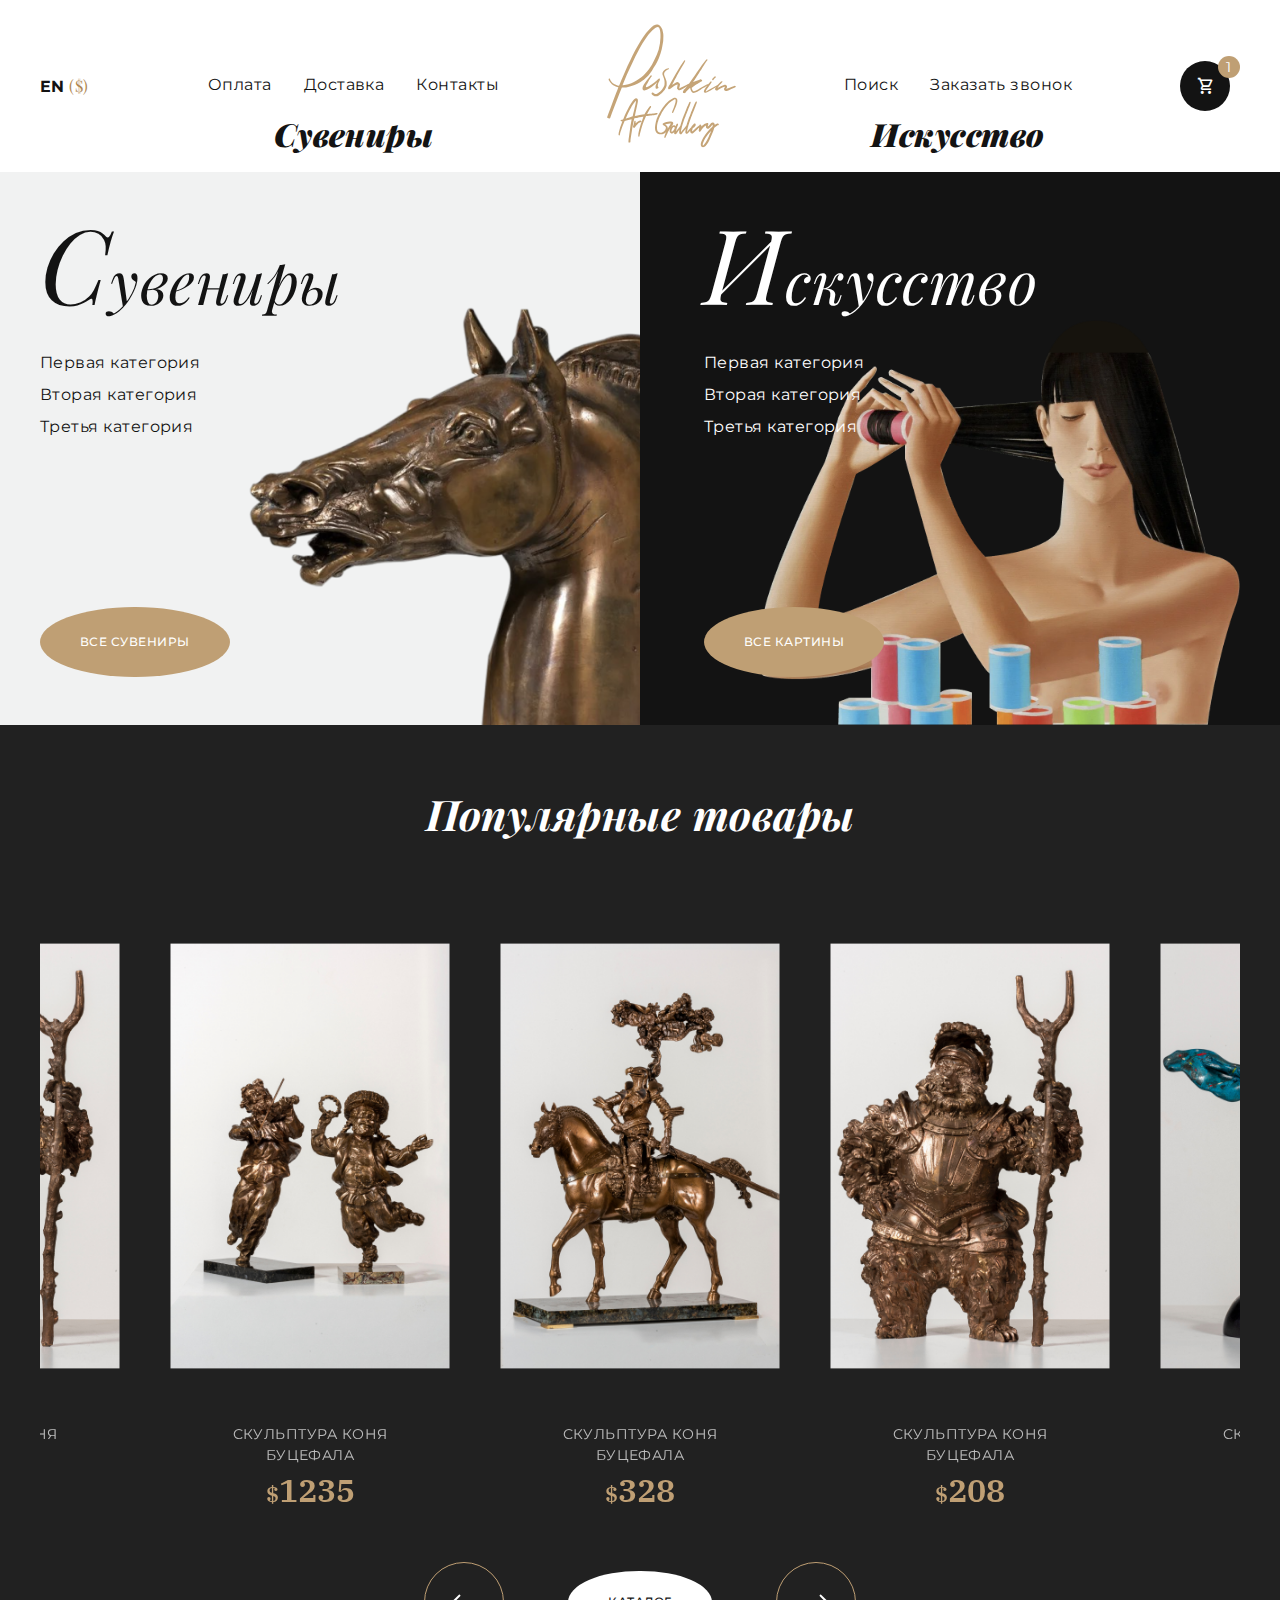
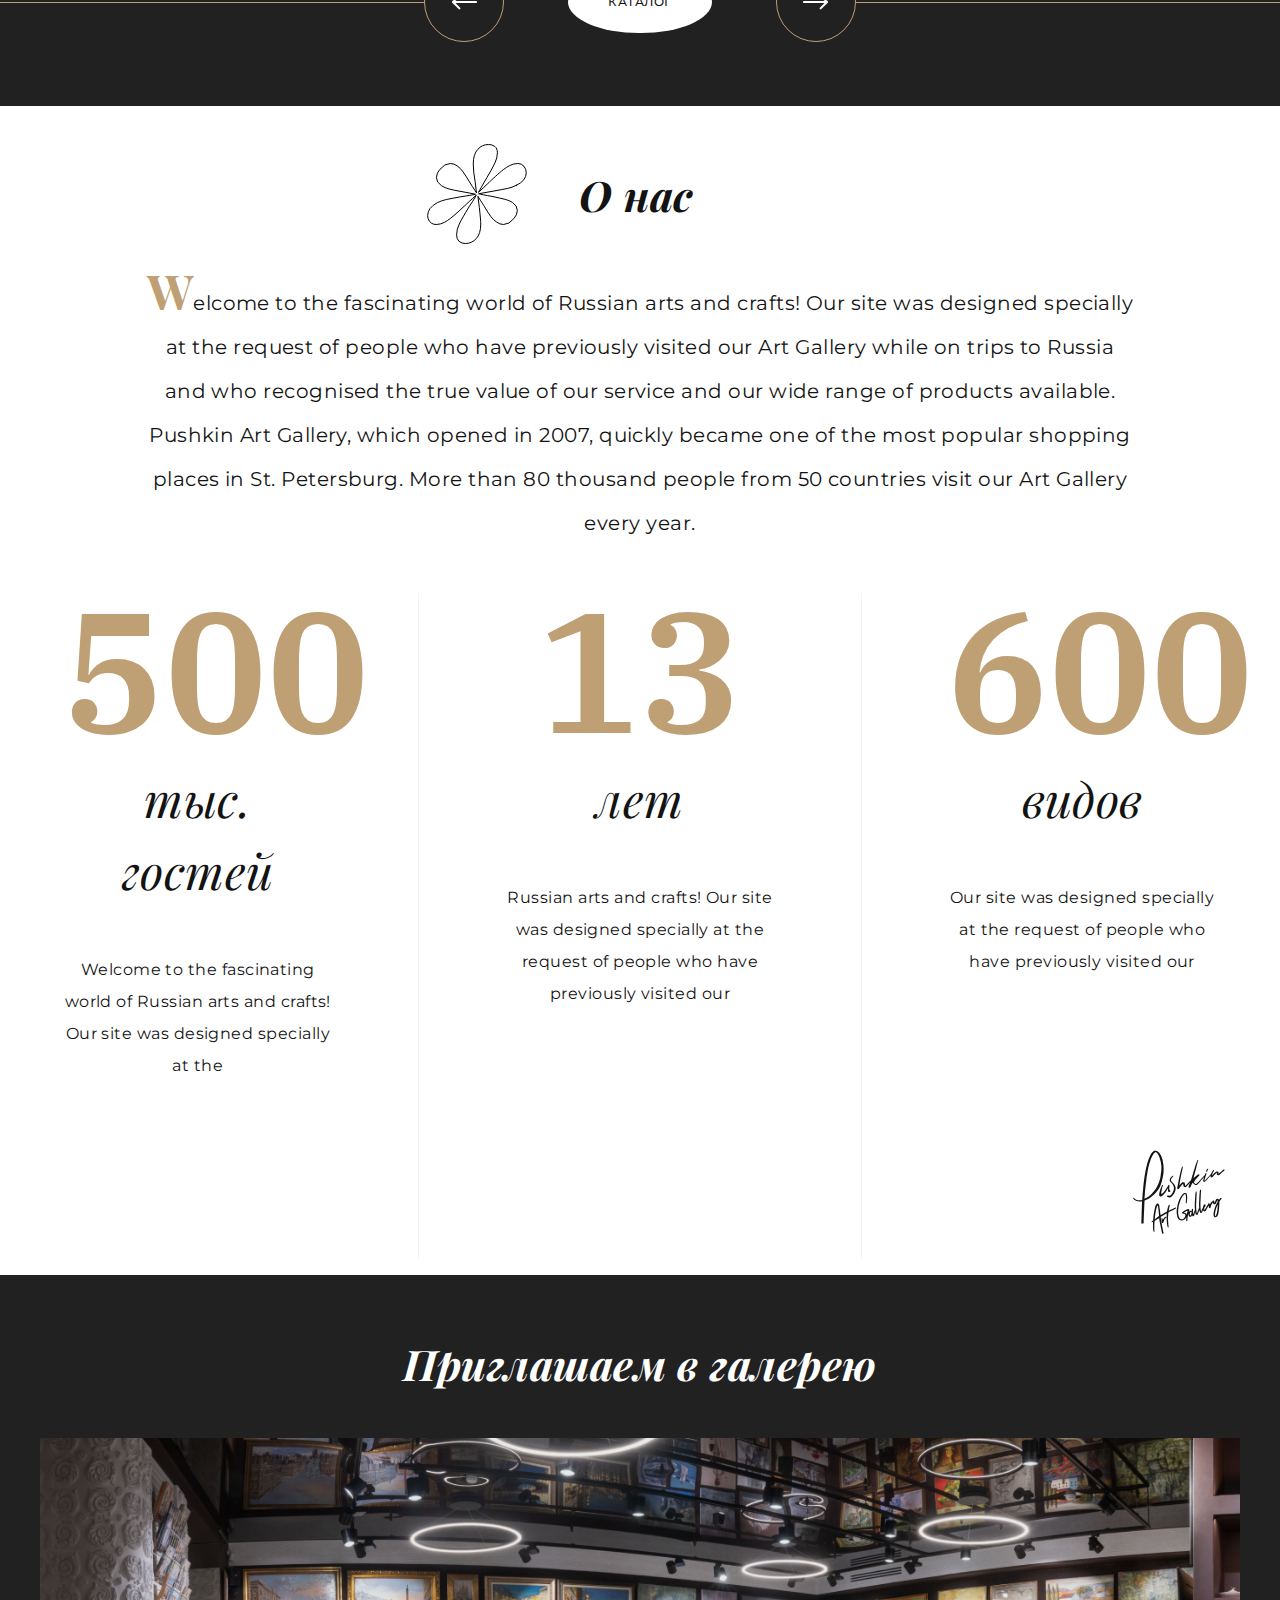
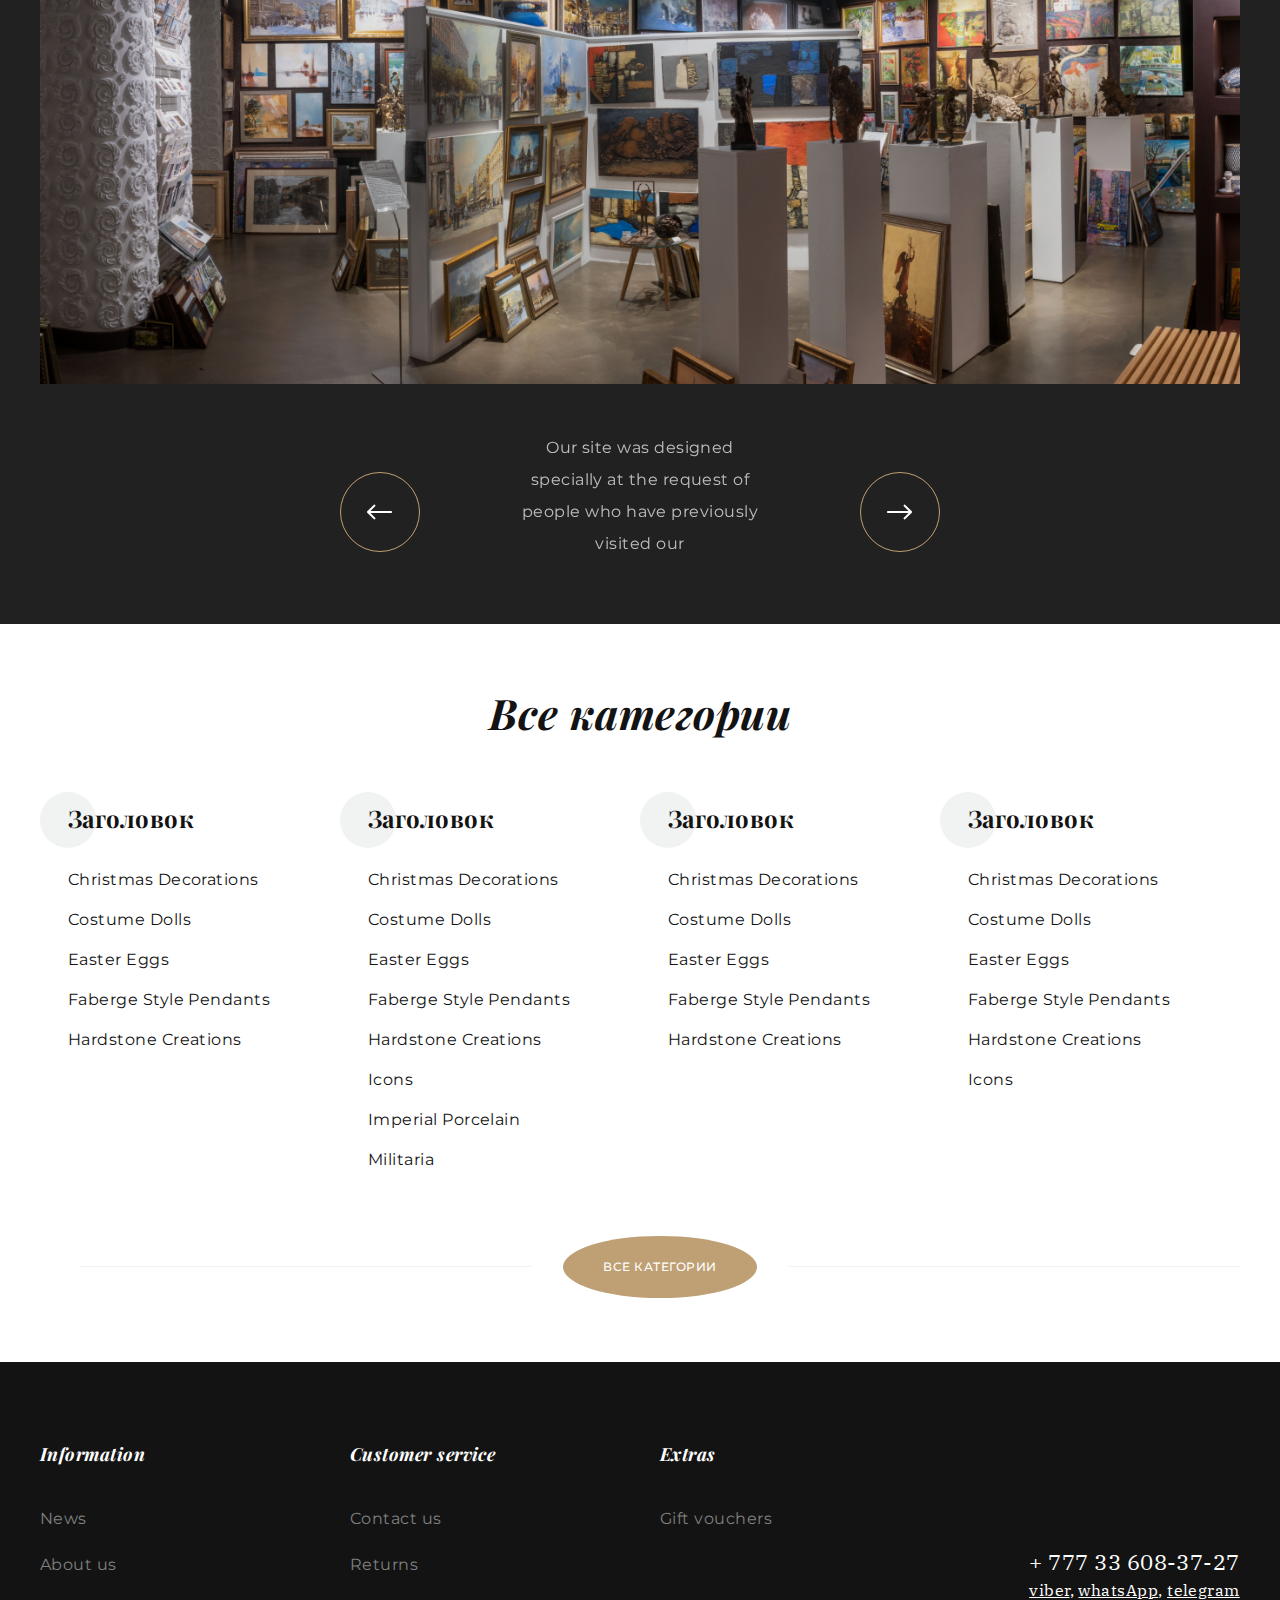
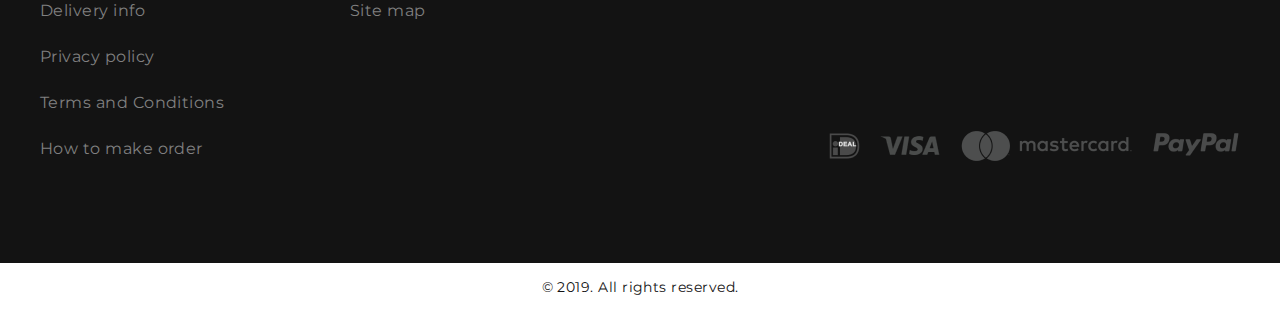
<file: index.html>
<!DOCTYPE html>
<html lang="en">
  <head>
    <title>Pushkin Art</title>
    <meta charset="utf-8"/>
    <meta name="description" content="Pushkin Art"/>
    <meta http-equiv="X-UA-Compatible" content="IE=edge"/>
    <meta name="viewport" content="width=device-width, initial-scale=1"/>
    <link href="https://fonts.googleapis.com/css?family=IBM+Plex+Serif:100,100i,200,200i,300,300i,400,400i,500,500i,600,600i,700,700i|Montserrat:100,100i,200,200i,300,300i,400,400i,500,500i,600,600i,700,700i,800,800i,900,900i|Playfair+Display:400,400i,500,500i,600,600i,700,700i,800,800i,900,900i&amp;display=swap&amp;subset=cyrillic,cyrillic-ext,latin-ext" rel="stylesheet"/>
    <link rel="stylesheet" href="css/main.css"/>
  </head>
  <body>
    <!-- header-->
    <div class="header">
      <div class="uk-container uk-container-large">
        <div class="header__main">
          <div class="header__burger uk-hidden@m" uk-toggle="target: #mobileMenu"><i class="icon-burger"></i></div><a class="header__language uk-visible@m" href="#"><b>En</b>
            <span>($)</span></a>
          <div class="header__menu uk-visible@m">
            <div class="header__menuTop"><a href="#">Оплата</a><a href="#">Доставка</a><a href="#">Контакты</a></div>
            <h3 class="uk-h2"><a href="souvenirs.html">Cувениры</a></h3>
          </div><a class="header__logo" href="/"><img src="img/logo.svg" alt=""/></a>
          <div class="header__menu uk-visible@m">
            <div class="header__menuTop"><a href="#" uk-toggle="target: #search">Поиск</a><a href="#" uk-toggle="target: #call">Заказать звонок</a></div>
            <h3 class="uk-h2"><a href="art.html">Искусство</a></h3>
          </div>
          <div class="header__cart"><a class="uk-button uk-button-secondary uk-border-circle" href="#" uk-toggle="target: #cart"><i class="icon-cart"></i></a><small class="uk-badge uk-position-top-right">1</small></div>
        </div>
      </div>
    </div>
    <!--./ header-->
    <!-- banners-->
    <section class="banners">
      <div class="uk-container uk-container-large">
        <div class="uk-grid uk-grid-collapse uk-flex-stretch">
          <div class="uk-width-1-2@m">
            <div class="banner banner__grey"><img class="banner__img uk-position-bottom-right" src="img/temp/banner1.png" alt=""/>
              <h2 class="banner__title">Сувениры</h2>
              <ul class="banner__nav uk-visible@s">
                <li><a href="souvenirs.html">Первая категория</a></li>
                <li><a href="souvenirs.html">Вторая категория</a></li>
                <li><a href="souvenirs.html">Третья категория</a></li>
              </ul><a class="uk-button uk-button-large uk-button-primary uk-border-circle" href="souvenirs.html" type="submit">Все сувениры</a>
            </div>
          </div>
          <div class="uk-width-1-2@m">
            <div class="banner banner__black"><img class="banner__img uk-position-bottom-right" src="img/temp/banner2.png" alt=""/>
              <h2 class="banner__title">Искусство</h2>
              <ul class="banner__nav uk-visible@s">
                <li><a href="art.html">Первая категория</a></li>
                <li><a href="art.html">Вторая категория</a></li>
                <li><a href="art.html">Третья категория</a></li>
              </ul><a class="uk-button uk-button-large uk-button-primary uk-border-circle" href="art.html" type="submit">Все картины</a>
            </div>
          </div>
        </div>
      </div>
    </section>
    <!--./ banners-->
    <!-- popular product-->
    <section class="section uk-background-secondary uk-light uk-overflow-hidden">
      <div class="uk-container uk-container-large">
        <div class="section__title">
          <h1>Популярные товары</h1>
        </div>
        <div class="poproduct" uk-slider="center: true">
          <div class="uk-slider-container">
            <ul class="uk-grid uk-grid-medium uk-slider-items">
              <li class="poproduct__item">
                <div class="poproduct__itemImg"><img src="img/temp/poproduct1.png" alt=""/></div>
                <div class="poproduct__itemInfo">
                  <div class="poproduct__itemTitle">Скульптура коня Буцефала</div>
                  <div class="poproduct__itemCost"><span>$</span><span>328</span></div>
                </div>
              </li>
              <li class="poproduct__item">
                <div class="poproduct__itemImg"><img src="img/temp/poproduct3.png" alt=""/></div>
                <div class="poproduct__itemInfo">
                  <div class="poproduct__itemTitle">Скульптура коня Буцефала</div>
                  <div class="poproduct__itemCost"><span>$</span><span>208</span></div>
                </div>
              </li>
              <li class="poproduct__item">
                <div class="poproduct__itemImg"><img src="img/temp/poproduct2.png" alt=""/></div>
                <div class="poproduct__itemInfo">
                  <div class="poproduct__itemTitle">Скульптура коня Буцефала</div>
                  <div class="poproduct__itemCost"><span>$</span><span>12248</span></div>
                </div>
              </li>
              <li class="poproduct__item">
                <div class="poproduct__itemImg"><img src="img/temp/poproduct3.png" alt=""/></div>
                <div class="poproduct__itemInfo">
                  <div class="poproduct__itemTitle">Скульптура коня Буцефала</div>
                  <div class="poproduct__itemCost"><span>$</span><span>3248</span></div>
                </div>
              </li>
              <li class="poproduct__item">
                <div class="poproduct__itemImg"><img src="img/temp/poproduct4.png" alt=""/></div>
                <div class="poproduct__itemInfo">
                  <div class="poproduct__itemTitle">Скульптура коня Буцефала</div>
                  <div class="poproduct__itemCost"><span>$</span><span>1235</span></div>
                </div>
              </li>
              <li class="poproduct__item">
                <div class="poproduct__itemImg"><img src="img/temp/poproduct1.png" alt=""/></div>
                <div class="poproduct__itemInfo">
                  <div class="poproduct__itemTitle">Скульптура коня Буцефала</div>
                  <div class="poproduct__itemCost"><span>$</span><span>328</span></div>
                </div>
              </li>
              <li class="poproduct__item">
                <div class="poproduct__itemImg"><img src="img/temp/poproduct3.png" alt=""/></div>
                <div class="poproduct__itemInfo">
                  <div class="poproduct__itemTitle">Скульптура коня Буцефала</div>
                  <div class="poproduct__itemCost"><span>$</span><span>208</span></div>
                </div>
              </li>
              <li class="poproduct__item">
                <div class="poproduct__itemImg"><img src="img/temp/poproduct2.png" alt=""/></div>
                <div class="poproduct__itemInfo">
                  <div class="poproduct__itemTitle">Скульптура коня Буцефала</div>
                  <div class="poproduct__itemCost"><span>$</span><span>12248</span></div>
                </div>
              </li>
              <li class="poproduct__item">
                <div class="poproduct__itemImg"><img src="img/temp/poproduct3.png" alt=""/></div>
                <div class="poproduct__itemInfo">
                  <div class="poproduct__itemTitle">Скульптура коня Буцефала</div>
                  <div class="poproduct__itemCost"><span>$</span><span>3248</span></div>
                </div>
              </li>
              <li class="poproduct__item">
                <div class="poproduct__itemImg"><img src="img/temp/poproduct4.png" alt=""/></div>
                <div class="poproduct__itemInfo">
                  <div class="poproduct__itemTitle">Скульптура коня Буцефала</div>
                  <div class="poproduct__itemCost"><span>$</span><span>1235</span></div>
                </div>
              </li>
            </ul>
          </div>
          <div class="poproduct__nav"><a href="#" uk-slider-item="previous"><i class="icon-arrow-left"></i></a><a class="uk-button uk-button-default uk-border-circle" href="souvenirs.html">Каталог</a><a href="#" uk-slider-item="next"><i class="icon-arrow-right"></i></a></div>
        </div>
      </div>
    </section>
    <!--./ popular product-->
    <!-- about us-->
    <section class="section uk-overflow-hidden">
      <div class="uk-container uk-container-large">
        <div class="section__title">
          <h1 class="section__titleDecor">О нас</h1>
        </div>
        <div class="uk-grid uk-flex-center">
          <div class="uk-width-5-6">
            <p class="intro">Welcome to the fascinating world of Russian arts and crafts! Our site was designed specially at the request of people who have previously visited our Art Gallery while on trips to Russia and who recognised the true value of our service and our wide range of products available. Pushkin Art Gallery, which opened in 2007, quickly became one of the most popular shopping places in St. Petersburg. More than 80 thousand people from 50 countries visit our Art Gallery every year.</p>
          </div>
        </div>
        <div class="uk-grid uk-flex-around uk-margin-remove-top">
          <div class="uk-width-1-1 uk-width-1-4@m">
            <div class="achievement">
              <div class="achievement__title"><span>500</span>тыс. гостей</div>
              <div class="achievement__text">Welcome to the fascinating world of Russian arts and crafts! Our site was designed specially at the</div>
            </div>
          </div>
          <div class="divider-vertical uk-visible@m"></div>
          <div class="uk-width-1-1 uk-width-1-4@m">
            <div class="achievement">
              <div class="achievement__title"><span>13</span>лет</div>
              <div class="achievement__text">Russian arts and crafts! Our site was designed specially at the request of people who have previously visited our</div>
            </div>
          </div>
          <div class="divider-vertical uk-visible@m"></div>
          <div class="uk-width-1-1 uk-width-1-4@m">
            <div class="achievement">
              <div class="achievement__title"><span>600</span>видов</div>
              <div class="achievement__text">Our site was designed specially at the request of people who have previously visited our</div>
            </div>
          </div>
          <div class="signature"><img src="img/temp/signature.svg" alt=""/></div>
        </div>
      </div>
    </section>
    <!--./ about us-->
    <!-- invitation to gallery-->
    <section class="section uk-background-secondary uk-light">
      <div class="uk-container uk-container-large">
        <div class="section__title">
          <h1>Приглашаем в галерею</h1>
        </div>
        <div class="gallery" uk-slider="clsActivated: uk-transition-active">
          <div class="uk-slider-container">
            <ul class="uk-slider-items uk-child-width-1-1">
              <li class="gallery__item">
                <div class="gallery__itemImg"><img src="img/temp/gallery.png" alt=""/></div>
                <div class="gallery__itemInfo">
                  <div class="uk-transition-slide-fade">Our site was designed specially at the request of people who have previously visited our</div>
                </div>
              </li>
              <li class="gallery__item">
                <div class="gallery__itemImg"><img src="img/temp/gallery.png" alt=""/></div>
                <div class="gallery__itemInfo">
                  <div class="uk-transition-slide-fade">Lorem ipsum dolor sit amet, consectetur adipisicing elit. Molestiae nulla doloribus</div>
                </div>
              </li>
              <li class="gallery__item">
                <div class="gallery__itemImg"><img src="img/temp/gallery.png" alt=""/></div>
                <div class="gallery__itemInfo">
                  <div class="uk-transition-slide-fade">Fuga minima est error adipisci, porro amet debitis, totam, blanditiis</div>
                </div>
              </li>
            </ul>
          </div>
          <div class="gallery__nav"><a href="#" uk-slider-item="previous"><i class="icon-arrow-left"></i></a><a href="#" uk-slider-item="next"><i class="icon-arrow-right"></i></a></div>
        </div>
      </div>
    </section>
    <!--./ invitation to gallery-->
    <!-- all categories-->
    <section class="section">
      <div class="uk-container uk-container-large">
        <div class="section__title">
          <h1>Все категории</h1>
        </div>
        <div class="allcats">
          <div class="uk-grid uk-child-width-1-4@l">
            <ul uk-accordion="uk-accordion">
              <li class="allcats__box">
                <div class="allcats__title uk-accordion-title">
                  <h3>Заголовок</h3><i class="icon-chevron-bottom-big uk-position-right uk-hidden@s"></i>
                </div>
                <ul class="uk-accordion-content uk-grid uk-grid-collapse uk-child-width-1-1@l uk-child-width-1-3@s">
                  <li><a href="#">Christmas Decorations</a></li>
                  <li><a href="#">Costume Dolls</a></li>
                  <li><a href="#">Easter Eggs</a></li>
                  <li><a href="#">Faberge Style Pendants</a></li>
                  <li><a href="#">Hardstone Creations</a></li>
                </ul>
              </li>
            </ul>
            <ul uk-accordion="uk-accordion">
              <li class="allcats__box">
                <div class="allcats__title uk-accordion-title">
                  <h3>Заголовок</h3><i class="icon-chevron-bottom-big uk-position-right uk-hidden@s"></i>
                </div>
                <ul class="uk-accordion-content uk-grid uk-grid-collapse uk-child-width-1-1@l uk-child-width-1-3@s">
                  <li><a href="#">Christmas Decorations</a></li>
                  <li><a href="#">Costume Dolls</a></li>
                  <li><a href="#">Easter Eggs</a></li>
                  <li><a href="#">Faberge Style Pendants</a></li>
                  <li><a href="#">Hardstone Creations</a></li>
                  <li><a href="#">Icons</a></li>
                  <li><a href="#">Imperial Porcelain</a></li>
                  <li><a href="#">Militaria</a></li>
                </ul>
              </li>
            </ul>
            <ul uk-accordion="uk-accordion">
              <li class="allcats__box">
                <div class="allcats__title uk-accordion-title">
                  <h3>Заголовок</h3><i class="icon-chevron-bottom-big uk-position-right uk-hidden@s"></i>
                </div>
                <ul class="uk-accordion-content uk-grid uk-grid-collapse uk-child-width-1-1@l uk-child-width-1-3@s">
                  <li><a href="#">Christmas Decorations</a></li>
                  <li><a href="#">Costume Dolls</a></li>
                  <li><a href="#">Easter Eggs</a></li>
                  <li><a href="#">Faberge Style Pendants</a></li>
                  <li><a href="#">Hardstone Creations</a></li>
                </ul>
              </li>
            </ul>
            <ul uk-accordion="uk-accordion">
              <li class="allcats__box">
                <div class="allcats__title uk-accordion-title">
                  <h3>Заголовок</h3><i class="icon-chevron-bottom-big uk-position-right uk-hidden@s"></i>
                </div>
                <ul class="uk-accordion-content uk-grid uk-grid-collapse uk-child-width-1-1@l uk-child-width-1-3@s">
                  <li><a href="#">Christmas Decorations</a></li>
                  <li><a href="#">Costume Dolls</a></li>
                  <li><a href="#">Easter Eggs</a></li>
                  <li><a href="#">Faberge Style Pendants</a></li>
                  <li><a href="#">Hardstone Creations</a></li>
                  <li><a href="#">Icons</a></li>
                </ul>
              </li>
            </ul>
          </div>
          <div class="allcats__btn">
            <div></div><a class="uk-button uk-button-primary uk-border-circle" href="#">Все категории</a>
            <div></div>
          </div>
        </div>
      </div>
    </section>
    <!--./ all categories-->
    <!-- footer-->
    <div class="footer">
      <div class="footer__top">
        <div class="uk-container uk-container-large">
          <div class="uk-grid">
            <div class="uk-width-1-3@s uk-width-1-4@m">
              <ul class="footer__menu" uk-accordion="uk-accordion">
                <li>
                  <h4 class="uk-accordion-title">Information<i class="icon-chevron-bottom-big uk-position-right uk-hidden@s"></i></h4>
                  <ul class="uk-accordion-content">
                    <li><a href="#">News</a></li>
                    <li><a href="#">About us</a></li>
                    <li><a href="#">Delivery info</a></li>
                    <li><a href="#">Privacy policy</a></li>
                    <li><a href="#">Terms and Conditions</a></li>
                    <li><a href="#">How to make order</a></li>
                  </ul>
                </li>
              </ul>
            </div>
            <div class="uk-width-1-3@s uk-width-1-4@m">
              <ul class="footer__menu" uk-accordion="uk-accordion">
                <li>
                  <h4 class="uk-accordion-title">Customer service<i class="icon-chevron-bottom-big uk-position-right uk-hidden@s"></i></h4>
                  <ul class="uk-accordion-content">
                    <li><a href="#">Contact us</a></li>
                    <li><a href="#">Returns</a></li>
                    <li><a href="#">Site map</a></li>
                  </ul>
                </li>
              </ul>
            </div>
            <div class="uk-width-1-3@s uk-width-1-6@m">
              <ul class="footer__menu" uk-accordion="uk-accordion">
                <li>
                  <h4 class="uk-accordion-title">Extras<i class="icon-chevron-bottom-big uk-position-right uk-hidden@s"></i></h4>
                  <ul class="uk-accordion-content">
                    <li><a href="#">Gift vouchers</a></li>
                  </ul>
                </li>
              </ul>
            </div>
            <div class="uk-flex uk-flex-column uk-flex-bottom uk-flex-center uk-width-1-1@s uk-width-1-3@m">
              <div class="footer__contacts"><a class="footer__phone" href="tel: +777336083727">+ 777 33 608-37-27</a>
                <div class="footer__social"><a href="#">viber</a>,
                  <a href="#">whatsApp</a>,
                  <a href="#">telegram</a>
                </div>
              </div>
              <div class="footer__payment"><img src="img/ideal.png" alt=""/><img src="img/visa.png" alt=""/><img src="img/mastercard.png" alt=""/><img src="img/paypal.png" alt=""/></div>
            </div>
          </div>
        </div>
      </div>
      <div class="footer__copyright">
        <div class="uk-container uk-container-large"><span>© 2019. All rights reserved.</span></div>
      </div>
    </div>
    <!--./ footer-->
    <!-- modal-->
    <div class="uk-modal-full burgerToggle" id="mobileMenu" uk-modal="uk-modal">
      <div class="uk-modal-dialog">
        <div class="mobileMenu">
          <div class="uk-container uk-container-large">
            <div class="mobileMenu__topBlock">
              <div><a class="uk-h2" href="#">Cувениры</a></div>
              <div><a class="uk-h2" href="#">Искусство</a></div>
            </div>
            <hr/>
            <div class="mobileMenu__block">
              <div><a href="#" uk-toggle="target: #search">Поиск</a></div>
              <div><a href="#" uk-toggle="target: #call">Заказать звонок</a></div>
            </div>
            <div class="mobileMenu__block">
              <div><a href="#">Оплата</a></div>
              <div><a href="#">Доставка</a></div>
              <div><a href="#">Контакты</a></div>
            </div>
            <div class="mobileMenu__language"><b>En</b>
              <span>($)</span>
            </div>
          </div>
        </div>
      </div>
    </div>
    <div class="uk-modal-full" id="search" uk-modal="uk-modal">
      <div class="uk-modal-dialog">
        <div class="uk-modal-body">
          <div class="uk-container uk-container-large">
            <div class="uk-grid uk-flex-center">
              <div class="uk-width-1-1">
                <button class="uk-modal-close-default uk-close-large" type="button" uk-close="uk-close"></button>
              </div>
              <div class="uk-width-1-1 uk-width-3-4@s">
                <form class="uk-search uk-width-1-1"><a class="uk-search-icon-flip" href="" uk-search-icon=""></a>
                  <input class="uk-search-input" type="search" placeholder="ПОИСК"/>
                </form>
              </div>
            </div>
          </div>
        </div>
      </div>
    </div>
    <div id="costrequest" uk-modal="uk-modal">
      <div class="uk-modal-dialog uk-margin-auto-vertical uk-border-rounded">
        <div class="uk-modal-body">
          <button class="uk-modal-close-default uk-close-large" type="button" uk-close="uk-close"></button>
          <div class="uk-container uk-container-large">
            <h3 class="uk-h2 uk-text-center">Запросить стоимость</h3>
            <form class="uk-margin-auto uk-width-3-4@m" action="#" method="POST">
              <div class="uk-margin">
                <input class="uk-input" name="Имя" type="text" placeholder="Имя Фамилия" required=""/>
              </div>
              <div class="uk-margin">
                <input class="phone uk-input" name="Телефон" type="tel" placeholder="+375(__) ___-__-__" minlength="9" maxlength="18" required=""/>
              </div>
              <div class="uk-margin">
                <input class="uk-checkbox" id="check3" type="checkbox" checked="" value="да"/>
                <label class="uk-text-small" for="check1">
                   Отправляя сообщение вы даете согласие на обработку
                  
                  <a href="#">персональных данных</a>
                </label>
              </div>
              <div class="uk-margin uk-text-center">
                <button class="uk-button uk-button-large uk-button-primary uk-border-circle" type="submit">Запросить</button>
              </div>
            </form>
          </div>
        </div>
      </div>
    </div>
    <div id="call" uk-modal="uk-modal">
      <div class="uk-modal-dialog uk-margin-auto-vertical uk-border-rounded">
        <div class="uk-modal-body">
          <button class="uk-modal-close-default uk-close-large" type="button" uk-close="uk-close"></button>
          <div class="uk-container uk-container-large">
            <h3 class="uk-h2 uk-text-center">Заказать звонок</h3>
            <form class="uk-margin-auto uk-width-3-4@m" action="#" method="POST">
              <div class="uk-margin">
                <input class="uk-input" name="Имя" type="text" placeholder="Имя Фамилия" required=""/>
              </div>
              <div class="uk-margin">
                <input class="uk-input" name="E-mail" type="email" placeholder="Ваш e-mail" required=""/>
              </div>
              <div class="uk-margin">
                <input class="phone uk-input" name="Телефон" type="tel" placeholder="+375(__) ___-__-__" minlength="9" maxlength="18" required=""/>
              </div>
              <div class="uk-margin">
                <input class="uk-checkbox" id="check1" type="checkbox" checked="" value="да"/>
                <label class="uk-text-small" for="check1">
                   Отправляя сообщение вы даете согласие на обработку
                  
                  <a href="#">персональных данных</a>
                </label>
              </div>
              <div class="uk-margin uk-text-center">
                <button class="uk-button uk-button-large uk-button-primary uk-border-circle" type="submit">Запросить</button>
              </div>
            </form>
          </div>
        </div>
      </div>
    </div>
    <div class="cart uk-modal" id="cart" uk-modal="uk-modal">
      <div class="uk-modal-dialog uk-margin-auto-vertical uk-border-rounded">
        <div class="uk-modal-body">
          <div class="uk-container uk-container-large">
            <form action="payment.html">
              <button class="uk-modal-close-default uk-close-large" type="button" uk-close="uk-close"></button>
              <h3 class="uk-h2 uk-text-left@m uk-text-center">Корзина</h3>
              <div uk-overflow-auto="uk-overflow-auto">
                <div class="cart__body">
                  <div class="cart__product">
                    <div class="cart__productImg"><img src="img/temp/poproduct1.png" alt=""/></div>
                    <div class="cart__productInfo">
                      <div class="cart__productTitle">Скульптура коня Буцефала</div>
                      <div class="cart__productText">Pavel Shevchenko, «Babylon Bull», bronze, 2010 7,65кг, 39-24-14см</div>
                      <div class="cart__productControls">
                        <div class="plusminus cart__productCount">
                          <button class="minus uk-button" type="button"><i class="icon-minus"></i></button>
                          <input type="text" size="2" value="1" disabled="disabled"/>
                          <button class="plus uk-button" type="button"><i class="icon-plus"></i></button>
                        </div><a class="cart__productBtn" href="#">Remove</a>
                      </div>
                    </div>
                  </div>
                  <div class="cart__product">
                    <div class="cart__productImg"><img src="img/temp/poproduct2.png" alt=""/></div>
                    <div class="cart__productInfo">
                      <div class="cart__productTitle">Скульптура коня Буцефала</div>
                      <div class="cart__productText">Pavel Shevchenko, «Babylon Bull», bronze, 2010 7,65кг, 39-24-14см</div>
                      <div class="cart__productControls">
                        <div class="plusminus cart__productCount">
                          <button class="minus uk-button" type="button"><i class="icon-minus"></i></button>
                          <input type="text" size="2" value="1" disabled="disabled"/>
                          <button class="plus uk-button" type="button"><i class="icon-plus"></i></button>
                        </div><a class="cart__productBtn" href="#">Remove</a>
                      </div>
                    </div>
                  </div>
                  <div class="cart__product">
                    <div class="cart__productImg"><img src="img/temp/poproduct3.png" alt=""/></div>
                    <div class="cart__productInfo">
                      <div class="cart__productTitle">Скульптура коня Буцефала</div>
                      <div class="cart__productText">Pavel Shevchenko, «Babylon Bull», bronze, 2010 7,65кг, 39-24-14см</div>
                      <div class="cart__productControls">
                        <div class="plusminus cart__productCount">
                          <button class="minus uk-button" type="button"><i class="icon-minus"></i></button>
                          <input type="text" size="2" value="1" disabled="disabled"/>
                          <button class="plus uk-button" type="button"><i class="icon-plus"></i></button>
                        </div><a class="cart__productBtn" href="#">Remove</a>
                      </div>
                    </div>
                  </div>
                  <div class="cart__product">
                    <div class="cart__productImg"><img src="img/temp/poproduct4.png" alt=""/></div>
                    <div class="cart__productInfo">
                      <div class="cart__productTitle">Скульптура коня Буцефала</div>
                      <div class="cart__productText">Pavel Shevchenko, «Babylon Bull», bronze, 2010 7,65кг, 39-24-14см</div>
                      <div class="cart__productControls">
                        <div class="plusminus cart__productCount">
                          <button class="minus uk-button" type="button"><i class="icon-minus"></i></button>
                          <input type="text" size="2" value="1" disabled="disabled"/>
                          <button class="plus uk-button" type="button"><i class="icon-plus"></i></button>
                        </div><a class="cart__productBtn" href="#">Remove</a>
                      </div>
                    </div>
                  </div>
                </div>
              </div>
              <div class="cart__footer">
                <div class="cart__footerInfo"><b>Всего:</b>
                  <div class="cart__footerCost"><span>$</span><span>3248</span></div>
                </div>
                <button class="uk-button uk-button-secondary" type="submit">Checkout</button>
              </div>
            </form>
          </div>
        </div>
      </div>
    </div>
    <!--./ modal-->
    <!--scripts-->
    <script src="js/uikit.min.js"></script>
    <script src="js/imask.min.js"></script>
    <script src="js/main.min.js"></script>
    <!--./ scripts-->
  </body>
</html>
</file>
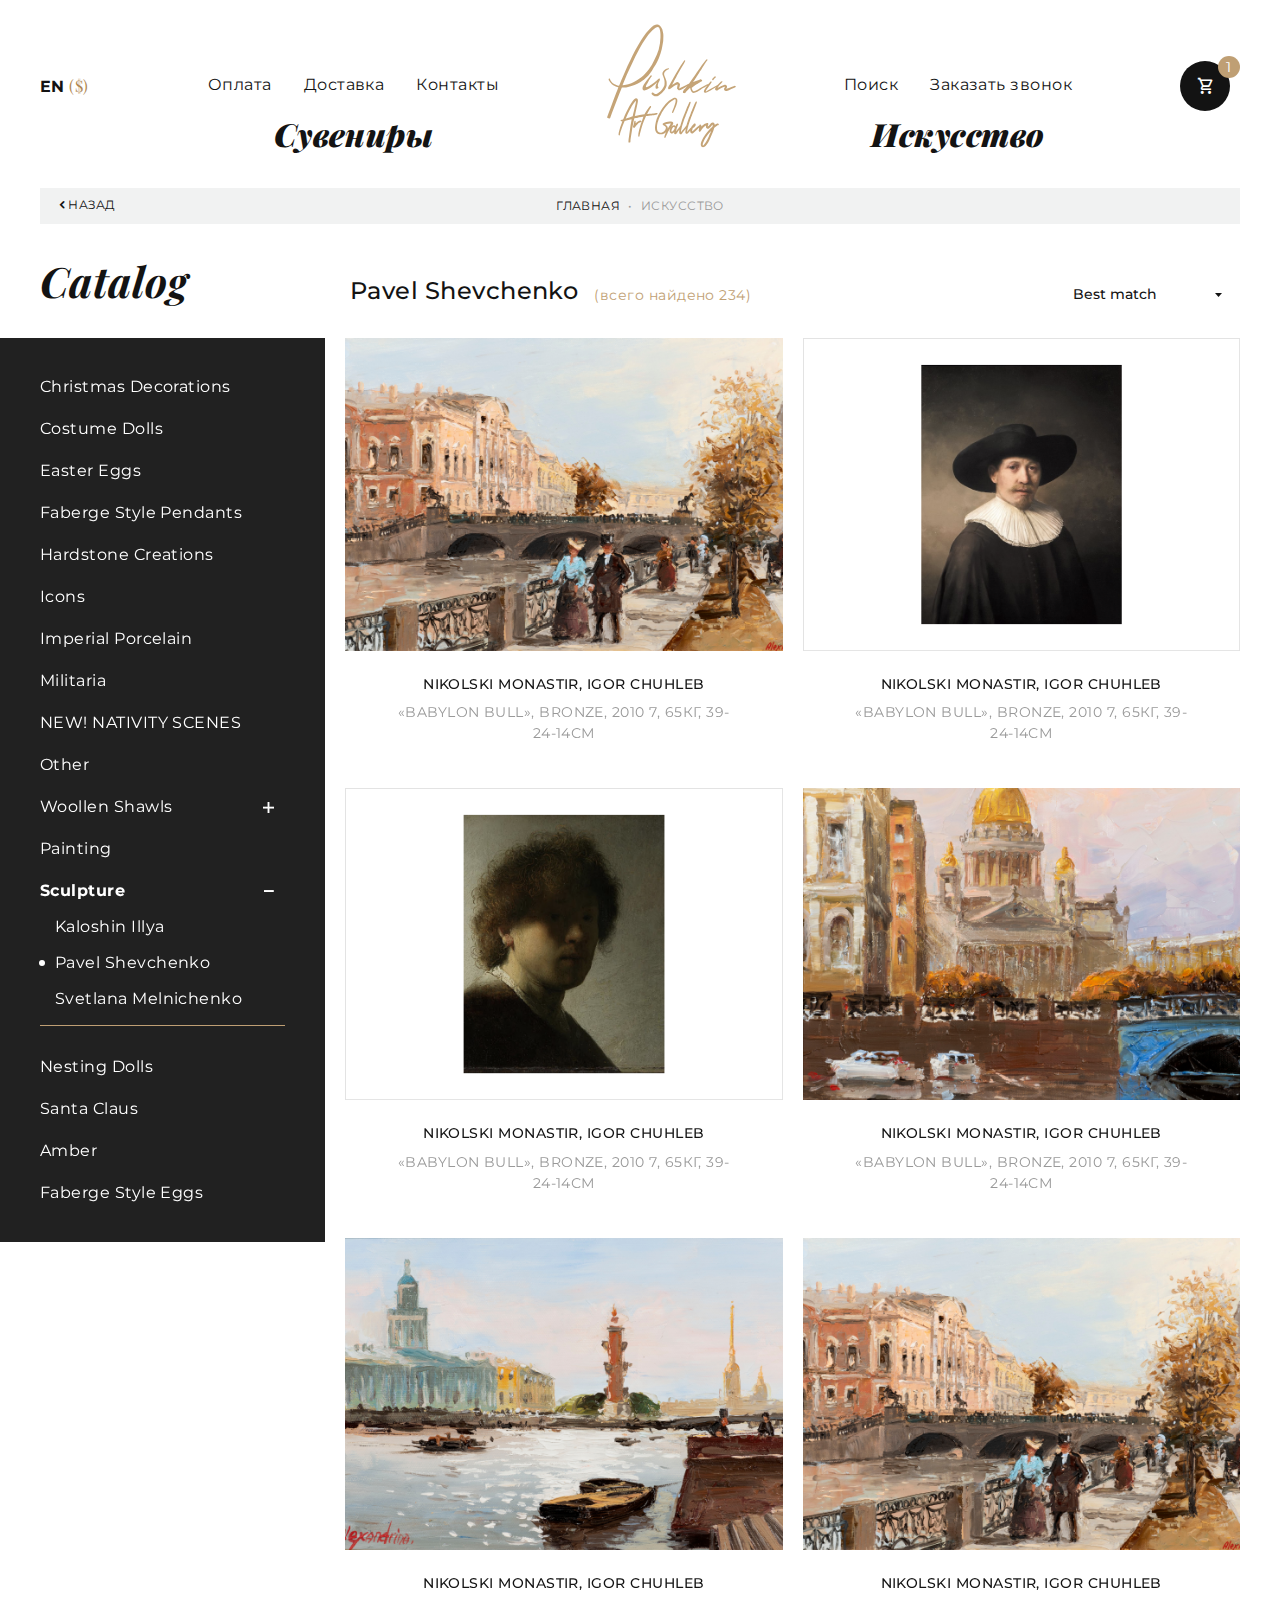
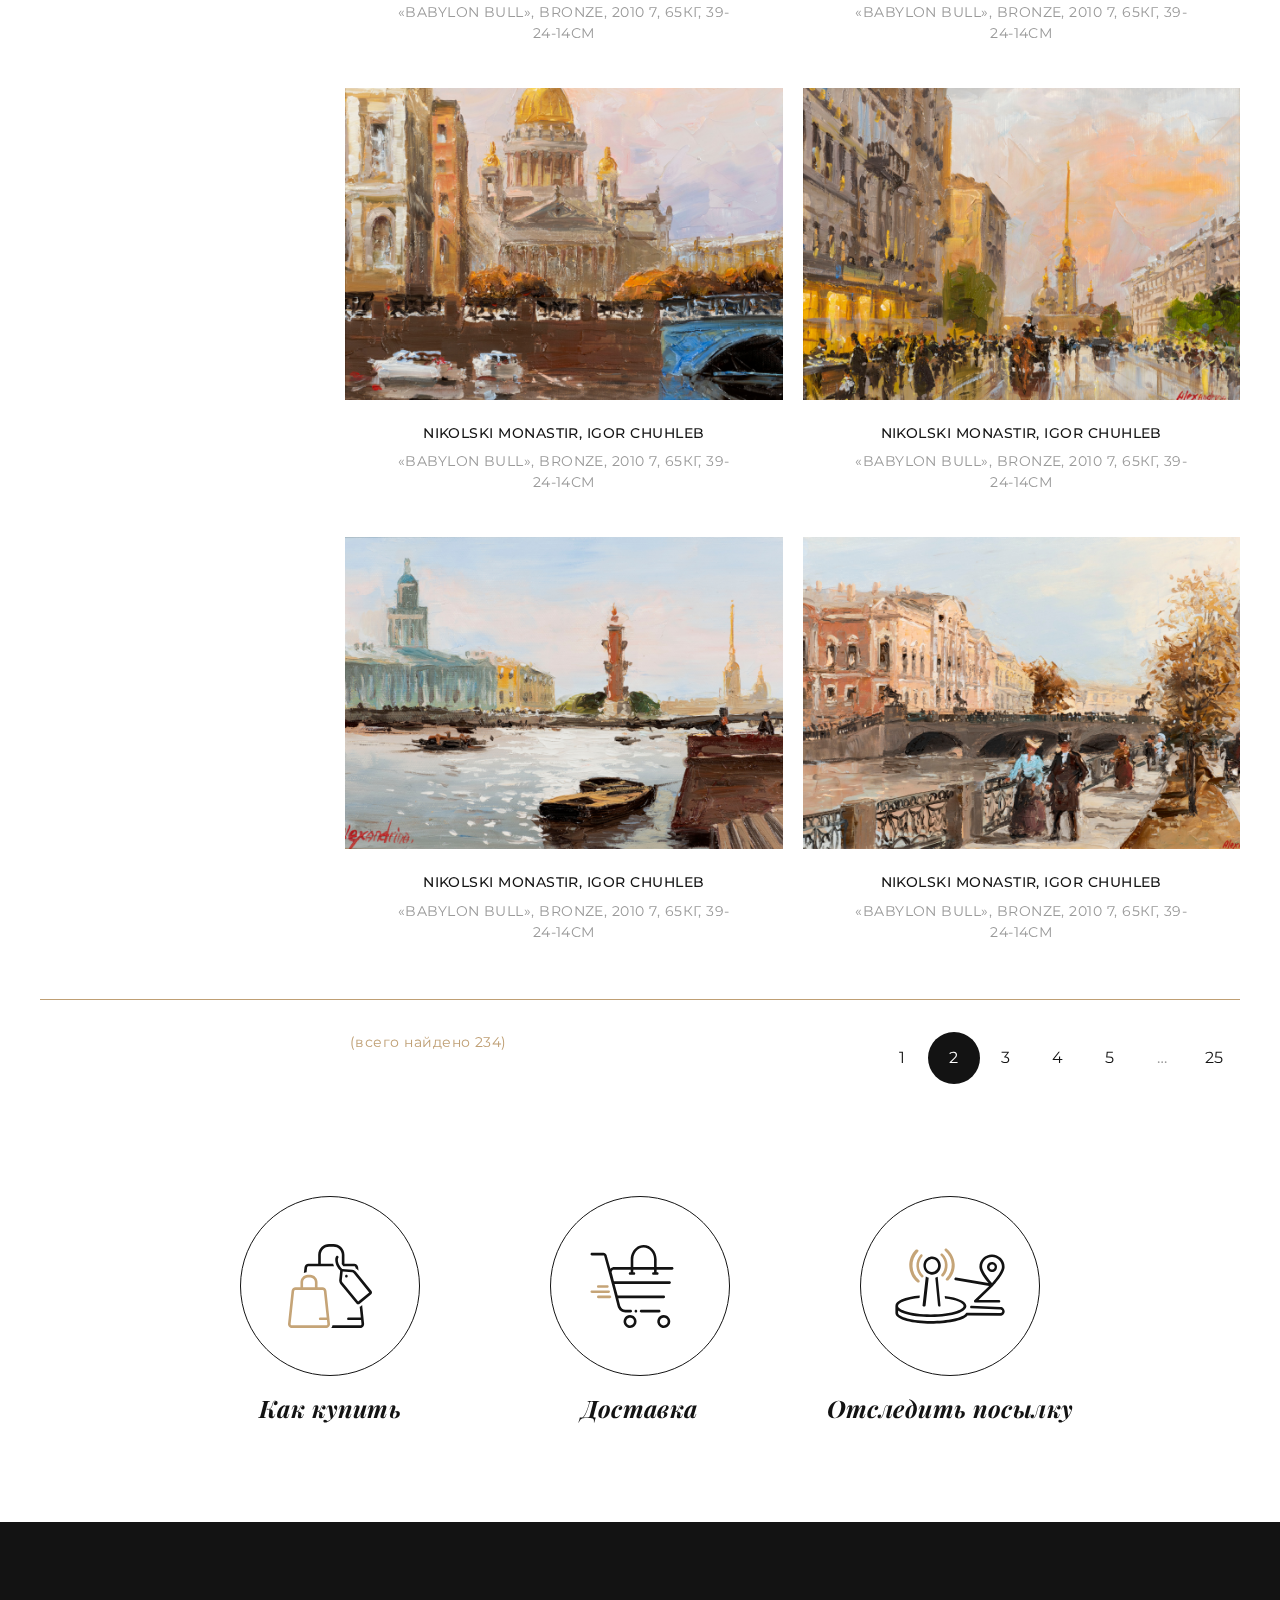
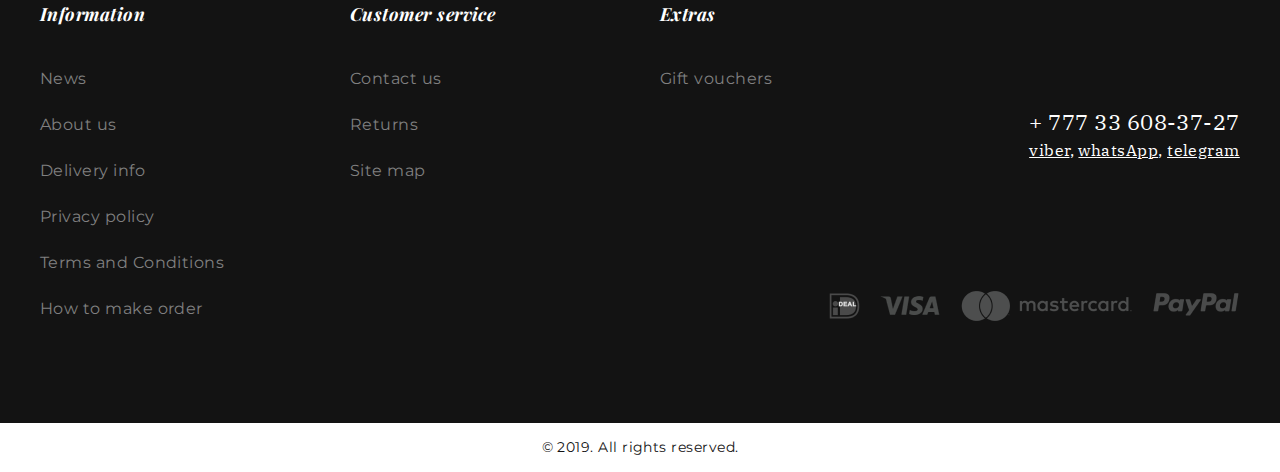
<file: art.html>
<!DOCTYPE html>
<html lang="en">
  <head>
    <title>Pushkin Art</title>
    <meta charset="utf-8"/>
    <meta name="description" content="Pushkin Art"/>
    <meta http-equiv="X-UA-Compatible" content="IE=edge"/>
    <meta name="viewport" content="width=device-width, initial-scale=1"/>
    <link href="https://fonts.googleapis.com/css?family=IBM+Plex+Serif:100,100i,200,200i,300,300i,400,400i,500,500i,600,600i,700,700i|Montserrat:100,100i,200,200i,300,300i,400,400i,500,500i,600,600i,700,700i,800,800i,900,900i|Playfair+Display:400,400i,500,500i,600,600i,700,700i,800,800i,900,900i&amp;display=swap&amp;subset=cyrillic,cyrillic-ext,latin-ext" rel="stylesheet"/>
    <link rel="stylesheet" href="css/main.css"/>
  </head>
  <body>
    <!-- header-->
    <div class="header">
      <div class="uk-container uk-container-large">
        <div class="header__main">
          <div class="header__burger uk-hidden@m" uk-toggle="target: #mobileMenu"><i class="icon-burger"></i></div><a class="header__language uk-visible@m" href="#"><b>En</b>
            <span>($)</span></a>
          <div class="header__menu uk-visible@m">
            <div class="header__menuTop"><a href="#">Оплата</a><a href="#">Доставка</a><a href="#">Контакты</a></div>
            <h3 class="uk-h2"><a href="souvenirs.html">Cувениры</a></h3>
          </div><a class="header__logo" href="/"><img src="img/logo.svg" alt=""/></a>
          <div class="header__menu uk-visible@m">
            <div class="header__menuTop"><a href="#" uk-toggle="target: #search">Поиск</a><a href="#" uk-toggle="target: #call">Заказать звонок</a></div>
            <h3 class="uk-h2"><a href="art.html">Искусство</a></h3>
          </div>
          <div class="header__cart"><a class="uk-button uk-button-secondary uk-border-circle" href="#" uk-toggle="target: #cart"><i class="icon-cart"></i></a><small class="uk-badge uk-position-top-right">1</small></div>
        </div>
      </div>
    </div>
    <!--./ header-->
    <!-- art-->
    <section>
      <div class="uk-container uk-container-large">
        <div class="breadcrumb uk-visible@m"><a class="breadcrumb__back" href="#"><i class="icon-chevron-left"></i>Назад</a>
          <ul class="uk-breadcrumb">
            <li><a href="index.html">Главная</a></li>
            <li><span>Искусство</span></li>
          </ul>
        </div>
        <div class="catalog">
          <div class="catalog__header">
            <div class="uk-grid uk-flex-bottom">
              <div class="uk-width-1-4@m">
                <div class="catalog__title">
                  <h1>Catalog</h1>
                </div>
              </div>
              <div class="uk-width-3-4@m">
                <div class="catalog__info">
                  <div class="catalog__infoAuthor">
                    <h2>Pavel Shevchenko</h2>
                    <div class="catalog__searching uk-visible@s">(<span class="uk-visible@m">всего найдено</span> 234)</div>
                  </div>
                  <div class="catalog__infoBtn"><a class="uk-hidden@m uk-button uk-button-small uk-button-primary uk-border-pill" href="#" uk-toggle="target: #menucats; animation: uk-animation-fade; media: @m">категории</a>
                    <div class="catalog__infoFilter uk-border-pill">
                      <select class="uk-select uk-form-small uk-border-pill">
                        <option>Best match</option>
                        <option>Newest list</option>
                        <option>Price: high to low</option>
                        <option>Price: low to high</option>
                      </select>
                    </div>
                  </div>
                  <ul class="uk-nav-parent-icon uk-hidden@m" id="menucats" uk-nav="uk-nav" hidden="hidden">
                    <li><a href="#">Christmas Decorations</a></li>
                    <li><a href="#">Costume Dolls</a></li>
                    <li><a href="#">Easter Eggs</a></li>
                    <li><a href="#">Faberge Style Pendants</a></li>
                    <li><a href="#">Hardstone Creations</a></li>
                    <li><a href="#">Icons</a></li>
                    <li><a href="#">Imperial Porcelain</a></li>
                    <li><a href="#">Militaria</a></li>
                    <li><a href="#">NEW! NATIVITY SCENES</a></li>
                    <li><a href="#">Other</a></li>
                    <li class="uk-parent"><a href="#">Woollen Shawls</a>
                      <ul class="uk-nav-sub">
                        <li><a href="#">Kaloshin Illya</a></li>
                        <li><a href="#">Pavel Shevchenko</a></li>
                        <li><a href="#">Svetlana Melnichenko</a></li>
                      </ul>
                    </li>
                    <li><a href="#">Painting</a></li>
                    <li class="uk-parent uk-open"><a href="#">Sculpture</a>
                      <ul class="uk-nav-sub">
                        <li><a href="#">Kaloshin Illya</a></li>
                        <li class="uk-active"><a href="#">Pavel Shevchenko</a></li>
                        <li><a href="#">Svetlana Melnichenko</a></li>
                      </ul>
                    </li>
                    <li><a href="#">Nesting Dolls</a></li>
                    <li><a href="#">Santa Claus</a></li>
                    <li><a href="#">Amber</a></li>
                    <li><a href="#">Faberge Style Eggs</a></li>
                  </ul>
                </div>
              </div>
            </div>
          </div>
          <div class="catalog__body">
            <div class="uk-grid uk-grid-medium uk-flex-stretch">
              <div class="uk-width-1-3@m uk-width-1-4@l uk-visible@m">
                <div class="catalog__sidebar">
                  <ul class="uk-nav-parent-icon" uk-nav="uk-nav">
                    <li><a href="#">Christmas Decorations</a></li>
                    <li><a href="#">Costume Dolls</a></li>
                    <li><a href="#">Easter Eggs</a></li>
                    <li><a href="#">Faberge Style Pendants</a></li>
                    <li><a href="#">Hardstone Creations</a></li>
                    <li><a href="#">Icons</a></li>
                    <li><a href="#">Imperial Porcelain</a></li>
                    <li><a href="#">Militaria</a></li>
                    <li><a href="#">NEW! NATIVITY SCENES</a></li>
                    <li><a href="#">Other</a></li>
                    <li class="uk-parent"><a href="#">Woollen Shawls</a>
                      <ul class="uk-nav-sub">
                        <li><a href="#">Kaloshin Illya</a></li>
                        <li><a href="#">Pavel Shevchenko</a></li>
                        <li><a href="#">Svetlana Melnichenko</a></li>
                      </ul>
                    </li>
                    <li><a href="#">Painting</a></li>
                    <li class="uk-parent uk-open"><a href="#">Sculpture</a>
                      <ul class="uk-nav-sub">
                        <li><a href="#">Kaloshin Illya</a></li>
                        <li class="uk-active"><a href="#">Pavel Shevchenko</a></li>
                        <li><a href="#">Svetlana Melnichenko</a></li>
                      </ul>
                    </li>
                    <li><a href="#">Nesting Dolls</a></li>
                    <li><a href="#">Santa Claus</a></li>
                    <li><a href="#">Amber</a></li>
                    <li><a href="#">Faberge Style Eggs</a></li>
                  </ul>
                </div>
              </div>
              <div class="uk-width-2-3@m uk-width-3-4@l">
                <div class="catalog__list catalog__list1">
                  <div class="catalog__item"><a class="catalog__itemImg" href="artsingle.html"><img src="img/temp/art5.png" alt=""/></a>
                    <div class="catalog__itemInfo">
                      <h4 class="catalog__itemTitle"><a href="artsingle.html">Nikolski Monastir, Igor Chuhleb</a></h4>
                      <div class="catalog__itemText">«Babylon Bull», bronze, 2010 7, 65кг, 39-24-14см</div>
                    </div>
                  </div>
                  <div class="catalog__item"><a class="catalog__itemImg" href="artsingle.html"><img src="img/temp/art6.png" alt=""/></a>
                    <div class="catalog__itemInfo">
                      <h4 class="catalog__itemTitle"><a href="artsingle.html">Nikolski Monastir, Igor Chuhleb</a></h4>
                      <div class="catalog__itemText">«Babylon Bull», bronze, 2010 7, 65кг, 39-24-14см</div>
                    </div>
                  </div>
                  <div class="catalog__item"><a class="catalog__itemImg" href="artsingle.html"><img src="img/temp/art7.png" alt=""/></a>
                    <div class="catalog__itemInfo">
                      <h4 class="catalog__itemTitle"><a href="artsingle.html">Nikolski Monastir, Igor Chuhleb</a></h4>
                      <div class="catalog__itemText">«Babylon Bull», bronze, 2010 7, 65кг, 39-24-14см</div>
                    </div>
                  </div>
                  <div class="catalog__item"><a class="catalog__itemImg" href="artsingle.html"><img src="img/temp/art8.png" alt=""/></a>
                    <div class="catalog__itemInfo">
                      <h4 class="catalog__itemTitle"><a href="artsingle.html">Nikolski Monastir, Igor Chuhleb</a></h4>
                      <div class="catalog__itemText">«Babylon Bull», bronze, 2010 7, 65кг, 39-24-14см</div>
                    </div>
                  </div>
                  <div class="catalog__item"><a class="catalog__itemImg" href="artsingle.html"><img src="img/temp/art9.png" alt=""/></a>
                    <div class="catalog__itemInfo">
                      <h4 class="catalog__itemTitle"><a href="artsingle.html">Nikolski Monastir, Igor Chuhleb</a></h4>
                      <div class="catalog__itemText">«Babylon Bull», bronze, 2010 7, 65кг, 39-24-14см</div>
                    </div>
                  </div>
                  <div class="catalog__item"><a class="catalog__itemImg" href="artsingle.html"><img src="img/temp/art10.png" alt=""/></a>
                    <div class="catalog__itemInfo">
                      <h4 class="catalog__itemTitle"><a href="artsingle.html">Nikolski Monastir, Igor Chuhleb</a></h4>
                      <div class="catalog__itemText">«Babylon Bull», bronze, 2010 7, 65кг, 39-24-14см</div>
                    </div>
                  </div>
                  <div class="catalog__item"><a class="catalog__itemImg" href="artsingle.html"><img src="img/temp/art11.png" alt=""/></a>
                    <div class="catalog__itemInfo">
                      <h4 class="catalog__itemTitle"><a href="artsingle.html">Nikolski Monastir, Igor Chuhleb</a></h4>
                      <div class="catalog__itemText">«Babylon Bull», bronze, 2010 7, 65кг, 39-24-14см</div>
                    </div>
                  </div>
                  <div class="catalog__item"><a class="catalog__itemImg" href="artsingle.html"><img src="img/temp/art12.png" alt=""/></a>
                    <div class="catalog__itemInfo">
                      <h4 class="catalog__itemTitle"><a href="artsingle.html">Nikolski Monastir, Igor Chuhleb</a></h4>
                      <div class="catalog__itemText">«Babylon Bull», bronze, 2010 7, 65кг, 39-24-14см</div>
                    </div>
                  </div>
                  <div class="catalog__item"><a class="catalog__itemImg" href="artsingle.html"><img src="img/temp/art13.png" alt=""/></a>
                    <div class="catalog__itemInfo">
                      <h4 class="catalog__itemTitle"><a href="artsingle.html">Nikolski Monastir, Igor Chuhleb</a></h4>
                      <div class="catalog__itemText">«Babylon Bull», bronze, 2010 7, 65кг, 39-24-14см</div>
                    </div>
                  </div>
                  <div class="catalog__item"><a class="catalog__itemImg" href="artsingle.html"><img src="img/temp/art14.png" alt=""/></a>
                    <div class="catalog__itemInfo">
                      <h4 class="catalog__itemTitle"><a href="artsingle.html">Nikolski Monastir, Igor Chuhleb</a></h4>
                      <div class="catalog__itemText">«Babylon Bull», bronze, 2010 7, 65кг, 39-24-14см</div>
                    </div>
                  </div>
                </div>
              </div>
            </div>
          </div>
          <div class="catalog__pagination">
            <div class="uk-grid uk-medium uk-flex-right@m">
              <div class="uk-width-3-4@m">
                <div class="catalog__paginationInner">
                  <div class="catalog__searching uk-visible@s">(всего найдено 234)</div>
                  <ul class="uk-pagination">
                    <li><a href="#">1</a></li>
                    <li class="uk-active"><a href="#">2</a></li>
                    <li><a href="#">3</a></li>
                    <li><a href="#">4</a></li>
                    <li><a href="#">5</a></li>
                    <li class="uk-disabled"><span>…</span></li>
                    <li><a href="#">25</a></li>
                  </ul>
                </div>
              </div>
            </div>
          </div>
          <div class="singleButtons">
            <div class="uk-grid uk-flex-center uk-text-center uk-child-width-1-1 uk-child-width-1-4@l uk-child-width-1-3@m uk-child-width-1-2@s"><a class="singleButton" href="#"><span><img src="img/icon1.svg" alt=""/></span><span class="uk-h3">Как купить</span></a><a class="singleButton" href="#"><span><img src="img/icon2.svg" alt=""/></span><span class="uk-h3">Доставка</span></a><a class="singleButton" href="#"><span><img src="img/icon3.svg" alt=""/></span><span class="uk-h3">Отследить посылку</span></a></div>
          </div>
        </div>
      </div>
    </section>
    <!--./ art-->
    <!-- footer-->
    <div class="footer">
      <div class="footer__top">
        <div class="uk-container uk-container-large">
          <div class="uk-grid">
            <div class="uk-width-1-3@s uk-width-1-4@m">
              <ul class="footer__menu" uk-accordion="uk-accordion">
                <li>
                  <h4 class="uk-accordion-title">Information<i class="icon-chevron-bottom-big uk-position-right uk-hidden@s"></i></h4>
                  <ul class="uk-accordion-content">
                    <li><a href="#">News</a></li>
                    <li><a href="#">About us</a></li>
                    <li><a href="#">Delivery info</a></li>
                    <li><a href="#">Privacy policy</a></li>
                    <li><a href="#">Terms and Conditions</a></li>
                    <li><a href="#">How to make order</a></li>
                  </ul>
                </li>
              </ul>
            </div>
            <div class="uk-width-1-3@s uk-width-1-4@m">
              <ul class="footer__menu" uk-accordion="uk-accordion">
                <li>
                  <h4 class="uk-accordion-title">Customer service<i class="icon-chevron-bottom-big uk-position-right uk-hidden@s"></i></h4>
                  <ul class="uk-accordion-content">
                    <li><a href="#">Contact us</a></li>
                    <li><a href="#">Returns</a></li>
                    <li><a href="#">Site map</a></li>
                  </ul>
                </li>
              </ul>
            </div>
            <div class="uk-width-1-3@s uk-width-1-6@m">
              <ul class="footer__menu" uk-accordion="uk-accordion">
                <li>
                  <h4 class="uk-accordion-title">Extras<i class="icon-chevron-bottom-big uk-position-right uk-hidden@s"></i></h4>
                  <ul class="uk-accordion-content">
                    <li><a href="#">Gift vouchers</a></li>
                  </ul>
                </li>
              </ul>
            </div>
            <div class="uk-flex uk-flex-column uk-flex-bottom uk-flex-center uk-width-1-1@s uk-width-1-3@m">
              <div class="footer__contacts"><a class="footer__phone" href="tel: +777336083727">+ 777 33 608-37-27</a>
                <div class="footer__social"><a href="#">viber</a>,
                  <a href="#">whatsApp</a>,
                  <a href="#">telegram</a>
                </div>
              </div>
              <div class="footer__payment"><img src="img/ideal.png" alt=""/><img src="img/visa.png" alt=""/><img src="img/mastercard.png" alt=""/><img src="img/paypal.png" alt=""/></div>
            </div>
          </div>
        </div>
      </div>
      <div class="footer__copyright">
        <div class="uk-container uk-container-large"><span>© 2019. All rights reserved.</span></div>
      </div>
    </div>
    <!--./ footer-->
    <!-- modal-->
    <div class="uk-modal-full burgerToggle" id="mobileMenu" uk-modal="uk-modal">
      <div class="uk-modal-dialog">
        <div class="mobileMenu">
          <div class="uk-container uk-container-large">
            <div class="mobileMenu__topBlock">
              <div><a class="uk-h2" href="#">Cувениры</a></div>
              <div><a class="uk-h2" href="#">Искусство</a></div>
            </div>
            <hr/>
            <div class="mobileMenu__block">
              <div><a href="#" uk-toggle="target: #search">Поиск</a></div>
              <div><a href="#" uk-toggle="target: #call">Заказать звонок</a></div>
            </div>
            <div class="mobileMenu__block">
              <div><a href="#">Оплата</a></div>
              <div><a href="#">Доставка</a></div>
              <div><a href="#">Контакты</a></div>
            </div>
            <div class="mobileMenu__language"><b>En</b>
              <span>($)</span>
            </div>
          </div>
        </div>
      </div>
    </div>
    <div class="uk-modal-full" id="search" uk-modal="uk-modal">
      <div class="uk-modal-dialog">
        <div class="uk-modal-body">
          <div class="uk-container uk-container-large">
            <div class="uk-grid uk-flex-center">
              <div class="uk-width-1-1">
                <button class="uk-modal-close-default uk-close-large" type="button" uk-close="uk-close"></button>
              </div>
              <div class="uk-width-1-1 uk-width-3-4@s">
                <form class="uk-search uk-width-1-1"><a class="uk-search-icon-flip" href="" uk-search-icon=""></a>
                  <input class="uk-search-input" type="search" placeholder="ПОИСК"/>
                </form>
              </div>
            </div>
          </div>
        </div>
      </div>
    </div>
    <div id="costrequest" uk-modal="uk-modal">
      <div class="uk-modal-dialog uk-margin-auto-vertical uk-border-rounded">
        <div class="uk-modal-body">
          <button class="uk-modal-close-default uk-close-large" type="button" uk-close="uk-close"></button>
          <div class="uk-container uk-container-large">
            <h3 class="uk-h2 uk-text-center">Запросить стоимость</h3>
            <form class="uk-margin-auto uk-width-3-4@m" action="#" method="POST">
              <div class="uk-margin">
                <input class="uk-input" name="Имя" type="text" placeholder="Имя Фамилия" required=""/>
              </div>
              <div class="uk-margin">
                <input class="phone uk-input" name="Телефон" type="tel" placeholder="+375(__) ___-__-__" minlength="9" maxlength="18" required=""/>
              </div>
              <div class="uk-margin">
                <input class="uk-checkbox" id="check3" type="checkbox" checked="" value="да"/>
                <label class="uk-text-small" for="check1">
                   Отправляя сообщение вы даете согласие на обработку
                  
                  <a href="#">персональных данных</a>
                </label>
              </div>
              <div class="uk-margin uk-text-center">
                <button class="uk-button uk-button-large uk-button-primary uk-border-circle" type="submit">Запросить</button>
              </div>
            </form>
          </div>
        </div>
      </div>
    </div>
    <div id="call" uk-modal="uk-modal">
      <div class="uk-modal-dialog uk-margin-auto-vertical uk-border-rounded">
        <div class="uk-modal-body">
          <button class="uk-modal-close-default uk-close-large" type="button" uk-close="uk-close"></button>
          <div class="uk-container uk-container-large">
            <h3 class="uk-h2 uk-text-center">Заказать звонок</h3>
            <form class="uk-margin-auto uk-width-3-4@m" action="#" method="POST">
              <div class="uk-margin">
                <input class="uk-input" name="Имя" type="text" placeholder="Имя Фамилия" required=""/>
              </div>
              <div class="uk-margin">
                <input class="uk-input" name="E-mail" type="email" placeholder="Ваш e-mail" required=""/>
              </div>
              <div class="uk-margin">
                <input class="phone uk-input" name="Телефон" type="tel" placeholder="+375(__) ___-__-__" minlength="9" maxlength="18" required=""/>
              </div>
              <div class="uk-margin">
                <input class="uk-checkbox" id="check1" type="checkbox" checked="" value="да"/>
                <label class="uk-text-small" for="check1">
                   Отправляя сообщение вы даете согласие на обработку
                  
                  <a href="#">персональных данных</a>
                </label>
              </div>
              <div class="uk-margin uk-text-center">
                <button class="uk-button uk-button-large uk-button-primary uk-border-circle" type="submit">Запросить</button>
              </div>
            </form>
          </div>
        </div>
      </div>
    </div>
    <div class="cart uk-modal" id="cart" uk-modal="uk-modal">
      <div class="uk-modal-dialog uk-margin-auto-vertical uk-border-rounded">
        <div class="uk-modal-body">
          <div class="uk-container uk-container-large">
            <form action="payment.html">
              <button class="uk-modal-close-default uk-close-large" type="button" uk-close="uk-close"></button>
              <h3 class="uk-h2 uk-text-left@m uk-text-center">Корзина</h3>
              <div uk-overflow-auto="uk-overflow-auto">
                <div class="cart__body">
                  <div class="cart__product">
                    <div class="cart__productImg"><img src="img/temp/poproduct1.png" alt=""/></div>
                    <div class="cart__productInfo">
                      <div class="cart__productTitle">Скульптура коня Буцефала</div>
                      <div class="cart__productText">Pavel Shevchenko, «Babylon Bull», bronze, 2010 7,65кг, 39-24-14см</div>
                      <div class="cart__productControls">
                        <div class="plusminus cart__productCount">
                          <button class="minus uk-button" type="button"><i class="icon-minus"></i></button>
                          <input type="text" size="2" value="1" disabled="disabled"/>
                          <button class="plus uk-button" type="button"><i class="icon-plus"></i></button>
                        </div><a class="cart__productBtn" href="#">Remove</a>
                      </div>
                    </div>
                  </div>
                  <div class="cart__product">
                    <div class="cart__productImg"><img src="img/temp/poproduct2.png" alt=""/></div>
                    <div class="cart__productInfo">
                      <div class="cart__productTitle">Скульптура коня Буцефала</div>
                      <div class="cart__productText">Pavel Shevchenko, «Babylon Bull», bronze, 2010 7,65кг, 39-24-14см</div>
                      <div class="cart__productControls">
                        <div class="plusminus cart__productCount">
                          <button class="minus uk-button" type="button"><i class="icon-minus"></i></button>
                          <input type="text" size="2" value="1" disabled="disabled"/>
                          <button class="plus uk-button" type="button"><i class="icon-plus"></i></button>
                        </div><a class="cart__productBtn" href="#">Remove</a>
                      </div>
                    </div>
                  </div>
                  <div class="cart__product">
                    <div class="cart__productImg"><img src="img/temp/poproduct3.png" alt=""/></div>
                    <div class="cart__productInfo">
                      <div class="cart__productTitle">Скульптура коня Буцефала</div>
                      <div class="cart__productText">Pavel Shevchenko, «Babylon Bull», bronze, 2010 7,65кг, 39-24-14см</div>
                      <div class="cart__productControls">
                        <div class="plusminus cart__productCount">
                          <button class="minus uk-button" type="button"><i class="icon-minus"></i></button>
                          <input type="text" size="2" value="1" disabled="disabled"/>
                          <button class="plus uk-button" type="button"><i class="icon-plus"></i></button>
                        </div><a class="cart__productBtn" href="#">Remove</a>
                      </div>
                    </div>
                  </div>
                  <div class="cart__product">
                    <div class="cart__productImg"><img src="img/temp/poproduct4.png" alt=""/></div>
                    <div class="cart__productInfo">
                      <div class="cart__productTitle">Скульптура коня Буцефала</div>
                      <div class="cart__productText">Pavel Shevchenko, «Babylon Bull», bronze, 2010 7,65кг, 39-24-14см</div>
                      <div class="cart__productControls">
                        <div class="plusminus cart__productCount">
                          <button class="minus uk-button" type="button"><i class="icon-minus"></i></button>
                          <input type="text" size="2" value="1" disabled="disabled"/>
                          <button class="plus uk-button" type="button"><i class="icon-plus"></i></button>
                        </div><a class="cart__productBtn" href="#">Remove</a>
                      </div>
                    </div>
                  </div>
                </div>
              </div>
              <div class="cart__footer">
                <div class="cart__footerInfo"><b>Всего:</b>
                  <div class="cart__footerCost"><span>$</span><span>3248</span></div>
                </div>
                <button class="uk-button uk-button-secondary" type="submit">Checkout</button>
              </div>
            </form>
          </div>
        </div>
      </div>
    </div>
    <!--./ modal-->
    <!--scripts-->
    <script src="js/uikit.min.js"></script>
    <script src="js/imask.min.js"></script>
    <script src="js/main.min.js"></script>
    <!--./ scripts-->
  </body>
</html>
</file>
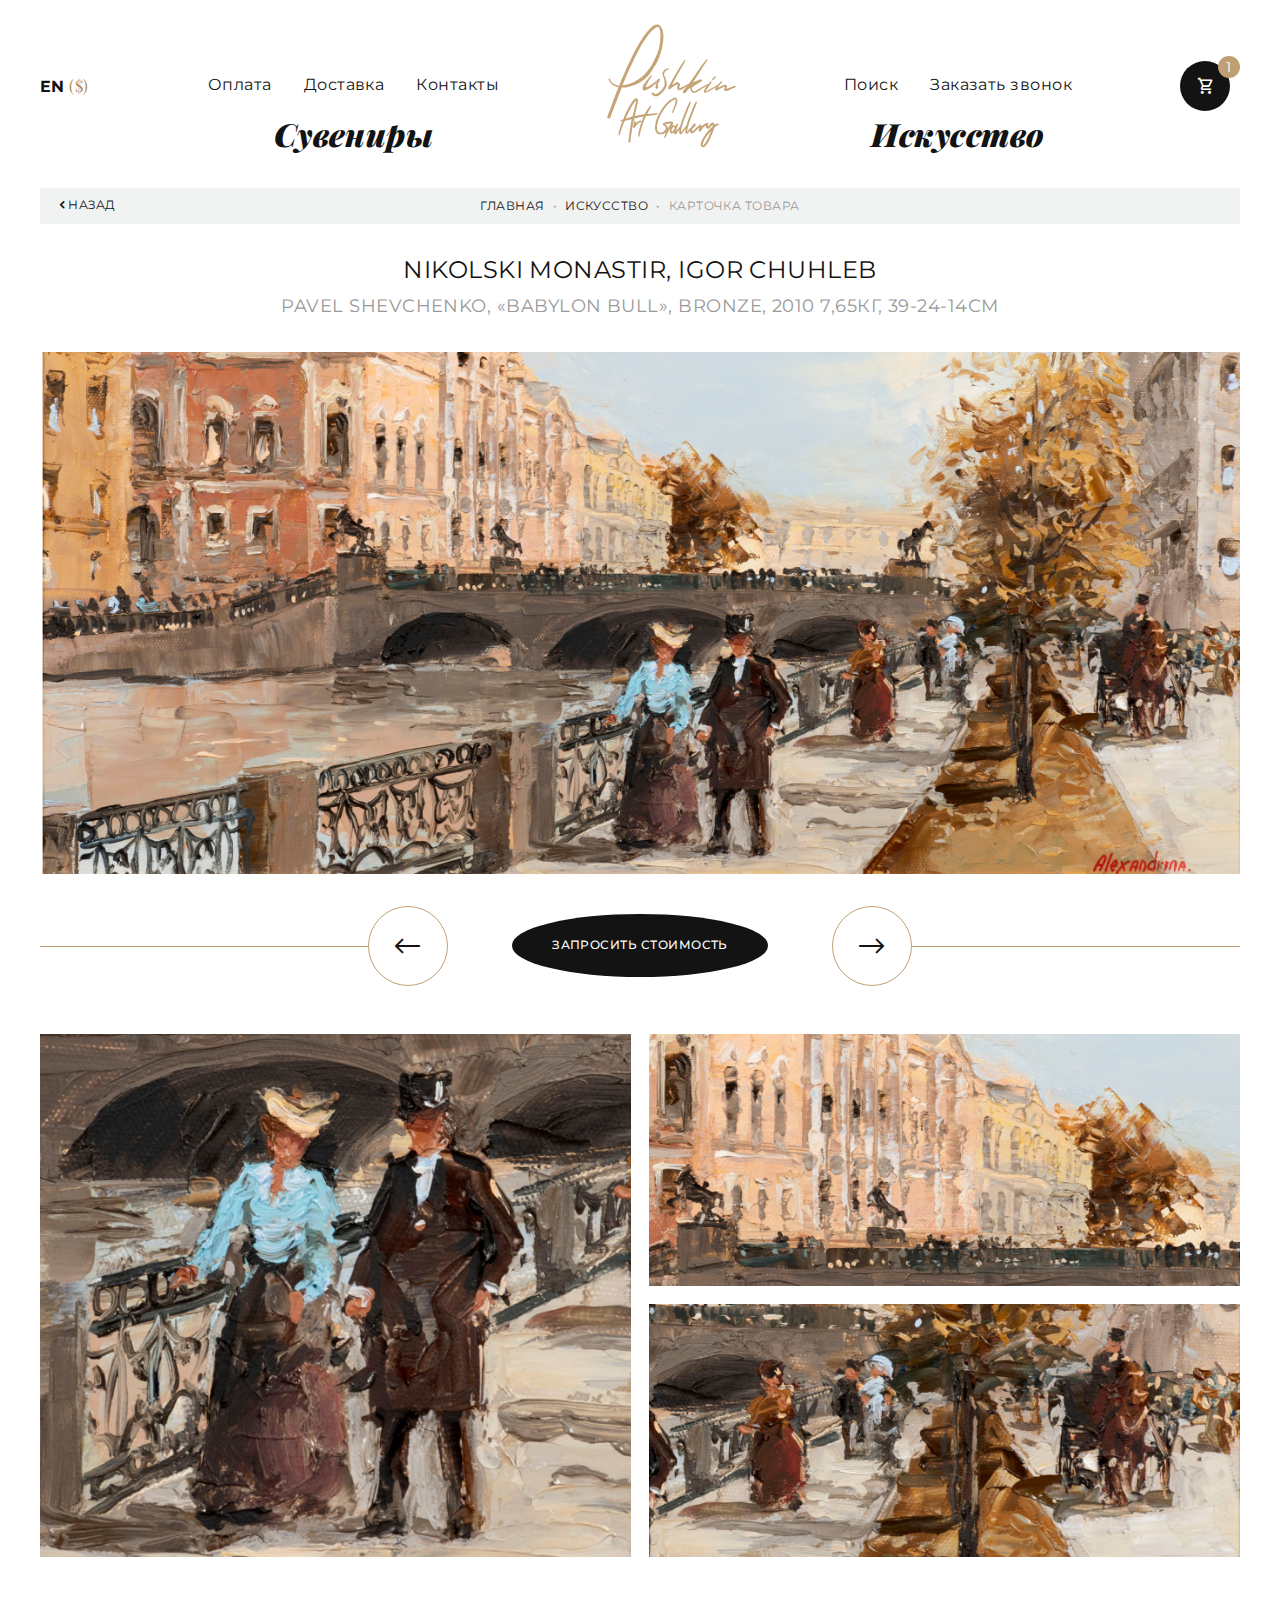
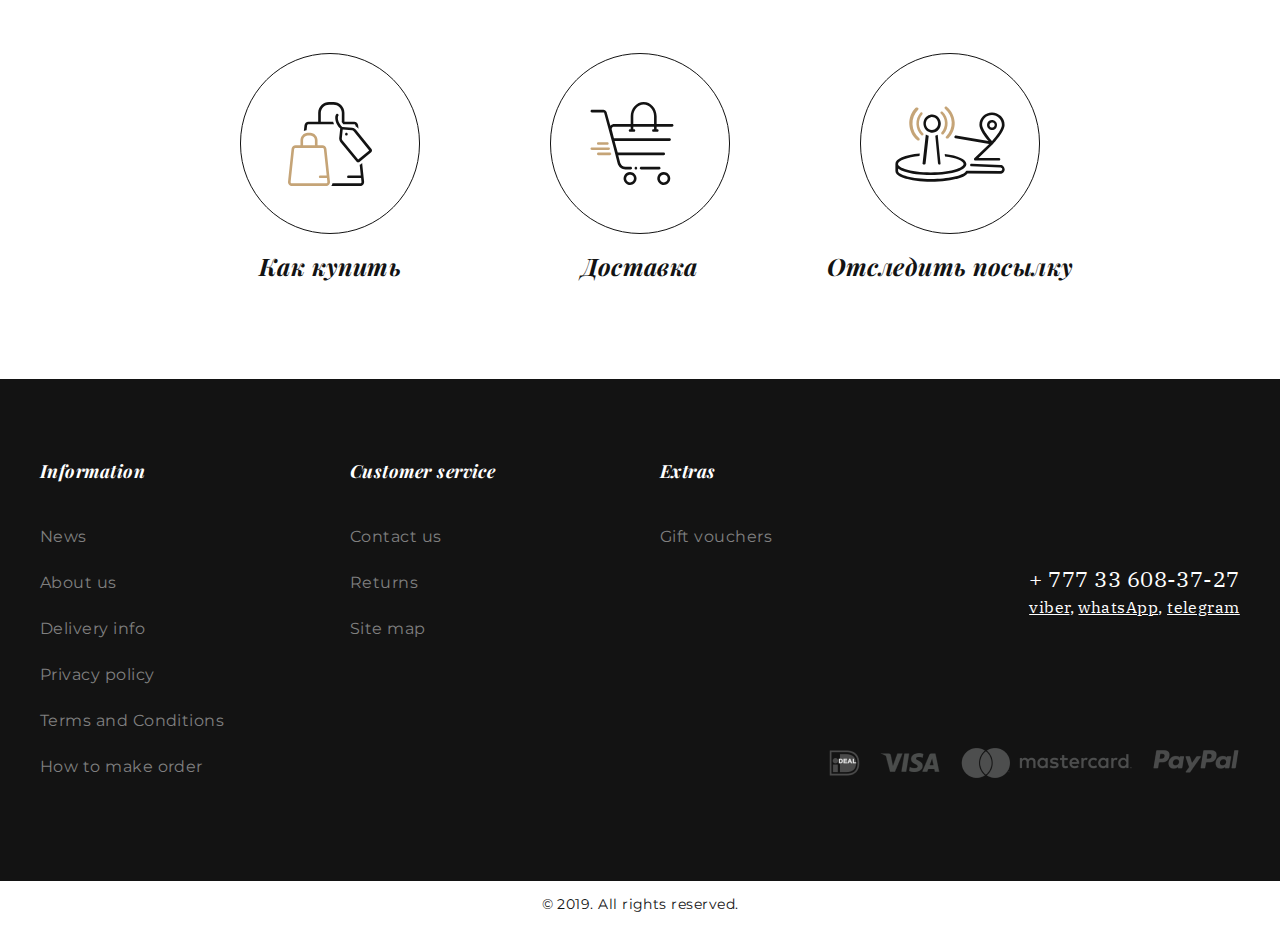
<file: artsingle.html>
<!DOCTYPE html>
<html lang="en">
  <head>
    <title>Pushkin Art</title>
    <meta charset="utf-8"/>
    <meta name="description" content="Pushkin Art"/>
    <meta http-equiv="X-UA-Compatible" content="IE=edge"/>
    <meta name="viewport" content="width=device-width, initial-scale=1"/>
    <link href="https://fonts.googleapis.com/css?family=IBM+Plex+Serif:100,100i,200,200i,300,300i,400,400i,500,500i,600,600i,700,700i|Montserrat:100,100i,200,200i,300,300i,400,400i,500,500i,600,600i,700,700i,800,800i,900,900i|Playfair+Display:400,400i,500,500i,600,600i,700,700i,800,800i,900,900i&amp;display=swap&amp;subset=cyrillic,cyrillic-ext,latin-ext" rel="stylesheet"/>
    <link rel="stylesheet" href="css/main.css"/>
  </head>
  <body>
    <!-- header-->
    <div class="header">
      <div class="uk-container uk-container-large">
        <div class="header__main">
          <div class="header__burger uk-hidden@m" uk-toggle="target: #mobileMenu"><i class="icon-burger"></i></div><a class="header__language uk-visible@m" href="#"><b>En</b>
            <span>($)</span></a>
          <div class="header__menu uk-visible@m">
            <div class="header__menuTop"><a href="#">Оплата</a><a href="#">Доставка</a><a href="#">Контакты</a></div>
            <h3 class="uk-h2"><a href="souvenirs.html">Cувениры</a></h3>
          </div><a class="header__logo" href="/"><img src="img/logo.svg" alt=""/></a>
          <div class="header__menu uk-visible@m">
            <div class="header__menuTop"><a href="#" uk-toggle="target: #search">Поиск</a><a href="#" uk-toggle="target: #call">Заказать звонок</a></div>
            <h3 class="uk-h2"><a href="art.html">Искусство</a></h3>
          </div>
          <div class="header__cart"><a class="uk-button uk-button-secondary uk-border-circle" href="#" uk-toggle="target: #cart"><i class="icon-cart"></i></a><small class="uk-badge uk-position-top-right">1</small></div>
        </div>
      </div>
    </div>
    <!--./ header-->
    <!-- Art single-->
    <section>
      <div class="uk-container uk-container-large">
        <div class="breadcrumb uk-visible@m"><a class="breadcrumb__back" href="#"><i class="icon-chevron-left"></i>Назад</a>
          <ul class="uk-breadcrumb">
            <li><a href="index.html">Главная</a></li>
            <li><a href="art.html">Искусство</a></li>
            <li><span>Карточка товара</span></li>
          </ul>
        </div>
        <div class="artsingle">
          <div class="uk-text-center">
            <h1 class="artsingle__title">Nikolski Monastir, Igor Chuhleb</h1>
            <div class="artsingle__info">Pavel Shevchenko, «Babylon Bull», bronze, 2010 7,65кг, 39-24-14см</div>
          </div>
          <div class="artslider" uk-slider="clsActivated: uk-transition-active">
            <div class="uk-slider-container">
              <ul class="uk-slider-items uk-child-width-1-1">
                <li><img src="img/temp/art1.png" alt=""/></li>
                <li><img src="img/temp/art1.png" alt=""/></li>
                <li><img src="img/temp/art1.png" alt=""/></li>
              </ul>
            </div>
            <div class="artslider__nav uk-overflow-hidden"><a href="#" uk-slider-item="previous"><i class="icon-arrow-left"></i></a><a class="uk-button uk-button-secondary uk-border-circle" href="#" uk-toggle="target: #costrequest">Запросить стоимость</a><a href="#" uk-slider-item="next"><i class="icon-arrow-right"></i></a></div>
          </div>
          <div class="artmosaic">
            <div class="artmosaic__item artmosaic__t1"><img src="img/temp/art2.png" alt=""/></div>
            <div class="artmosaic__item artmosaic__t2"><img src="img/temp/art3.png" alt=""/></div>
            <div class="artmosaic__item artmosaic__t2"><img src="img/temp/art4.png" alt=""/></div>
          </div>
          <div class="singleButtons">
            <div class="uk-grid uk-flex-center uk-text-center uk-child-width-1-1 uk-child-width-1-4@l uk-child-width-1-3@m uk-child-width-1-2@s"><a class="singleButton" href="#"><span><img src="img/icon1.svg" alt=""/></span><span class="uk-h3">Как купить</span></a><a class="singleButton" href="#"><span><img src="img/icon2.svg" alt=""/></span><span class="uk-h3">Доставка</span></a><a class="singleButton" href="#"><span><img src="img/icon3.svg" alt=""/></span><span class="uk-h3">Отследить посылку</span></a></div>
          </div>
        </div>
      </div>
    </section>
    <!--./ Art single-->
    <!-- footer-->
    <div class="footer">
      <div class="footer__top">
        <div class="uk-container uk-container-large">
          <div class="uk-grid">
            <div class="uk-width-1-3@s uk-width-1-4@m">
              <ul class="footer__menu" uk-accordion="uk-accordion">
                <li>
                  <h4 class="uk-accordion-title">Information<i class="icon-chevron-bottom-big uk-position-right uk-hidden@s"></i></h4>
                  <ul class="uk-accordion-content">
                    <li><a href="#">News</a></li>
                    <li><a href="#">About us</a></li>
                    <li><a href="#">Delivery info</a></li>
                    <li><a href="#">Privacy policy</a></li>
                    <li><a href="#">Terms and Conditions</a></li>
                    <li><a href="#">How to make order</a></li>
                  </ul>
                </li>
              </ul>
            </div>
            <div class="uk-width-1-3@s uk-width-1-4@m">
              <ul class="footer__menu" uk-accordion="uk-accordion">
                <li>
                  <h4 class="uk-accordion-title">Customer service<i class="icon-chevron-bottom-big uk-position-right uk-hidden@s"></i></h4>
                  <ul class="uk-accordion-content">
                    <li><a href="#">Contact us</a></li>
                    <li><a href="#">Returns</a></li>
                    <li><a href="#">Site map</a></li>
                  </ul>
                </li>
              </ul>
            </div>
            <div class="uk-width-1-3@s uk-width-1-6@m">
              <ul class="footer__menu" uk-accordion="uk-accordion">
                <li>
                  <h4 class="uk-accordion-title">Extras<i class="icon-chevron-bottom-big uk-position-right uk-hidden@s"></i></h4>
                  <ul class="uk-accordion-content">
                    <li><a href="#">Gift vouchers</a></li>
                  </ul>
                </li>
              </ul>
            </div>
            <div class="uk-flex uk-flex-column uk-flex-bottom uk-flex-center uk-width-1-1@s uk-width-1-3@m">
              <div class="footer__contacts"><a class="footer__phone" href="tel: +777336083727">+ 777 33 608-37-27</a>
                <div class="footer__social"><a href="#">viber</a>,
                  <a href="#">whatsApp</a>,
                  <a href="#">telegram</a>
                </div>
              </div>
              <div class="footer__payment"><img src="img/ideal.png" alt=""/><img src="img/visa.png" alt=""/><img src="img/mastercard.png" alt=""/><img src="img/paypal.png" alt=""/></div>
            </div>
          </div>
        </div>
      </div>
      <div class="footer__copyright">
        <div class="uk-container uk-container-large"><span>© 2019. All rights reserved.</span></div>
      </div>
    </div>
    <!--./ footer-->
    <!-- modal-->
    <div class="uk-modal-full burgerToggle" id="mobileMenu" uk-modal="uk-modal">
      <div class="uk-modal-dialog">
        <div class="mobileMenu">
          <div class="uk-container uk-container-large">
            <div class="mobileMenu__topBlock">
              <div><a class="uk-h2" href="#">Cувениры</a></div>
              <div><a class="uk-h2" href="#">Искусство</a></div>
            </div>
            <hr/>
            <div class="mobileMenu__block">
              <div><a href="#" uk-toggle="target: #search">Поиск</a></div>
              <div><a href="#" uk-toggle="target: #call">Заказать звонок</a></div>
            </div>
            <div class="mobileMenu__block">
              <div><a href="#">Оплата</a></div>
              <div><a href="#">Доставка</a></div>
              <div><a href="#">Контакты</a></div>
            </div>
            <div class="mobileMenu__language"><b>En</b>
              <span>($)</span>
            </div>
          </div>
        </div>
      </div>
    </div>
    <div class="uk-modal-full" id="search" uk-modal="uk-modal">
      <div class="uk-modal-dialog">
        <div class="uk-modal-body">
          <div class="uk-container uk-container-large">
            <div class="uk-grid uk-flex-center">
              <div class="uk-width-1-1">
                <button class="uk-modal-close-default uk-close-large" type="button" uk-close="uk-close"></button>
              </div>
              <div class="uk-width-1-1 uk-width-3-4@s">
                <form class="uk-search uk-width-1-1"><a class="uk-search-icon-flip" href="" uk-search-icon=""></a>
                  <input class="uk-search-input" type="search" placeholder="ПОИСК"/>
                </form>
              </div>
            </div>
          </div>
        </div>
      </div>
    </div>
    <div id="costrequest" uk-modal="uk-modal">
      <div class="uk-modal-dialog uk-margin-auto-vertical uk-border-rounded">
        <div class="uk-modal-body">
          <button class="uk-modal-close-default uk-close-large" type="button" uk-close="uk-close"></button>
          <div class="uk-container uk-container-large">
            <h3 class="uk-h2 uk-text-center">Запросить стоимость</h3>
            <form class="uk-margin-auto uk-width-3-4@m" action="#" method="POST">
              <div class="uk-margin">
                <input class="uk-input" name="Имя" type="text" placeholder="Имя Фамилия" required=""/>
              </div>
              <div class="uk-margin">
                <input class="phone uk-input" name="Телефон" type="tel" placeholder="+375(__) ___-__-__" minlength="9" maxlength="18" required=""/>
              </div>
              <div class="uk-margin">
                <input class="uk-checkbox" id="check3" type="checkbox" checked="" value="да"/>
                <label class="uk-text-small" for="check1">
                   Отправляя сообщение вы даете согласие на обработку
                  
                  <a href="#">персональных данных</a>
                </label>
              </div>
              <div class="uk-margin uk-text-center">
                <button class="uk-button uk-button-large uk-button-primary uk-border-circle" type="submit">Запросить</button>
              </div>
            </form>
          </div>
        </div>
      </div>
    </div>
    <div id="call" uk-modal="uk-modal">
      <div class="uk-modal-dialog uk-margin-auto-vertical uk-border-rounded">
        <div class="uk-modal-body">
          <button class="uk-modal-close-default uk-close-large" type="button" uk-close="uk-close"></button>
          <div class="uk-container uk-container-large">
            <h3 class="uk-h2 uk-text-center">Заказать звонок</h3>
            <form class="uk-margin-auto uk-width-3-4@m" action="#" method="POST">
              <div class="uk-margin">
                <input class="uk-input" name="Имя" type="text" placeholder="Имя Фамилия" required=""/>
              </div>
              <div class="uk-margin">
                <input class="uk-input" name="E-mail" type="email" placeholder="Ваш e-mail" required=""/>
              </div>
              <div class="uk-margin">
                <input class="phone uk-input" name="Телефон" type="tel" placeholder="+375(__) ___-__-__" minlength="9" maxlength="18" required=""/>
              </div>
              <div class="uk-margin">
                <input class="uk-checkbox" id="check1" type="checkbox" checked="" value="да"/>
                <label class="uk-text-small" for="check1">
                   Отправляя сообщение вы даете согласие на обработку
                  
                  <a href="#">персональных данных</a>
                </label>
              </div>
              <div class="uk-margin uk-text-center">
                <button class="uk-button uk-button-large uk-button-primary uk-border-circle" type="submit">Запросить</button>
              </div>
            </form>
          </div>
        </div>
      </div>
    </div>
    <div class="cart uk-modal" id="cart" uk-modal="uk-modal">
      <div class="uk-modal-dialog uk-margin-auto-vertical uk-border-rounded">
        <div class="uk-modal-body">
          <div class="uk-container uk-container-large">
            <form action="payment.html">
              <button class="uk-modal-close-default uk-close-large" type="button" uk-close="uk-close"></button>
              <h3 class="uk-h2 uk-text-left@m uk-text-center">Корзина</h3>
              <div uk-overflow-auto="uk-overflow-auto">
                <div class="cart__body">
                  <div class="cart__product">
                    <div class="cart__productImg"><img src="img/temp/poproduct1.png" alt=""/></div>
                    <div class="cart__productInfo">
                      <div class="cart__productTitle">Скульптура коня Буцефала</div>
                      <div class="cart__productText">Pavel Shevchenko, «Babylon Bull», bronze, 2010 7,65кг, 39-24-14см</div>
                      <div class="cart__productControls">
                        <div class="plusminus cart__productCount">
                          <button class="minus uk-button" type="button"><i class="icon-minus"></i></button>
                          <input type="text" size="2" value="1" disabled="disabled"/>
                          <button class="plus uk-button" type="button"><i class="icon-plus"></i></button>
                        </div><a class="cart__productBtn" href="#">Remove</a>
                      </div>
                    </div>
                  </div>
                  <div class="cart__product">
                    <div class="cart__productImg"><img src="img/temp/poproduct2.png" alt=""/></div>
                    <div class="cart__productInfo">
                      <div class="cart__productTitle">Скульптура коня Буцефала</div>
                      <div class="cart__productText">Pavel Shevchenko, «Babylon Bull», bronze, 2010 7,65кг, 39-24-14см</div>
                      <div class="cart__productControls">
                        <div class="plusminus cart__productCount">
                          <button class="minus uk-button" type="button"><i class="icon-minus"></i></button>
                          <input type="text" size="2" value="1" disabled="disabled"/>
                          <button class="plus uk-button" type="button"><i class="icon-plus"></i></button>
                        </div><a class="cart__productBtn" href="#">Remove</a>
                      </div>
                    </div>
                  </div>
                  <div class="cart__product">
                    <div class="cart__productImg"><img src="img/temp/poproduct3.png" alt=""/></div>
                    <div class="cart__productInfo">
                      <div class="cart__productTitle">Скульптура коня Буцефала</div>
                      <div class="cart__productText">Pavel Shevchenko, «Babylon Bull», bronze, 2010 7,65кг, 39-24-14см</div>
                      <div class="cart__productControls">
                        <div class="plusminus cart__productCount">
                          <button class="minus uk-button" type="button"><i class="icon-minus"></i></button>
                          <input type="text" size="2" value="1" disabled="disabled"/>
                          <button class="plus uk-button" type="button"><i class="icon-plus"></i></button>
                        </div><a class="cart__productBtn" href="#">Remove</a>
                      </div>
                    </div>
                  </div>
                  <div class="cart__product">
                    <div class="cart__productImg"><img src="img/temp/poproduct4.png" alt=""/></div>
                    <div class="cart__productInfo">
                      <div class="cart__productTitle">Скульптура коня Буцефала</div>
                      <div class="cart__productText">Pavel Shevchenko, «Babylon Bull», bronze, 2010 7,65кг, 39-24-14см</div>
                      <div class="cart__productControls">
                        <div class="plusminus cart__productCount">
                          <button class="minus uk-button" type="button"><i class="icon-minus"></i></button>
                          <input type="text" size="2" value="1" disabled="disabled"/>
                          <button class="plus uk-button" type="button"><i class="icon-plus"></i></button>
                        </div><a class="cart__productBtn" href="#">Remove</a>
                      </div>
                    </div>
                  </div>
                </div>
              </div>
              <div class="cart__footer">
                <div class="cart__footerInfo"><b>Всего:</b>
                  <div class="cart__footerCost"><span>$</span><span>3248</span></div>
                </div>
                <button class="uk-button uk-button-secondary" type="submit">Checkout</button>
              </div>
            </form>
          </div>
        </div>
      </div>
    </div>
    <!--./ modal-->
    <!--scripts-->
    <script src="js/uikit.min.js"></script>
    <script src="js/imask.min.js"></script>
    <script src="js/main.min.js"></script>
    <!--./ scripts-->
  </body>
</html>
</file>
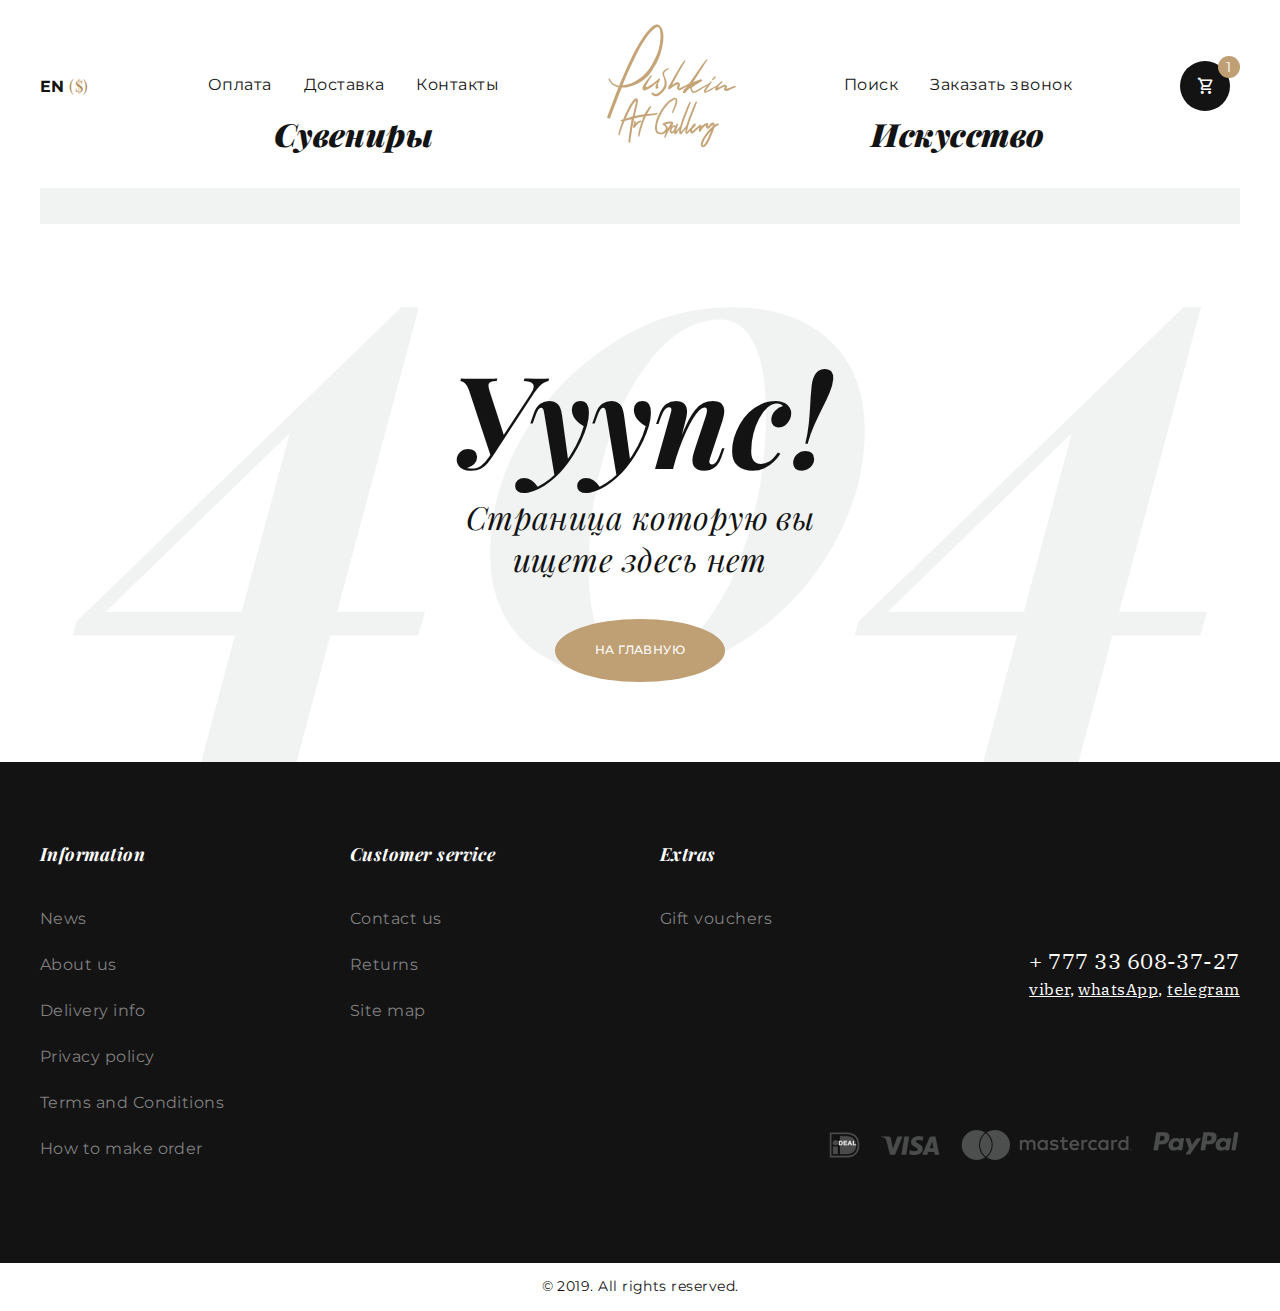
<file: page404.html>
<!DOCTYPE html>
<html lang="en">
  <head>
    <title>Pushkin Art</title>
    <meta charset="utf-8"/>
    <meta name="description" content="Pushkin Art"/>
    <meta http-equiv="X-UA-Compatible" content="IE=edge"/>
    <meta name="viewport" content="width=device-width, initial-scale=1"/>
    <link href="https://fonts.googleapis.com/css?family=IBM+Plex+Serif:100,100i,200,200i,300,300i,400,400i,500,500i,600,600i,700,700i|Montserrat:100,100i,200,200i,300,300i,400,400i,500,500i,600,600i,700,700i,800,800i,900,900i|Playfair+Display:400,400i,500,500i,600,600i,700,700i,800,800i,900,900i&amp;display=swap&amp;subset=cyrillic,cyrillic-ext,latin-ext" rel="stylesheet"/>
    <link rel="stylesheet" href="css/main.css"/>
  </head>
  <body>
    <!-- header-->
    <div class="header">
      <div class="uk-container uk-container-large">
        <div class="header__main">
          <div class="header__burger uk-hidden@m" uk-toggle="target: #mobileMenu"><i class="icon-burger"></i></div><a class="header__language uk-visible@m" href="#"><b>En</b>
            <span>($)</span></a>
          <div class="header__menu uk-visible@m">
            <div class="header__menuTop"><a href="#">Оплата</a><a href="#">Доставка</a><a href="#">Контакты</a></div>
            <h3 class="uk-h2"><a href="souvenirs.html">Cувениры</a></h3>
          </div><a class="header__logo" href="/"><img src="img/logo.svg" alt=""/></a>
          <div class="header__menu uk-visible@m">
            <div class="header__menuTop"><a href="#" uk-toggle="target: #search">Поиск</a><a href="#" uk-toggle="target: #call">Заказать звонок</a></div>
            <h3 class="uk-h2"><a href="art.html">Искусство</a></h3>
          </div>
          <div class="header__cart"><a class="uk-button uk-button-secondary uk-border-circle" href="#" uk-toggle="target: #cart"><i class="icon-cart"></i></a><small class="uk-badge uk-position-top-right">1</small></div>
        </div>
      </div>
    </div>
    <!--./ header-->
    <!-- page 404-->
    <section>
      <div class="uk-container uk-container-large">
        <div class="page404">
          <div class="uk-grid uk-flex-center">
            <div class="uk-text-center">
              <h2><b>Ууупс!</b>Страница которую вы<br class="uk-visible@s"/> ищете здесь нет</h2><a class="uk-button uk-button-primary uk-border-circle" href="/">на главную</a>
            </div>
          </div>
        </div>
      </div>
    </section>
    <!--./ page 404-->
    <!-- footer-->
    <div class="footer">
      <div class="footer__top">
        <div class="uk-container uk-container-large">
          <div class="uk-grid">
            <div class="uk-width-1-3@s uk-width-1-4@m">
              <ul class="footer__menu" uk-accordion="uk-accordion">
                <li>
                  <h4 class="uk-accordion-title">Information<i class="icon-chevron-bottom-big uk-position-right uk-hidden@s"></i></h4>
                  <ul class="uk-accordion-content">
                    <li><a href="#">News</a></li>
                    <li><a href="#">About us</a></li>
                    <li><a href="#">Delivery info</a></li>
                    <li><a href="#">Privacy policy</a></li>
                    <li><a href="#">Terms and Conditions</a></li>
                    <li><a href="#">How to make order</a></li>
                  </ul>
                </li>
              </ul>
            </div>
            <div class="uk-width-1-3@s uk-width-1-4@m">
              <ul class="footer__menu" uk-accordion="uk-accordion">
                <li>
                  <h4 class="uk-accordion-title">Customer service<i class="icon-chevron-bottom-big uk-position-right uk-hidden@s"></i></h4>
                  <ul class="uk-accordion-content">
                    <li><a href="#">Contact us</a></li>
                    <li><a href="#">Returns</a></li>
                    <li><a href="#">Site map</a></li>
                  </ul>
                </li>
              </ul>
            </div>
            <div class="uk-width-1-3@s uk-width-1-6@m">
              <ul class="footer__menu" uk-accordion="uk-accordion">
                <li>
                  <h4 class="uk-accordion-title">Extras<i class="icon-chevron-bottom-big uk-position-right uk-hidden@s"></i></h4>
                  <ul class="uk-accordion-content">
                    <li><a href="#">Gift vouchers</a></li>
                  </ul>
                </li>
              </ul>
            </div>
            <div class="uk-flex uk-flex-column uk-flex-bottom uk-flex-center uk-width-1-1@s uk-width-1-3@m">
              <div class="footer__contacts"><a class="footer__phone" href="tel: +777336083727">+ 777 33 608-37-27</a>
                <div class="footer__social"><a href="#">viber</a>,
                  <a href="#">whatsApp</a>,
                  <a href="#">telegram</a>
                </div>
              </div>
              <div class="footer__payment"><img src="img/ideal.png" alt=""/><img src="img/visa.png" alt=""/><img src="img/mastercard.png" alt=""/><img src="img/paypal.png" alt=""/></div>
            </div>
          </div>
        </div>
      </div>
      <div class="footer__copyright">
        <div class="uk-container uk-container-large"><span>© 2019. All rights reserved.</span></div>
      </div>
    </div>
    <!--./ footer-->
    <!-- modal-->
    <div class="uk-modal-full burgerToggle" id="mobileMenu" uk-modal="uk-modal">
      <div class="uk-modal-dialog">
        <div class="mobileMenu">
          <div class="uk-container uk-container-large">
            <div class="mobileMenu__topBlock">
              <div><a class="uk-h2" href="#">Cувениры</a></div>
              <div><a class="uk-h2" href="#">Искусство</a></div>
            </div>
            <hr/>
            <div class="mobileMenu__block">
              <div><a href="#" uk-toggle="target: #search">Поиск</a></div>
              <div><a href="#" uk-toggle="target: #call">Заказать звонок</a></div>
            </div>
            <div class="mobileMenu__block">
              <div><a href="#">Оплата</a></div>
              <div><a href="#">Доставка</a></div>
              <div><a href="#">Контакты</a></div>
            </div>
            <div class="mobileMenu__language"><b>En</b>
              <span>($)</span>
            </div>
          </div>
        </div>
      </div>
    </div>
    <div class="uk-modal-full" id="search" uk-modal="uk-modal">
      <div class="uk-modal-dialog">
        <div class="uk-modal-body">
          <div class="uk-container uk-container-large">
            <div class="uk-grid uk-flex-center">
              <div class="uk-width-1-1">
                <button class="uk-modal-close-default uk-close-large" type="button" uk-close="uk-close"></button>
              </div>
              <div class="uk-width-1-1 uk-width-3-4@s">
                <form class="uk-search uk-width-1-1"><a class="uk-search-icon-flip" href="" uk-search-icon=""></a>
                  <input class="uk-search-input" type="search" placeholder="ПОИСК"/>
                </form>
              </div>
            </div>
          </div>
        </div>
      </div>
    </div>
    <div id="costrequest" uk-modal="uk-modal">
      <div class="uk-modal-dialog uk-margin-auto-vertical uk-border-rounded">
        <div class="uk-modal-body">
          <button class="uk-modal-close-default uk-close-large" type="button" uk-close="uk-close"></button>
          <div class="uk-container uk-container-large">
            <h3 class="uk-h2 uk-text-center">Запросить стоимость</h3>
            <form class="uk-margin-auto uk-width-3-4@m" action="#" method="POST">
              <div class="uk-margin">
                <input class="uk-input" name="Имя" type="text" placeholder="Имя Фамилия" required=""/>
              </div>
              <div class="uk-margin">
                <input class="phone uk-input" name="Телефон" type="tel" placeholder="+375(__) ___-__-__" minlength="9" maxlength="18" required=""/>
              </div>
              <div class="uk-margin">
                <input class="uk-checkbox" id="check3" type="checkbox" checked="" value="да"/>
                <label class="uk-text-small" for="check1">
                   Отправляя сообщение вы даете согласие на обработку
                  
                  <a href="#">персональных данных</a>
                </label>
              </div>
              <div class="uk-margin uk-text-center">
                <button class="uk-button uk-button-large uk-button-primary uk-border-circle" type="submit">Запросить</button>
              </div>
            </form>
          </div>
        </div>
      </div>
    </div>
    <div id="call" uk-modal="uk-modal">
      <div class="uk-modal-dialog uk-margin-auto-vertical uk-border-rounded">
        <div class="uk-modal-body">
          <button class="uk-modal-close-default uk-close-large" type="button" uk-close="uk-close"></button>
          <div class="uk-container uk-container-large">
            <h3 class="uk-h2 uk-text-center">Заказать звонок</h3>
            <form class="uk-margin-auto uk-width-3-4@m" action="#" method="POST">
              <div class="uk-margin">
                <input class="uk-input" name="Имя" type="text" placeholder="Имя Фамилия" required=""/>
              </div>
              <div class="uk-margin">
                <input class="uk-input" name="E-mail" type="email" placeholder="Ваш e-mail" required=""/>
              </div>
              <div class="uk-margin">
                <input class="phone uk-input" name="Телефон" type="tel" placeholder="+375(__) ___-__-__" minlength="9" maxlength="18" required=""/>
              </div>
              <div class="uk-margin">
                <input class="uk-checkbox" id="check1" type="checkbox" checked="" value="да"/>
                <label class="uk-text-small" for="check1">
                   Отправляя сообщение вы даете согласие на обработку
                  
                  <a href="#">персональных данных</a>
                </label>
              </div>
              <div class="uk-margin uk-text-center">
                <button class="uk-button uk-button-large uk-button-primary uk-border-circle" type="submit">Запросить</button>
              </div>
            </form>
          </div>
        </div>
      </div>
    </div>
    <div class="cart uk-modal" id="cart" uk-modal="uk-modal">
      <div class="uk-modal-dialog uk-margin-auto-vertical uk-border-rounded">
        <div class="uk-modal-body">
          <div class="uk-container uk-container-large">
            <form action="#">
              <button class="uk-modal-close-default uk-close-large" type="button" uk-close="uk-close"></button>
              <h3 class="uk-h2 uk-text-left@m uk-text-center">Корзина</h3>
              <div uk-overflow-auto="uk-overflow-auto">
                <div class="cart__body">
                  <div class="cart__product">
                    <div class="cart__productImg"><img src="img/temp/poproduct1.png" alt=""/></div>
                    <div class="cart__productInfo">
                      <div class="cart__productTitle">Скульптура коня Буцефала</div>
                      <div class="cart__productText">Pavel Shevchenko, «Babylon Bull», bronze, 2010 7,65кг, 39-24-14см</div>
                      <div class="cart__productControls">
                        <div class="plusminus cart__productCount">
                          <button class="minus uk-button" type="button"><i class="icon-minus"></i></button>
                          <input type="text" size="2" value="1" disabled="disabled"/>
                          <button class="plus uk-button" type="button"><i class="icon-plus"></i></button>
                        </div><a class="cart__productBtn" href="#">Remove</a>
                      </div>
                    </div>
                  </div>
                  <div class="cart__product">
                    <div class="cart__productImg"><img src="img/temp/poproduct2.png" alt=""/></div>
                    <div class="cart__productInfo">
                      <div class="cart__productTitle">Скульптура коня Буцефала</div>
                      <div class="cart__productText">Pavel Shevchenko, «Babylon Bull», bronze, 2010 7,65кг, 39-24-14см</div>
                      <div class="cart__productControls">
                        <div class="plusminus cart__productCount">
                          <button class="minus uk-button" type="button"><i class="icon-minus"></i></button>
                          <input type="text" size="2" value="1" disabled="disabled"/>
                          <button class="plus uk-button" type="button"><i class="icon-plus"></i></button>
                        </div><a class="cart__productBtn" href="#">Remove</a>
                      </div>
                    </div>
                  </div>
                  <div class="cart__product">
                    <div class="cart__productImg"><img src="img/temp/poproduct3.png" alt=""/></div>
                    <div class="cart__productInfo">
                      <div class="cart__productTitle">Скульптура коня Буцефала</div>
                      <div class="cart__productText">Pavel Shevchenko, «Babylon Bull», bronze, 2010 7,65кг, 39-24-14см</div>
                      <div class="cart__productControls">
                        <div class="plusminus cart__productCount">
                          <button class="minus uk-button" type="button"><i class="icon-minus"></i></button>
                          <input type="text" size="2" value="1" disabled="disabled"/>
                          <button class="plus uk-button" type="button"><i class="icon-plus"></i></button>
                        </div><a class="cart__productBtn" href="#">Remove</a>
                      </div>
                    </div>
                  </div>
                  <div class="cart__product">
                    <div class="cart__productImg"><img src="img/temp/poproduct4.png" alt=""/></div>
                    <div class="cart__productInfo">
                      <div class="cart__productTitle">Скульптура коня Буцефала</div>
                      <div class="cart__productText">Pavel Shevchenko, «Babylon Bull», bronze, 2010 7,65кг, 39-24-14см</div>
                      <div class="cart__productControls">
                        <div class="plusminus cart__productCount">
                          <button class="minus uk-button" type="button"><i class="icon-minus"></i></button>
                          <input type="text" size="2" value="1" disabled="disabled"/>
                          <button class="plus uk-button" type="button"><i class="icon-plus"></i></button>
                        </div><a class="cart__productBtn" href="#">Remove</a>
                      </div>
                    </div>
                  </div>
                </div>
              </div>
              <div class="cart__footer">
                <div class="cart__footerInfo"><b>Всего:</b>
                  <div class="cart__footerCost"><span>$</span><span>3248</span></div>
                </div>
                <button class="uk-button uk-button-secondary" type="submit">Checkout</button>
              </div>
            </form>
          </div>
        </div>
      </div>
    </div>
    <!--./ modal-->
    <!--scripts-->
    <script src="js/uikit.min.js"></script>
    <script src="js/imask.min.js"></script>
    <script src="js/main.min.js"></script>
    <!--./ scripts-->
  </body>
</html>
</file>
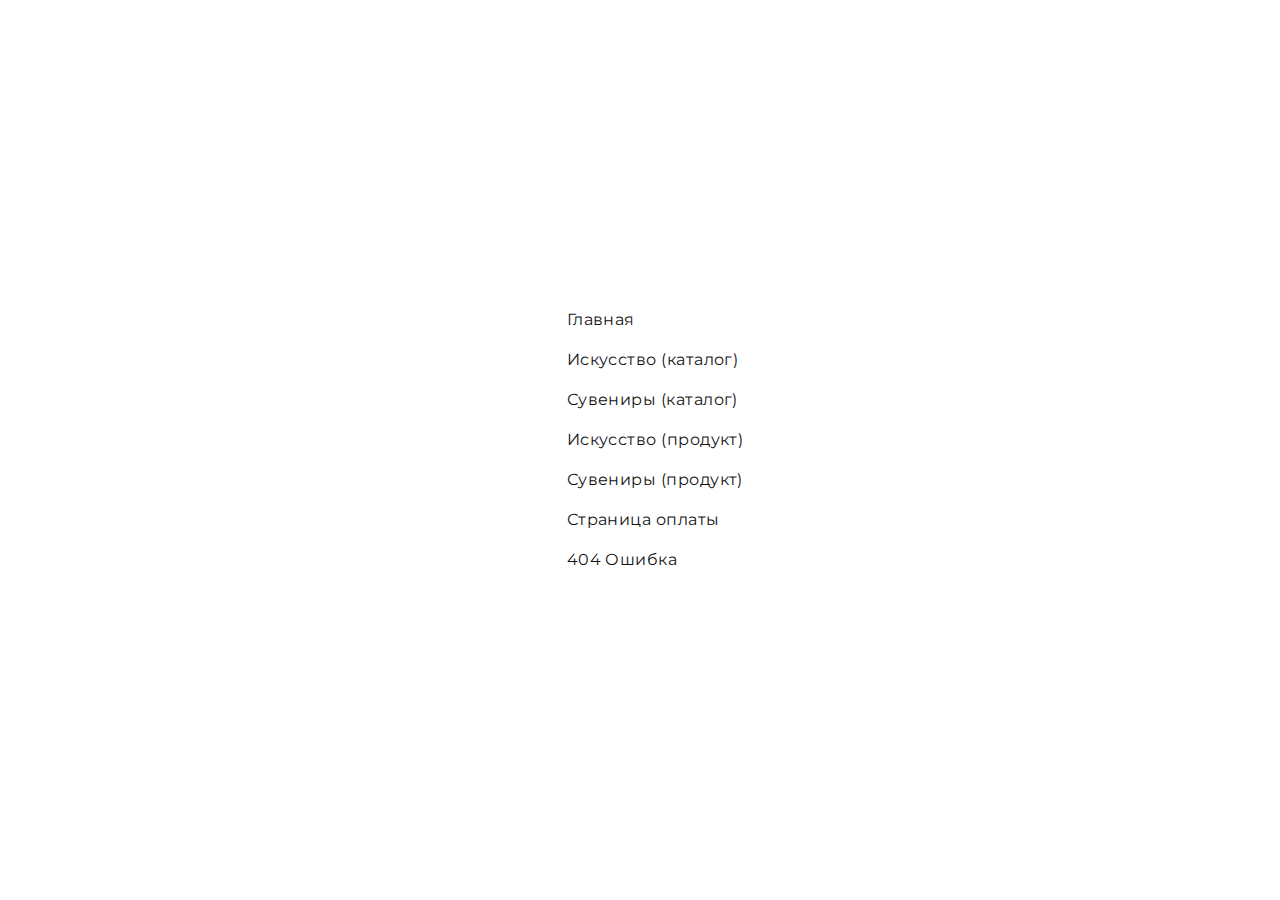
<file: pages.html>
<!DOCTYPE html>
<html lang="en">
  <head>
    <title>Pushkin Art</title>
    <meta charset="utf-8"/>
    <meta name="description" content="Pushkin Art"/>
    <meta http-equiv="X-UA-Compatible" content="IE=edge"/>
    <meta name="viewport" content="width=device-width, initial-scale=1"/>
    <link href="https://fonts.googleapis.com/css?family=IBM+Plex+Serif:100,100i,200,200i,300,300i,400,400i,500,500i,600,600i,700,700i|Montserrat:100,100i,200,200i,300,300i,400,400i,500,500i,600,600i,700,700i,800,800i,900,900i|Playfair+Display:400,400i,500,500i,600,600i,700,700i,800,800i,900,900i&amp;display=swap&amp;subset=cyrillic,cyrillic-ext,latin-ext" rel="stylesheet"/>
    <style>
      .links {
      	margin: auto;
      	padding: 100px;
      }
      
      ul {
      	list-style: none;
      	padding: 0;
      	margin: 0;
      }
      
      ul > li {
      	margin-bottom: 1em;
      }
      
      ul > li > a {
      	color: inherit;
      }
      
    </style>
    <link rel="stylesheet" href="css/main.css"/>
  </head>
  <body>
    <div class="links">
      <ul>
        <li><a target="_blank" href="index.html">Главная</a></li>
        <li><a target="_blank" href="art.html">Искусство (каталог)</a></li>
        <li><a target="_blank" href="souvenirs.html">Сувениры (каталог)</a></li>
        <li><a target="_blank" href="artsingle.html">Искусство (продукт)</a></li>
        <li><a target="_blank" href="souvenirsingle.html">Сувениры (продукт)</a></li>
        <li><a target="_blank" href="payment.html">Страница оплаты</a></li>
        <li><a target="_blank" href="page404.html">404 Ошибка</a></li>
      </ul>
    </div>
  </body>
</html>
</file>
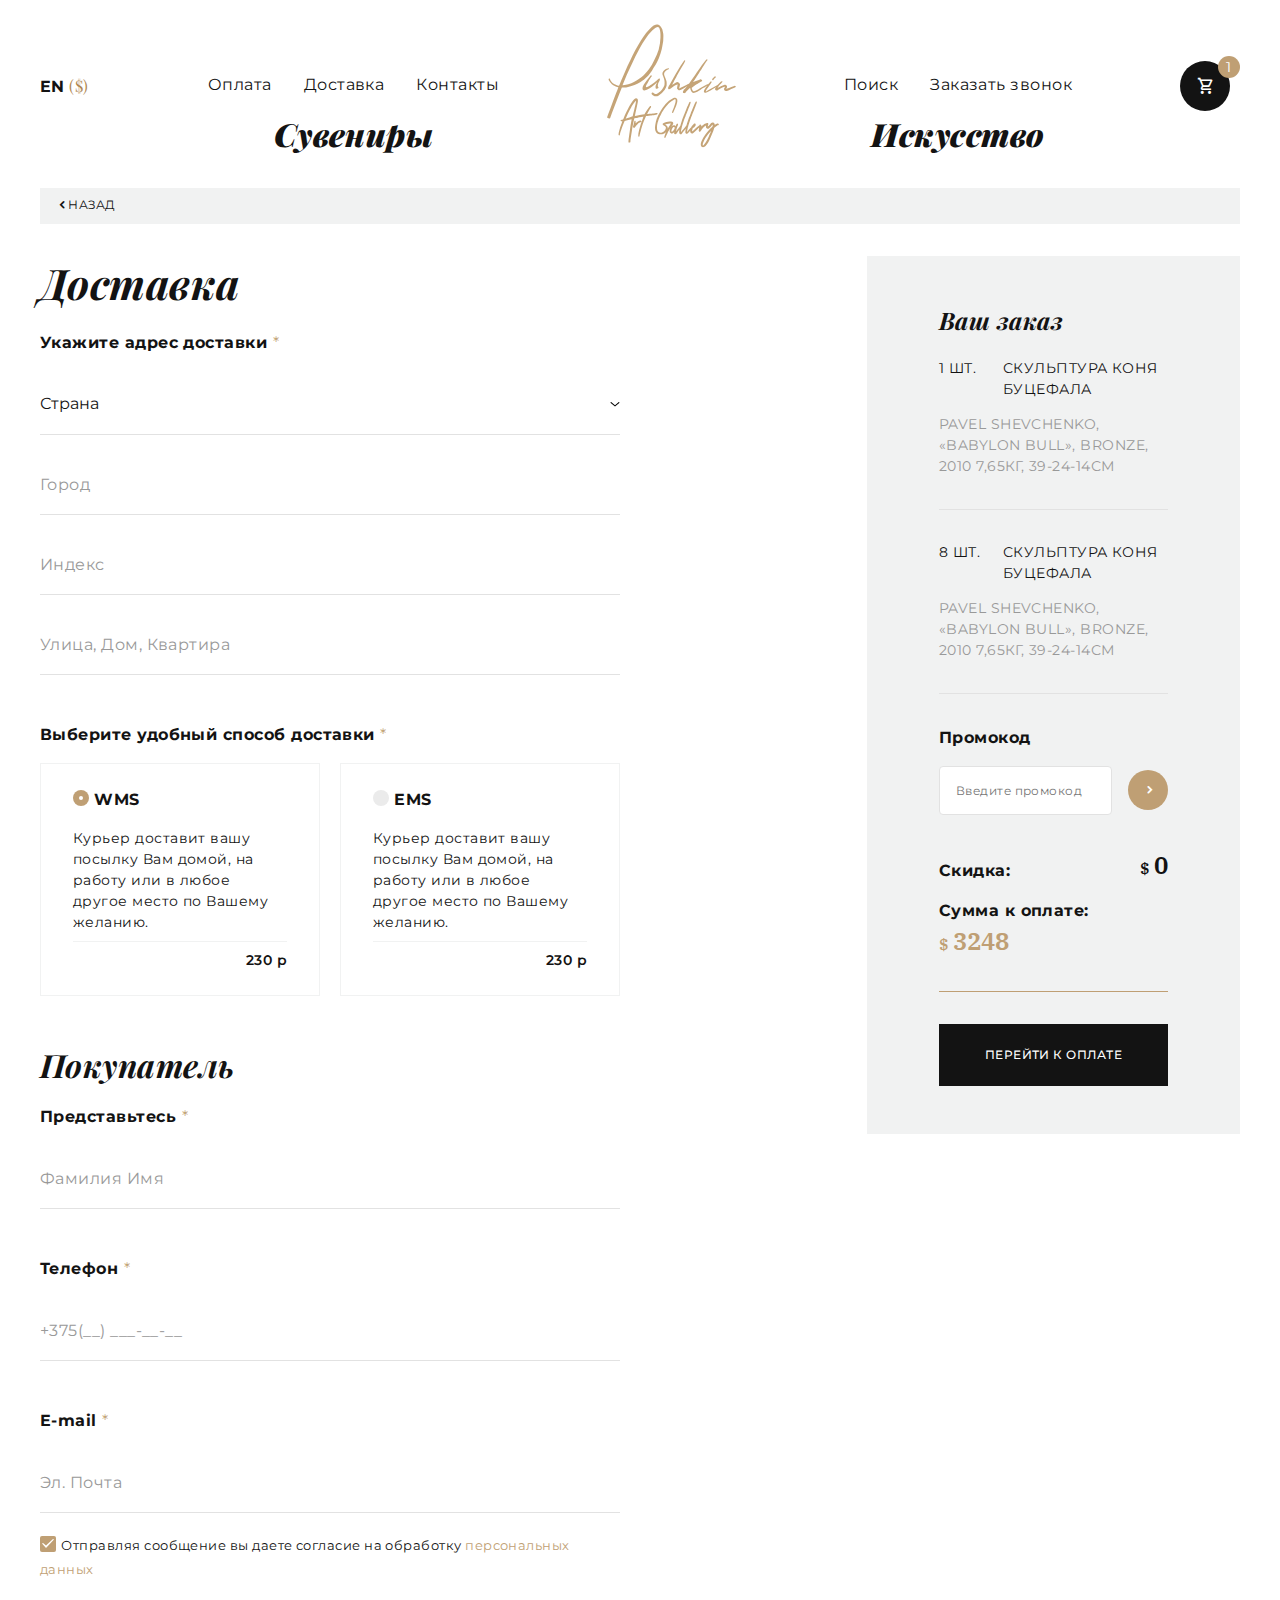
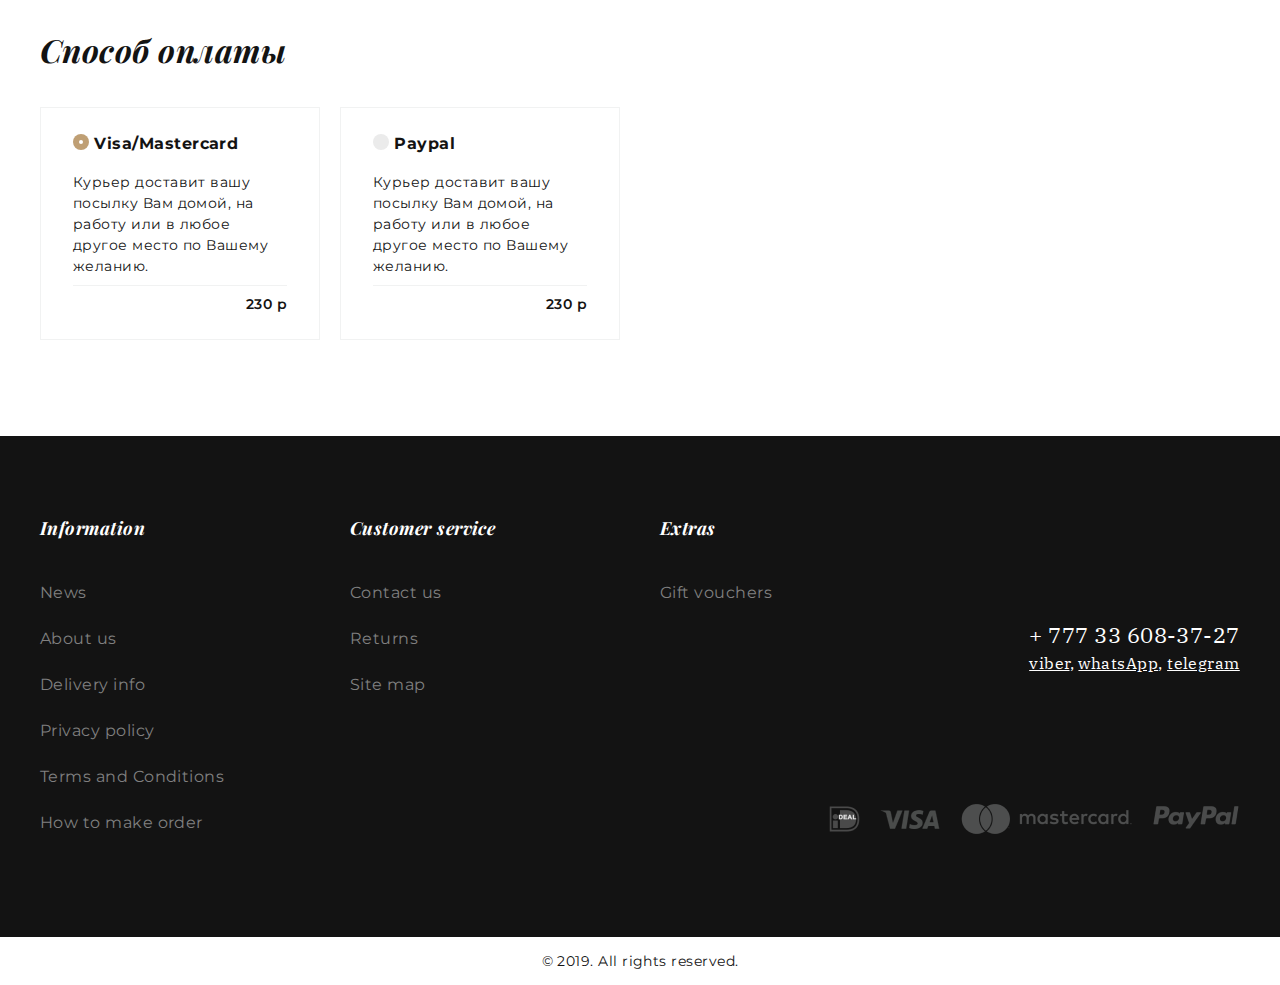
<file: payment.html>
<!DOCTYPE html>
<html lang="en">
  <head>
    <title>Pushkin Art</title>
    <meta charset="utf-8"/>
    <meta name="description" content="Pushkin Art"/>
    <meta http-equiv="X-UA-Compatible" content="IE=edge"/>
    <meta name="viewport" content="width=device-width, initial-scale=1"/>
    <link href="https://fonts.googleapis.com/css?family=IBM+Plex+Serif:100,100i,200,200i,300,300i,400,400i,500,500i,600,600i,700,700i|Montserrat:100,100i,200,200i,300,300i,400,400i,500,500i,600,600i,700,700i,800,800i,900,900i|Playfair+Display:400,400i,500,500i,600,600i,700,700i,800,800i,900,900i&amp;display=swap&amp;subset=cyrillic,cyrillic-ext,latin-ext" rel="stylesheet"/>
    <link rel="stylesheet" href="css/main.css"/>
  </head>
  <body>
    <!-- header-->
    <div class="header">
      <div class="uk-container uk-container-large">
        <div class="header__main">
          <div class="header__burger uk-hidden@m" uk-toggle="target: #mobileMenu"><i class="icon-burger"></i></div><a class="header__language uk-visible@m" href="#"><b>En</b>
            <span>($)</span></a>
          <div class="header__menu uk-visible@m">
            <div class="header__menuTop"><a href="#">Оплата</a><a href="#">Доставка</a><a href="#">Контакты</a></div>
            <h3 class="uk-h2"><a href="souvenirs.html">Cувениры</a></h3>
          </div><a class="header__logo" href="/"><img src="img/logo.svg" alt=""/></a>
          <div class="header__menu uk-visible@m">
            <div class="header__menuTop"><a href="#" uk-toggle="target: #search">Поиск</a><a href="#" uk-toggle="target: #call">Заказать звонок</a></div>
            <h3 class="uk-h2"><a href="art.html">Искусство</a></h3>
          </div>
          <div class="header__cart"><a class="uk-button uk-button-secondary uk-border-circle" href="#" uk-toggle="target: #cart"><i class="icon-cart"></i></a><small class="uk-badge uk-position-top-right">1</small></div>
        </div>
      </div>
    </div>
    <!--./ header-->
    <!-- payment-->
    <section>
      <div class="uk-container uk-container-large">
        <div class="breadcrumb uk-visible@m"><a class="breadcrumb__back" href="#"><i class="icon-chevron-left"></i>Назад</a>
        </div>
        <form class="payment" action="#">
          <div class="uk-grid uk-flex-between">
            <div class="uk-width-1-1 uk-width-1-2@s">
              <div class="payment__form">
                <div class="payment__formSection">
                  <div class="payment__formSectionBox">
                    <h2>Доставка</h2>
                    <div class="payment__formLabel">Укажите адрес доставки <span>*</span></div>
                    <div class="uk-margin">
                      <select class="uk-select" required="required">
                        <option selected="selected" disabled="disabled">Страна</option>
                        <option>Страна</option>
                        <option>Страна</option>
                        <option>Страна</option>
                        <option>Страна</option>
                      </select>
                    </div>
                    <div class="uk-margin">
                      <input class="uk-input" type="text" placeholder="Город" required="required"/>
                    </div>
                    <div class="uk-margin">
                      <input class="uk-input" type="text" placeholder="Индекс" required="required"/>
                    </div>
                    <div class="uk-margin">
                      <input class="uk-input" type="text" placeholder="Улица, Дом, Квартира" required="required"/>
                    </div>
                  </div>
                  <div class="payment__formSectionBox">
                    <div class="payment__formLabel">Выберите удобный способ доставки <span>*</span></div>
                    <div class="uk-grid uk-grid-medium">
                      <div class="uk-width-1-2@m">
                        <label class="payment__formRadio"><b>
                            <input class="uk-radio" type="radio" name="radio1" checked=""/> WMS</b><span>Курьер доставит вашу посылку Вам домой, на работу или в любое другое место по Вашему желанию.</span><span class="uk-text-right">230 р</span></label>
                      </div>
                      <div class="uk-width-1-2@m">
                        <label class="payment__formRadio"><b>
                            <input class="uk-radio" type="radio" name="radio1"/> EMS</b><span>Курьер доставит вашу посылку Вам домой, на работу или в любое другое место по Вашему желанию.</span><span class="uk-text-right">230 р</span></label>
                      </div>
                    </div>
                  </div>
                </div>
                <div class="payment__formSection">
                  <h2>Покупатель</h2>
                  <div class="payment__formSectionBox">
                    <div class="payment__formLabel">Представьтесь <span>*</span></div>
                    <div class="uk-margin">
                      <input class="uk-input" type="text" placeholder="Фамилия Имя" required="required"/>
                    </div>
                  </div>
                  <div class="payment__formSectionBox">
                    <div class="payment__formLabel">Телефон <span>*</span></div>
                    <div class="uk-margin">
                      <input class="phone uk-input" type="text" placeholder="+375(__) ___-__-__" required="required"/>
                    </div>
                  </div>
                  <div class="payment__formSectionBox">
                    <div class="payment__formLabel">E-mail <span>*</span></div>
                    <div class="uk-margin">
                      <input class="uk-input" type="email" placeholder="Эл. Почта" required="required"/>
                    </div>
                    <div class="uk-margin">
                      <label>
                        <input class="uk-checkbox" type="checkbox" checked=""/>
                        <small>Отправляя сообщение вы даете согласие на обработку <a href="#">персональных данных</a></small>
                      </label>
                    </div>
                  </div>
                </div>
                <div class="payment__formSection">
                  <h2>Способ оплаты</h2>
                  <div class="payment__formSectionBox">
                    <div class="uk-grid uk-grid-medium">
                      <div class="uk-width-1-2@m">
                        <label class="payment__formRadio"><b>
                            <input class="uk-radio" type="radio" name="radio2" checked=""/> Visa/Mastercard</b><span>Курьер доставит вашу посылку Вам домой, на работу или в любое другое место по Вашему желанию.</span><span class="uk-text-right">230 р</span></label>
                      </div>
                      <div class="uk-width-1-2@m">
                        <label class="payment__formRadio"><b>
                            <input class="uk-radio" type="radio" name="radio2"/> Paypal</b><span>Курьер доставит вашу посылку Вам домой, на работу или в любое другое место по Вашему желанию.</span><span class="uk-text-right">230 р</span></label>
                      </div>
                    </div>
                  </div>
                </div>
              </div>
            </div>
            <div class="uk-width-1-1 uk-width-1-3@l uk-width-2-5@m uk-width-1-2@s">
              <div class="payment__order">
                <div class="payment__orderTitle">
                  <h3>Ваш заказ</h3>
                </div>
                <div class="payment__orderProduct">
                  <div class="payment__orderProductTitle"><span class="payment__orderProductCount">1 шт.</span><span class="payment__orderProductName">Скульптура коня Буцефала</span></div>
                  <div class="payment__orderProductInfo">Pavel Shevchenko, «Babylon Bull», bronze, 2010 7,65кг, 39-24-14см</div>
                </div>
                <div class="payment__orderProduct">
                  <div class="payment__orderProductTitle"><span class="payment__orderProductCount">8 шт.</span><span class="payment__orderProductName">Скульптура коня Буцефала</span></div>
                  <div class="payment__orderProductInfo">Pavel Shevchenko, «Babylon Bull», bronze, 2010 7,65кг, 39-24-14см</div>
                </div>
                <div class="payment__orderPromo"><b>Промокод</b>
                  <div class="payment__orderPromoForm">
                    <input type="text" placeholder="Введите промокод"/>
                    <div>
                      <button class="uk-button uk-button-primary uk-border-pill"><i class="icon-chevron-right"></i></button>
                    </div>
                  </div>
                </div>
                <div class="payment__orderDiscount"><b>Скидка:</b><span><small>$</small>0</span></div>
                <div class="payment__orderAmount"><b>Сумма к оплате:</b><span><small>$</small>3248</span></div>
                <div class="payment__orderBtn">
                  <button class="uk-button uk-button-secondary" type="submit">Перейти к оплате</button>
                </div>
              </div>
            </div>
          </div>
        </form>
      </div>
    </section>
    <!--./ payment-->
    <!-- footer-->
    <div class="footer">
      <div class="footer__top">
        <div class="uk-container uk-container-large">
          <div class="uk-grid">
            <div class="uk-width-1-3@s uk-width-1-4@m">
              <ul class="footer__menu" uk-accordion="uk-accordion">
                <li>
                  <h4 class="uk-accordion-title">Information<i class="icon-chevron-bottom-big uk-position-right uk-hidden@s"></i></h4>
                  <ul class="uk-accordion-content">
                    <li><a href="#">News</a></li>
                    <li><a href="#">About us</a></li>
                    <li><a href="#">Delivery info</a></li>
                    <li><a href="#">Privacy policy</a></li>
                    <li><a href="#">Terms and Conditions</a></li>
                    <li><a href="#">How to make order</a></li>
                  </ul>
                </li>
              </ul>
            </div>
            <div class="uk-width-1-3@s uk-width-1-4@m">
              <ul class="footer__menu" uk-accordion="uk-accordion">
                <li>
                  <h4 class="uk-accordion-title">Customer service<i class="icon-chevron-bottom-big uk-position-right uk-hidden@s"></i></h4>
                  <ul class="uk-accordion-content">
                    <li><a href="#">Contact us</a></li>
                    <li><a href="#">Returns</a></li>
                    <li><a href="#">Site map</a></li>
                  </ul>
                </li>
              </ul>
            </div>
            <div class="uk-width-1-3@s uk-width-1-6@m">
              <ul class="footer__menu" uk-accordion="uk-accordion">
                <li>
                  <h4 class="uk-accordion-title">Extras<i class="icon-chevron-bottom-big uk-position-right uk-hidden@s"></i></h4>
                  <ul class="uk-accordion-content">
                    <li><a href="#">Gift vouchers</a></li>
                  </ul>
                </li>
              </ul>
            </div>
            <div class="uk-flex uk-flex-column uk-flex-bottom uk-flex-center uk-width-1-1@s uk-width-1-3@m">
              <div class="footer__contacts"><a class="footer__phone" href="tel: +777336083727">+ 777 33 608-37-27</a>
                <div class="footer__social"><a href="#">viber</a>,
                  <a href="#">whatsApp</a>,
                  <a href="#">telegram</a>
                </div>
              </div>
              <div class="footer__payment"><img src="img/ideal.png" alt=""/><img src="img/visa.png" alt=""/><img src="img/mastercard.png" alt=""/><img src="img/paypal.png" alt=""/></div>
            </div>
          </div>
        </div>
      </div>
      <div class="footer__copyright">
        <div class="uk-container uk-container-large"><span>© 2019. All rights reserved.</span></div>
      </div>
    </div>
    <!--./ footer-->
    <!-- modal-->
    <div class="uk-modal-full burgerToggle" id="mobileMenu" uk-modal="uk-modal">
      <div class="uk-modal-dialog">
        <div class="mobileMenu">
          <div class="uk-container uk-container-large">
            <div class="mobileMenu__topBlock">
              <div><a class="uk-h2" href="#">Cувениры</a></div>
              <div><a class="uk-h2" href="#">Искусство</a></div>
            </div>
            <hr/>
            <div class="mobileMenu__block">
              <div><a href="#" uk-toggle="target: #search">Поиск</a></div>
              <div><a href="#" uk-toggle="target: #call">Заказать звонок</a></div>
            </div>
            <div class="mobileMenu__block">
              <div><a href="#">Оплата</a></div>
              <div><a href="#">Доставка</a></div>
              <div><a href="#">Контакты</a></div>
            </div>
            <div class="mobileMenu__language"><b>En</b>
              <span>($)</span>
            </div>
          </div>
        </div>
      </div>
    </div>
    <div class="uk-modal-full" id="search" uk-modal="uk-modal">
      <div class="uk-modal-dialog">
        <div class="uk-modal-body">
          <div class="uk-container uk-container-large">
            <div class="uk-grid uk-flex-center">
              <div class="uk-width-1-1">
                <button class="uk-modal-close-default uk-close-large" type="button" uk-close="uk-close"></button>
              </div>
              <div class="uk-width-1-1 uk-width-3-4@s">
                <form class="uk-search uk-width-1-1"><a class="uk-search-icon-flip" href="" uk-search-icon=""></a>
                  <input class="uk-search-input" type="search" placeholder="ПОИСК"/>
                </form>
              </div>
            </div>
          </div>
        </div>
      </div>
    </div>
    <div id="costrequest" uk-modal="uk-modal">
      <div class="uk-modal-dialog uk-margin-auto-vertical uk-border-rounded">
        <div class="uk-modal-body">
          <button class="uk-modal-close-default uk-close-large" type="button" uk-close="uk-close"></button>
          <div class="uk-container uk-container-large">
            <h3 class="uk-h2 uk-text-center">Запросить стоимость</h3>
            <form class="uk-margin-auto uk-width-3-4@m" action="#" method="POST">
              <div class="uk-margin">
                <input class="uk-input" name="Имя" type="text" placeholder="Имя Фамилия" required=""/>
              </div>
              <div class="uk-margin">
                <input class="phone uk-input" name="Телефон" type="tel" placeholder="+375(__) ___-__-__" minlength="9" maxlength="18" required=""/>
              </div>
              <div class="uk-margin">
                <input class="uk-checkbox" id="check3" type="checkbox" checked="" value="да"/>
                <label class="uk-text-small" for="check1">
                   Отправляя сообщение вы даете согласие на обработку
                  
                  <a href="#">персональных данных</a>
                </label>
              </div>
              <div class="uk-margin uk-text-center">
                <button class="uk-button uk-button-large uk-button-primary uk-border-circle" type="submit">Запросить</button>
              </div>
            </form>
          </div>
        </div>
      </div>
    </div>
    <div id="call" uk-modal="uk-modal">
      <div class="uk-modal-dialog uk-margin-auto-vertical uk-border-rounded">
        <div class="uk-modal-body">
          <button class="uk-modal-close-default uk-close-large" type="button" uk-close="uk-close"></button>
          <div class="uk-container uk-container-large">
            <h3 class="uk-h2 uk-text-center">Заказать звонок</h3>
            <form class="uk-margin-auto uk-width-3-4@m" action="#" method="POST">
              <div class="uk-margin">
                <input class="uk-input" name="Имя" type="text" placeholder="Имя Фамилия" required=""/>
              </div>
              <div class="uk-margin">
                <input class="uk-input" name="E-mail" type="email" placeholder="Ваш e-mail" required=""/>
              </div>
              <div class="uk-margin">
                <input class="phone uk-input" name="Телефон" type="tel" placeholder="+375(__) ___-__-__" minlength="9" maxlength="18" required=""/>
              </div>
              <div class="uk-margin">
                <input class="uk-checkbox" id="check1" type="checkbox" checked="" value="да"/>
                <label class="uk-text-small" for="check1">
                   Отправляя сообщение вы даете согласие на обработку
                  
                  <a href="#">персональных данных</a>
                </label>
              </div>
              <div class="uk-margin uk-text-center">
                <button class="uk-button uk-button-large uk-button-primary uk-border-circle" type="submit">Запросить</button>
              </div>
            </form>
          </div>
        </div>
      </div>
    </div>
    <div class="cart uk-modal" id="cart" uk-modal="uk-modal">
      <div class="uk-modal-dialog uk-margin-auto-vertical uk-border-rounded">
        <div class="uk-modal-body">
          <div class="uk-container uk-container-large">
            <form action="#">
              <button class="uk-modal-close-default uk-close-large" type="button" uk-close="uk-close"></button>
              <h3 class="uk-h2 uk-text-left@m uk-text-center">Корзина</h3>
              <div uk-overflow-auto="uk-overflow-auto">
                <div class="cart__body">
                  <div class="cart__product">
                    <div class="cart__productImg"><img src="img/temp/poproduct1.png" alt=""/></div>
                    <div class="cart__productInfo">
                      <div class="cart__productTitle">Скульптура коня Буцефала</div>
                      <div class="cart__productText">Pavel Shevchenko, «Babylon Bull», bronze, 2010 7,65кг, 39-24-14см</div>
                      <div class="cart__productControls">
                        <div class="plusminus cart__productCount">
                          <button class="minus uk-button" type="button"><i class="icon-minus"></i></button>
                          <input type="text" size="2" value="1" disabled="disabled"/>
                          <button class="plus uk-button" type="button"><i class="icon-plus"></i></button>
                        </div><a class="cart__productBtn" href="#">Remove</a>
                      </div>
                    </div>
                  </div>
                  <div class="cart__product">
                    <div class="cart__productImg"><img src="img/temp/poproduct2.png" alt=""/></div>
                    <div class="cart__productInfo">
                      <div class="cart__productTitle">Скульптура коня Буцефала</div>
                      <div class="cart__productText">Pavel Shevchenko, «Babylon Bull», bronze, 2010 7,65кг, 39-24-14см</div>
                      <div class="cart__productControls">
                        <div class="plusminus cart__productCount">
                          <button class="minus uk-button" type="button"><i class="icon-minus"></i></button>
                          <input type="text" size="2" value="1" disabled="disabled"/>
                          <button class="plus uk-button" type="button"><i class="icon-plus"></i></button>
                        </div><a class="cart__productBtn" href="#">Remove</a>
                      </div>
                    </div>
                  </div>
                  <div class="cart__product">
                    <div class="cart__productImg"><img src="img/temp/poproduct3.png" alt=""/></div>
                    <div class="cart__productInfo">
                      <div class="cart__productTitle">Скульптура коня Буцефала</div>
                      <div class="cart__productText">Pavel Shevchenko, «Babylon Bull», bronze, 2010 7,65кг, 39-24-14см</div>
                      <div class="cart__productControls">
                        <div class="plusminus cart__productCount">
                          <button class="minus uk-button" type="button"><i class="icon-minus"></i></button>
                          <input type="text" size="2" value="1" disabled="disabled"/>
                          <button class="plus uk-button" type="button"><i class="icon-plus"></i></button>
                        </div><a class="cart__productBtn" href="#">Remove</a>
                      </div>
                    </div>
                  </div>
                  <div class="cart__product">
                    <div class="cart__productImg"><img src="img/temp/poproduct4.png" alt=""/></div>
                    <div class="cart__productInfo">
                      <div class="cart__productTitle">Скульптура коня Буцефала</div>
                      <div class="cart__productText">Pavel Shevchenko, «Babylon Bull», bronze, 2010 7,65кг, 39-24-14см</div>
                      <div class="cart__productControls">
                        <div class="plusminus cart__productCount">
                          <button class="minus uk-button" type="button"><i class="icon-minus"></i></button>
                          <input type="text" size="2" value="1" disabled="disabled"/>
                          <button class="plus uk-button" type="button"><i class="icon-plus"></i></button>
                        </div><a class="cart__productBtn" href="#">Remove</a>
                      </div>
                    </div>
                  </div>
                </div>
              </div>
              <div class="cart__footer">
                <div class="cart__footerInfo"><b>Всего:</b>
                  <div class="cart__footerCost"><span>$</span><span>3248</span></div>
                </div>
                <button class="uk-button uk-button-secondary" type="submit">Checkout</button>
              </div>
            </form>
          </div>
        </div>
      </div>
    </div>
    <!--./ modal-->
    <!--scripts-->
    <script src="js/uikit.min.js"></script>
    <script src="js/imask.min.js"></script>
    <script src="js/main.min.js"></script>
    <!--./ scripts-->
  </body>
</html>
</file>
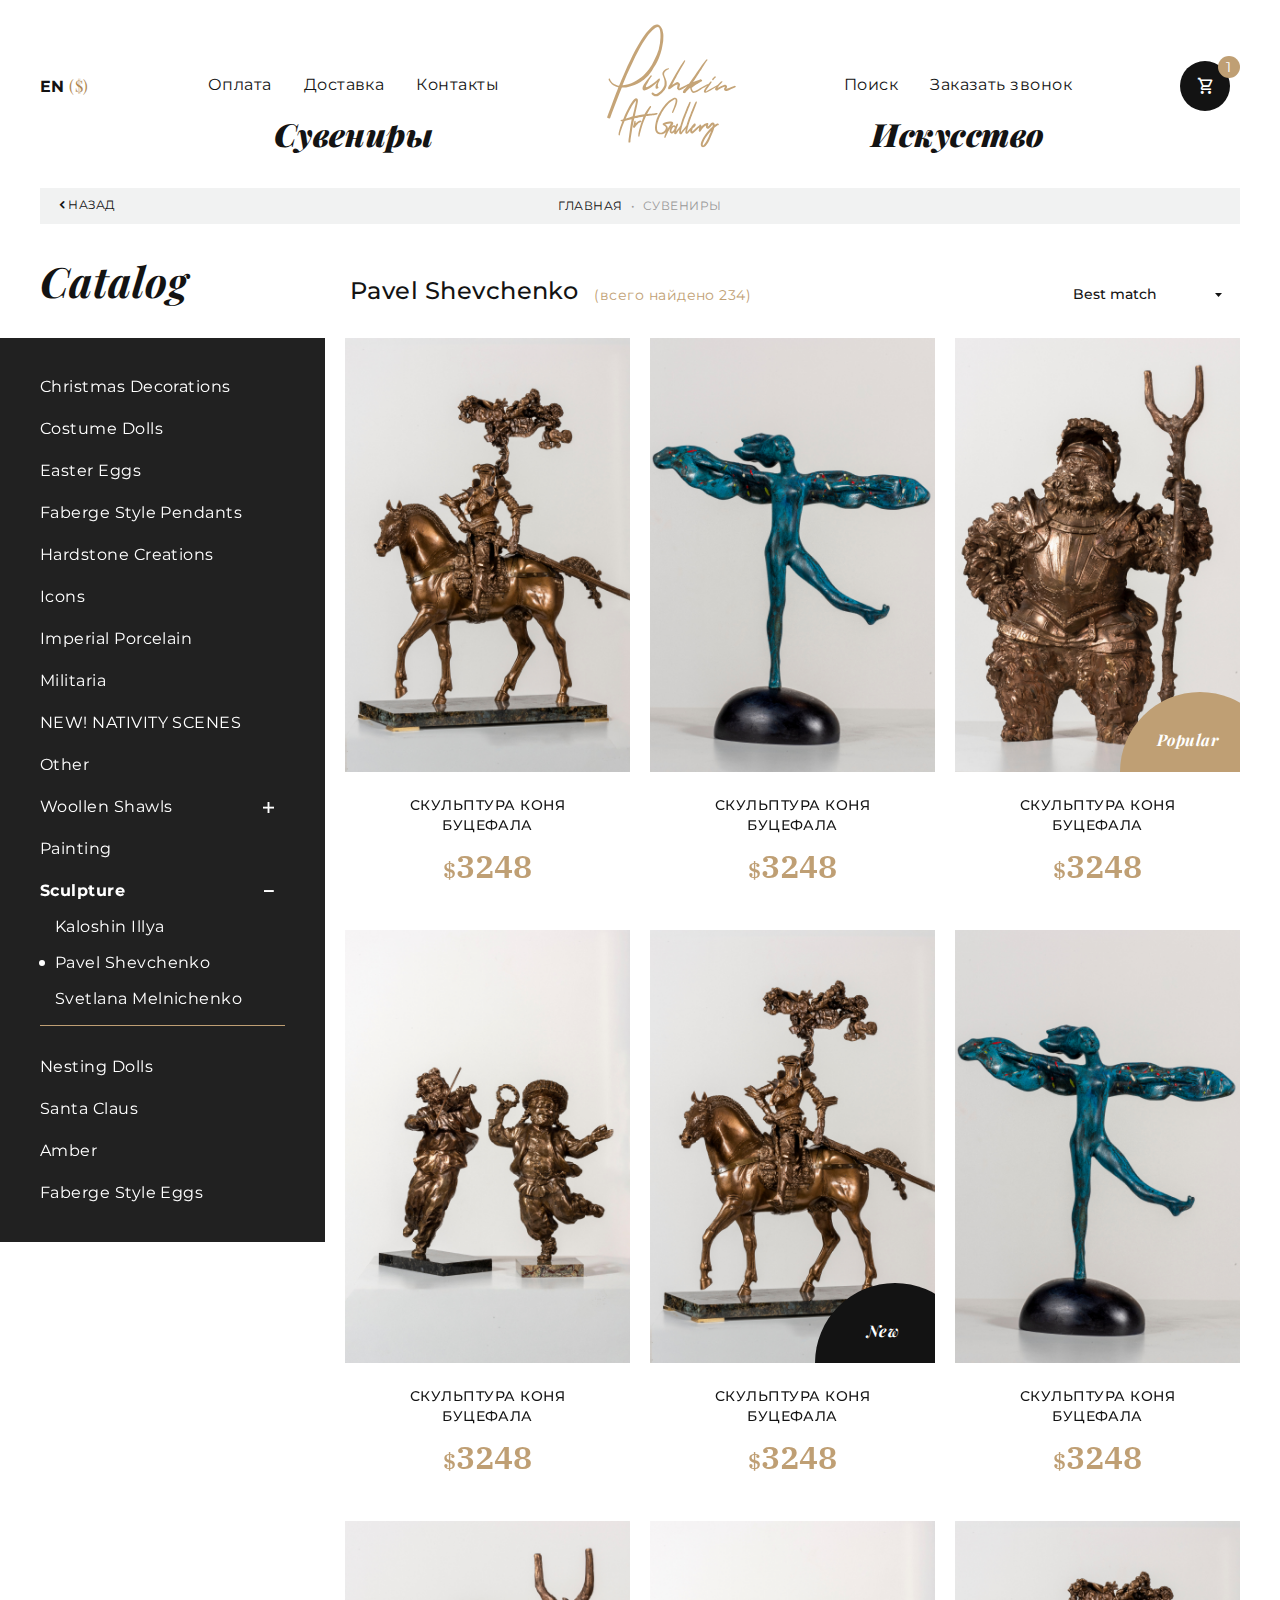
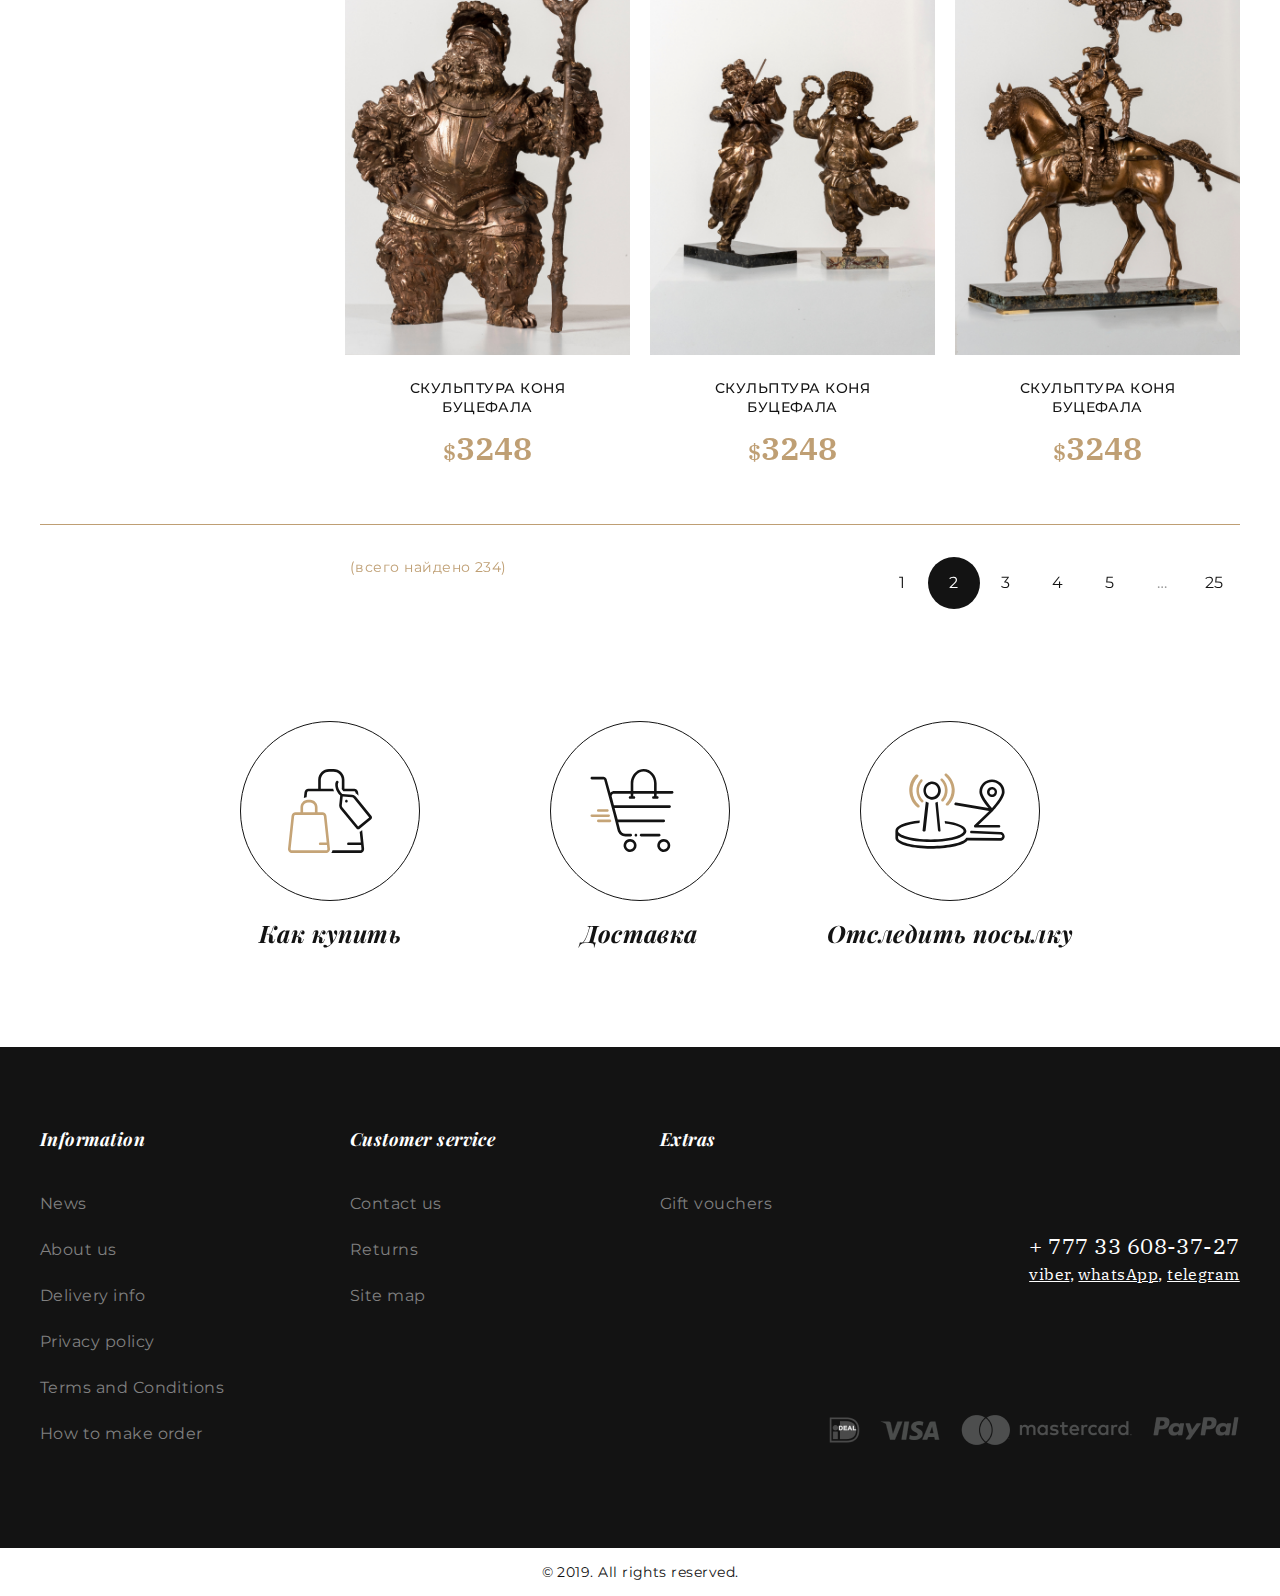
<file: souvenirs.html>
<!DOCTYPE html>
<html lang="en">
  <head>
    <title>Pushkin Art</title>
    <meta charset="utf-8"/>
    <meta name="description" content="Pushkin Art"/>
    <meta http-equiv="X-UA-Compatible" content="IE=edge"/>
    <meta name="viewport" content="width=device-width, initial-scale=1"/>
    <link href="https://fonts.googleapis.com/css?family=IBM+Plex+Serif:100,100i,200,200i,300,300i,400,400i,500,500i,600,600i,700,700i|Montserrat:100,100i,200,200i,300,300i,400,400i,500,500i,600,600i,700,700i,800,800i,900,900i|Playfair+Display:400,400i,500,500i,600,600i,700,700i,800,800i,900,900i&amp;display=swap&amp;subset=cyrillic,cyrillic-ext,latin-ext" rel="stylesheet"/>
    <link rel="stylesheet" href="css/main.css"/>
  </head>
  <body>
    <!-- header-->
    <div class="header">
      <div class="uk-container uk-container-large">
        <div class="header__main">
          <div class="header__burger uk-hidden@m" uk-toggle="target: #mobileMenu"><i class="icon-burger"></i></div><a class="header__language uk-visible@m" href="#"><b>En</b>
            <span>($)</span></a>
          <div class="header__menu uk-visible@m">
            <div class="header__menuTop"><a href="#">Оплата</a><a href="#">Доставка</a><a href="#">Контакты</a></div>
            <h3 class="uk-h2"><a href="souvenirs.html">Cувениры</a></h3>
          </div><a class="header__logo" href="/"><img src="img/logo.svg" alt=""/></a>
          <div class="header__menu uk-visible@m">
            <div class="header__menuTop"><a href="#" uk-toggle="target: #search">Поиск</a><a href="#" uk-toggle="target: #call">Заказать звонок</a></div>
            <h3 class="uk-h2"><a href="art.html">Искусство</a></h3>
          </div>
          <div class="header__cart"><a class="uk-button uk-button-secondary uk-border-circle" href="#" uk-toggle="target: #cart"><i class="icon-cart"></i></a><small class="uk-badge uk-position-top-right">1</small></div>
        </div>
      </div>
    </div>
    <!--./ header-->
    <!-- Souvenir single-->
    <section>
      <div class="uk-container uk-container-large">
        <div class="breadcrumb uk-visible@m"><a class="breadcrumb__back" href="#"><i class="icon-chevron-left"></i>Назад</a>
          <ul class="uk-breadcrumb">
            <li><a href="index.html">Главная</a></li>
            <li><span>Сувениры</span></li>
          </ul>
        </div>
        <div class="catalog">
          <div class="catalog__header">
            <div class="uk-grid uk-flex-bottom">
              <div class="uk-width-1-4@m">
                <div class="catalog__title">
                  <h1>Catalog</h1>
                </div>
              </div>
              <div class="uk-width-3-4@m">
                <div class="catalog__info">
                  <div class="catalog__infoAuthor">
                    <h2>Pavel Shevchenko</h2>
                    <div class="catalog__searching uk-visible@s">(<span class="uk-visible@m">всего найдено</span> 234)</div>
                  </div>
                  <div class="catalog__infoBtn"><a class="uk-hidden@m uk-button uk-button-small uk-button-primary uk-border-pill" href="#" uk-toggle="target: #menucats; animation: uk-animation-fade; media: @m">категории</a>
                    <div class="catalog__infoFilter uk-border-pill">
                      <select class="uk-select uk-form-small uk-border-pill">
                        <option>Best match</option>
                        <option>Newest list</option>
                        <option>Price: high to low</option>
                        <option>Price: low to high</option>
                      </select>
                    </div>
                  </div>
                  <ul class="uk-nav-parent-icon uk-hidden@m" id="menucats" uk-nav="uk-nav" hidden="hidden">
                    <li><a href="#">Christmas Decorations</a></li>
                    <li><a href="#">Costume Dolls</a></li>
                    <li><a href="#">Easter Eggs</a></li>
                    <li><a href="#">Faberge Style Pendants</a></li>
                    <li><a href="#">Hardstone Creations</a></li>
                    <li><a href="#">Icons</a></li>
                    <li><a href="#">Imperial Porcelain</a></li>
                    <li><a href="#">Militaria</a></li>
                    <li><a href="#">NEW! NATIVITY SCENES</a></li>
                    <li><a href="#">Other</a></li>
                    <li class="uk-parent"><a href="#">Woollen Shawls</a>
                      <ul class="uk-nav-sub">
                        <li><a href="#">Kaloshin Illya</a></li>
                        <li><a href="#">Pavel Shevchenko</a></li>
                        <li><a href="#">Svetlana Melnichenko</a></li>
                      </ul>
                    </li>
                    <li><a href="#">Painting</a></li>
                    <li class="uk-parent uk-open"><a href="#">Sculpture</a>
                      <ul class="uk-nav-sub">
                        <li><a href="#">Kaloshin Illya</a></li>
                        <li class="uk-active"><a href="#">Pavel Shevchenko</a></li>
                        <li><a href="#">Svetlana Melnichenko</a></li>
                      </ul>
                    </li>
                    <li><a href="#">Nesting Dolls</a></li>
                    <li><a href="#">Santa Claus</a></li>
                    <li><a href="#">Amber</a></li>
                    <li><a href="#">Faberge Style Eggs</a></li>
                  </ul>
                </div>
              </div>
            </div>
          </div>
          <div class="catalog__body">
            <div class="uk-grid uk-grid-medium uk-flex-stretch">
              <div class="uk-width-1-3@m uk-width-1-4@l uk-visible@m">
                <div class="catalog__sidebar">
                  <ul class="uk-nav-parent-icon" uk-nav="uk-nav">
                    <li><a href="#">Christmas Decorations</a></li>
                    <li><a href="#">Costume Dolls</a></li>
                    <li><a href="#">Easter Eggs</a></li>
                    <li><a href="#">Faberge Style Pendants</a></li>
                    <li><a href="#">Hardstone Creations</a></li>
                    <li><a href="#">Icons</a></li>
                    <li><a href="#">Imperial Porcelain</a></li>
                    <li><a href="#">Militaria</a></li>
                    <li><a href="#">NEW! NATIVITY SCENES</a></li>
                    <li><a href="#">Other</a></li>
                    <li class="uk-parent"><a href="#">Woollen Shawls</a>
                      <ul class="uk-nav-sub">
                        <li><a href="#">Kaloshin Illya</a></li>
                        <li><a href="#">Pavel Shevchenko</a></li>
                        <li><a href="#">Svetlana Melnichenko</a></li>
                      </ul>
                    </li>
                    <li><a href="#">Painting</a></li>
                    <li class="uk-parent uk-open"><a href="#">Sculpture</a>
                      <ul class="uk-nav-sub">
                        <li><a href="#">Kaloshin Illya</a></li>
                        <li class="uk-active"><a href="#">Pavel Shevchenko</a></li>
                        <li><a href="#">Svetlana Melnichenko</a></li>
                      </ul>
                    </li>
                    <li><a href="#">Nesting Dolls</a></li>
                    <li><a href="#">Santa Claus</a></li>
                    <li><a href="#">Amber</a></li>
                    <li><a href="#">Faberge Style Eggs</a></li>
                  </ul>
                </div>
              </div>
              <div class="uk-width-2-3@m uk-width-3-4@l">
                <div class="catalog__list catalog__list2">
                  <div class="catalog__item"><a class="catalog__itemImg" href="souvenirsingle.html"><img src="img/temp/poproduct1.png" alt=""/></a>
                    <div class="catalog__itemInfo">
                      <h4 class="catalog__itemTitle"><a href="ouvenirsingle.html">Скульптура коня Буцефала</a></h4>
                      <div class="catalog__itemCost"><span>$</span><span>3248</span></div>
                    </div>
                  </div>
                  <div class="catalog__item"><a class="catalog__itemImg" href="souvenirsingle.html"><img src="img/temp/poproduct2.png" alt=""/></a>
                    <div class="catalog__itemInfo">
                      <h4 class="catalog__itemTitle"><a href="ouvenirsingle.html">Скульптура коня Буцефала</a></h4>
                      <div class="catalog__itemCost"><span>$</span><span>3248</span></div>
                    </div>
                  </div>
                  <div class="catalog__item"><a class="catalog__itemImg" href="artsingle.html"><img src="img/temp/poproduct3.png" alt=""/><span class="catalog__itemBadge popular">Popular</span></a>
                    <div class="catalog__itemInfo">
                      <h4 class="catalog__itemTitle"><a href="ouvenirsingle.html">Скульптура коня Буцефала</a></h4>
                      <div class="catalog__itemCost"><span>$</span><span>3248</span></div>
                    </div>
                  </div>
                  <div class="catalog__item"><a class="catalog__itemImg" href="souvenirsingle.html"><img src="img/temp/poproduct4.png" alt=""/></a>
                    <div class="catalog__itemInfo">
                      <h4 class="catalog__itemTitle"><a href="ouvenirsingle.html">Скульптура коня Буцефала</a></h4>
                      <div class="catalog__itemCost"><span>$</span><span>3248</span></div>
                    </div>
                  </div>
                  <div class="catalog__item"><a class="catalog__itemImg" href="artsingle.html"><img src="img/temp/poproduct1.png" alt=""/><span class="catalog__itemBadge new">New</span></a>
                    <div class="catalog__itemInfo">
                      <h4 class="catalog__itemTitle"><a href="ouvenirsingle.html">Скульптура коня Буцефала</a></h4>
                      <div class="catalog__itemCost"><span>$</span><span>3248</span></div>
                    </div>
                  </div>
                  <div class="catalog__item"><a class="catalog__itemImg" href="souvenirsingle.html"><img src="img/temp/poproduct2.png" alt=""/></a>
                    <div class="catalog__itemInfo">
                      <h4 class="catalog__itemTitle"><a href="ouvenirsingle.html">Скульптура коня Буцефала</a></h4>
                      <div class="catalog__itemCost"><span>$</span><span>3248</span></div>
                    </div>
                  </div>
                  <div class="catalog__item"><a class="catalog__itemImg" href="souvenirsingle.html"><img src="img/temp/poproduct3.png" alt=""/></a>
                    <div class="catalog__itemInfo">
                      <h4 class="catalog__itemTitle"><a href="ouvenirsingle.html">Скульптура коня Буцефала</a></h4>
                      <div class="catalog__itemCost"><span>$</span><span>3248</span></div>
                    </div>
                  </div>
                  <div class="catalog__item"><a class="catalog__itemImg" href="souvenirsingle.html"><img src="img/temp/poproduct4.png" alt=""/></a>
                    <div class="catalog__itemInfo">
                      <h4 class="catalog__itemTitle"><a href="ouvenirsingle.html">Скульптура коня Буцефала</a></h4>
                      <div class="catalog__itemCost"><span>$</span><span>3248</span></div>
                    </div>
                  </div>
                  <div class="catalog__item"><a class="catalog__itemImg" href="souvenirsingle.html"><img src="img/temp/poproduct1.png" alt=""/></a>
                    <div class="catalog__itemInfo">
                      <h4 class="catalog__itemTitle"><a href="ouvenirsingle.html">Скульптура коня Буцефала</a></h4>
                      <div class="catalog__itemCost"><span>$</span><span>3248</span></div>
                    </div>
                  </div>
                </div>
              </div>
            </div>
          </div>
          <div class="catalog__pagination">
            <div class="uk-grid uk-medium uk-flex-right@m">
              <div class="uk-width-3-4@m">
                <div class="catalog__paginationInner">
                  <div class="catalog__searching uk-visible@s">(всего найдено 234)</div>
                  <ul class="uk-pagination">
                    <li><a href="#">1</a></li>
                    <li class="uk-active"><a href="#">2</a></li>
                    <li><a href="#">3</a></li>
                    <li><a href="#">4</a></li>
                    <li><a href="#">5</a></li>
                    <li class="uk-disabled"><span>…</span></li>
                    <li><a href="#">25</a></li>
                  </ul>
                </div>
              </div>
            </div>
          </div>
          <div class="singleButtons">
            <div class="uk-grid uk-flex-center uk-text-center uk-child-width-1-1 uk-child-width-1-4@l uk-child-width-1-3@m uk-child-width-1-2@s"><a class="singleButton" href="#"><span><img src="img/icon1.svg" alt=""/></span><span class="uk-h3">Как купить</span></a><a class="singleButton" href="#"><span><img src="img/icon2.svg" alt=""/></span><span class="uk-h3">Доставка</span></a><a class="singleButton" href="#"><span><img src="img/icon3.svg" alt=""/></span><span class="uk-h3">Отследить посылку</span></a></div>
          </div>
        </div>
      </div>
    </section>
    <!--./ Souvenir single-->
    <!-- footer-->
    <div class="footer">
      <div class="footer__top">
        <div class="uk-container uk-container-large">
          <div class="uk-grid">
            <div class="uk-width-1-3@s uk-width-1-4@m">
              <ul class="footer__menu" uk-accordion="uk-accordion">
                <li>
                  <h4 class="uk-accordion-title">Information<i class="icon-chevron-bottom-big uk-position-right uk-hidden@s"></i></h4>
                  <ul class="uk-accordion-content">
                    <li><a href="#">News</a></li>
                    <li><a href="#">About us</a></li>
                    <li><a href="#">Delivery info</a></li>
                    <li><a href="#">Privacy policy</a></li>
                    <li><a href="#">Terms and Conditions</a></li>
                    <li><a href="#">How to make order</a></li>
                  </ul>
                </li>
              </ul>
            </div>
            <div class="uk-width-1-3@s uk-width-1-4@m">
              <ul class="footer__menu" uk-accordion="uk-accordion">
                <li>
                  <h4 class="uk-accordion-title">Customer service<i class="icon-chevron-bottom-big uk-position-right uk-hidden@s"></i></h4>
                  <ul class="uk-accordion-content">
                    <li><a href="#">Contact us</a></li>
                    <li><a href="#">Returns</a></li>
                    <li><a href="#">Site map</a></li>
                  </ul>
                </li>
              </ul>
            </div>
            <div class="uk-width-1-3@s uk-width-1-6@m">
              <ul class="footer__menu" uk-accordion="uk-accordion">
                <li>
                  <h4 class="uk-accordion-title">Extras<i class="icon-chevron-bottom-big uk-position-right uk-hidden@s"></i></h4>
                  <ul class="uk-accordion-content">
                    <li><a href="#">Gift vouchers</a></li>
                  </ul>
                </li>
              </ul>
            </div>
            <div class="uk-flex uk-flex-column uk-flex-bottom uk-flex-center uk-width-1-1@s uk-width-1-3@m">
              <div class="footer__contacts"><a class="footer__phone" href="tel: +777336083727">+ 777 33 608-37-27</a>
                <div class="footer__social"><a href="#">viber</a>,
                  <a href="#">whatsApp</a>,
                  <a href="#">telegram</a>
                </div>
              </div>
              <div class="footer__payment"><img src="img/ideal.png" alt=""/><img src="img/visa.png" alt=""/><img src="img/mastercard.png" alt=""/><img src="img/paypal.png" alt=""/></div>
            </div>
          </div>
        </div>
      </div>
      <div class="footer__copyright">
        <div class="uk-container uk-container-large"><span>© 2019. All rights reserved.</span></div>
      </div>
    </div>
    <!--./ footer-->
    <!-- modal-->
    <div class="uk-modal-full burgerToggle" id="mobileMenu" uk-modal="uk-modal">
      <div class="uk-modal-dialog">
        <div class="mobileMenu">
          <div class="uk-container uk-container-large">
            <div class="mobileMenu__topBlock">
              <div><a class="uk-h2" href="#">Cувениры</a></div>
              <div><a class="uk-h2" href="#">Искусство</a></div>
            </div>
            <hr/>
            <div class="mobileMenu__block">
              <div><a href="#" uk-toggle="target: #search">Поиск</a></div>
              <div><a href="#" uk-toggle="target: #call">Заказать звонок</a></div>
            </div>
            <div class="mobileMenu__block">
              <div><a href="#">Оплата</a></div>
              <div><a href="#">Доставка</a></div>
              <div><a href="#">Контакты</a></div>
            </div>
            <div class="mobileMenu__language"><b>En</b>
              <span>($)</span>
            </div>
          </div>
        </div>
      </div>
    </div>
    <div class="uk-modal-full" id="search" uk-modal="uk-modal">
      <div class="uk-modal-dialog">
        <div class="uk-modal-body">
          <div class="uk-container uk-container-large">
            <div class="uk-grid uk-flex-center">
              <div class="uk-width-1-1">
                <button class="uk-modal-close-default uk-close-large" type="button" uk-close="uk-close"></button>
              </div>
              <div class="uk-width-1-1 uk-width-3-4@s">
                <form class="uk-search uk-width-1-1"><a class="uk-search-icon-flip" href="" uk-search-icon=""></a>
                  <input class="uk-search-input" type="search" placeholder="ПОИСК"/>
                </form>
              </div>
            </div>
          </div>
        </div>
      </div>
    </div>
    <div id="costrequest" uk-modal="uk-modal">
      <div class="uk-modal-dialog uk-margin-auto-vertical uk-border-rounded">
        <div class="uk-modal-body">
          <button class="uk-modal-close-default uk-close-large" type="button" uk-close="uk-close"></button>
          <div class="uk-container uk-container-large">
            <h3 class="uk-h2 uk-text-center">Запросить стоимость</h3>
            <form class="uk-margin-auto uk-width-3-4@m" action="#" method="POST">
              <div class="uk-margin">
                <input class="uk-input" name="Имя" type="text" placeholder="Имя Фамилия" required=""/>
              </div>
              <div class="uk-margin">
                <input class="phone uk-input" name="Телефон" type="tel" placeholder="+375(__) ___-__-__" minlength="9" maxlength="18" required=""/>
              </div>
              <div class="uk-margin">
                <input class="uk-checkbox" id="check3" type="checkbox" checked="" value="да"/>
                <label class="uk-text-small" for="check1">
                   Отправляя сообщение вы даете согласие на обработку
                  
                  <a href="#">персональных данных</a>
                </label>
              </div>
              <div class="uk-margin uk-text-center">
                <button class="uk-button uk-button-large uk-button-primary uk-border-circle" type="submit">Запросить</button>
              </div>
            </form>
          </div>
        </div>
      </div>
    </div>
    <div id="call" uk-modal="uk-modal">
      <div class="uk-modal-dialog uk-margin-auto-vertical uk-border-rounded">
        <div class="uk-modal-body">
          <button class="uk-modal-close-default uk-close-large" type="button" uk-close="uk-close"></button>
          <div class="uk-container uk-container-large">
            <h3 class="uk-h2 uk-text-center">Заказать звонок</h3>
            <form class="uk-margin-auto uk-width-3-4@m" action="#" method="POST">
              <div class="uk-margin">
                <input class="uk-input" name="Имя" type="text" placeholder="Имя Фамилия" required=""/>
              </div>
              <div class="uk-margin">
                <input class="uk-input" name="E-mail" type="email" placeholder="Ваш e-mail" required=""/>
              </div>
              <div class="uk-margin">
                <input class="phone uk-input" name="Телефон" type="tel" placeholder="+375(__) ___-__-__" minlength="9" maxlength="18" required=""/>
              </div>
              <div class="uk-margin">
                <input class="uk-checkbox" id="check1" type="checkbox" checked="" value="да"/>
                <label class="uk-text-small" for="check1">
                   Отправляя сообщение вы даете согласие на обработку
                  
                  <a href="#">персональных данных</a>
                </label>
              </div>
              <div class="uk-margin uk-text-center">
                <button class="uk-button uk-button-large uk-button-primary uk-border-circle" type="submit">Запросить</button>
              </div>
            </form>
          </div>
        </div>
      </div>
    </div>
    <div class="cart uk-modal" id="cart" uk-modal="uk-modal">
      <div class="uk-modal-dialog uk-margin-auto-vertical uk-border-rounded">
        <div class="uk-modal-body">
          <div class="uk-container uk-container-large">
            <form action="payment.html">
              <button class="uk-modal-close-default uk-close-large" type="button" uk-close="uk-close"></button>
              <h3 class="uk-h2 uk-text-left@m uk-text-center">Корзина</h3>
              <div uk-overflow-auto="uk-overflow-auto">
                <div class="cart__body">
                  <div class="cart__product">
                    <div class="cart__productImg"><img src="img/temp/poproduct1.png" alt=""/></div>
                    <div class="cart__productInfo">
                      <div class="cart__productTitle">Скульптура коня Буцефала</div>
                      <div class="cart__productText">Pavel Shevchenko, «Babylon Bull», bronze, 2010 7,65кг, 39-24-14см</div>
                      <div class="cart__productControls">
                        <div class="plusminus cart__productCount">
                          <button class="minus uk-button" type="button"><i class="icon-minus"></i></button>
                          <input type="text" size="2" value="1" disabled="disabled"/>
                          <button class="plus uk-button" type="button"><i class="icon-plus"></i></button>
                        </div><a class="cart__productBtn" href="#">Remove</a>
                      </div>
                    </div>
                  </div>
                  <div class="cart__product">
                    <div class="cart__productImg"><img src="img/temp/poproduct2.png" alt=""/></div>
                    <div class="cart__productInfo">
                      <div class="cart__productTitle">Скульптура коня Буцефала</div>
                      <div class="cart__productText">Pavel Shevchenko, «Babylon Bull», bronze, 2010 7,65кг, 39-24-14см</div>
                      <div class="cart__productControls">
                        <div class="plusminus cart__productCount">
                          <button class="minus uk-button" type="button"><i class="icon-minus"></i></button>
                          <input type="text" size="2" value="1" disabled="disabled"/>
                          <button class="plus uk-button" type="button"><i class="icon-plus"></i></button>
                        </div><a class="cart__productBtn" href="#">Remove</a>
                      </div>
                    </div>
                  </div>
                  <div class="cart__product">
                    <div class="cart__productImg"><img src="img/temp/poproduct3.png" alt=""/></div>
                    <div class="cart__productInfo">
                      <div class="cart__productTitle">Скульптура коня Буцефала</div>
                      <div class="cart__productText">Pavel Shevchenko, «Babylon Bull», bronze, 2010 7,65кг, 39-24-14см</div>
                      <div class="cart__productControls">
                        <div class="plusminus cart__productCount">
                          <button class="minus uk-button" type="button"><i class="icon-minus"></i></button>
                          <input type="text" size="2" value="1" disabled="disabled"/>
                          <button class="plus uk-button" type="button"><i class="icon-plus"></i></button>
                        </div><a class="cart__productBtn" href="#">Remove</a>
                      </div>
                    </div>
                  </div>
                  <div class="cart__product">
                    <div class="cart__productImg"><img src="img/temp/poproduct4.png" alt=""/></div>
                    <div class="cart__productInfo">
                      <div class="cart__productTitle">Скульптура коня Буцефала</div>
                      <div class="cart__productText">Pavel Shevchenko, «Babylon Bull», bronze, 2010 7,65кг, 39-24-14см</div>
                      <div class="cart__productControls">
                        <div class="plusminus cart__productCount">
                          <button class="minus uk-button" type="button"><i class="icon-minus"></i></button>
                          <input type="text" size="2" value="1" disabled="disabled"/>
                          <button class="plus uk-button" type="button"><i class="icon-plus"></i></button>
                        </div><a class="cart__productBtn" href="#">Remove</a>
                      </div>
                    </div>
                  </div>
                </div>
              </div>
              <div class="cart__footer">
                <div class="cart__footerInfo"><b>Всего:</b>
                  <div class="cart__footerCost"><span>$</span><span>3248</span></div>
                </div>
                <button class="uk-button uk-button-secondary" type="submit">Checkout</button>
              </div>
            </form>
          </div>
        </div>
      </div>
    </div>
    <!--./ modal-->
    <!--scripts-->
    <script src="js/uikit.min.js"></script>
    <script src="js/imask.min.js"></script>
    <script src="js/main.min.js"></script>
    <!--./ scripts-->
  </body>
</html>
</file>
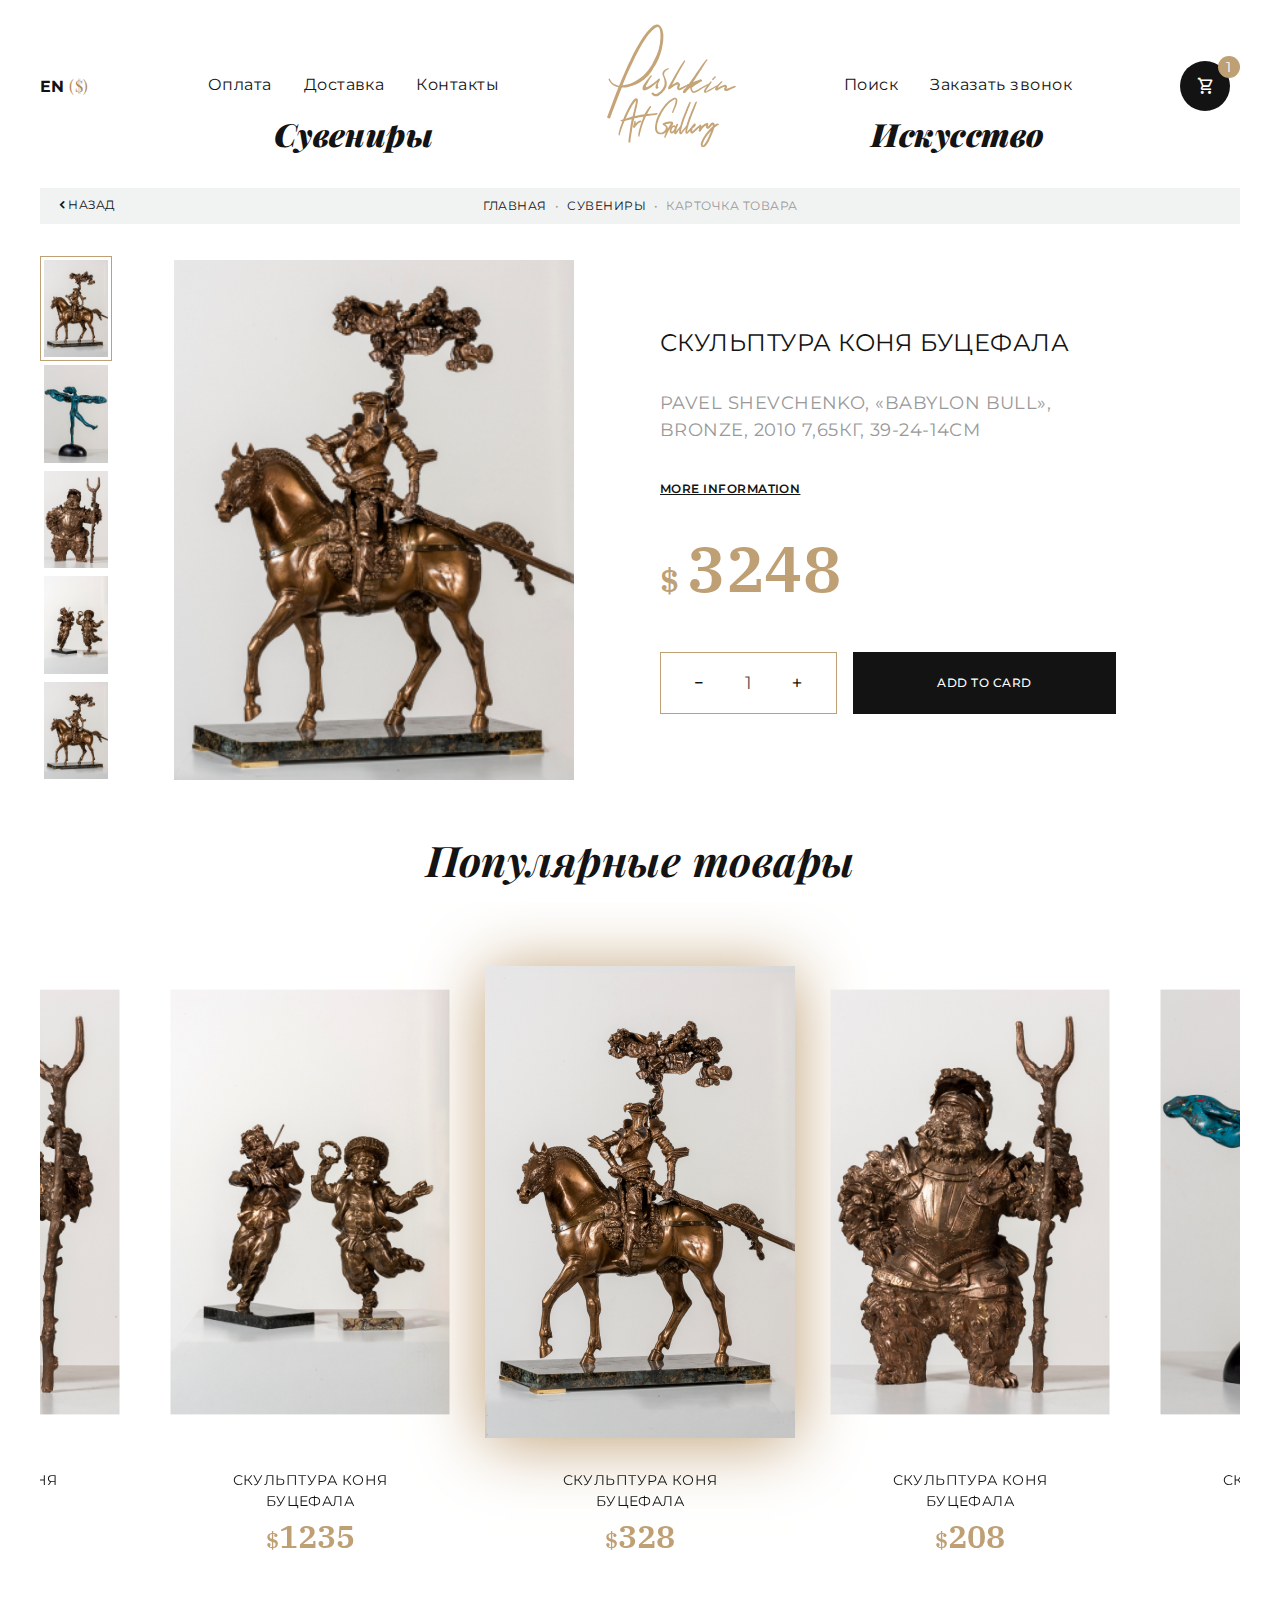
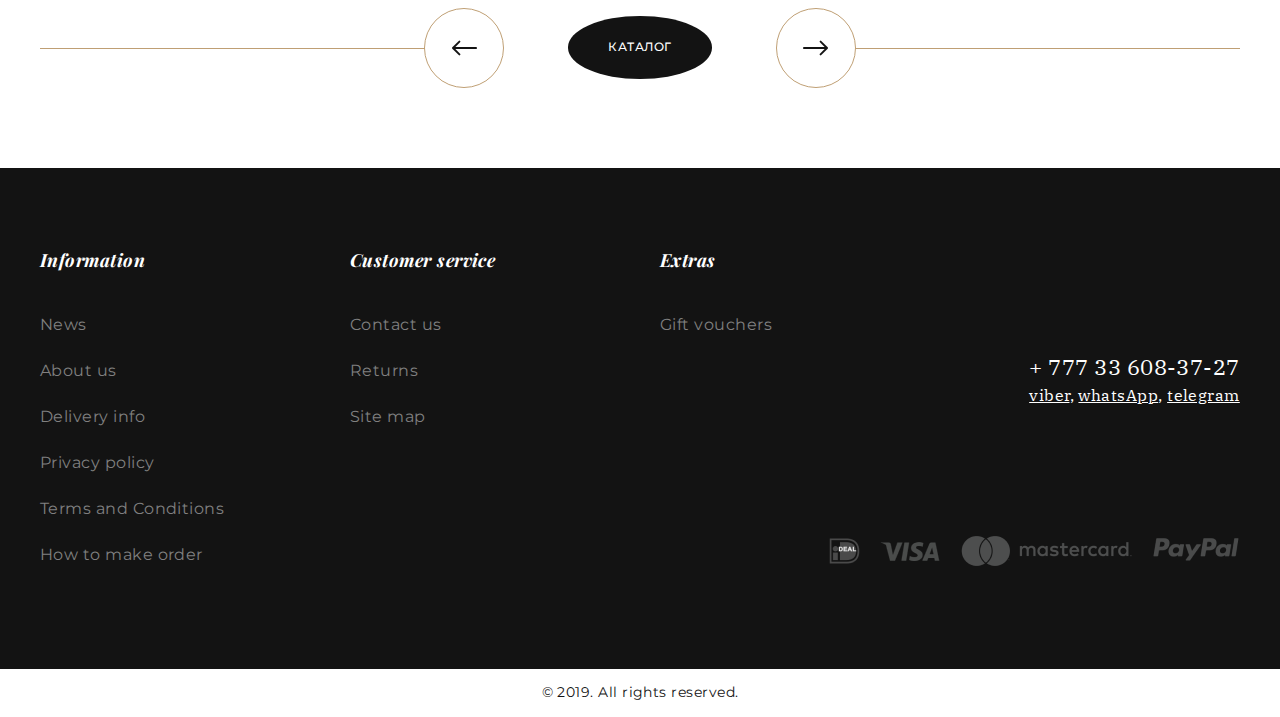
<file: souvenirsingle.html>
<!DOCTYPE html>
<html lang="en">
  <head>
    <title>Pushkin Art</title>
    <meta charset="utf-8"/>
    <meta name="description" content="Pushkin Art"/>
    <meta http-equiv="X-UA-Compatible" content="IE=edge"/>
    <meta name="viewport" content="width=device-width, initial-scale=1"/>
    <link href="https://fonts.googleapis.com/css?family=IBM+Plex+Serif:100,100i,200,200i,300,300i,400,400i,500,500i,600,600i,700,700i|Montserrat:100,100i,200,200i,300,300i,400,400i,500,500i,600,600i,700,700i,800,800i,900,900i|Playfair+Display:400,400i,500,500i,600,600i,700,700i,800,800i,900,900i&amp;display=swap&amp;subset=cyrillic,cyrillic-ext,latin-ext" rel="stylesheet"/>
    <link rel="stylesheet" href="css/main.css"/>
  </head>
  <body>
    <!-- header-->
    <div class="header">
      <div class="uk-container uk-container-large">
        <div class="header__main">
          <div class="header__burger uk-hidden@m" uk-toggle="target: #mobileMenu"><i class="icon-burger"></i></div><a class="header__language uk-visible@m" href="#"><b>En</b>
            <span>($)</span></a>
          <div class="header__menu uk-visible@m">
            <div class="header__menuTop"><a href="#">Оплата</a><a href="#">Доставка</a><a href="#">Контакты</a></div>
            <h3 class="uk-h2"><a href="souvenirs.html">Cувениры</a></h3>
          </div><a class="header__logo" href="/"><img src="img/logo.svg" alt=""/></a>
          <div class="header__menu uk-visible@m">
            <div class="header__menuTop"><a href="#" uk-toggle="target: #search">Поиск</a><a href="#" uk-toggle="target: #call">Заказать звонок</a></div>
            <h3 class="uk-h2"><a href="art.html">Искусство</a></h3>
          </div>
          <div class="header__cart"><a class="uk-button uk-button-secondary uk-border-circle" href="#" uk-toggle="target: #cart"><i class="icon-cart"></i></a><small class="uk-badge uk-position-top-right">1</small></div>
        </div>
      </div>
    </div>
    <!--./ header-->
    <!-- Art single-->
    <section class="uk-overflow-hidden">
      <div class="uk-container uk-container-large">
        <div class="breadcrumb uk-visible@m"><a class="breadcrumb__back" href="#"><i class="icon-chevron-left"></i>Назад</a>
          <ul class="uk-breadcrumb">
            <li><a href="index.html">Главная</a></li>
            <li><a href="souvenirs.html">Сувениры</a></li>
            <li><span>Карточка товара</span></li>
          </ul>
        </div>
        <div class="souvenir">
          <div class="uk-grid uk-flex-middle">
            <div class="uk-width-1-1 uk-width-1-2@m">
              <div class="souvenir__slidshow" uk-slideshow="animation: fade; min-height: 520; max-height: 520">
                <ul class="uk-thumbnav uk-thumbnav-vertical uk-visible@s">
                  <li class="uk-active" uk-slideshow-item="0"><a href=""><img src="img/temp/poproduct1.png" width="64" alt=""/></a></li>
                  <li uk-slideshow-item="1"><a href=""><img src="img/temp/poproduct2.png" width="64" alt=""/></a></li>
                  <li uk-slideshow-item="2"><a href=""><img src="img/temp/poproduct3.png" width="64" alt=""/></a></li>
                  <li uk-slideshow-item="3"><a href=""><img src="img/temp/poproduct4.png" width="64" alt=""/></a></li>
                  <li uk-slideshow-item="4"><a href=""><img src="img/temp/poproduct1.png" width="64" alt=""/></a></li>
                </ul>
                <ul class="uk-slideshow-items">
                  <li><img src="img/temp/poproduct1.png" alt="" uk-cover="uk-cover"/></li>
                  <li><img src="img/temp/poproduct2.png" alt="" uk-cover="uk-cover"/></li>
                  <li><img src="img/temp/poproduct3.png" alt="" uk-cover="uk-cover"/></li>
                  <li><img src="img/temp/poproduct4.png" alt="" uk-cover="uk-cover"/></li>
                  <li><img src="img/temp/poproduct1.png" alt="" uk-cover="uk-cover"/></li>
                </ul>
                <div class="souvenir__nav uk-hidden@s"><a class="uk-button uk-border-pill uk-button-small uk-button-default" href="souvenirs.html"><i class="icon-chevron-left"></i> каталог</a><a href="#" uk-slideshow-item="previous"><i class="icon-arrow-left"></i></a><a href="#" uk-slideshow-item="next"><i class="icon-arrow-right"></i></a></div>
              </div>
            </div>
            <div class="uk-width-1-1 uk-width-1-2@m uk-width-2-5@l">
              <form action="payment.html">
                <h1 class="souvenir__title">Скульптура коня Буцефала</h1>
                <div class="souvenir__info">Pavel Shevchenko, «Babylon Bull», bronze, 2010 7,65кг, 39-24-14см</div><a class="souvenir__more" href="#">More information</a>
                <div class="souvenir__controls">
                  <div class="souvenir__cost"><span>$</span><span>3248</span></div>
                  <div class="souvenir__add">
                    <div class="plusminus souvenir__addCount">
                      <button class="minus uk-button" type="button"><i class="icon-minus"></i></button>
                      <input type="text" size="2" value="1" disabled="disabled"/>
                      <button class="plus uk-button" type="button"><i class="icon-plus"></i></button>
                    </div>
                    <button class="uk-button uk-button-secondary" type="button" uk-toggle="target: #cart">Add to card</button>
                  </div>
                </div>
              </form>
            </div>
          </div>
        </div>
        <div class="section__title">
          <h2 class="uk-h1">Популярные товары</h2>
        </div>
        <div class="poproduct poproduct2 uk-overflow-hidden" uk-slider="center: true">
          <div class="uk-slider-container">
            <ul class="uk-grid uk-grid-medium uk-slider-items">
              <li class="poproduct__item">
                <div class="poproduct__itemImg"><img src="img/temp/poproduct1.png" alt=""/></div>
                <div class="poproduct__itemInfo">
                  <div class="poproduct__itemTitle">Скульптура коня Буцефала</div>
                  <div class="poproduct__itemCost"><span>$</span><span>328</span></div>
                </div>
              </li>
              <li class="poproduct__item">
                <div class="poproduct__itemImg"><img src="img/temp/poproduct3.png" alt=""/></div>
                <div class="poproduct__itemInfo">
                  <div class="poproduct__itemTitle">Скульптура коня Буцефала</div>
                  <div class="poproduct__itemCost"><span>$</span><span>208</span></div>
                </div>
              </li>
              <li class="poproduct__item">
                <div class="poproduct__itemImg"><img src="img/temp/poproduct2.png" alt=""/></div>
                <div class="poproduct__itemInfo">
                  <div class="poproduct__itemTitle">Скульптура коня Буцефала</div>
                  <div class="poproduct__itemCost"><span>$</span><span>12248</span></div>
                </div>
              </li>
              <li class="poproduct__item">
                <div class="poproduct__itemImg"><img src="img/temp/poproduct3.png" alt=""/></div>
                <div class="poproduct__itemInfo">
                  <div class="poproduct__itemTitle">Скульптура коня Буцефала</div>
                  <div class="poproduct__itemCost"><span>$</span><span>3248</span></div>
                </div>
              </li>
              <li class="poproduct__item">
                <div class="poproduct__itemImg"><img src="img/temp/poproduct4.png" alt=""/></div>
                <div class="poproduct__itemInfo">
                  <div class="poproduct__itemTitle">Скульптура коня Буцефала</div>
                  <div class="poproduct__itemCost"><span>$</span><span>1235</span></div>
                </div>
              </li>
              <li class="poproduct__item">
                <div class="poproduct__itemImg"><img src="img/temp/poproduct1.png" alt=""/></div>
                <div class="poproduct__itemInfo">
                  <div class="poproduct__itemTitle">Скульптура коня Буцефала</div>
                  <div class="poproduct__itemCost"><span>$</span><span>328</span></div>
                </div>
              </li>
              <li class="poproduct__item">
                <div class="poproduct__itemImg"><img src="img/temp/poproduct3.png" alt=""/></div>
                <div class="poproduct__itemInfo">
                  <div class="poproduct__itemTitle">Скульптура коня Буцефала</div>
                  <div class="poproduct__itemCost"><span>$</span><span>208</span></div>
                </div>
              </li>
              <li class="poproduct__item">
                <div class="poproduct__itemImg"><img src="img/temp/poproduct2.png" alt=""/></div>
                <div class="poproduct__itemInfo">
                  <div class="poproduct__itemTitle">Скульптура коня Буцефала</div>
                  <div class="poproduct__itemCost"><span>$</span><span>12248</span></div>
                </div>
              </li>
              <li class="poproduct__item">
                <div class="poproduct__itemImg"><img src="img/temp/poproduct3.png" alt=""/></div>
                <div class="poproduct__itemInfo">
                  <div class="poproduct__itemTitle">Скульптура коня Буцефала</div>
                  <div class="poproduct__itemCost"><span>$</span><span>3248</span></div>
                </div>
              </li>
              <li class="poproduct__item">
                <div class="poproduct__itemImg"><img src="img/temp/poproduct4.png" alt=""/></div>
                <div class="poproduct__itemInfo">
                  <div class="poproduct__itemTitle">Скульптура коня Буцефала</div>
                  <div class="poproduct__itemCost"><span>$</span><span>1235</span></div>
                </div>
              </li>
            </ul>
          </div>
          <div class="poproduct__nav"><a href="#" uk-slider-item="previous"><i class="icon-arrow-left"></i></a><a class="uk-button uk-button-secondary uk-border-circle" href="souvenirs.html">Каталог</a><a href="#" uk-slider-item="next"><i class="icon-arrow-right"></i></a></div>
        </div>
      </div>
    </section>
    <!--./ Art single-->
    <!-- footer-->
    <div class="footer">
      <div class="footer__top">
        <div class="uk-container uk-container-large">
          <div class="uk-grid">
            <div class="uk-width-1-3@s uk-width-1-4@m">
              <ul class="footer__menu" uk-accordion="uk-accordion">
                <li>
                  <h4 class="uk-accordion-title">Information<i class="icon-chevron-bottom-big uk-position-right uk-hidden@s"></i></h4>
                  <ul class="uk-accordion-content">
                    <li><a href="#">News</a></li>
                    <li><a href="#">About us</a></li>
                    <li><a href="#">Delivery info</a></li>
                    <li><a href="#">Privacy policy</a></li>
                    <li><a href="#">Terms and Conditions</a></li>
                    <li><a href="#">How to make order</a></li>
                  </ul>
                </li>
              </ul>
            </div>
            <div class="uk-width-1-3@s uk-width-1-4@m">
              <ul class="footer__menu" uk-accordion="uk-accordion">
                <li>
                  <h4 class="uk-accordion-title">Customer service<i class="icon-chevron-bottom-big uk-position-right uk-hidden@s"></i></h4>
                  <ul class="uk-accordion-content">
                    <li><a href="#">Contact us</a></li>
                    <li><a href="#">Returns</a></li>
                    <li><a href="#">Site map</a></li>
                  </ul>
                </li>
              </ul>
            </div>
            <div class="uk-width-1-3@s uk-width-1-6@m">
              <ul class="footer__menu" uk-accordion="uk-accordion">
                <li>
                  <h4 class="uk-accordion-title">Extras<i class="icon-chevron-bottom-big uk-position-right uk-hidden@s"></i></h4>
                  <ul class="uk-accordion-content">
                    <li><a href="#">Gift vouchers</a></li>
                  </ul>
                </li>
              </ul>
            </div>
            <div class="uk-flex uk-flex-column uk-flex-bottom uk-flex-center uk-width-1-1@s uk-width-1-3@m">
              <div class="footer__contacts"><a class="footer__phone" href="tel: +777336083727">+ 777 33 608-37-27</a>
                <div class="footer__social"><a href="#">viber</a>,
                  <a href="#">whatsApp</a>,
                  <a href="#">telegram</a>
                </div>
              </div>
              <div class="footer__payment"><img src="img/ideal.png" alt=""/><img src="img/visa.png" alt=""/><img src="img/mastercard.png" alt=""/><img src="img/paypal.png" alt=""/></div>
            </div>
          </div>
        </div>
      </div>
      <div class="footer__copyright">
        <div class="uk-container uk-container-large"><span>© 2019. All rights reserved.</span></div>
      </div>
    </div>
    <!--./ footer-->
    <!-- modal-->
    <div class="uk-modal-full burgerToggle" id="mobileMenu" uk-modal="uk-modal">
      <div class="uk-modal-dialog">
        <div class="mobileMenu">
          <div class="uk-container uk-container-large">
            <div class="mobileMenu__topBlock">
              <div><a class="uk-h2" href="#">Cувениры</a></div>
              <div><a class="uk-h2" href="#">Искусство</a></div>
            </div>
            <hr/>
            <div class="mobileMenu__block">
              <div><a href="#" uk-toggle="target: #search">Поиск</a></div>
              <div><a href="#" uk-toggle="target: #call">Заказать звонок</a></div>
            </div>
            <div class="mobileMenu__block">
              <div><a href="#">Оплата</a></div>
              <div><a href="#">Доставка</a></div>
              <div><a href="#">Контакты</a></div>
            </div>
            <div class="mobileMenu__language"><b>En</b>
              <span>($)</span>
            </div>
          </div>
        </div>
      </div>
    </div>
    <div class="uk-modal-full" id="search" uk-modal="uk-modal">
      <div class="uk-modal-dialog">
        <div class="uk-modal-body">
          <div class="uk-container uk-container-large">
            <div class="uk-grid uk-flex-center">
              <div class="uk-width-1-1">
                <button class="uk-modal-close-default uk-close-large" type="button" uk-close="uk-close"></button>
              </div>
              <div class="uk-width-1-1 uk-width-3-4@s">
                <form class="uk-search uk-width-1-1"><a class="uk-search-icon-flip" href="" uk-search-icon=""></a>
                  <input class="uk-search-input" type="search" placeholder="ПОИСК"/>
                </form>
              </div>
            </div>
          </div>
        </div>
      </div>
    </div>
    <div id="costrequest" uk-modal="uk-modal">
      <div class="uk-modal-dialog uk-margin-auto-vertical uk-border-rounded">
        <div class="uk-modal-body">
          <button class="uk-modal-close-default uk-close-large" type="button" uk-close="uk-close"></button>
          <div class="uk-container uk-container-large">
            <h3 class="uk-h2 uk-text-center">Запросить стоимость</h3>
            <form class="uk-margin-auto uk-width-3-4@m" action="#" method="POST">
              <div class="uk-margin">
                <input class="uk-input" name="Имя" type="text" placeholder="Имя Фамилия" required=""/>
              </div>
              <div class="uk-margin">
                <input class="phone uk-input" name="Телефон" type="tel" placeholder="+375(__) ___-__-__" minlength="9" maxlength="18" required=""/>
              </div>
              <div class="uk-margin">
                <input class="uk-checkbox" id="check3" type="checkbox" checked="" value="да"/>
                <label class="uk-text-small" for="check1">
                   Отправляя сообщение вы даете согласие на обработку
                  
                  <a href="#">персональных данных</a>
                </label>
              </div>
              <div class="uk-margin uk-text-center">
                <button class="uk-button uk-button-large uk-button-primary uk-border-circle" type="submit">Запросить</button>
              </div>
            </form>
          </div>
        </div>
      </div>
    </div>
    <div id="call" uk-modal="uk-modal">
      <div class="uk-modal-dialog uk-margin-auto-vertical uk-border-rounded">
        <div class="uk-modal-body">
          <button class="uk-modal-close-default uk-close-large" type="button" uk-close="uk-close"></button>
          <div class="uk-container uk-container-large">
            <h3 class="uk-h2 uk-text-center">Заказать звонок</h3>
            <form class="uk-margin-auto uk-width-3-4@m" action="#" method="POST">
              <div class="uk-margin">
                <input class="uk-input" name="Имя" type="text" placeholder="Имя Фамилия" required=""/>
              </div>
              <div class="uk-margin">
                <input class="uk-input" name="E-mail" type="email" placeholder="Ваш e-mail" required=""/>
              </div>
              <div class="uk-margin">
                <input class="phone uk-input" name="Телефон" type="tel" placeholder="+375(__) ___-__-__" minlength="9" maxlength="18" required=""/>
              </div>
              <div class="uk-margin">
                <input class="uk-checkbox" id="check1" type="checkbox" checked="" value="да"/>
                <label class="uk-text-small" for="check1">
                   Отправляя сообщение вы даете согласие на обработку
                  
                  <a href="#">персональных данных</a>
                </label>
              </div>
              <div class="uk-margin uk-text-center">
                <button class="uk-button uk-button-large uk-button-primary uk-border-circle" type="submit">Запросить</button>
              </div>
            </form>
          </div>
        </div>
      </div>
    </div>
    <div class="cart uk-modal" id="cart" uk-modal="uk-modal">
      <div class="uk-modal-dialog uk-margin-auto-vertical uk-border-rounded">
        <div class="uk-modal-body">
          <div class="uk-container uk-container-large">
            <form action="#">
              <button class="uk-modal-close-default uk-close-large" type="button" uk-close="uk-close"></button>
              <h3 class="uk-h2 uk-text-left@m uk-text-center">Корзина</h3>
              <div uk-overflow-auto="uk-overflow-auto">
                <div class="cart__body">
                  <div class="cart__product">
                    <div class="cart__productImg"><img src="img/temp/poproduct1.png" alt=""/></div>
                    <div class="cart__productInfo">
                      <div class="cart__productTitle">Скульптура коня Буцефала</div>
                      <div class="cart__productText">Pavel Shevchenko, «Babylon Bull», bronze, 2010 7,65кг, 39-24-14см</div>
                      <div class="cart__productControls">
                        <div class="plusminus cart__productCount">
                          <button class="minus uk-button" type="button"><i class="icon-minus"></i></button>
                          <input type="text" size="2" value="1" disabled="disabled"/>
                          <button class="plus uk-button" type="button"><i class="icon-plus"></i></button>
                        </div><a class="cart__productBtn" href="#">Remove</a>
                      </div>
                    </div>
                  </div>
                  <div class="cart__product">
                    <div class="cart__productImg"><img src="img/temp/poproduct2.png" alt=""/></div>
                    <div class="cart__productInfo">
                      <div class="cart__productTitle">Скульптура коня Буцефала</div>
                      <div class="cart__productText">Pavel Shevchenko, «Babylon Bull», bronze, 2010 7,65кг, 39-24-14см</div>
                      <div class="cart__productControls">
                        <div class="plusminus cart__productCount">
                          <button class="minus uk-button" type="button"><i class="icon-minus"></i></button>
                          <input type="text" size="2" value="1" disabled="disabled"/>
                          <button class="plus uk-button" type="button"><i class="icon-plus"></i></button>
                        </div><a class="cart__productBtn" href="#">Remove</a>
                      </div>
                    </div>
                  </div>
                  <div class="cart__product">
                    <div class="cart__productImg"><img src="img/temp/poproduct3.png" alt=""/></div>
                    <div class="cart__productInfo">
                      <div class="cart__productTitle">Скульптура коня Буцефала</div>
                      <div class="cart__productText">Pavel Shevchenko, «Babylon Bull», bronze, 2010 7,65кг, 39-24-14см</div>
                      <div class="cart__productControls">
                        <div class="plusminus cart__productCount">
                          <button class="minus uk-button" type="button"><i class="icon-minus"></i></button>
                          <input type="text" size="2" value="1" disabled="disabled"/>
                          <button class="plus uk-button" type="button"><i class="icon-plus"></i></button>
                        </div><a class="cart__productBtn" href="#">Remove</a>
                      </div>
                    </div>
                  </div>
                  <div class="cart__product">
                    <div class="cart__productImg"><img src="img/temp/poproduct4.png" alt=""/></div>
                    <div class="cart__productInfo">
                      <div class="cart__productTitle">Скульптура коня Буцефала</div>
                      <div class="cart__productText">Pavel Shevchenko, «Babylon Bull», bronze, 2010 7,65кг, 39-24-14см</div>
                      <div class="cart__productControls">
                        <div class="plusminus cart__productCount">
                          <button class="minus uk-button" type="button"><i class="icon-minus"></i></button>
                          <input type="text" size="2" value="1" disabled="disabled"/>
                          <button class="plus uk-button" type="button"><i class="icon-plus"></i></button>
                        </div><a class="cart__productBtn" href="#">Remove</a>
                      </div>
                    </div>
                  </div>
                </div>
              </div>
              <div class="cart__footer">
                <div class="cart__footerInfo"><b>Всего:</b>
                  <div class="cart__footerCost"><span>$</span><span>3248</span></div>
                </div>
                <button class="uk-button uk-button-secondary" type="submit">Checkout</button>
              </div>
            </form>
          </div>
        </div>
      </div>
    </div>
    <!--./ modal-->
    <!--scripts-->
    <script src="js/uikit.min.js"></script>
    <script src="js/imask.min.js"></script>
    <script src="js/main.min.js"></script>
    <!--./ scripts-->
  </body>
</html>
</file>
<file: css/main.css>
@charset "UTF-8";
/* ===================================== */
/* ============= | UI Kit | ============ */
/* ===================================== */
@font-face {
  font-family: "pushkin";
  src: url("fonts/pushkin.ttf?n8q0qt") format("truetype"), url("fonts/pushkin.woff?n8q0qt") format("woff"), url("fonts/pushkin.svg?n8q0qt#pushkin") format("svg");
  font-weight: normal;
  font-style: normal;
  font-display: block; }

[class^="icon-"], [class*=" icon-"] {
  /* use !important to prevent issues with browser extensions that change fonts */
  font-family: "pushkin" !important;
  speak: none;
  font-style: normal;
  font-weight: normal;
  font-variant: normal;
  text-transform: none;
  line-height: 1;
  /* Better Font Rendering =========== */
  -webkit-font-smoothing: antialiased;
  -moz-osx-font-smoothing: grayscale; }

.icon-arrow-left:before {
  content: ""; }

.icon-arrow-right:before {
  content: ""; }

.icon-burger:before {
  content: ""; }

.icon-cart:before {
  content: ""; }

.icon-check:before {
  content: ""; }

.icon-chevron-bottom-big:before {
  content: ""; }

.icon-chevron-top-big:before {
  content: ""; }

.icon-chevron-top:before {
  content: ""; }

.icon-chevron-bottom:before {
  content: ""; }

.icon-chevron-left:before {
  content: ""; }

.icon-chevron-right:before {
  content: ""; }

.icon-close:before {
  content: ""; }

.icon-dropdown:before {
  content: ""; }

.icon-droptop:before {
  content: ""; }

.icon-minus:before {
  content: ""; }

.icon-plus:before {
  content: ""; }

.icon-search:before {
  content: ""; }

/* ========================================================================
   Component: Base
 ========================================================================== */
/*
 * 1. Set `font-size` to support `rem` units
 *    Not using `font` property because a leading hyphen (e.g. -apple-system) causes the font to break in IE11 and Edge
 * 2. Prevent adjustments of font size after orientation changes in iOS.
 * 3. Style
 */
html {
  /* 1 */
  font-family: Montserrat, -apple-system, BlinkMacSystemFont, "Segoe UI", Roboto, "Helvetica Neue", Arial, "Noto Sans", sans-serif, "Apple Color Emoji", "Segoe UI Emoji", "Segoe UI Symbol", "Noto Color Emoji";
  font-size: 16px;
  font-weight: normal;
  line-height: 1.5;
  /* 2 */
  -webkit-text-size-adjust: 100%;
  /* 3 */
  background: #fff;
  color: #131313; }

/*
 * Remove the margin in all browsers.
 */
body {
  margin: 0; }

/* Links
 ========================================================================== */
/*
 * Remove the outline on focused links when they are also active or hovered
 */
a:active,
a:hover {
  outline: none; }

/*
 * Style
 */
a,
.uk-link {
  color: #BF9F74;
  text-decoration: none;
  cursor: pointer; }

a:hover,
.uk-link:hover,
.uk-link-toggle:hover .uk-link,
.uk-link-toggle:focus .uk-link {
  color: #af8751;
  text-decoration: underline; }

/* Text-level semantics
 ========================================================================== */
/*
 * 1. Add the correct text decoration in Edge.
 * 2. The shorthand declaration `underline dotted` is not supported in Safari.
 */
abbr[title] {
  /* 1 */
  -webkit-text-decoration: underline dotted;
  text-decoration: underline dotted;
  /* 2 */
  -webkit-text-decoration-style: dotted; }

/*
 * Add the correct font weight in Chrome, Edge, and Safari.
 */
b,
strong {
  font-weight: bolder; }

/*
 * 1. Consolas has a better baseline in running text compared to `Courier`
 * 2. Correct the odd `em` font sizing in all browsers.
 * 3. Style
 */
:not(pre) > code,
:not(pre) > kbd,
:not(pre) > samp {
  /* 1 */
  font-family: Consolas, monaco, monospace;
  /* 2 */
  font-size: 0.875rem;
  /* 3 */
  color: #f0506e;
  white-space: nowrap; }

/*
 * Emphasize
 */
em {
  color: #f0506e; }

/*
 * Insert
 */
ins {
  background: #ffd;
  color: #131313;
  text-decoration: none; }

/*
 * Mark
 */
mark {
  background: #ffd;
  color: #131313; }

/*
 * Quote
 */
q {
  font-style: italic; }

/*
 * Add the correct font size in all browsers.
 */
small {
  font-size: 80%; }

/*
 * Prevents `sub` and `sup` affecting `line-height` in all browsers.
 */
sub,
sup {
  font-size: 75%;
  line-height: 0;
  position: relative;
  vertical-align: baseline; }

sup {
  top: -0.5em; }

sub {
  bottom: -0.25em; }

/* Embedded content
 ========================================================================== */
/*
 * Remove the gap between embedded content and the bottom of their containers.
 */
audio,
canvas,
iframe,
img,
svg,
video {
  vertical-align: middle; }

/*
 * 1. Add responsiveness.
 * 2. Auto-scale the height. Only needed if `height` attribute is present.
 * 3. Corrects responsive `max-width` behavior if padding and border are used.
 * 4. Exclude SVGs for IE11 because they don't preserve their aspect ratio.
 */
canvas,
img,
video {
  /* 1 */
  max-width: 100%;
  /* 2 */
  height: auto;
  /* 3 */
  -webkit-box-sizing: border-box;
  box-sizing: border-box; }

/* 4 */
@supports (display: block) {
  svg {
    max-width: 100%;
    height: auto;
    -webkit-box-sizing: border-box;
    box-sizing: border-box; } }

/*
 * Hide the overflow in IE.
 */
svg:not(:root) {
  overflow: hidden; }

/*
 * 1. Fix lazy loading images if parent element is set to `display: inline` and has `overflow: hidden`.
 * 2. Hide `alt` text for lazy loading images.
 * Note: Selector for background while loading img[data-src*='.jpg'][src*='data:image'] { background: grey; }
 */
img:not([src]) {
  /* 1 */
  min-width: 1px;
  /* 2 */
  visibility: hidden; }

/*
 * Iframe
 * Remove border in all browsers
 */
iframe {
  border: 0; }

/* Block elements
 ========================================================================== */
/*
 * Margins
 */
p,
ul,
ol,
dl,
pre,
address,
fieldset,
figure {
  margin: 0 0 20px 0; }

/* Add margin if adjacent element */
* + p,
* + ul,
* + ol,
* + dl,
* + pre,
* + address,
* + fieldset,
* + figure {
  margin-top: 20px; }

/* Headings
 ========================================================================== */
h1, .uk-h1,
h2, .uk-h2,
h3, .uk-h3,
h4, .uk-h4,
h5, .uk-h5,
h6, .uk-h6,
.uk-heading-small,
.uk-heading-medium,
.uk-heading-large,
.uk-heading-xlarge,
.uk-heading-2xlarge {
  margin: 0 0 20px 0;
  font-family: "Playfair Display", serif;
  font-weight: bold;
  font-style: italic;
  color: inherit;
  text-transform: none; }

/* Add margin if adjacent element */
* + h1, * + .uk-h1,
* + h2, * + .uk-h2,
* + h3, * + .uk-h3,
* + h4, * + .uk-h4,
* + h5, * + .uk-h5,
* + h6, * + .uk-h6,
* + .uk-heading-small,
* + .uk-heading-medium,
* + .uk-heading-large,
* + .uk-heading-xlarge,
* + .uk-heading-2xlarge {
  margin-top: 40px; }

/*
 * Sizes
 */
h1, .uk-h1 {
  font-size: 2.23125rem;
  line-height: 1.2; }

h2, .uk-h2 {
  font-size: 2rem;
  line-height: 1.3; }

h3, .uk-h3 {
  font-size: 1.5rem;
  line-height: 1.4; }

h4, .uk-h4 {
  font-size: 1.125em;
  line-height: 1.4; }

h5, .uk-h5 {
  font-size: 16px;
  line-height: 1.4; }

h6, .uk-h6 {
  font-size: 0.875rem;
  line-height: 1.4; }

/* Tablet landscape and bigger */
@media (min-width: 960px) {
  h1, .uk-h1 {
    font-size: 2.625rem; }
  h2, .uk-h2 {
    font-size: 2rem; } }

/* Lists
 ========================================================================== */
ul,
ol {
  padding-left: 30px; }

/*
 * Reset margin for nested lists
 */
ul > li > ul,
ul > li > ol,
ol > li > ol,
ol > li > ul {
  margin: 0; }

/* Description lists
 ========================================================================== */
dt {
  font-weight: bold; }

dd {
  margin-left: 0; }

/* Horizontal rules
 ========================================================================== */
/*
 * 1. Show the overflow in Chrome, Edge and IE.
 * 2. Add the correct text-align in Edge and IE.
 * 3. Style
 */
hr, .uk-hr {
  /* 1 */
  overflow: visible;
  /* 2 */
  text-align: inherit;
  /* 3 */
  margin: 0 0 20px 0;
  border: 0;
  border-top: 1px solid #e5e5e5; }

/* Add margin if adjacent element */
* + hr,
* + .uk-hr {
  margin-top: 20px; }

/* Address
 ========================================================================== */
address {
  font-style: normal; }

/* Blockquotes
 ========================================================================== */
blockquote {
  margin: 0 0 20px 0;
  font-size: 1.125em;
  line-height: 1.5;
  font-style: italic; }

/* Add margin if adjacent element */
* + blockquote {
  margin-top: 20px; }

/*
 * Content
 */
blockquote p:last-of-type {
  margin-bottom: 0; }

blockquote footer {
  margin-top: 10px;
  font-size: 0.875rem;
  line-height: 1.5; }

/* Preformatted text
 ========================================================================== */
/*
 * 1. Contain overflow in all browsers.
 */
pre {
  font: 0.875rem / 1.5 Consolas, monaco, monospace;
  color: #131313;
  -moz-tab-size: 4;
  -o-tab-size: 4;
  tab-size: 4;
  /* 1 */
  overflow: auto; }

pre code {
  font-family: Consolas, monaco, monospace; }

/* Selection pseudo-element
 ========================================================================== */
::-moz-selection {
  background: #39f;
  color: #fff;
  text-shadow: none; }
::selection {
  background: #39f;
  color: #fff;
  text-shadow: none; }

/* HTML5 elements
 ========================================================================== */
/*
 * 1. Add the correct display in Edge, IE 10+, and Firefox.
 * 2. Add the correct display in IE.
 */
details,
main {
  /* 2 */
  display: block; }

/*
 * Add the correct display in all browsers.
 */
summary {
  display: list-item; }

/*
 * Add the correct display in IE.
 */
template {
  display: none; }

/* Pass media breakpoints to JS
 ========================================================================== */
/*
 * Breakpoints
 */
.uk-breakpoint-s::before {
  content: "640px"; }

.uk-breakpoint-m::before {
  content: "960px"; }

.uk-breakpoint-l::before {
  content: "1200px"; }

.uk-breakpoint-xl::before {
  content: "1600px"; }

:root {
  --uk-breakpoint-s: 640px;
  --uk-breakpoint-m: 960px;
  --uk-breakpoint-l: 1200px;
  --uk-breakpoint-xl: 1600px; }

/* ========================================================================
   Component: Table
 ========================================================================== */
/*
 * 1. Remove most spacing between table cells.
 * 2. Behave like a block element
 * 3. Style
 */
.uk-table {
  /* 1 */
  border-collapse: collapse;
  border-spacing: 0;
  /* 2 */
  width: 100%;
  /* 3 */
  margin-bottom: 20px; }

/* Add margin if adjacent element */
* + .uk-table {
  margin-top: 20px; }

/* Header cell
 ========================================================================== */
/*
 * 1. Style
 */
.uk-table th {
  padding: 16px 12px;
  text-align: left;
  vertical-align: bottom;
  /* 1 */
  font-size: 16px;
  font-weight: bold;
  color: #131313; }

/* Cell
 ========================================================================== */
.uk-table td {
  padding: 16px 12px;
  vertical-align: top; }

/*
 * Remove margin from the last-child
 */
.uk-table td > :last-child {
  margin-bottom: 0; }

/* Footer
 ========================================================================== */
.uk-table tfoot {
  font-size: 0.875rem; }

/* Caption
 ========================================================================== */
.uk-table caption {
  font-size: 0.875rem;
  text-align: left;
  color: #999; }

/* Alignment modifier
 ========================================================================== */
.uk-table-middle,
.uk-table-middle td {
  vertical-align: middle !important; }

/* Style modifiers
 ========================================================================== */
/*
 * Divider
 */
.uk-table-divider > tr:not(:first-child),
.uk-table-divider > :not(:first-child) > tr,
.uk-table-divider > :first-child > tr:not(:first-child) {
  border-top: 1px solid #e5e5e5; }

/*
 * Striped
 */
.uk-table-striped > tr:nth-of-type(odd),
.uk-table-striped tbody tr:nth-of-type(odd) {
  background: #f8f8f8; }

/*
 * Hover
 */
.uk-table-hover > tr:hover,
.uk-table-hover tbody tr:hover {
  background: #ffd; }

/* Active state
 ========================================================================== */
.uk-table > tr.uk-active,
.uk-table tbody tr.uk-active {
  background: #ffd; }

/* Size modifier
 ========================================================================== */
.uk-table-small th,
.uk-table-small td {
  padding: 10px 12px; }

.uk-table-large th,
.uk-table-large td {
  padding: 22px 12px; }

/* Justify modifier
 ========================================================================== */
.uk-table-justify th:first-child,
.uk-table-justify td:first-child {
  padding-left: 0; }

.uk-table-justify th:last-child,
.uk-table-justify td:last-child {
  padding-right: 0; }

/* Cell size modifier
 ========================================================================== */
.uk-table-shrink {
  width: 1px; }

.uk-table-expand {
  min-width: 150px; }

/* Cell link modifier
 ========================================================================== */
/*
 * Does not work with `uk-table-justify` at the moment
 */
.uk-table-link {
  padding: 0 !important; }

.uk-table-link > a {
  display: block;
  padding: 16px 12px; }

.uk-table-small .uk-table-link > a {
  padding: 10px 12px; }

/* Responsive table
 ========================================================================== */
/* Phone landscape and smaller */
@media (max-width: 959px) {
  .uk-table-responsive,
  .uk-table-responsive tbody,
  .uk-table-responsive th,
  .uk-table-responsive td,
  .uk-table-responsive tr {
    display: block; }
  .uk-table-responsive thead {
    display: none; }
  .uk-table-responsive th,
  .uk-table-responsive td {
    width: auto !important;
    max-width: none !important;
    min-width: 0 !important;
    overflow: visible !important;
    white-space: normal !important; }
  .uk-table-responsive th:not(:first-child):not(.uk-table-link),
  .uk-table-responsive td:not(:first-child):not(.uk-table-link),
  .uk-table-responsive .uk-table-link:not(:first-child) > a {
    padding-top: 5px !important; }
  .uk-table-responsive th:not(:last-child):not(.uk-table-link),
  .uk-table-responsive td:not(:last-child):not(.uk-table-link),
  .uk-table-responsive .uk-table-link:not(:last-child) > a {
    padding-bottom: 5px !important; }
  .uk-table-justify.uk-table-responsive th,
  .uk-table-justify.uk-table-responsive td {
    padding-left: 0;
    padding-right: 0; } }

/* ========================================================================
   Component: Icon
 ========================================================================== */
/*
 * Note: 1. - 7. is required for `button` elements. Needed for Close and Form Icon component.
 * 1. Remove margins in Chrome, Safari and Opera.
 * 2. Remove borders for `button`.
 * 3. Remove border-radius in Chrome.
 * 4. Address `overflow` set to `hidden` in IE.
 * 5. Correct `font` properties and `color` not being inherited for `button`.
 * 6. Remove the inheritance of text transform in Edge, Firefox, and IE.
 * 7. Remove default `button` padding and background color
 * 8. Style
 * 9. Fill all SVG elements with the current text color if no `fill` attribute is set
 * 10. Let the container fit the height of the icon
 */
.uk-icon {
  /* 1 */
  margin: 0;
  /* 2 */
  border: none;
  /* 3 */
  border-radius: 0;
  /* 4 */
  overflow: visible;
  /* 5 */
  font: inherit;
  color: inherit;
  /* 6 */
  text-transform: none;
  /* 7. */
  padding: 0;
  background-color: transparent;
  /* 8 */
  display: inline-block;
  /* 9 */
  fill: currentcolor;
  /* 10 */
  line-height: 0; }

/* Required for `button`. */
button.uk-icon:not(:disabled) {
  cursor: pointer; }

/*
 * Remove the inner border and padding in Firefox.
 */
.uk-icon::-moz-focus-inner {
  border: 0;
  padding: 0; }

/*
 * Set the fill and stroke color of all SVG elements to the current text color
 */
.uk-icon:not(.uk-preserve) [fill*='#']:not(.uk-preserve) {
  fill: currentcolor; }

.uk-icon:not(.uk-preserve) [stroke*='#']:not(.uk-preserve) {
  stroke: currentcolor; }

/*
 * Fix Firefox blurry SVG rendering: https://bugzilla.mozilla.org/show_bug.cgi?id=1046835
 */
.uk-icon > * {
  -webkit-transform: translate(0, 0);
  -ms-transform: translate(0, 0);
  transform: translate(0, 0); }

/* Image modifier
 ========================================================================== */
/*
 * Display images in icon dimensions
 */
.uk-icon-image {
  width: 20px;
  height: 20px;
  background-position: 50% 50%;
  background-repeat: no-repeat;
  background-size: contain;
  vertical-align: middle; }

/* Style modifiers
 ========================================================================== */
/*
 * Link
 */
.uk-icon-link {
  color: #999; }

.uk-icon-link:hover,
.uk-icon-link:focus {
  color: #131313;
  outline: none; }

/* OnClick + Active */
.uk-icon-link:active,
.uk-active > .uk-icon-link {
  color: #060606; }

/*
 * Button
 * 1. Center icon vertically and horizontally
 */
.uk-icon-button {
  -webkit-box-sizing: border-box;
  box-sizing: border-box;
  width: 36px;
  height: 36px;
  border-radius: 500px;
  background: #f8f8f8;
  color: #999;
  vertical-align: middle;
  /* 1 */
  display: -webkit-inline-box;
  display: -ms-inline-flexbox;
  display: inline-flex;
  -webkit-box-pack: center;
  -ms-flex-pack: center;
  justify-content: center;
  -webkit-box-align: center;
  -ms-flex-align: center;
  align-items: center; }

/* Hover + Focus */
.uk-icon-button:hover,
.uk-icon-button:focus {
  background-color: #ebebeb;
  color: #131313;
  outline: none; }

/* OnClick + Active */
.uk-icon-button:active,
.uk-active > .uk-icon-button {
  background-color: #dfdfdf;
  color: #131313; }

/* ========================================================================
   Component: Form
 ========================================================================== */
/*
 * 1. Define consistent box sizing.
 *    Default is `content-box` with following exceptions set to `border-box`
 *    `select`, `input[type="checkbox"]` and `input[type="radio"]`
 *    `input[type="search"]` in Chrome, Safari and Opera
 *    `input[type="color"]` in Firefox
 * 2. Address margins set differently in Firefox/IE and Chrome/Safari/Opera.
 * 3. Remove `border-radius` in iOS.
 * 4. Change font properties to `inherit` in all browsers.
 */
.uk-input,
.uk-select,
.uk-textarea,
.uk-radio,
.uk-checkbox {
  /* 1 */
  -webkit-box-sizing: border-box;
  box-sizing: border-box;
  /* 2 */
  margin: 0;
  /* 3 */
  border-radius: 0;
  /* 4 */
  font: inherit; }

/*
 * Show the overflow in Edge.
 */
.uk-input {
  overflow: visible; }

/*
 * Remove the inheritance of text transform in Firefox.
 */
.uk-select {
  text-transform: none; }

/*
 * 1. Change font properties to `inherit` in all browsers
 * 2. Don't inherit the `font-weight` and use `bold` instead.
 * NOTE: Both declarations don't work in Chrome, Safari and Opera.
 */
.uk-select optgroup {
  /* 1 */
  font: inherit;
  /* 2 */
  font-weight: bold; }

/*
 * Remove the default vertical scrollbar in IE 10+.
 */
.uk-textarea {
  overflow: auto; }

/*
 * Remove the inner padding and cancel buttons in Chrome on OS X and Safari on OS X.
 */
.uk-input[type="search"]::-webkit-search-cancel-button,
.uk-input[type="search"]::-webkit-search-decoration {
  -webkit-appearance: none; }

/*
 * Correct the cursor style of increment and decrement buttons in Chrome.
 */
.uk-input[type="number"]::-webkit-inner-spin-button,
.uk-input[type="number"]::-webkit-outer-spin-button {
  height: auto; }

/*
 * Removes placeholder transparency in Firefox.
 */
.uk-input::-moz-placeholder,
.uk-textarea::-moz-placeholder {
  opacity: 1; }

/*
 * Improves consistency of cursor style for clickable elements
 */
.uk-radio:not(:disabled),
.uk-checkbox:not(:disabled) {
  cursor: pointer; }

/*
 * Define consistent border, margin, and padding.
 */
.uk-fieldset {
  border: none;
  margin: 0;
  padding: 0; }

/* Input, select and textarea
 * Allowed: `text`, `password`, `datetime`, `datetime-local`, `date`,  `month`,
            `time`, `week`, `number`, `email`, `url`, `search`, `tel`, `color`
 * Disallowed: `range`, `radio`, `checkbox`, `file`, `submit`, `reset` and `image`
 ========================================================================== */
/*
 * Remove default style in iOS.
 */
.uk-input,
.uk-textarea {
  -webkit-appearance: none; }

/*
 * 1. Prevent content overflow if a fixed width is used
 * 2. Take the full width
 * 3. Reset default
 * 4. Style
 */
.uk-input,
.uk-select,
.uk-textarea {
  /* 1 */
  max-width: 100%;
  /* 2 */
  width: 100%;
  /* 3 */
  border: 0 solid #e2e2e2;
  border-bottom-width: 1px;
  /* 4 */
  padding: 0 0;
  background: transparent;
  color: #131313;
  border-top: 0;
  border-left: 0;
  border-right: 0; }

/*
 * Single-line
 * 1. Allow any element to look like an `input` or `select` element
 * 2. Make sure line-height is not larger than height
 *    Also needed to center the text vertically
 */
.uk-input,
.uk-select:not([multiple]):not([size]) {
  height: 60px;
  vertical-align: middle;
  /* 1 */
  display: inline-block; }

/* 2 */
.uk-input:not(input),
.uk-select:not(select) {
  line-height: 60px; }

/*
 * Multi-line
 */
.uk-select[multiple],
.uk-select[size],
.uk-textarea {
  padding-top: 0.85rem;
  padding-bottom: 0.85rem;
  vertical-align: top; }

/* Focus */
.uk-input:focus,
.uk-select:focus,
.uk-textarea:focus {
  outline: none;
  background-color: transparent;
  color: #131313; }

/* Disabled */
.uk-input:disabled,
.uk-select:disabled,
.uk-textarea:disabled {
  background-color: #f8f8f8;
  color: #999; }

/*
 * Placeholder
 */
.uk-input::-ms-input-placeholder {
  color: #999 !important; }

.uk-input::-webkit-input-placeholder {
  color: #999; }

.uk-input:-ms-input-placeholder {
  color: #999; }

.uk-input::placeholder {
  color: #999; }

.uk-textarea::-ms-input-placeholder {
  color: #999 !important; }

.uk-textarea::-webkit-input-placeholder {
  color: #999; }

.uk-textarea:-ms-input-placeholder {
  color: #999; }

.uk-textarea::placeholder {
  color: #999; }

/* Style modifier (`uk-input`, `uk-select` and `uk-textarea`)
 ========================================================================== */
/*
 * Small
 */
.uk-form-small {
  font-size: 0.875rem; }

.uk-form-small:not(textarea):not([multiple]):not([size]) {
  height: 30px;
  padding-left: 8px;
  padding-right: 8px; }

.uk-form-small:not(select):not(input):not(textarea) {
  line-height: 30px; }

/*
 * Large
 */
.uk-form-large {
  font-size: 1.125em; }

.uk-form-large:not(textarea):not([multiple]):not([size]) {
  height: 55px;
  padding-left: 12px;
  padding-right: 12px; }

.uk-form-large:not(select):not(input):not(textarea) {
  line-height: 55px; }

/* Style modifier (`uk-input`, `uk-select` and `uk-textarea`)
 ========================================================================== */
/*
 * Error
 */
.uk-form-danger,
.uk-form-danger:focus {
  color: #f0506e; }

/*
 * Success
 */
.uk-form-success,
.uk-form-success:focus {
  color: #32d296; }

/*
 * Blank
 */
.uk-form-blank {
  background: none; }

/* Width modifiers (`uk-input`, `uk-select` and `uk-textarea`)
 ========================================================================== */
/*
 * Fixed widths
 * Different widths for mini sized `input` and `select` elements
 */
input.uk-form-width-xsmall {
  width: 50px; }

select.uk-form-width-xsmall {
  width: 75px; }

.uk-form-width-small {
  width: 130px; }

.uk-form-width-medium {
  width: 200px; }

.uk-form-width-large {
  width: 500px; }

/* Select
 ========================================================================== */
/*
 * 1. Remove default style. Also works in Firefox
 * 2. Style
 * 3. Remove default style in IE 10/11
 * 4. Set `color` for options in the select dropdown, because the inherited `color` might be too light.
 */
.uk-select:not([multiple]):not([size]) {
  /* 1 */
  -webkit-appearance: none;
  -moz-appearance: none;
  /* 2 */
  padding-right: 20px;
  background-image: url("data:image/svg+xml,%3Csvg xmlns='http://www.w3.org/2000/svg' x='0px' y='0px' width='10px' height='5px' viewBox='0 0 16 9'%3E%3Cpath d='M8,8.3L0.3,1.8c-0.4-0.4-0.5-1-0.1-1.4c0.4-0.4,1-0.5,1.4-0.1L8,5.7l6.3-5.4c0.4-0.4,1.1-0.3,1.4,0.1 c0.4,0.4,0.3,1.1-0.1,1.4L8,8.3z'/%3E%3C/svg%3E%0A");
  background-repeat: no-repeat;
  background-position: 100% 50%; }

/* 3 */
.uk-select:not([multiple]):not([size])::-ms-expand {
  display: none; }

/* 4 */
.uk-select:not([multiple]):not([size]) option {
  color: #444; }

/*
 * Disabled
 */
.uk-select:not([multiple]):not([size]):disabled {
  background-image: url("data:image/svg+xml,%3Csvg xmlns='http://www.w3.org/2000/svg' x='0px' y='0px' width='10px' height='5px' viewBox='0 0 16 9'%3E%3Cpath d='M8,8.3L0.3,1.8c-0.4-0.4-0.5-1-0.1-1.4c0.4-0.4,1-0.5,1.4-0.1L8,5.7l6.3-5.4c0.4-0.4,1.1-0.3,1.4,0.1 c0.4,0.4,0.3,1.1-0.1,1.4L8,8.3z'/%3E%3C/svg%3E%0A"); }

/* Datalist
 ========================================================================== */
/*
 * 1. Remove default style in Chrome
 */
.uk-input[list] {
  padding-right: 20px;
  background-repeat: no-repeat;
  background-position: 100% 50%; }

.uk-input[list]:hover,
.uk-input[list]:focus {
  background-image: url("data:image/svg+xml;charset=UTF-8,%3Csvg%20width%3D%2224%22%20height%3D%2216%22%20viewBox%3D%220%200%2024%2016%22%20xmlns%3D%22http%3A%2F%2Fwww.w3.org%2F2000%2Fsvg%22%3E%0A%20%20%20%20%3Cpolygon%20fill%3D%22%23131313%22%20points%3D%2212%2012%208%206%2016%206%22%20%2F%3E%0A%3C%2Fsvg%3E%0A"); }

/* 1 */
.uk-input[list]::-webkit-calendar-picker-indicator {
  display: none; }

/* Radio and checkbox
 * Note: Does not work in IE11
 ========================================================================== */
/*
 * 1. Style
 * 2. Make box more robust so it clips the child element
 * 3. Vertical alignment
 * 4. Remove default style
 * 5. Fix black background on iOS
 * 6. Center icons
 */
.uk-radio,
.uk-checkbox {
  /* 1 */
  display: inline-block;
  height: 16px;
  width: 16px;
  /* 2 */
  overflow: hidden;
  /* 3 */
  margin-top: -4px;
  vertical-align: middle;
  /* 4 */
  -webkit-appearance: none;
  -moz-appearance: none;
  /* 5 */
  background-color: #ebebeb;
  /* 6 */
  background-repeat: no-repeat;
  background-position: 50% 50%; }

.uk-checkbox {
  border-radius: 2px; }

.uk-radio {
  border-radius: 50%; }

/* Focus */
.uk-radio:focus,
.uk-checkbox:focus {
  outline: none; }

/*
 * Checked
 */
.uk-radio:checked,
.uk-checkbox:checked,
.uk-checkbox:indeterminate {
  background-color: #BF9F74; }

/* Focus */
.uk-radio:checked:focus,
.uk-checkbox:checked:focus,
.uk-checkbox:indeterminate:focus {
  background-color: #af8751; }

/*
 * Icons
 */
.uk-radio:checked {
  background-image: url("data:image/svg+xml;charset=UTF-8,%3Csvg%20width%3D%2216%22%20height%3D%2216%22%20viewBox%3D%220%200%2016%2016%22%20xmlns%3D%22http%3A%2F%2Fwww.w3.org%2F2000%2Fsvg%22%3E%0A%20%20%20%20%3Ccircle%20fill%3D%22%23fff%22%20cx%3D%228%22%20cy%3D%228%22%20r%3D%222%22%20%2F%3E%0A%3C%2Fsvg%3E"); }

.uk-checkbox:checked {
  background-image: url("data:image/svg+xml;charset=UTF-8,%3Csvg%20width%3D%2214%22%20height%3D%2211%22%20viewBox%3D%220%200%2014%2011%22%20xmlns%3D%22http%3A%2F%2Fwww.w3.org%2F2000%2Fsvg%22%3E%0A%20%20%20%20%3Cpolygon%20fill%3D%22%23fff%22%20points%3D%2212%201%205%207.5%202%205%201%205.5%205%2010%2013%201.5%22%20%2F%3E%0A%3C%2Fsvg%3E%0A"); }

.uk-checkbox:indeterminate {
  background-image: url("data:image/svg+xml;charset=UTF-8,%3Csvg%20width%3D%2216%22%20height%3D%2216%22%20viewBox%3D%220%200%2016%2016%22%20xmlns%3D%22http%3A%2F%2Fwww.w3.org%2F2000%2Fsvg%22%3E%0A%20%20%20%20%3Crect%20fill%3D%22%23fff%22%20x%3D%223%22%20y%3D%228%22%20width%3D%2210%22%20height%3D%221%22%20%2F%3E%0A%3C%2Fsvg%3E"); }

/*
 * Disabled
 */
.uk-radio:disabled,
.uk-checkbox:disabled {
  background-color: #f8f8f8; }

.uk-radio:disabled:checked {
  background-image: url("data:image/svg+xml;charset=UTF-8,%3Csvg%20width%3D%2216%22%20height%3D%2216%22%20viewBox%3D%220%200%2016%2016%22%20xmlns%3D%22http%3A%2F%2Fwww.w3.org%2F2000%2Fsvg%22%3E%0A%20%20%20%20%3Ccircle%20fill%3D%22%23999%22%20cx%3D%228%22%20cy%3D%228%22%20r%3D%222%22%20%2F%3E%0A%3C%2Fsvg%3E"); }

.uk-checkbox:disabled:checked {
  background-image: url("data:image/svg+xml;charset=UTF-8,%3Csvg%20width%3D%2214%22%20height%3D%2211%22%20viewBox%3D%220%200%2014%2011%22%20xmlns%3D%22http%3A%2F%2Fwww.w3.org%2F2000%2Fsvg%22%3E%0A%20%20%20%20%3Cpolygon%20fill%3D%22%23999%22%20points%3D%2212%201%205%207.5%202%205%201%205.5%205%2010%2013%201.5%22%20%2F%3E%0A%3C%2Fsvg%3E%0A"); }

.uk-checkbox:disabled:indeterminate {
  background-image: url("data:image/svg+xml;charset=UTF-8,%3Csvg%20width%3D%2216%22%20height%3D%2216%22%20viewBox%3D%220%200%2016%2016%22%20xmlns%3D%22http%3A%2F%2Fwww.w3.org%2F2000%2Fsvg%22%3E%0A%20%20%20%20%3Crect%20fill%3D%22%23999%22%20x%3D%223%22%20y%3D%228%22%20width%3D%2210%22%20height%3D%221%22%20%2F%3E%0A%3C%2Fsvg%3E"); }

/* Legend
 ========================================================================== */
/*
 * Legend
 * 1. Behave like block element
 * 2. Correct the color inheritance from `fieldset` elements in IE.
 * 3. Remove padding so people aren't caught out if they zero out fieldsets.
 * 4. Style
 */
.uk-legend {
  /* 1 */
  width: 100%;
  /* 2 */
  color: inherit;
  /* 3 */
  padding: 0;
  /* 4 */
  font-size: 1.5rem;
  line-height: 1.4; }

/* Custom controls
 ========================================================================== */
/*
 * 1. Container fits its content
 * 2. Create position context
 * 3. Prevent content overflow
 * 4. Behave like most inline-block elements
 */
.uk-form-custom {
  /* 1 */
  display: inline-block;
  /* 2 */
  position: relative;
  /* 3 */
  max-width: 100%;
  /* 4 */
  vertical-align: middle; }

/*
 * 1. Position and resize the form control to always cover its container
 * 2. Required for Firefox for positioning to the left
 * 3. Required for Webkit to make `height` work
 * 4. Hide controle and show cursor
 * 5. Needed for the cursor
 * 6. Clip height caused by 5. Needed for Webkit only
 */
.uk-form-custom select,
.uk-form-custom input[type="file"] {
  /* 1 */
  position: absolute;
  top: 0;
  z-index: 1;
  width: 100%;
  height: 100%;
  /* 2 */
  left: 0;
  /* 3 */
  -webkit-appearance: none;
  /* 4 */
  opacity: 0;
  cursor: pointer; }

.uk-form-custom input[type="file"] {
  /* 5 */
  font-size: 500px;
  /* 6 */
  overflow: hidden; }

/* Label
 ========================================================================== */
/* Layout
 ========================================================================== */
/*
 * Stacked
 */
.uk-form-stacked .uk-form-label {
  display: block;
  margin-bottom: 10px; }

/*
 * Horizontal
 */
/* Tablet portrait and smaller */
@media (max-width: 959px) {
  /* Behave like `uk-form-stacked` */
  .uk-form-horizontal .uk-form-label {
    display: block;
    margin-bottom: 10px; } }

/* Tablet landscape and bigger */
@media (min-width: 960px) {
  .uk-form-horizontal .uk-form-label {
    width: 200px;
    margin-top: 7px;
    float: left; }
  .uk-form-horizontal .uk-form-controls {
    margin-left: 215px; }
  /* Better vertical alignment if controls are checkboxes and radio buttons with text */
  .uk-form-horizontal .uk-form-controls-text {
    padding-top: 7px; } }

/* Icons
 ========================================================================== */
/*
 * 1. Set position
 * 2. Set width
 * 3. Center icon vertically and horizontally
 * 4. Style
 */
.uk-form-icon {
  /* 1 */
  position: absolute;
  top: 0;
  bottom: 0;
  left: 0;
  /* 2 */
  width: 60px;
  /* 3 */
  display: -webkit-inline-box;
  display: -ms-inline-flexbox;
  display: inline-flex;
  -webkit-box-pack: center;
  -ms-flex-pack: center;
  justify-content: center;
  -webkit-box-align: center;
  -ms-flex-align: center;
  align-items: center;
  /* 4 */
  color: #999; }

/*
 * Required for `a`.
 */
.uk-form-icon:hover {
  color: #131313; }

/*
 * Make `input` element clickable through icon, e.g. if it's a `span`
 */
.uk-form-icon:not(a):not(button):not(input) {
  pointer-events: none; }

/*
 * Input padding
 */
.uk-form-icon:not(.uk-form-icon-flip) ~ .uk-input {
  padding-left: 60px !important; }

/*
 * Position modifier
 */
.uk-form-icon-flip {
  right: 0;
  left: auto; }

.uk-form-icon-flip ~ .uk-input {
  padding-right: 60px !important; }

/* ========================================================================
   Component: Button
 ========================================================================== */
/*
 * 1. Remove margins in Chrome, Safari and Opera.
 * 2. Remove borders for `button`.
 * 3. Address `overflow` set to `hidden` in IE.
 * 4. Correct `font` properties and `color` not being inherited for `button`.
 * 5. Remove the inheritance of text transform in Edge, Firefox, and IE.
 * 6. Remove default style for `input type="submit"`in iOS.
 * 7. Style
 * 8. `line-height` is used to create a height because it also centers the text vertically for `a` elements.
 *    Better would be to use height and flexbox to center the text vertically but flexbox doesn't work in Firefox on `button` elements.
 * 9. Align text if button has a width
 * 10. Required for `a`.
 */
.uk-button {
  /* 1 */
  margin: 0;
  /* 2 */
  border: none;
  /* 3 */
  overflow: visible;
  /* 4 */
  font: inherit;
  color: inherit;
  /* 5 */
  text-transform: none;
  /* 6 */
  -webkit-appearance: none;
  border-radius: 0;
  /* 7 */
  display: inline-block;
  -webkit-box-sizing: border-box;
  box-sizing: border-box;
  vertical-align: middle;
  padding: 1.5rem 2.5rem;
  font-size: 12px;
  /* 8 */
  line-height: 1.2;
  /* 9 */
  text-align: center;
  /* 10 */
  text-decoration: none;
  text-transform: uppercase; }

.uk-button:not(:disabled) {
  cursor: pointer; }

/*
 * Remove the inner border and padding in Firefox.
 */
.uk-button::-moz-focus-inner {
  border: 0;
  padding: 0; }

/* Hover */
.uk-button:hover {
  /* 9 */
  text-decoration: none; }

/* Focus */
.uk-button:focus {
  outline: none; }

/* OnClick + Active */
/* Style modifiers
 ========================================================================== */
/*
 * Default
 */
.uk-button-default {
  background-color: #F1F2F2;
  color: #333; }

/* Hover + Focus */
.uk-button-default:hover,
.uk-button-default:focus {
  background-color: #e4e6e6;
  color: #333; }

/* OnClick + Active */
.uk-button-default:active,
.uk-button-default.uk-active {
  background-color: #d7d9d9;
  color: #333; }

/*
 * Primary
 */
.uk-button-primary {
  background-color: #BF9F74;
  color: #fff; }

/* Hover + Focus */
.uk-button-primary:hover,
.uk-button-primary:focus {
  background-color: #b79363;
  color: #fff; }

/* OnClick + Active */
.uk-button-primary:active,
.uk-button-primary.uk-active {
  background-color: #af8751;
  color: #fff; }

/*
 * Secondary
 */
.uk-button-secondary {
  background-color: #131313;
  color: #fff; }

/* Hover + Focus */
.uk-button-secondary:hover,
.uk-button-secondary:focus {
  background-color: #060606;
  color: #B2B2B2; }

/* OnClick + Active */
.uk-button-secondary:active,
.uk-button-secondary.uk-active {
  background-color: black;
  color: #fff; }

/*
 * Danger
 */
.uk-button-danger {
  background-color: #f0506e;
  color: #fff; }

/* Hover + Focus */
.uk-button-danger:hover,
.uk-button-danger:focus {
  background-color: #ee395b;
  color: #fff; }

/* OnClick + Active */
.uk-button-danger:active,
.uk-button-danger.uk-active {
  background-color: #ec2147;
  color: #fff; }

/*
 * Disabled
 * The same for all style modifiers
 */
.uk-button-default:disabled,
.uk-button-primary:disabled,
.uk-button-secondary:disabled,
.uk-button-danger:disabled {
  background-color: #B0B0B0;
  color: #fff; }

/* Size modifiers
 ========================================================================== */
.uk-button-small {
  padding: 0 1.25rem;
  line-height: 30px;
  font-size: 0.875rem; }

.uk-button-large {
  padding: 1.75rem 40px;
  line-height: 1.2;
  font-size: 12px; }

/* Text modifiers
 ========================================================================== */
/*
 * Text
 * 1. Reset
 * 2. Style
 */
.uk-button-text {
  /* 1 */
  padding: 0;
  line-height: 1.5;
  background: none;
  /* 2 */
  color: #999; }

/* Hover + Focus */
.uk-button-text:hover,
.uk-button-text:focus {
  color: #131313; }

/* Disabled */
.uk-button-text:disabled {
  color: #999; }

/*
 * Link
 * 1. Reset
 * 2. Style
 */
.uk-button-link {
  /* 1 */
  padding: 0;
  line-height: 1.5;
  background: none;
  /* 2 */
  color: #BF9F74; }

/* Hover + Focus */
.uk-button-link:hover,
.uk-button-link:focus {
  color: #af8751;
  text-decoration: underline; }

/* Disabled */
.uk-button-link:disabled {
  color: #999;
  text-decoration: none; }

/* Group
 ========================================================================== */
/*
 * 1. Using `flex` instead of `inline-block` to prevent whitespace betweent child elements
 * 2. Behave like button
 * 3. Create position context
 */
.uk-button-group {
  /* 1 */
  display: -webkit-inline-box;
  display: -ms-inline-flexbox;
  display: inline-flex;
  /* 2 */
  vertical-align: middle;
  /* 3 */
  position: relative; }

/* ========================================================================
   Component: Container
 ========================================================================== */
/*
 * 1. Box sizing has to be `content-box` so the max-width is always the same and
 *    unaffected by the padding on different breakpoints. It's important for the size modifiers.
 */
.uk-container {
  /* 1 */
  -webkit-box-sizing: content-box;
  box-sizing: content-box;
  max-width: 1200px;
  margin-left: auto;
  margin-right: auto;
  padding-left: 1rem;
  padding-right: 1rem; }

/* Phone landscape and bigger */
@media (min-width: 640px) {
  .uk-container {
    padding-left: 1.25rem;
    padding-right: 1.25rem; } }

/* Tablet landscape and bigger */
@media (min-width: 960px) {
  .uk-container {
    padding-left: 40px;
    padding-right: 40px; } }

/*
 * Micro clearfix
 */
.uk-container::before,
.uk-container::after {
  content: "";
  display: table; }

.uk-container::after {
  clear: both; }

/*
 * Remove margin from the last-child
 */
.uk-container > :last-child {
  margin-bottom: 0; }

/*
 * Remove padding from nested containers
 */
.uk-container .uk-container {
  padding-left: 0;
  padding-right: 0; }

/* Size modifier
 ========================================================================== */
.uk-container-xsmall {
  max-width: 750px; }

.uk-container-small {
  max-width: 900px; }

.uk-container-large {
  max-width: 1400px; }

.uk-container-xlarge {
  max-width: 1600px; }

.uk-container-expand {
  max-width: none; }

/* Expand modifier
 ========================================================================== */
/*
 * Expand one side only
 */
.uk-container-expand-left {
  margin-left: 0; }

.uk-container-expand-right {
  margin-right: 0; }

/* Phone landscape and bigger */
@media (min-width: 640px) {
  .uk-container-expand-left.uk-container-xsmall,
  .uk-container-expand-right.uk-container-xsmall {
    max-width: calc(50% + (750px / 2) - 1.25rem); }
  .uk-container-expand-left.uk-container-small,
  .uk-container-expand-right.uk-container-small {
    max-width: calc(50% + (900px / 2) - 1.25rem); } }

/* Tablet landscape and bigger */
@media (min-width: 960px) {
  .uk-container-expand-left,
  .uk-container-expand-right {
    max-width: calc(50% + (1200px / 2) - 40px); }
  .uk-container-expand-left.uk-container-xsmall,
  .uk-container-expand-right.uk-container-xsmall {
    max-width: calc(50% + (750px / 2) - 40px); }
  .uk-container-expand-left.uk-container-small,
  .uk-container-expand-right.uk-container-small {
    max-width: calc(50% + (900px / 2) - 40px); }
  .uk-container-expand-left.uk-container-large,
  .uk-container-expand-right.uk-container-large {
    max-width: calc(50% + (1400px / 2) - 40px); }
  .uk-container-expand-left.uk-container-xlarge,
  .uk-container-expand-right.uk-container-xlarge {
    max-width: calc(50% + (1600px / 2) - 40px); } }

/* Item
 ========================================================================== */
/*
 * Utility classes to reset container padding on the left or right side
 * Note: It has to be negative margin on the item, because it's specific to the item.
 */
.uk-container-item-padding-remove-left,
.uk-container-item-padding-remove-right {
  width: calc(100% + 1rem); }

.uk-container-item-padding-remove-left {
  margin-left: -1rem; }

.uk-container-item-padding-remove-right {
  margin-right: -1rem; }

/* Phone landscape and bigger */
@media (min-width: 640px) {
  .uk-container-item-padding-remove-left,
  .uk-container-item-padding-remove-right {
    width: calc(100% + 1.25rem); }
  .uk-container-item-padding-remove-left {
    margin-left: -1.25rem; }
  .uk-container-item-padding-remove-right {
    margin-right: -1.25rem; } }

/* Tablet landscape and bigger */
@media (min-width: 960px) {
  .uk-container-item-padding-remove-left,
  .uk-container-item-padding-remove-right {
    width: calc(100% + 40px); }
  .uk-container-item-padding-remove-left {
    margin-left: -40px; }
  .uk-container-item-padding-remove-right {
    margin-right: -40px; } }

/* ========================================================================
   Component: Grid
 ========================================================================== */
/*
 * 1. Allow cells to wrap into the next line
 * 2. Reset list
 */
.uk-grid {
  display: -webkit-box;
  display: -ms-flexbox;
  display: flex;
  /* 1 */
  -ms-flex-wrap: wrap;
  flex-wrap: wrap;
  /* 2 */
  margin: 0;
  padding: 0;
  list-style: none; }

/*
 * Grid cell
 * Note: Space is allocated solely based on content dimensions, but shrinks: 0 1 auto
 * Reset margin for e.g. paragraphs
 */
.uk-grid > * {
  margin: 0; }

/*
 * Remove margin from the last-child
 */
.uk-grid > * > :last-child {
  margin-bottom: 0; }

/* Gutter
 ========================================================================== */
/*
 * Default
 */
/* Horizontal */
.uk-grid {
  margin-left: -1.25rem; }

.uk-grid > * {
  padding-left: 1.25rem; }

/* Vertical */
.uk-grid + .uk-grid,
.uk-grid > .uk-grid-margin,
* + .uk-grid-margin {
  margin-top: 1.25rem; }

/* Desktop and bigger */
@media (min-width: 1200px) {
  /* Horizontal */
  .uk-grid {
    margin-left: -40px; }
  .uk-grid > * {
    padding-left: 40px; }
  /* Vertical */
  .uk-grid + .uk-grid,
  .uk-grid > .uk-grid-margin,
  * + .uk-grid-margin {
    margin-top: 40px; } }

/*
 * Small
 */
/* Horizontal */
.uk-grid-small,
.uk-grid-column-small {
  margin-left: -0.625rem; }

.uk-grid-small > *,
.uk-grid-column-small > * {
  padding-left: 0.625rem; }

/* Vertical */
.uk-grid + .uk-grid-small,
.uk-grid + .uk-grid-row-small,
.uk-grid-small > .uk-grid-margin,
.uk-grid-row-small > .uk-grid-margin,
* + .uk-grid-margin-small {
  margin-top: 0.625rem; }

/*
 * Medium
 */
/* Horizontal */
.uk-grid-medium,
.uk-grid-column-medium {
  margin-left: -1.25rem; }

.uk-grid-medium > *,
.uk-grid-column-medium > * {
  padding-left: 1.25rem; }

/* Vertical */
.uk-grid + .uk-grid-medium,
.uk-grid + .uk-grid-row-medium,
.uk-grid-medium > .uk-grid-margin,
.uk-grid-row-medium > .uk-grid-margin,
* + .uk-grid-margin-medium {
  margin-top: 1.25rem; }

/*
 * Large
 */
/* Horizontal */
.uk-grid-large,
.uk-grid-column-large {
  margin-left: -40px; }

.uk-grid-large > *,
.uk-grid-column-large > * {
  padding-left: 40px; }

/* Vertical */
.uk-grid + .uk-grid-large,
.uk-grid + .uk-grid-row-large,
.uk-grid-large > .uk-grid-margin,
.uk-grid-row-large > .uk-grid-margin,
* + .uk-grid-margin-large {
  margin-top: 40px; }

/* Desktop and bigger */
@media (min-width: 1200px) {
  /* Horizontal */
  .uk-grid-large,
  .uk-grid-column-large {
    margin-left: -70px; }
  .uk-grid-large > *,
  .uk-grid-column-large > * {
    padding-left: 70px; }
  /* Vertical */
  .uk-grid + .uk-grid-large,
  .uk-grid + .uk-grid-row-large,
  .uk-grid-large > .uk-grid-margin,
  .uk-grid-row-large > .uk-grid-margin,
  * + .uk-grid-margin-large {
    margin-top: 70px; } }

/*
 * Collapse
 */
/* Horizontal */
.uk-grid-collapse,
.uk-grid-column-collapse {
  margin-left: 0; }

.uk-grid-collapse > *,
.uk-grid-column-collapse > * {
  padding-left: 0; }

/* Vertical */
.uk-grid + .uk-grid-collapse,
.uk-grid + .uk-grid-row-collapse,
.uk-grid-collapse > .uk-grid-margin,
.uk-grid-row-collapse > .uk-grid-margin {
  margin-top: 0; }

/* Divider
 ========================================================================== */
.uk-grid-divider > * {
  position: relative; }

.uk-grid-divider > :not(.uk-first-column)::before {
  content: "";
  position: absolute;
  top: 0;
  bottom: 0;
  border-left: 1px solid #e5e5e5; }

/* Vertical */
.uk-grid-divider.uk-grid-stack > .uk-grid-margin::before {
  content: "";
  position: absolute;
  left: 0;
  right: 0;
  border-top: 1px solid #e5e5e5; }

/*
 * Default
 */
/* Horizontal */
.uk-grid-divider {
  margin-left: -2.5rem; }

.uk-grid-divider > * {
  padding-left: 2.5rem; }

.uk-grid-divider > :not(.uk-first-column)::before {
  left: 1.25rem; }

/* Vertical */
.uk-grid-divider.uk-grid-stack > .uk-grid-margin {
  margin-top: 2.5rem; }

.uk-grid-divider.uk-grid-stack > .uk-grid-margin::before {
  top: -1.25rem;
  left: 2.5rem; }

/* Desktop and bigger */
@media (min-width: 1200px) {
  /* Horizontal */
  .uk-grid-divider {
    margin-left: -80px; }
  .uk-grid-divider > * {
    padding-left: 80px; }
  .uk-grid-divider > :not(.uk-first-column)::before {
    left: 40px; }
  /* Vertical */
  .uk-grid-divider.uk-grid-stack > .uk-grid-margin {
    margin-top: 80px; }
  .uk-grid-divider.uk-grid-stack > .uk-grid-margin::before {
    top: -40px;
    left: 80px; } }

/*
 * Small
 */
/* Horizontal */
.uk-grid-divider.uk-grid-small,
.uk-grid-divider.uk-grid-column-small {
  margin-left: -1.25rem; }

.uk-grid-divider.uk-grid-small > *,
.uk-grid-divider.uk-grid-column-small > * {
  padding-left: 1.25rem; }

.uk-grid-divider.uk-grid-small > :not(.uk-first-column)::before,
.uk-grid-divider.uk-grid-column-small > :not(.uk-first-column)::before {
  left: 0.625rem; }

/* Vertical */
.uk-grid-divider.uk-grid-small.uk-grid-stack > .uk-grid-margin,
.uk-grid-divider.uk-grid-row-small.uk-grid-stack > .uk-grid-margin {
  margin-top: 1.25rem; }

.uk-grid-divider.uk-grid-small.uk-grid-stack > .uk-grid-margin::before {
  top: -0.625rem;
  left: 1.25rem; }

.uk-grid-divider.uk-grid-row-small.uk-grid-stack > .uk-grid-margin::before {
  top: -0.625rem; }

.uk-grid-divider.uk-grid-column-small.uk-grid-stack > .uk-grid-margin::before {
  left: 1.25rem; }

/*
 * Medium
 */
/* Horizontal */
.uk-grid-divider.uk-grid-medium,
.uk-grid-divider.uk-grid-column-medium {
  margin-left: -2.5rem; }

.uk-grid-divider.uk-grid-medium > *,
.uk-grid-divider.uk-grid-column-medium > * {
  padding-left: 2.5rem; }

.uk-grid-divider.uk-grid-medium > :not(.uk-first-column)::before,
.uk-grid-divider.uk-grid-column-medium > :not(.uk-first-column)::before {
  left: 1.25rem; }

/* Vertical */
.uk-grid-divider.uk-grid-medium.uk-grid-stack > .uk-grid-margin,
.uk-grid-divider.uk-grid-row-medium.uk-grid-stack > .uk-grid-margin {
  margin-top: 2.5rem; }

.uk-grid-divider.uk-grid-medium.uk-grid-stack > .uk-grid-margin::before {
  top: -1.25rem;
  left: 2.5rem; }

.uk-grid-divider.uk-grid-row-medium.uk-grid-stack > .uk-grid-margin::before {
  top: -1.25rem; }

.uk-grid-divider.uk-grid-column-medium.uk-grid-stack > .uk-grid-margin::before {
  left: 2.5rem; }

/*
 * Large
 */
/* Horizontal */
.uk-grid-divider.uk-grid-large,
.uk-grid-divider.uk-grid-column-large {
  margin-left: -80px; }

.uk-grid-divider.uk-grid-large > *,
.uk-grid-divider.uk-grid-column-large > * {
  padding-left: 80px; }

.uk-grid-divider.uk-grid-large > :not(.uk-first-column)::before,
.uk-grid-divider.uk-grid-column-large > :not(.uk-first-column)::before {
  left: 40px; }

/* Vertical */
.uk-grid-divider.uk-grid-large.uk-grid-stack > .uk-grid-margin,
.uk-grid-divider.uk-grid-row-large.uk-grid-stack > .uk-grid-margin {
  margin-top: 80px; }

.uk-grid-divider.uk-grid-large.uk-grid-stack > .uk-grid-margin::before {
  top: -40px;
  left: 80px; }

.uk-grid-divider.uk-grid-row-large.uk-grid-stack > .uk-grid-margin::before {
  top: -40px; }

.uk-grid-divider.uk-grid-column-large.uk-grid-stack > .uk-grid-margin::before {
  left: 80px; }

/* Desktop and bigger */
@media (min-width: 1200px) {
  /* Horizontal */
  .uk-grid-divider.uk-grid-large,
  .uk-grid-divider.uk-grid-column-large {
    margin-left: -140px; }
  .uk-grid-divider.uk-grid-large > *,
  .uk-grid-divider.uk-grid-column-large > * {
    padding-left: 140px; }
  .uk-grid-divider.uk-grid-large > :not(.uk-first-column)::before,
  .uk-grid-divider.uk-grid-column-large > :not(.uk-first-column)::before {
    left: 70px; }
  /* Vertical */
  .uk-grid-divider.uk-grid-large.uk-grid-stack > .uk-grid-margin,
  .uk-grid-divider.uk-grid-row-large.uk-grid-stack > .uk-grid-margin {
    margin-top: 140px; }
  .uk-grid-divider.uk-grid-large.uk-grid-stack > .uk-grid-margin::before {
    top: -70px;
    left: 140px; }
  .uk-grid-divider.uk-grid-row-large.uk-grid-stack > .uk-grid-margin::before {
    top: -70px; }
  .uk-grid-divider.uk-grid-column-large.uk-grid-stack > .uk-grid-margin::before {
    left: 140px; } }

/* Match child of a grid cell
 ========================================================================== */
/*
 * Behave like a block element
 * 1. Wrap into the next line
 * 2. Take the full width, at least 100%. Only if no class from the Width component is set.
 * 3. Expand width even if larger than 100%, e.g. because of negative margin (Needed for nested grids)
 */
.uk-grid-match > *,
.uk-grid-item-match {
  display: -webkit-box;
  display: -ms-flexbox;
  display: flex;
  /* 1 */
  -ms-flex-wrap: wrap;
  flex-wrap: wrap; }

.uk-grid-match > * > :not([class*='uk-width']),
.uk-grid-item-match > :not([class*='uk-width']) {
  /* 2 */
  -webkit-box-sizing: border-box;
  box-sizing: border-box;
  width: 100%;
  /* 3 */
  -webkit-box-flex: 1;
  -ms-flex: auto;
  flex: auto; }

/* ========================================================================
   Component: Close
 ========================================================================== */
/*
 * Adopts `uk-icon`
 */
.uk-close {
  color: #999; }

/* Hover + Focus */
.uk-close:hover,
.uk-close:focus {
  color: #131313;
  outline: none; }

/* ========================================================================
   Component: Badge
 ========================================================================== */
/*
 * 1. Style
 * 2. Center child vertically and horizontally
 */
.uk-badge {
  -webkit-box-sizing: border-box;
  box-sizing: border-box;
  min-width: 22px;
  height: 22px;
  padding: 0 5px;
  border-radius: 500px;
  vertical-align: middle;
  /* 1 */
  background: #BF9F74;
  color: #fff;
  font-size: 0.875rem;
  /* 2 */
  display: -webkit-inline-box;
  display: -ms-inline-flexbox;
  display: inline-flex;
  -webkit-box-pack: center;
  -ms-flex-pack: center;
  justify-content: center;
  -webkit-box-align: center;
  -ms-flex-align: center;
  align-items: center; }

/*
 * Required for `a`
 */
.uk-badge:hover,
.uk-badge:focus {
  color: #fff;
  text-decoration: none;
  outline: none; }

/* ========================================================================
   Component: Search
 ========================================================================== */
/*
 * 1. Container fits its content
 * 2. Create position context
 * 3. Prevent content overflow
 * 4. Reset `form`
 */
.uk-search {
  /* 1 */
  display: inline-block;
  /* 2 */
  position: relative;
  /* 3 */
  max-width: 100%;
  /* 4 */
  margin: 0; }

/* Input
 ========================================================================== */
/*
 * Remove the inner padding and cancel buttons in Chrome on OS X and Safari on OS X.
 */
.uk-search-input::-webkit-search-cancel-button,
.uk-search-input::-webkit-search-decoration {
  -webkit-appearance: none; }

/*
 * Removes placeholder transparency in Firefox.
 */
.uk-search-input::-moz-placeholder {
  opacity: 1; }

/*
 * 1. Define consistent box sizing.
 * 2. Address margins set differently in Firefox/IE and Chrome/Safari/Opera.
 * 3. Remove `border-radius` in iOS.
 * 4. Change font properties to `inherit` in all browsers
 * 5. Show the overflow in Edge.
 * 6. Remove default style in iOS.
 * 7. Vertical alignment
 * 8. Take the full container width
 * 9. Style
 */
.uk-search-input {
  /* 1 */
  -webkit-box-sizing: border-box;
  box-sizing: border-box;
  /* 2 */
  margin: 0;
  /* 3 */
  border-radius: 0;
  /* 4 */
  font: inherit;
  /* 5 */
  overflow: visible;
  /* 6 */
  -webkit-appearance: none;
  /* 7 */
  vertical-align: middle;
  /* 8 */
  width: 100%;
  /* 9 */
  border: none;
  color: #131313; }

.uk-search-input:focus {
  outline: none; }

/* Placeholder */
.uk-search-input:-ms-input-placeholder {
  color: #999 !important; }

.uk-search-input::-webkit-input-placeholder {
  color: #999; }

.uk-search-input::-ms-input-placeholder {
  color: #999; }

.uk-search-input::placeholder {
  color: #999; }

/* Icon (Adopts `uk-icon`)
 ========================================================================== */
/*
 * Remove default focus style
 */
.uk-search-icon:focus {
  outline: none; }

/*
 * Position above input
 * 1. Set position
 * 2. Center icon vertically and horizontally
 * 3. Style
 */
.uk-search .uk-search-icon {
  /* 1 */
  position: absolute;
  top: 0;
  bottom: 0;
  left: 0;
  /* 2 */
  display: -webkit-inline-box;
  display: -ms-inline-flexbox;
  display: inline-flex;
  -webkit-box-pack: center;
  -ms-flex-pack: center;
  justify-content: center;
  -webkit-box-align: center;
  -ms-flex-align: center;
  align-items: center;
  /* 3 */
  color: #131313; }

/*
 * Required for `a`.
 */
.uk-search .uk-search-icon:hover {
  color: #131313; }

/*
 * Make `input` element clickable through icon, e.g. if it's a `span`
 */
.uk-search .uk-search-icon:not(a):not(button):not(input) {
  pointer-events: none; }

/*
 * Position modifier
 */
.uk-search .uk-search-icon-flip {
  right: 0;
  left: auto; }

/* Default modifier
 ========================================================================== */
.uk-search-default {
  width: 180px; }

/*
 * Input
 */
.uk-search-default .uk-search-input {
  height: 60px;
  padding-left: 6px;
  padding-right: 6px;
  background: #f8f8f8; }

/* Focus */
.uk-search-default .uk-search-input:focus {
  background-color: #f8f8f8; }

/*
 * Icon
 */
.uk-search-default .uk-search-icon {
  width: 60px; }

.uk-search-default .uk-search-icon:not(.uk-search-icon-flip) ~ .uk-search-input {
  padding-left: 60px; }

.uk-search-default .uk-search-icon-flip ~ .uk-search-input {
  padding-right: 60px; }

/* Navbar modifier
 ========================================================================== */
.uk-search-navbar {
  width: 400px; }

/*
 * Input
 */
.uk-search-navbar .uk-search-input {
  height: 40px;
  background: transparent;
  font-size: 1.5rem; }

/*
 * Icon
 */
.uk-search-navbar .uk-search-icon {
  width: 40px; }

.uk-search-navbar .uk-search-icon:not(.uk-search-icon-flip) ~ .uk-search-input {
  padding-left: 40px; }

.uk-search-navbar .uk-search-icon-flip ~ .uk-search-input {
  padding-right: 40px; }

/* Large modifier
 ========================================================================== */
.uk-search-large {
  width: 500px; }

/*
 * Input
 */
.uk-search-large .uk-search-input {
  height: 80px;
  background: transparent;
  font-size: 2.625rem; }

/*
 * Icon
 */
.uk-search-large .uk-search-icon {
  width: 80px; }

.uk-search-large .uk-search-icon:not(.uk-search-icon-flip) ~ .uk-search-input {
  padding-left: 80px; }

.uk-search-large .uk-search-icon-flip ~ .uk-search-input {
  padding-right: 80px; }

/* Toggle
 ========================================================================== */
.uk-search-toggle {
  color: #999; }

/* Hover + Focus */
.uk-search-toggle:hover,
.uk-search-toggle:focus {
  color: #131313; }

/* ========================================================================
   Component: Nav
 ========================================================================== */
/*
 * Reset
 * 1. Prepare lists
 * 2. Prepare links
 * 3. Remove default focus style
 */
/* 1 */
.uk-nav,
.uk-nav ul {
  margin: 0;
  padding: 0;
  list-style: none; }

/* 2 */
.uk-nav li > a {
  display: block;
  text-decoration: none; }

/* 3 */
.uk-nav li > a:focus {
  outline: none; }

/*
 * Items
 * Must target `a` elements to exclude other elements (e.g. lists)
 */
.uk-nav > li > a {
  padding: 5px 0; }

/* Sublists
 ========================================================================== */
/*
 * Level 2
 * `ul` needed for higher specificity to override padding
 */
ul.uk-nav-sub {
  padding: 5px 0 5px 15px; }

/*
 * Level 3 and deeper
 */
.uk-nav-sub ul {
  padding-left: 15px; }

/*
 * Items
 */
.uk-nav-sub a {
  padding: 2px 0; }

/* Parent icon modifier
 ========================================================================== */
.uk-nav-parent-icon > .uk-parent > a::after {
  content: "";
  width: 1.5em;
  height: 1.5em;
  float: right;
  background-image: url("data:image/svg+xml;charset=UTF-8,%3Csvg%20width%3D%2214%22%20height%3D%2214%22%20viewBox%3D%220%200%2014%2014%22%20xmlns%3D%22http%3A%2F%2Fwww.w3.org%2F2000%2Fsvg%22%3E%0A%20%20%20%20%3Cpolyline%20fill%3D%22none%22%20stroke%3D%22%23131313%22%20stroke-width%3D%221.1%22%20points%3D%2210%201%204%207%2010%2013%22%20%2F%3E%0A%3C%2Fsvg%3E");
  background-repeat: no-repeat;
  background-position: 50% 50%; }

.uk-nav-parent-icon > .uk-parent.uk-open > a::after {
  background-image: url("data:image/svg+xml;charset=UTF-8,%3Csvg%20width%3D%2214%22%20height%3D%2214%22%20viewBox%3D%220%200%2014%2014%22%20xmlns%3D%22http%3A%2F%2Fwww.w3.org%2F2000%2Fsvg%22%3E%0A%20%20%20%20%3Cpolyline%20fill%3D%22none%22%20stroke%3D%22%23131313%22%20stroke-width%3D%221.1%22%20points%3D%221%204%207%2010%2013%204%22%20%2F%3E%0A%3C%2Fsvg%3E"); }

/* Header
 ========================================================================== */
.uk-nav-header {
  padding: 5px 0;
  text-transform: uppercase;
  font-size: 0.875rem; }

.uk-nav-header:not(:first-child) {
  margin-top: 20px; }

/* Divider
 ========================================================================== */
.uk-nav-divider {
  margin: 5px 0; }

/* Default modifier
 ========================================================================== */
/*
 * Items
 */
.uk-nav-default > li > a {
  color: #999; }

/* Hover + Focus */
.uk-nav-default > li > a:hover,
.uk-nav-default > li > a:focus {
  color: #131313; }

/* Active */
.uk-nav-default > li.uk-active > a {
  color: #333; }

/*
 * Header
 */
.uk-nav-default .uk-nav-header {
  color: #333; }

/*
 * Divider
 */
.uk-nav-default .uk-nav-divider {
  border-top: 1px solid #e5e5e5; }

/*
 * Sublists
 */
.uk-nav-default .uk-nav-sub a {
  color: #999; }

.uk-nav-default .uk-nav-sub a:hover,
.uk-nav-default .uk-nav-sub a:focus {
  color: #131313; }

.uk-nav-default .uk-nav-sub li.uk-active > a {
  color: #333; }

/* Primary modifier
 ========================================================================== */
/*
 * Items
 */
.uk-nav-primary > li > a {
  font-size: 1.5rem;
  line-height: 1.5;
  color: #999; }

/* Hover + Focus */
.uk-nav-primary > li > a:hover,
.uk-nav-primary > li > a:focus {
  color: #131313; }

/* Active */
.uk-nav-primary > li.uk-active > a {
  color: #333; }

/*
 * Header
 */
.uk-nav-primary .uk-nav-header {
  color: #333; }

/*
 * Divider
 */
.uk-nav-primary .uk-nav-divider {
  border-top: 1px solid #e5e5e5; }

/*
 * Sublists
 */
.uk-nav-primary .uk-nav-sub a {
  color: #999; }

.uk-nav-primary .uk-nav-sub a:hover,
.uk-nav-primary .uk-nav-sub a:focus {
  color: #131313; }

.uk-nav-primary .uk-nav-sub li.uk-active > a {
  color: #333; }

/* Alignment modifier
 ========================================================================== */
.uk-nav-center {
  text-align: center; }

/* Sublists */
.uk-nav-center .uk-nav-sub,
.uk-nav-center .uk-nav-sub ul {
  padding-left: 0; }

/* Parent icon modifier  */
.uk-nav-center.uk-nav-parent-icon > .uk-parent > a::after {
  position: absolute; }

/* ========================================================================
   Component: Breadcrumb
 ========================================================================== */
/*
 * 1. Allow items to wrap into the next line
 * 2. Reset list
 */
.uk-breadcrumb {
  display: -webkit-box;
  display: -ms-flexbox;
  display: flex;
  /* 1 */
  -ms-flex-wrap: wrap;
  flex-wrap: wrap;
  /* 2 */
  padding: 0;
  list-style: none; }

/*
 * Space is allocated solely based on content dimensions: 0 0 auto
 */
.uk-breadcrumb > * {
  -webkit-box-flex: 0;
  -ms-flex: none;
  flex: none; }

/* Items
 ========================================================================== */
.uk-breadcrumb > * > * {
  display: inline-block;
  font-size: 0.75rem;
  color: #131313; }

/* Hover + Focus */
.uk-breadcrumb > * > :hover,
.uk-breadcrumb > * > :focus {
  color: #131313;
  text-decoration: none; }

/* Disabled */
/* Active */
.uk-breadcrumb > :last-child > * {
  color: #999; }

/*
 * Divider
 * `nth-child` makes it also work without JS if it's only one row
 */
.uk-breadcrumb > :nth-child(n+2):not(.uk-first-column)::before {
  content: "•";
  display: inline-block;
  margin: 0 0.5rem;
  font-size: 0.75rem;
  color: #999; }

/* ========================================================================
   Component: Pagination
 ========================================================================== */
/*
 * 1. Allow items to wrap into the next line
 * 2. Gutter
 * 3. Reset list
 */
.uk-pagination {
  display: -webkit-box;
  display: -ms-flexbox;
  display: flex;
  /* 1 */
  -ms-flex-wrap: wrap;
  flex-wrap: wrap;
  /* 2 */
  margin-left: -20px;
  /* 3 */
  padding: 0;
  list-style: none; }

/*
 * 1. Space is allocated solely based on content dimensions: 0 0 auto
 * 2. Gutter
 * 3. Create position context for dropdowns
 */
.uk-pagination > * {
  /* 1 */
  -webkit-box-flex: 0;
  -ms-flex: none;
  flex: none;
  /* 2 */
  padding-left: 20px;
  /* 3 */
  position: relative; }

/* Items
 ========================================================================== */
/*
 * 1. Prevent gap if child element is `inline-block`, e.g. an icon
 * 2. Style
 */
.uk-pagination > * > * {
  /* 1 */
  display: block;
  /* 2 */
  color: #131313; }

/* Hover + Focus */
.uk-pagination > * > :hover,
.uk-pagination > * > :focus {
  color: #BF9F74;
  text-decoration: none; }

/* Active */
.uk-pagination > .uk-active > * {
  color: #fff; }

/* Disabled */
.uk-pagination > .uk-disabled > * {
  color: #999; }

/* ========================================================================
   Component: Slidenav
 ========================================================================== */
/*
 * Adopts `uk-icon`
 */
.uk-slidenav {
  padding: 5px 10px;
  color: rgba(19, 19, 19, 0.5); }

/* Hover + Focus */
.uk-slidenav:hover,
.uk-slidenav:focus {
  color: rgba(19, 19, 19, 0.9);
  outline: none; }

/* OnClick */
.uk-slidenav:active {
  color: rgba(19, 19, 19, 0.5); }

/* Icon modifier
 ========================================================================== */
/*
 * Previous
 */
/*
 * Next
 */
/* Size modifier
 ========================================================================== */
.uk-slidenav-large {
  padding: 10px 10px; }

/* Container
 ========================================================================== */
.uk-slidenav-container {
  display: -webkit-box;
  display: -ms-flexbox;
  display: flex; }

/* ========================================================================
   Component: Dotnav
 ========================================================================== */
/*
 * 1. Allow items to wrap into the next line
 * 2. Reset list
 * 3. Gutter
 */
.uk-dotnav {
  display: -webkit-box;
  display: -ms-flexbox;
  display: flex;
  /* 1 */
  -ms-flex-wrap: wrap;
  flex-wrap: wrap;
  /* 2 */
  margin: 0;
  padding: 0;
  list-style: none;
  /* 3 */
  margin-left: -12px; }

/*
 * 1. Space is allocated solely based on content dimensions: 0 0 auto
 * 2. Gutter
 */
.uk-dotnav > * {
  /* 1 */
  -webkit-box-flex: 0;
  -ms-flex: none;
  flex: none;
  /* 2 */
  padding-left: 12px; }

/* Items
 ========================================================================== */
/*
 * Items
 * 1. Hide text if present
 */
.uk-dotnav > * > * {
  display: block;
  -webkit-box-sizing: border-box;
  box-sizing: border-box;
  width: 10px;
  height: 10px;
  border-radius: 50%;
  background: rgba(19, 19, 19, 0.2);
  /* 1 */
  text-indent: 100%;
  overflow: hidden;
  white-space: nowrap; }

/* Hover + Focus */
.uk-dotnav > * > :hover,
.uk-dotnav > * > :focus {
  background-color: rgba(19, 19, 19, 0.6);
  outline: none; }

/* OnClick */
.uk-dotnav > * > :active {
  background-color: rgba(19, 19, 19, 0.2); }

/* Active */
.uk-dotnav > .uk-active > * {
  background-color: rgba(19, 19, 19, 0.6); }

/* Modifier: 'uk-dotnav-vertical'
 ========================================================================== */
/*
 * 1. Change direction
 * 2. Gutter
 */
.uk-dotnav-vertical {
  /* 1 */
  -webkit-box-orient: vertical;
  -webkit-box-direction: normal;
  -ms-flex-direction: column;
  flex-direction: column;
  /* 2 */
  margin-left: 0;
  margin-top: -12px; }

/* 2 */
.uk-dotnav-vertical > * {
  padding-left: 0;
  padding-top: 12px; }

/* ========================================================================
   Component: Thumbnav
 ========================================================================== */
/*
 * 1. Allow items to wrap into the next line
 * 2. Reset list
 * 3. Gutter
 */
.uk-thumbnav {
  display: -webkit-box;
  display: -ms-flexbox;
  display: flex;
  /* 1 */
  -ms-flex-wrap: wrap;
  flex-wrap: wrap;
  /* 2 */
  margin: 0;
  padding: 0;
  list-style: none;
  /* 3 */
  margin-left: -15px; }

/*
 * Space is allocated based on content dimensions, but shrinks: 0 1 auto
 * 1. Gutter
 */
.uk-thumbnav > * {
  /* 1 */
  padding-left: 15px; }

/* Items
 ========================================================================== */
/*
 * Items
 */
.uk-thumbnav > * > * {
  display: inline-block; }

/* Hover + Focus */
.uk-thumbnav > * > :hover,
.uk-thumbnav > * > :focus {
  outline: none; }

/* Active */
/* Modifier: 'uk-thumbnav-vertical'
 ========================================================================== */
/*
 * 1. Change direction
 * 2. Gutter
 */
.uk-thumbnav-vertical {
  /* 1 */
  -webkit-box-orient: vertical;
  -webkit-box-direction: normal;
  -ms-flex-direction: column;
  flex-direction: column;
  /* 2 */
  margin-left: 0;
  margin-top: -15px; }

/* 2 */
.uk-thumbnav-vertical > * {
  padding-left: 0;
  padding-top: 15px; }

/* ========================================================================
   Component: Accordion
 ========================================================================== */
.uk-accordion {
  padding: 0;
  list-style: none; }

/* Item
 ========================================================================== */
.uk-accordion > :nth-child(n+2) {
  margin-top: 20px; }

/* Title
 ========================================================================== */
.uk-accordion-title {
  display: block;
  font-size: 1.125em;
  line-height: 1.4;
  color: inherit; }

/* Hover + Focus */
.uk-accordion-title:hover,
.uk-accordion-title:focus {
  color: inherit;
  text-decoration: none;
  outline: none; }

/* Content
 ========================================================================== */
.uk-accordion-content {
  margin-top: 20px; }

/*
 * Micro clearfix
 */
.uk-accordion-content::before,
.uk-accordion-content::after {
  content: "";
  display: table; }

.uk-accordion-content::after {
  clear: both; }

/*
 * Remove margin from the last-child
 */
.uk-accordion-content > :last-child {
  margin-bottom: 0; }

/* ========================================================================
   Component: Modal
 ========================================================================== */
/*
 * 1. Hide by default
 * 2. Set position
 * 3. Allow scrolling for the modal dialog
 * 4. Horizontal padding
 * 5. Mask the background page
 * 6. Fade-in transition
 */
.uk-modal {
  /* 1 */
  display: none;
  /* 2 */
  position: fixed;
  top: 0;
  right: 0;
  bottom: 0;
  left: 0;
  z-index: 1010;
  /* 3 */
  overflow-y: auto;
  -webkit-overflow-scrolling: touch;
  /* 4 */
  padding: 15px 15px;
  /* 5 */
  background: rgba(0, 0, 0, 0.1);
  /* 6 */
  opacity: 0;
  -webkit-transition: opacity 0.15s linear;
  -o-transition: opacity 0.15s linear;
  transition: opacity 0.15s linear; }

/* Phone landscape and bigger */
@media (min-width: 640px) {
  .uk-modal {
    padding: 50px 1.25rem; } }

/* Tablet landscape and bigger */
@media (min-width: 960px) {
  .uk-modal {
    padding-left: 40px;
    padding-right: 40px; } }

/*
 * Open
 */
.uk-modal.uk-open {
  opacity: 1; }

/* Page
 ========================================================================== */
/*
 * Prevent scrollbars
 */
.uk-modal-page {
  overflow: hidden; }

/* Dialog
 ========================================================================== */
/*
 * 1. Create position context for spinner and close button
 * 2. Dimensions
 * 3. Fix `max-width: 100%` not working in combination with flex and responsive images in IE11
 *    `!important` needed to overwrite `uk-width-auto`. See `#modal-media-image` in tests
 * 4. Style
 * 5. Slide-in transition
 */
.uk-modal-dialog {
  /* 1 */
  position: relative;
  /* 2 */
  -webkit-box-sizing: border-box;
  box-sizing: border-box;
  margin: 0 auto;
  width: 600px;
  /* 3 */
  max-width: calc(100% - 0.01px) !important;
  /* 4 */
  background: #fff;
  /* 5 */
  opacity: 0;
  -webkit-transform: translateY(-100px);
  -ms-transform: translateY(-100px);
  transform: translateY(-100px);
  -webkit-transition: 0.3s linear;
  -o-transition: 0.3s linear;
  transition: 0.3s linear;
  -webkit-transition-property: opacity, -webkit-transform;
  transition-property: opacity, -webkit-transform;
  -o-transition-property: opacity, transform;
  transition-property: opacity, transform;
  transition-property: opacity, transform, -webkit-transform; }

/*
 * Open
 */
.uk-open > .uk-modal-dialog {
  opacity: 1;
  -webkit-transform: translateY(0);
  -ms-transform: translateY(0);
  transform: translateY(0); }

/* Size modifier
 ========================================================================== */
/*
 * Container size
 * Take the same size as the Container component
 */
.uk-modal-container .uk-modal-dialog {
  width: 1200px; }

/*
 * Full size
 * 1. Remove padding and background from modal
 * 2. Reset all default declarations from modal dialog
 */
/* 1 */
.uk-modal-full {
  padding: 0;
  background: none; }

/* 2 */
.uk-modal-full .uk-modal-dialog {
  margin: 0;
  width: 100%;
  max-width: 100%;
  -webkit-transform: translateY(0);
  -ms-transform: translateY(0);
  transform: translateY(0); }

/* Sections
 ========================================================================== */
.uk-modal-body {
  padding: 3rem 0; }

.uk-modal-header {
  padding: 0.625rem 1.25rem;
  background: #f8f8f8; }

.uk-modal-footer {
  padding: 0.625rem 1.25rem;
  background: #f8f8f8; }

/*
 * Micro clearfix
 */
.uk-modal-body::before,
.uk-modal-body::after,
.uk-modal-header::before,
.uk-modal-header::after,
.uk-modal-footer::before,
.uk-modal-footer::after {
  content: "";
  display: table; }

.uk-modal-body::after,
.uk-modal-header::after,
.uk-modal-footer::after {
  clear: both; }

/*
 * Remove margin from the last-child
 */
.uk-modal-body > :last-child,
.uk-modal-header > :last-child,
.uk-modal-footer > :last-child {
  margin-bottom: 0; }

/* Title
 ========================================================================== */
.uk-modal-title {
  font-size: 2rem;
  line-height: 1.3; }

/* Close
 * Adopts `uk-close`
 ========================================================================== */
[class*='uk-modal-close-'] {
  position: absolute;
  z-index: 1010;
  top: 10px;
  right: 10px;
  padding: 5px; }

/*
 * Remove margin from adjacent element
 */
[class*='uk-modal-close-']:first-child + * {
  margin-top: 0; }

/*
 * Hover
 */
/*
 * Default
 */
/*
 * Outside
 * 1. Prevent scrollbar on small devices
 */
.uk-modal-close-outside {
  top: 0;
  /* 1 */
  right: -5px;
  -webkit-transform: translate(0, -100%);
  -ms-transform: translate(0, -100%);
  transform: translate(0, -100%);
  color: white; }

.uk-modal-close-outside:hover {
  color: #fff; }

/* Tablet landscape and bigger */
@media (min-width: 960px) {
  /* 1 */
  .uk-modal-close-outside {
    right: 0;
    -webkit-transform: translate(100%, -100%);
    -ms-transform: translate(100%, -100%);
    transform: translate(100%, -100%); } }

/*
 * Full
 */
/* ========================================================================
   Component: Slideshow
 ========================================================================== */
/*
 * 1. Prevent tab highlighting on iOS.
 */
.uk-slideshow {
  /* 1 */
  -webkit-tap-highlight-color: transparent; }

/* Items
 ========================================================================== */
/*
 * 1. Create position and stacking context
 * 2. Reset list
 * 3. Clip child elements
 * 4. Prevent displaying the callout information on iOS.
 */
.uk-slideshow-items {
  /* 1 */
  position: relative;
  z-index: 0;
  /* 2 */
  margin: 0;
  padding: 0;
  list-style: none;
  /* 3 */
  overflow: hidden;
  /* 4 */
  -webkit-touch-callout: none; }

/* Item
 ========================================================================== */
/*
 * 1. Position items above each other
 * 2. Take the full width
 * 3. Clip child elements, e.g. for `uk-cover`
 * 4. Optimize animation
 * 5. Disable horizontal panning gestures in IE11 and Edge
 * 6. Suppress outline on focus
 */
.uk-slideshow-items > * {
  /* 1 */
  position: absolute;
  top: 0;
  left: 0;
  /* 2 */
  right: 0;
  bottom: 0;
  /* 3 */
  overflow: hidden;
  /* 4 */
  will-change: transform, opacity;
  /* 5 */
  -ms-touch-action: pan-y;
  touch-action: pan-y; }

/* 6 */
.uk-slideshow-items > :focus {
  outline: none; }

/*
 * Hide not active items
 */
.uk-slideshow-items > :not(.uk-active) {
  display: none; }

/* ========================================================================
   Component: Slider
 ========================================================================== */
/*
 * 1. Prevent tab highlighting on iOS.
 */
.uk-slider {
  /* 1 */
  -webkit-tap-highlight-color: transparent; }

/* Container
 ========================================================================== */
/*
 * 1. Clip child elements
 */
.uk-slider-container {
  /* 1 */
  overflow: hidden; }

/* Items
 ========================================================================== */
/*
 * 1. Optimize animation
 * 2. Create a containing block. In Safari it's neither created by `transform` nor `will-change`.
 */
.uk-slider-items {
  /* 1 */
  will-change: transform;
  /* 2 */
  position: relative; }

/*
 * 1. Reset list style without interfering with grid
 * 2. Prevent displaying the callout information on iOS.
 */
.uk-slider-items:not(.uk-grid) {
  display: -webkit-box;
  display: -ms-flexbox;
  display: flex;
  /* 1 */
  margin: 0;
  padding: 0;
  list-style: none;
  /* 2 */
  -webkit-touch-callout: none; }

.uk-slider-items.uk-grid {
  -ms-flex-wrap: nowrap;
  flex-wrap: nowrap; }

/* Item
 ========================================================================== */
/*
 * 1. Let items take content dimensions (0 0 auto)
 * 2. Create position context
 * 3. Disable horizontal panning gestures in IE11 and Edge
 * 4. Suppress outline on focus
 */
.uk-slider-items > * {
  /* 1 */
  -webkit-box-flex: 0;
  -ms-flex: none;
  flex: none;
  /* 2 */
  position: relative;
  /* 3 */
  -ms-touch-action: pan-y;
  touch-action: pan-y; }

/* 4 */
.uk-slider-items > :focus {
  outline: none; }

/* ========================================================================
   Component: Sticky
 ========================================================================== */
/*
 * 1. Resolve frame rate issues on devices with lower frame rates by forcing hardware acceleration
 */
.uk-sticky-fixed {
  z-index: 980;
  -webkit-box-sizing: border-box;
  box-sizing: border-box;
  margin: 0 !important;
  /* 1 */
  -webkit-backface-visibility: hidden;
  backface-visibility: hidden; }

/*
 * Faster animations
 */
.uk-sticky[class*='uk-animation-'] {
  -webkit-animation-duration: 0.2s;
  animation-duration: 0.2s; }

.uk-sticky.uk-animation-reverse {
  -webkit-animation-duration: 0.2s;
  animation-duration: 0.2s; }

/* ========================================================================
   Component: Leader
 ========================================================================== */
.uk-leader {
  overflow: hidden; }

/*
 * 1. Place element in text flow
 * 2. Never break into a new line
 * 3. Get a string back with as many repeating characters to fill the container
 * 4. Prevent wrapping. Overflowing characters will be clipped by the container
 */
.uk-leader-fill::after {
  /* 1 */
  display: inline-block;
  margin-left: 0.625rem;
  /* 2 */
  width: 0;
  /* 3 */
  content: attr(data-fill);
  /* 4 */
  white-space: nowrap; }

/*
 * Hide if media does not match
 */
.uk-leader-fill.uk-leader-hide::after {
  display: none; }

/*
 * Pass fill character to JS
 */
.uk-leader-fill-content::before {
  content: "."; }

:root {
  --uk-leader-fill-content: .; }

/* ========================================================================
   Component: Animation
 ========================================================================== */
[class*='uk-animation-'] {
  -webkit-animation-duration: 0.5s;
  animation-duration: 0.5s;
  -webkit-animation-timing-function: ease-out;
  animation-timing-function: ease-out;
  -webkit-animation-fill-mode: both;
  animation-fill-mode: both; }

/* Animations
 ========================================================================== */
/*
 * Fade
 */
.uk-animation-fade {
  -webkit-animation-name: uk-fade;
  animation-name: uk-fade;
  -webkit-animation-duration: 0.8s;
  animation-duration: 0.8s;
  -webkit-animation-timing-function: linear;
  animation-timing-function: linear; }

/*
 * Scale
 */
.uk-animation-scale-up {
  -webkit-animation-name: uk-fade-scale-02;
  animation-name: uk-fade-scale-02; }

.uk-animation-scale-down {
  -webkit-animation-name: uk-fade-scale-18;
  animation-name: uk-fade-scale-18; }

/*
 * Slide
 */
.uk-animation-slide-top {
  -webkit-animation-name: uk-fade-top;
  animation-name: uk-fade-top; }

.uk-animation-slide-bottom {
  -webkit-animation-name: uk-fade-bottom;
  animation-name: uk-fade-bottom; }

.uk-animation-slide-left {
  -webkit-animation-name: uk-fade-left;
  animation-name: uk-fade-left; }

.uk-animation-slide-right {
  -webkit-animation-name: uk-fade-right;
  animation-name: uk-fade-right; }

/*
 * Slide Small
 */
.uk-animation-slide-top-small {
  -webkit-animation-name: uk-fade-top-small;
  animation-name: uk-fade-top-small; }

.uk-animation-slide-bottom-small {
  -webkit-animation-name: uk-fade-bottom-small;
  animation-name: uk-fade-bottom-small; }

.uk-animation-slide-left-small {
  -webkit-animation-name: uk-fade-left-small;
  animation-name: uk-fade-left-small; }

.uk-animation-slide-right-small {
  -webkit-animation-name: uk-fade-right-small;
  animation-name: uk-fade-right-small; }

/*
 * Slide Medium
 */
.uk-animation-slide-top-medium {
  -webkit-animation-name: uk-fade-top-medium;
  animation-name: uk-fade-top-medium; }

.uk-animation-slide-bottom-medium {
  -webkit-animation-name: uk-fade-bottom-medium;
  animation-name: uk-fade-bottom-medium; }

.uk-animation-slide-left-medium {
  -webkit-animation-name: uk-fade-left-medium;
  animation-name: uk-fade-left-medium; }

.uk-animation-slide-right-medium {
  -webkit-animation-name: uk-fade-right-medium;
  animation-name: uk-fade-right-medium; }

/*
 * Kenburns
 */
.uk-animation-kenburns {
  -webkit-animation-name: uk-scale-kenburns;
  animation-name: uk-scale-kenburns;
  -webkit-animation-duration: 15s;
  animation-duration: 15s; }

/*
 * Shake
 */
.uk-animation-shake {
  -webkit-animation-name: uk-shake;
  animation-name: uk-shake; }

/*
 * SVG Stroke
 * The `--uk-animation-stroke` custom property contains the longest path length.
 * Set it manually or use `uk-svg="stroke-animation: true"` to set it automatically.
 * All strokes are animated by the same pace and doesn't end simultaneously.
 * To end simultaneously, `pathLength="1"` could be used, but it's not working in Safari yet.
 */
.uk-animation-stroke {
  -webkit-animation-name: uk-stroke;
  animation-name: uk-stroke;
  stroke-dasharray: var(--uk-animation-stroke);
  -webkit-animation-duration: 2s;
  animation-duration: 2s; }

/* Direction modifier
 ========================================================================== */
.uk-animation-reverse {
  animation-direction: reverse;
  -webkit-animation-timing-function: ease-in;
  animation-timing-function: ease-in; }

/* Duration modifier
 ========================================================================== */
.uk-animation-fast {
  -webkit-animation-duration: 0.1s;
  animation-duration: 0.1s; }

/* Toggle (Hover + Focus)
========================================================================== */
/*
 * The toggle is triggered on touch devices using `:focus` and tabindex
 */
.uk-animation-toggle:not(:hover):not(:focus) [class*='uk-animation-'] {
  -webkit-animation-name: none;
  animation-name: none; }

/*
 * 1. Prevent tab highlighting on iOS.
 */
.uk-animation-toggle {
  /* 1 */
  -webkit-tap-highlight-color: transparent; }

/*
 * Remove outline for `tabindex`
 */
.uk-animation-toggle:focus {
  outline: none; }

/* Keyframes used by animation classes
 ========================================================================== */
/*
 * Fade
 */
@-webkit-keyframes uk-fade {
  0% {
    opacity: 0; }
  100% {
    opacity: 1; } }
@keyframes uk-fade {
  0% {
    opacity: 0; }
  100% {
    opacity: 1; } }

/*
 * Slide Top
 */
@-webkit-keyframes uk-fade-top {
  0% {
    opacity: 0;
    -webkit-transform: translateY(-100%);
    transform: translateY(-100%); }
  100% {
    opacity: 1;
    -webkit-transform: translateY(0);
    transform: translateY(0); } }
@keyframes uk-fade-top {
  0% {
    opacity: 0;
    -webkit-transform: translateY(-100%);
    transform: translateY(-100%); }
  100% {
    opacity: 1;
    -webkit-transform: translateY(0);
    transform: translateY(0); } }

/*
 * Slide Bottom
 */
@-webkit-keyframes uk-fade-bottom {
  0% {
    opacity: 0;
    -webkit-transform: translateY(100%);
    transform: translateY(100%); }
  100% {
    opacity: 1;
    -webkit-transform: translateY(0);
    transform: translateY(0); } }
@keyframes uk-fade-bottom {
  0% {
    opacity: 0;
    -webkit-transform: translateY(100%);
    transform: translateY(100%); }
  100% {
    opacity: 1;
    -webkit-transform: translateY(0);
    transform: translateY(0); } }

/*
 * Slide Left
 */
@-webkit-keyframes uk-fade-left {
  0% {
    opacity: 0;
    -webkit-transform: translateX(-100%);
    transform: translateX(-100%); }
  100% {
    opacity: 1;
    -webkit-transform: translateX(0);
    transform: translateX(0); } }
@keyframes uk-fade-left {
  0% {
    opacity: 0;
    -webkit-transform: translateX(-100%);
    transform: translateX(-100%); }
  100% {
    opacity: 1;
    -webkit-transform: translateX(0);
    transform: translateX(0); } }

/*
 * Slide Right
 */
@-webkit-keyframes uk-fade-right {
  0% {
    opacity: 0;
    -webkit-transform: translateX(100%);
    transform: translateX(100%); }
  100% {
    opacity: 1;
    -webkit-transform: translateX(0);
    transform: translateX(0); } }
@keyframes uk-fade-right {
  0% {
    opacity: 0;
    -webkit-transform: translateX(100%);
    transform: translateX(100%); }
  100% {
    opacity: 1;
    -webkit-transform: translateX(0);
    transform: translateX(0); } }

/*
 * Slide Top Small
 */
@-webkit-keyframes uk-fade-top-small {
  0% {
    opacity: 0;
    -webkit-transform: translateY(-10px);
    transform: translateY(-10px); }
  100% {
    opacity: 1;
    -webkit-transform: translateY(0);
    transform: translateY(0); } }
@keyframes uk-fade-top-small {
  0% {
    opacity: 0;
    -webkit-transform: translateY(-10px);
    transform: translateY(-10px); }
  100% {
    opacity: 1;
    -webkit-transform: translateY(0);
    transform: translateY(0); } }

/*
 * Slide Bottom Small
 */
@-webkit-keyframes uk-fade-bottom-small {
  0% {
    opacity: 0;
    -webkit-transform: translateY(10px);
    transform: translateY(10px); }
  100% {
    opacity: 1;
    -webkit-transform: translateY(0);
    transform: translateY(0); } }
@keyframes uk-fade-bottom-small {
  0% {
    opacity: 0;
    -webkit-transform: translateY(10px);
    transform: translateY(10px); }
  100% {
    opacity: 1;
    -webkit-transform: translateY(0);
    transform: translateY(0); } }

/*
 * Slide Left Small
 */
@-webkit-keyframes uk-fade-left-small {
  0% {
    opacity: 0;
    -webkit-transform: translateX(-10px);
    transform: translateX(-10px); }
  100% {
    opacity: 1;
    -webkit-transform: translateX(0);
    transform: translateX(0); } }
@keyframes uk-fade-left-small {
  0% {
    opacity: 0;
    -webkit-transform: translateX(-10px);
    transform: translateX(-10px); }
  100% {
    opacity: 1;
    -webkit-transform: translateX(0);
    transform: translateX(0); } }

/*
 * Slide Right Small
 */
@-webkit-keyframes uk-fade-right-small {
  0% {
    opacity: 0;
    -webkit-transform: translateX(10px);
    transform: translateX(10px); }
  100% {
    opacity: 1;
    -webkit-transform: translateX(0);
    transform: translateX(0); } }
@keyframes uk-fade-right-small {
  0% {
    opacity: 0;
    -webkit-transform: translateX(10px);
    transform: translateX(10px); }
  100% {
    opacity: 1;
    -webkit-transform: translateX(0);
    transform: translateX(0); } }

/*
 * Slide Top Medium
 */
@-webkit-keyframes uk-fade-top-medium {
  0% {
    opacity: 0;
    -webkit-transform: translateY(-50px);
    transform: translateY(-50px); }
  100% {
    opacity: 1;
    -webkit-transform: translateY(0);
    transform: translateY(0); } }
@keyframes uk-fade-top-medium {
  0% {
    opacity: 0;
    -webkit-transform: translateY(-50px);
    transform: translateY(-50px); }
  100% {
    opacity: 1;
    -webkit-transform: translateY(0);
    transform: translateY(0); } }

/*
 * Slide Bottom Medium
 */
@-webkit-keyframes uk-fade-bottom-medium {
  0% {
    opacity: 0;
    -webkit-transform: translateY(50px);
    transform: translateY(50px); }
  100% {
    opacity: 1;
    -webkit-transform: translateY(0);
    transform: translateY(0); } }
@keyframes uk-fade-bottom-medium {
  0% {
    opacity: 0;
    -webkit-transform: translateY(50px);
    transform: translateY(50px); }
  100% {
    opacity: 1;
    -webkit-transform: translateY(0);
    transform: translateY(0); } }

/*
 * Slide Left Medium
 */
@-webkit-keyframes uk-fade-left-medium {
  0% {
    opacity: 0;
    -webkit-transform: translateX(-50px);
    transform: translateX(-50px); }
  100% {
    opacity: 1;
    -webkit-transform: translateX(0);
    transform: translateX(0); } }
@keyframes uk-fade-left-medium {
  0% {
    opacity: 0;
    -webkit-transform: translateX(-50px);
    transform: translateX(-50px); }
  100% {
    opacity: 1;
    -webkit-transform: translateX(0);
    transform: translateX(0); } }

/*
 * Slide Right Medium
 */
@-webkit-keyframes uk-fade-right-medium {
  0% {
    opacity: 0;
    -webkit-transform: translateX(50px);
    transform: translateX(50px); }
  100% {
    opacity: 1;
    -webkit-transform: translateX(0);
    transform: translateX(0); } }
@keyframes uk-fade-right-medium {
  0% {
    opacity: 0;
    -webkit-transform: translateX(50px);
    transform: translateX(50px); }
  100% {
    opacity: 1;
    -webkit-transform: translateX(0);
    transform: translateX(0); } }

/*
 * Scale Up
 */
@-webkit-keyframes uk-fade-scale-02 {
  0% {
    opacity: 0;
    -webkit-transform: scale(0.2);
    transform: scale(0.2); }
  100% {
    opacity: 1;
    -webkit-transform: scale(1);
    transform: scale(1); } }
@keyframes uk-fade-scale-02 {
  0% {
    opacity: 0;
    -webkit-transform: scale(0.2);
    transform: scale(0.2); }
  100% {
    opacity: 1;
    -webkit-transform: scale(1);
    transform: scale(1); } }

/*
 * Scale Down
 */
@-webkit-keyframes uk-fade-scale-18 {
  0% {
    opacity: 0;
    -webkit-transform: scale(1.8);
    transform: scale(1.8); }
  100% {
    opacity: 1;
    -webkit-transform: scale(1);
    transform: scale(1); } }
@keyframes uk-fade-scale-18 {
  0% {
    opacity: 0;
    -webkit-transform: scale(1.8);
    transform: scale(1.8); }
  100% {
    opacity: 1;
    -webkit-transform: scale(1);
    transform: scale(1); } }

/*
 * Kenburns
 */
@-webkit-keyframes uk-scale-kenburns {
  0% {
    -webkit-transform: scale(1);
    transform: scale(1); }
  100% {
    -webkit-transform: scale(1.2);
    transform: scale(1.2); } }
@keyframes uk-scale-kenburns {
  0% {
    -webkit-transform: scale(1);
    transform: scale(1); }
  100% {
    -webkit-transform: scale(1.2);
    transform: scale(1.2); } }

/*
 * Shake
 */
@-webkit-keyframes uk-shake {
  0%, 100% {
    -webkit-transform: translateX(0);
    transform: translateX(0); }
  10% {
    -webkit-transform: translateX(-9px);
    transform: translateX(-9px); }
  20% {
    -webkit-transform: translateX(8px);
    transform: translateX(8px); }
  30% {
    -webkit-transform: translateX(-7px);
    transform: translateX(-7px); }
  40% {
    -webkit-transform: translateX(6px);
    transform: translateX(6px); }
  50% {
    -webkit-transform: translateX(-5px);
    transform: translateX(-5px); }
  60% {
    -webkit-transform: translateX(4px);
    transform: translateX(4px); }
  70% {
    -webkit-transform: translateX(-3px);
    transform: translateX(-3px); }
  80% {
    -webkit-transform: translateX(2px);
    transform: translateX(2px); }
  90% {
    -webkit-transform: translateX(-1px);
    transform: translateX(-1px); } }
@keyframes uk-shake {
  0%, 100% {
    -webkit-transform: translateX(0);
    transform: translateX(0); }
  10% {
    -webkit-transform: translateX(-9px);
    transform: translateX(-9px); }
  20% {
    -webkit-transform: translateX(8px);
    transform: translateX(8px); }
  30% {
    -webkit-transform: translateX(-7px);
    transform: translateX(-7px); }
  40% {
    -webkit-transform: translateX(6px);
    transform: translateX(6px); }
  50% {
    -webkit-transform: translateX(-5px);
    transform: translateX(-5px); }
  60% {
    -webkit-transform: translateX(4px);
    transform: translateX(4px); }
  70% {
    -webkit-transform: translateX(-3px);
    transform: translateX(-3px); }
  80% {
    -webkit-transform: translateX(2px);
    transform: translateX(2px); }
  90% {
    -webkit-transform: translateX(-1px);
    transform: translateX(-1px); } }

/*
 * Stroke
 */
@-webkit-keyframes uk-stroke {
  0% {
    stroke-dashoffset: var(--uk-animation-stroke); }
  100% {
    stroke-dashoffset: 0; } }
@keyframes uk-stroke {
  0% {
    stroke-dashoffset: var(--uk-animation-stroke); }
  100% {
    stroke-dashoffset: 0; } }

/* ========================================================================
   Component: Width
 ========================================================================== */
/* Equal child widths
 ========================================================================== */
[class*='uk-child-width'] > * {
  -webkit-box-sizing: border-box;
  box-sizing: border-box;
  width: 100%; }

.uk-child-width-1-2 > * {
  width: 50%; }

.uk-child-width-1-3 > * {
  width: calc(100% * 1 / 3.001); }

.uk-child-width-1-4 > * {
  width: 25%; }

.uk-child-width-1-5 > * {
  width: 20%; }

.uk-child-width-1-6 > * {
  width: calc(100% * 1 / 6.001); }

.uk-child-width-auto > * {
  width: auto; }

/*
 * 1. Reset the `min-width`, which is set to auto by default, because
 *    flex items won't shrink below their minimum intrinsic content size.
 *    Using `1px` instead of `0`, so items still wrap into the next line,
 *    if they have zero width and padding and the predecessor is 100% wide.
 */
.uk-child-width-expand > :not([class*='uk-width']) {
  -webkit-box-flex: 1;
  -ms-flex: 1;
  flex: 1;
  /* 1 */
  min-width: 1px; }

/* Phone landscape and bigger */
@media (min-width: 640px) {
  .uk-child-width-1-1\@s > * {
    width: 100%; }
  .uk-child-width-1-2\@s > * {
    width: 50%; }
  .uk-child-width-1-3\@s > * {
    width: calc(100% * 1 / 3.001); }
  .uk-child-width-1-4\@s > * {
    width: 25%; }
  .uk-child-width-1-5\@s > * {
    width: 20%; }
  .uk-child-width-1-6\@s > * {
    width: calc(100% * 1 / 6.001); }
  .uk-child-width-auto\@s > * {
    width: auto; }
  .uk-child-width-expand\@s > :not([class*='uk-width']) {
    -webkit-box-flex: 1;
    -ms-flex: 1;
    flex: 1;
    min-width: 1px; } }

/* Tablet landscape and bigger */
@media (min-width: 960px) {
  .uk-child-width-1-1\@m > * {
    width: 100%; }
  .uk-child-width-1-2\@m > * {
    width: 50%; }
  .uk-child-width-1-3\@m > * {
    width: calc(100% * 1 / 3.001); }
  .uk-child-width-1-4\@m > * {
    width: 25%; }
  .uk-child-width-1-5\@m > * {
    width: 20%; }
  .uk-child-width-1-6\@m > * {
    width: calc(100% * 1 / 6.001); }
  .uk-child-width-auto\@m > * {
    width: auto; }
  .uk-child-width-expand\@m > :not([class*='uk-width']) {
    -webkit-box-flex: 1;
    -ms-flex: 1;
    flex: 1;
    min-width: 1px; } }

/* Desktop and bigger */
@media (min-width: 1200px) {
  .uk-child-width-1-1\@l > * {
    width: 100%; }
  .uk-child-width-1-2\@l > * {
    width: 50%; }
  .uk-child-width-1-3\@l > * {
    width: calc(100% * 1 / 3.001); }
  .uk-child-width-1-4\@l > * {
    width: 25%; }
  .uk-child-width-1-5\@l > * {
    width: 20%; }
  .uk-child-width-1-6\@l > * {
    width: calc(100% * 1 / 6.001); }
  .uk-child-width-auto\@l > * {
    width: auto; }
  .uk-child-width-expand\@l > :not([class*='uk-width']) {
    -webkit-box-flex: 1;
    -ms-flex: 1;
    flex: 1;
    min-width: 1px; } }

/* Large screen and bigger */
@media (min-width: 1600px) {
  .uk-child-width-1-1\@xl > * {
    width: 100%; }
  .uk-child-width-1-2\@xl > * {
    width: 50%; }
  .uk-child-width-1-3\@xl > * {
    width: calc(100% * 1 / 3.001); }
  .uk-child-width-1-4\@xl > * {
    width: 25%; }
  .uk-child-width-1-5\@xl > * {
    width: 20%; }
  .uk-child-width-1-6\@xl > * {
    width: calc(100% * 1 / 6.001); }
  .uk-child-width-auto\@xl > * {
    width: auto; }
  .uk-child-width-expand\@xl > :not([class*='uk-width']) {
    -webkit-box-flex: 1;
    -ms-flex: 1;
    flex: 1;
    min-width: 1px; } }

/* Single Widths
 ========================================================================== */
/*
 * 1. `max-width` is needed for the pixel-based classes
 */
[class*='uk-width'] {
  -webkit-box-sizing: border-box;
  box-sizing: border-box;
  width: 100%;
  /* 1 */
  max-width: 100%; }

/* Halves */
.uk-width-1-2 {
  width: 50%; }

/* Thirds */
.uk-width-1-3 {
  width: calc(100% * 1 / 3.001); }

.uk-width-2-3 {
  width: calc(100% * 2 / 3.001); }

/* Quarters */
.uk-width-1-4 {
  width: 25%; }

.uk-width-3-4 {
  width: 75%; }

/* Fifths */
.uk-width-1-5 {
  width: 20%; }

.uk-width-2-5 {
  width: 40%; }

.uk-width-3-5 {
  width: 60%; }

.uk-width-4-5 {
  width: 80%; }

/* Sixths */
.uk-width-1-6 {
  width: calc(100% * 1 / 6.001); }

.uk-width-5-6 {
  width: calc(100% * 5 / 6.001); }

/* Pixel */
.uk-width-small {
  width: 150px; }

.uk-width-medium {
  width: 300px; }

.uk-width-large {
  width: 450px; }

.uk-width-xlarge {
  width: 600px; }

.uk-width-xxlarge {
  width: 750px; }

/* Auto */
.uk-width-auto {
  width: auto; }

/* Expand */
.uk-width-expand {
  -webkit-box-flex: 1;
  -ms-flex: 1;
  flex: 1;
  min-width: 1px; }

/* Phone landscape and bigger */
@media (min-width: 640px) {
  /* Whole */
  .uk-width-1-1\@s {
    width: 100%; }
  /* Halves */
  .uk-width-1-2\@s {
    width: 50%; }
  /* Thirds */
  .uk-width-1-3\@s {
    width: calc(100% * 1 / 3.001); }
  .uk-width-2-3\@s {
    width: calc(100% * 2 / 3.001); }
  /* Quarters */
  .uk-width-1-4\@s {
    width: 25%; }
  .uk-width-3-4\@s {
    width: 75%; }
  /* Fifths */
  .uk-width-1-5\@s {
    width: 20%; }
  .uk-width-2-5\@s {
    width: 40%; }
  .uk-width-3-5\@s {
    width: 60%; }
  .uk-width-4-5\@s {
    width: 80%; }
  /* Sixths */
  .uk-width-1-6\@s {
    width: calc(100% * 1 / 6.001); }
  .uk-width-5-6\@s {
    width: calc(100% * 5 / 6.001); }
  /* Pixel */
  .uk-width-small\@s {
    width: 150px; }
  .uk-width-medium\@s {
    width: 300px; }
  .uk-width-large\@s {
    width: 450px; }
  .uk-width-xlarge\@s {
    width: 600px; }
  .uk-width-xxlarge\@s {
    width: 750px; }
  /* Auto */
  .uk-width-auto\@s {
    width: auto; }
  /* Expand */
  .uk-width-expand\@s {
    -webkit-box-flex: 1;
    -ms-flex: 1;
    flex: 1;
    min-width: 1px; } }

/* Tablet landscape and bigger */
@media (min-width: 960px) {
  /* Whole */
  .uk-width-1-1\@m {
    width: 100%; }
  /* Halves */
  .uk-width-1-2\@m {
    width: 50%; }
  /* Thirds */
  .uk-width-1-3\@m {
    width: calc(100% * 1 / 3.001); }
  .uk-width-2-3\@m {
    width: calc(100% * 2 / 3.001); }
  /* Quarters */
  .uk-width-1-4\@m {
    width: 25%; }
  .uk-width-3-4\@m {
    width: 75%; }
  /* Fifths */
  .uk-width-1-5\@m {
    width: 20%; }
  .uk-width-2-5\@m {
    width: 40%; }
  .uk-width-3-5\@m {
    width: 60%; }
  .uk-width-4-5\@m {
    width: 80%; }
  /* Sixths */
  .uk-width-1-6\@m {
    width: calc(100% * 1 / 6.001); }
  .uk-width-5-6\@m {
    width: calc(100% * 5 / 6.001); }
  /* Pixel */
  .uk-width-small\@m {
    width: 150px; }
  .uk-width-medium\@m {
    width: 300px; }
  .uk-width-large\@m {
    width: 450px; }
  .uk-width-xlarge\@m {
    width: 600px; }
  .uk-width-xxlarge\@m {
    width: 750px; }
  /* Auto */
  .uk-width-auto\@m {
    width: auto; }
  /* Expand */
  .uk-width-expand\@m {
    -webkit-box-flex: 1;
    -ms-flex: 1;
    flex: 1;
    min-width: 1px; } }

/* Desktop and bigger */
@media (min-width: 1200px) {
  /* Whole */
  .uk-width-1-1\@l {
    width: 100%; }
  /* Halves */
  .uk-width-1-2\@l {
    width: 50%; }
  /* Thirds */
  .uk-width-1-3\@l {
    width: calc(100% * 1 / 3.001); }
  .uk-width-2-3\@l {
    width: calc(100% * 2 / 3.001); }
  /* Quarters */
  .uk-width-1-4\@l {
    width: 25%; }
  .uk-width-3-4\@l {
    width: 75%; }
  /* Fifths */
  .uk-width-1-5\@l {
    width: 20%; }
  .uk-width-2-5\@l {
    width: 40%; }
  .uk-width-3-5\@l {
    width: 60%; }
  .uk-width-4-5\@l {
    width: 80%; }
  /* Sixths */
  .uk-width-1-6\@l {
    width: calc(100% * 1 / 6.001); }
  .uk-width-5-6\@l {
    width: calc(100% * 5 / 6.001); }
  /* Pixel */
  .uk-width-small\@l {
    width: 150px; }
  .uk-width-medium\@l {
    width: 300px; }
  .uk-width-large\@l {
    width: 450px; }
  .uk-width-xlarge\@l {
    width: 600px; }
  .uk-width-xxlarge\@l {
    width: 750px; }
  /* Auto */
  .uk-width-auto\@l {
    width: auto; }
  /* Expand */
  .uk-width-expand\@l {
    -webkit-box-flex: 1;
    -ms-flex: 1;
    flex: 1;
    min-width: 1px; } }

/* Large screen and bigger */
@media (min-width: 1600px) {
  /* Whole */
  .uk-width-1-1\@xl {
    width: 100%; }
  /* Halves */
  .uk-width-1-2\@xl {
    width: 50%; }
  /* Thirds */
  .uk-width-1-3\@xl {
    width: calc(100% * 1 / 3.001); }
  .uk-width-2-3\@xl {
    width: calc(100% * 2 / 3.001); }
  /* Quarters */
  .uk-width-1-4\@xl {
    width: 25%; }
  .uk-width-3-4\@xl {
    width: 75%; }
  /* Fifths */
  .uk-width-1-5\@xl {
    width: 20%; }
  .uk-width-2-5\@xl {
    width: 40%; }
  .uk-width-3-5\@xl {
    width: 60%; }
  .uk-width-4-5\@xl {
    width: 80%; }
  /* Sixths */
  .uk-width-1-6\@xl {
    width: calc(100% * 1 / 6.001); }
  .uk-width-5-6\@xl {
    width: calc(100% * 5 / 6.001); }
  /* Pixel */
  .uk-width-small\@xl {
    width: 150px; }
  .uk-width-medium\@xl {
    width: 300px; }
  .uk-width-large\@xl {
    width: 450px; }
  .uk-width-xlarge\@xl {
    width: 600px; }
  .uk-width-xxlarge\@xl {
    width: 750px; }
  /* Auto */
  .uk-width-auto\@xl {
    width: auto; }
  /* Expand */
  .uk-width-expand\@xl {
    -webkit-box-flex: 1;
    -ms-flex: 1;
    flex: 1;
    min-width: 1px; } }

/* ========================================================================
   Component: Height
 ========================================================================== */
[class*='uk-height'] {
  -webkit-box-sizing: border-box;
  box-sizing: border-box; }

/*
 * Only works if parent element has a height set
 */
.uk-height-1-1 {
  height: 100%; }

/*
 * Useful to create image teasers
 */
.uk-height-viewport {
  min-height: 100vh; }

/*
 * Pixel
 * Useful for `overflow: auto`
 */
.uk-height-small {
  height: 150px; }

.uk-height-medium {
  height: 300px; }

.uk-height-large {
  height: 450px; }

.uk-height-max-small {
  max-height: 150px; }

.uk-height-max-medium {
  max-height: 300px; }

.uk-height-max-large {
  max-height: 450px; }

/* ========================================================================
   Component: Text
 ========================================================================== */
/* Style modifiers
 ========================================================================== */
.uk-text-lead {
  font-size: 1.5rem;
  line-height: 1.5;
  color: #333; }

.uk-text-meta {
  font-size: 0.875rem;
  line-height: 1.4;
  color: #999; }

/* Size modifiers
 ========================================================================== */
.uk-text-small {
  font-size: 0.875rem;
  line-height: 1.5; }

.uk-text-large {
  font-size: 1.5rem;
  line-height: 1.5; }

/* Weight modifier
 ========================================================================== */
.uk-text-light {
  font-weight: 300; }

.uk-text-normal {
  font-weight: 400; }

.uk-text-bold {
  font-weight: 700; }

.uk-text-lighter {
  font-weight: lighter; }

.uk-text-bolder {
  font-weight: bolder; }

/* Style modifier
 ========================================================================== */
.uk-text-italic {
  font-style: italic; }

/* Transform modifier
 ========================================================================== */
.uk-text-capitalize {
  text-transform: capitalize !important; }

.uk-text-uppercase {
  text-transform: uppercase !important; }

.uk-text-lowercase {
  text-transform: lowercase !important; }

/* Color modifiers
 ========================================================================== */
.uk-text-muted {
  color: #999 !important; }

.uk-text-emphasis {
  color: #333 !important; }

.uk-text-primary {
  color: #BF9F74 !important; }

.uk-text-secondary {
  color: #212121 !important; }

.uk-text-success {
  color: #32d296 !important; }

.uk-text-warning {
  color: #faa05a !important; }

.uk-text-danger {
  color: #f0506e !important; }

/* Background modifier
 ========================================================================== */
/*
 * 1. The background clips to the foreground text. Works in Chrome, Firefox, Safari, Edge and Opera
 *    Default color is set to transparent
 * 2. Container fits the text
 * 3. Fallback color for IE11
 */
.uk-text-background {
  /* 1 */
  -webkit-background-clip: text;
  -webkit-text-fill-color: transparent;
  /* 2 */
  display: inline-block;
  /* 3 */
  color: #BF9F74 !important; }

@supports (-webkit-background-clip: text) {
  .uk-text-background {
    background-color: #BF9F74; } }

/* Alignment modifiers
 ========================================================================== */
.uk-text-left {
  text-align: left !important; }

.uk-text-right {
  text-align: right !important; }

.uk-text-center {
  text-align: center !important; }

.uk-text-justify {
  text-align: justify !important; }

/* Phone landscape and bigger */
@media (min-width: 640px) {
  .uk-text-left\@s {
    text-align: left !important; }
  .uk-text-right\@s {
    text-align: right !important; }
  .uk-text-center\@s {
    text-align: center !important; } }

/* Tablet landscape and bigger */
@media (min-width: 960px) {
  .uk-text-left\@m {
    text-align: left !important; }
  .uk-text-right\@m {
    text-align: right !important; }
  .uk-text-center\@m {
    text-align: center !important; } }

/* Desktop and bigger */
@media (min-width: 1200px) {
  .uk-text-left\@l {
    text-align: left !important; }
  .uk-text-right\@l {
    text-align: right !important; }
  .uk-text-center\@l {
    text-align: center !important; } }

/* Large screen and bigger */
@media (min-width: 1600px) {
  .uk-text-left\@xl {
    text-align: left !important; }
  .uk-text-right\@xl {
    text-align: right !important; }
  .uk-text-center\@xl {
    text-align: center !important; } }

/*
 * Vertical
 */
.uk-text-top {
  vertical-align: top !important; }

.uk-text-middle {
  vertical-align: middle !important; }

.uk-text-bottom {
  vertical-align: bottom !important; }

.uk-text-baseline {
  vertical-align: baseline !important; }

/* Wrap modifiers
 ========================================================================== */
/*
 * Prevent text from wrapping onto multiple lines
 */
.uk-text-nowrap {
  white-space: nowrap; }

/*
 * 1. Make sure a max-width is set after which truncation can occur
 * 2. Prevent text from wrapping onto multiple lines, and truncate with an ellipsis
 * 3. Fix for table cells
 */
.uk-text-truncate {
  /* 1 */
  max-width: 100%;
  /* 2 */
  overflow: hidden;
  -o-text-overflow: ellipsis;
  text-overflow: ellipsis;
  white-space: nowrap; }

/* 2 */
th.uk-text-truncate,
td.uk-text-truncate {
  max-width: 0; }

/*
 * 1. Wrap long words onto the next line and break them if they are too long to fit
 * 2. Legacy `word-wrap` as fallback for `overflow-wrap`
 * 3. Fix `overflow-wrap` which doesn't work with table cells in Chrome, Opera, IE11 and Edge
 *    Must use `break-all` to support IE11 and Edge
 * Note: Not using `hyphens: auto;` because it hyphenates text even if not needed
 */
.uk-text-break {
  /* 1 */
  overflow-wrap: break-word;
  /* 2 */
  word-wrap: break-word; }

/* 3 */
th.uk-text-break,
td.uk-text-break {
  word-break: break-all; }

/* ========================================================================
   Component: Column
 ========================================================================== */
[class*='uk-column-'] {
  -webkit-column-gap: 1.25rem;
  column-gap: 1.25rem; }

/* Desktop and bigger */
@media (min-width: 1200px) {
  [class*='uk-column-'] {
    -webkit-column-gap: 40px;
    column-gap: 40px; } }

/*
 * Fix image 1px line wrapping into the next column in Chrome
 */
[class*='uk-column-'] img {
  -webkit-transform: translate3d(0, 0, 0);
  transform: translate3d(0, 0, 0); }

/* Divider
 ========================================================================== */
/*
 * 1. Double the column gap
 */
.uk-column-divider {
  -webkit-column-rule: 1px solid #e5e5e5;
  column-rule: 1px solid #e5e5e5;
  /* 1 */
  -webkit-column-gap: 2.5rem;
  column-gap: 2.5rem; }

/* Desktop and bigger */
@media (min-width: 1200px) {
  .uk-column-divider {
    -webkit-column-gap: 80px;
    column-gap: 80px; } }

/* Width modifiers
 ========================================================================== */
.uk-column-1-2 {
  -webkit-column-count: 2;
  column-count: 2; }

.uk-column-1-3 {
  -webkit-column-count: 3;
  column-count: 3; }

.uk-column-1-4 {
  -webkit-column-count: 4;
  column-count: 4; }

.uk-column-1-5 {
  -webkit-column-count: 5;
  column-count: 5; }

.uk-column-1-6 {
  -webkit-column-count: 6;
  column-count: 6; }

/* Phone landscape and bigger */
@media (min-width: 640px) {
  .uk-column-1-2\@s {
    -webkit-column-count: 2;
    column-count: 2; }
  .uk-column-1-3\@s {
    -webkit-column-count: 3;
    column-count: 3; }
  .uk-column-1-4\@s {
    -webkit-column-count: 4;
    column-count: 4; }
  .uk-column-1-5\@s {
    -webkit-column-count: 5;
    column-count: 5; }
  .uk-column-1-6\@s {
    -webkit-column-count: 6;
    column-count: 6; } }

/* Tablet landscape and bigger */
@media (min-width: 960px) {
  .uk-column-1-2\@m {
    -webkit-column-count: 2;
    column-count: 2; }
  .uk-column-1-3\@m {
    -webkit-column-count: 3;
    column-count: 3; }
  .uk-column-1-4\@m {
    -webkit-column-count: 4;
    column-count: 4; }
  .uk-column-1-5\@m {
    -webkit-column-count: 5;
    column-count: 5; }
  .uk-column-1-6\@m {
    -webkit-column-count: 6;
    column-count: 6; } }

/* Desktop and bigger */
@media (min-width: 1200px) {
  .uk-column-1-2\@l {
    -webkit-column-count: 2;
    column-count: 2; }
  .uk-column-1-3\@l {
    -webkit-column-count: 3;
    column-count: 3; }
  .uk-column-1-4\@l {
    -webkit-column-count: 4;
    column-count: 4; }
  .uk-column-1-5\@l {
    -webkit-column-count: 5;
    column-count: 5; }
  .uk-column-1-6\@l {
    -webkit-column-count: 6;
    column-count: 6; } }

/* Large screen and bigger */
@media (min-width: 1600px) {
  .uk-column-1-2\@xl {
    -webkit-column-count: 2;
    column-count: 2; }
  .uk-column-1-3\@xl {
    -webkit-column-count: 3;
    column-count: 3; }
  .uk-column-1-4\@xl {
    -webkit-column-count: 4;
    column-count: 4; }
  .uk-column-1-5\@xl {
    -webkit-column-count: 5;
    column-count: 5; }
  .uk-column-1-6\@xl {
    -webkit-column-count: 6;
    column-count: 6; } }

/* Make element span across all columns
 * Does not work in Firefox yet
 ========================================================================== */
.uk-column-span {
  -webkit-column-span: all;
  column-span: all; }

/* ========================================================================
   Component: Cover
 ========================================================================== */
/*
 * Works with iframes and embedded content
 * 1. Reset responsiveness for embedded content
 * 2. Center object
 * Note: Percent values on the `top` property only works if this element
 *       is absolute positioned or if the container has a height
 */
.uk-cover {
  /* 1 */
  max-width: none;
  /* 2 */
  position: absolute;
  left: 50%;
  top: 50%;
  -webkit-transform: translate(-50%, -50%);
  -ms-transform: translate(-50%, -50%);
  transform: translate(-50%, -50%); }

iframe.uk-cover {
  pointer-events: none; }

/* Container
 ========================================================================== */
/*
 * 1. Parent container which clips resized object
 * 2. Needed if the child is positioned absolute. See note above
 */
.uk-cover-container {
  /* 1 */
  overflow: hidden;
  /* 2 */
  position: relative; }

/* ========================================================================
   Component: Background
 ========================================================================== */
/* Color
 ========================================================================== */
.uk-background-default {
  background-color: #fff; }

.uk-background-muted {
  background-color: #f8f8f8; }

.uk-background-primary {
  background-color: #BF9F74; }

.uk-background-secondary {
  background-color: #212121; }

/* Size
 ========================================================================== */
.uk-background-cover,
.uk-background-contain {
  background-position: 50% 50%;
  background-repeat: no-repeat; }

.uk-background-cover {
  background-size: cover; }

.uk-background-contain {
  background-size: contain; }

/* Position
 ========================================================================== */
.uk-background-top-left {
  background-position: 0 0; }

.uk-background-top-center {
  background-position: 50% 0; }

.uk-background-top-right {
  background-position: 100% 0; }

.uk-background-center-left {
  background-position: 0 50%; }

.uk-background-center-center {
  background-position: 50% 50%; }

.uk-background-center-right {
  background-position: 100% 50%; }

.uk-background-bottom-left {
  background-position: 0 100%; }

.uk-background-bottom-center {
  background-position: 50% 100%; }

.uk-background-bottom-right {
  background-position: 100% 100%; }

/* Repeat
 ========================================================================== */
.uk-background-norepeat {
  background-repeat: no-repeat; }

/* Attachment
 ========================================================================== */
/*
 * 1. Fix bug introduced in Chrome 67: the background image is not visible if any element on the page uses `translate3d`
 */
.uk-background-fixed {
  background-attachment: fixed;
  /* 1 */
  -webkit-backface-visibility: hidden;
  backface-visibility: hidden; }

/*
 * Exclude touch devices because `fixed` doesn't work on iOS and Android
 */
@media (pointer: coarse) {
  .uk-background-fixed {
    background-attachment: scroll; } }

/* Image
 ========================================================================== */
/* Phone portrait and smaller */
@media (max-width: 639px) {
  .uk-background-image\@s {
    background-image: none !important; } }

/* Phone landscape and smaller */
@media (max-width: 959px) {
  .uk-background-image\@m {
    background-image: none !important; } }

/* Tablet landscape and smaller */
@media (max-width: 1199px) {
  .uk-background-image\@l {
    background-image: none !important; } }

/* Desktop and smaller */
@media (max-width: 1599px) {
  .uk-background-image\@xl {
    background-image: none !important; } }

/* Blend modes
 ========================================================================== */
.uk-background-blend-multiply {
  background-blend-mode: multiply; }

.uk-background-blend-screen {
  background-blend-mode: screen; }

.uk-background-blend-overlay {
  background-blend-mode: overlay; }

.uk-background-blend-darken {
  background-blend-mode: darken; }

.uk-background-blend-lighten {
  background-blend-mode: lighten; }

.uk-background-blend-color-dodge {
  background-blend-mode: color-dodge; }

.uk-background-blend-color-burn {
  background-blend-mode: color-burn; }

.uk-background-blend-hard-light {
  background-blend-mode: hard-light; }

.uk-background-blend-soft-light {
  background-blend-mode: soft-light; }

.uk-background-blend-difference {
  background-blend-mode: difference; }

.uk-background-blend-exclusion {
  background-blend-mode: exclusion; }

.uk-background-blend-hue {
  background-blend-mode: hue; }

.uk-background-blend-saturation {
  background-blend-mode: saturation; }

.uk-background-blend-color {
  background-blend-mode: color; }

.uk-background-blend-luminosity {
  background-blend-mode: luminosity; }

/* ========================================================================
   Component: Align
 ========================================================================== */
/*
 * Default
 */
[class*='uk-align'] {
  display: block;
  margin-bottom: 1.25rem; }

* + [class*='uk-align'] {
  margin-top: 1.25rem; }

/*
 * Center
 */
.uk-align-center {
  margin-left: auto;
  margin-right: auto; }

/*
 * Left/Right
 */
.uk-align-left {
  margin-top: 0;
  margin-right: 1.25rem;
  float: left; }

.uk-align-right {
  margin-top: 0;
  margin-left: 1.25rem;
  float: right; }

/* Phone landscape and bigger */
@media (min-width: 640px) {
  .uk-align-left\@s {
    margin-top: 0;
    margin-right: 1.25rem;
    float: left; }
  .uk-align-right\@s {
    margin-top: 0;
    margin-left: 1.25rem;
    float: right; } }

/* Tablet landscape and bigger */
@media (min-width: 960px) {
  .uk-align-left\@m {
    margin-top: 0;
    margin-right: 1.25rem;
    float: left; }
  .uk-align-right\@m {
    margin-top: 0;
    margin-left: 1.25rem;
    float: right; } }

/* Desktop and bigger */
@media (min-width: 1200px) {
  .uk-align-left\@l {
    margin-top: 0;
    float: left; }
  .uk-align-right\@l {
    margin-top: 0;
    float: right; }
  .uk-align-left,
  .uk-align-left\@s,
  .uk-align-left\@m,
  .uk-align-left\@l {
    margin-right: 40px; }
  .uk-align-right,
  .uk-align-right\@s,
  .uk-align-right\@m,
  .uk-align-right\@l {
    margin-left: 40px; } }

/* Large screen and bigger */
@media (min-width: 1600px) {
  .uk-align-left\@xl {
    margin-top: 0;
    margin-right: 40px;
    float: left; }
  .uk-align-right\@xl {
    margin-top: 0;
    margin-left: 40px;
    float: right; } }

/* ========================================================================
   Component: SVG
 ========================================================================== */
/*
 * 1. Fill all SVG elements with the current text color if no `fill` attribute is set
 * 2. Set the fill and stroke color of all SVG elements to the current text color
 */
/* 1 */
.uk-svg,
.uk-svg:not(.uk-preserve) [fill*='#']:not(.uk-preserve) {
  fill: currentcolor; }

.uk-svg:not(.uk-preserve) [stroke*='#']:not(.uk-preserve) {
  stroke: currentcolor; }

/*
 * Fix Firefox blurry SVG rendering: https://bugzilla.mozilla.org/show_bug.cgi?id=1046835
 */
.uk-svg {
  -webkit-transform: translate(0, 0);
  -ms-transform: translate(0, 0);
  transform: translate(0, 0); }

/* ========================================================================
   Component: Utility
 ========================================================================== */
/* Panel
 ========================================================================== */
.uk-panel {
  position: relative;
  -webkit-box-sizing: border-box;
  box-sizing: border-box; }

/*
 * Micro clearfix
 */
.uk-panel::before,
.uk-panel::after {
  content: "";
  display: table; }

.uk-panel::after {
  clear: both; }

/*
 * Remove margin from the last-child
 */
.uk-panel > :last-child {
  margin-bottom: 0; }

/*
 * Scrollable
 */
.uk-panel-scrollable {
  height: 170px;
  padding: 10px;
  border: 1px solid #e5e5e5;
  overflow: auto;
  -webkit-overflow-scrolling: touch;
  resize: both; }

/* Clearfix
 ========================================================================== */
/*
 * 1. `table-cell` is used with `::before` because `table` creates a 1px gap when it becomes a flex item, only in Webkit
 * 2. `table` is used again with `::after` because `clear` only works with block elements.
 * Note: `display: block` with `overflow: hidden` is currently not working in the latest Safari
 */
/* 1 */
.uk-clearfix::before {
  content: "";
  display: table-cell; }

/* 2 */
.uk-clearfix::after {
  content: "";
  display: table;
  clear: both; }

/* Float
 ========================================================================== */
/*
 * 1. Prevent content overflow
 */
.uk-float-left {
  float: left; }

.uk-float-right {
  float: right; }

/* 1 */
[class*='uk-float-'] {
  max-width: 100%; }

/* Overfow
 ========================================================================== */
.uk-overflow-hidden {
  overflow: hidden; }

/*
 * Enable scrollbars if content is clipped
 * Note: Firefox ignores `padding-bottom` for the scrollable overflow https://bugzilla.mozilla.org/show_bug.cgi?id=748518
 */
.uk-overflow-auto {
  overflow: auto;
  -webkit-overflow-scrolling: touch; }

.uk-overflow-auto > :last-child {
  margin-bottom: 0; }

/* Resize
 ========================================================================== */
.uk-resize {
  resize: both; }

.uk-resize-vertical {
  resize: vertical; }

/* Display
 ========================================================================== */
.uk-display-block {
  display: block !important; }

.uk-display-inline {
  display: inline !important; }

.uk-display-inline-block {
  display: inline-block !important; }

/* Inline
 ========================================================================== */
/*
 * 1. Container fits its content
 * 2. Create position context
 * 3. Prevent content overflow
 * 4. Behave like most inline-block elements
 * 5. Force hardware acceleration without creating a new stacking context
 *    to fix 1px glitch when combined with overlays and transitions in Webkit
 * 6. Clip child elements
 */
[class*='uk-inline'] {
  /* 1 */
  display: inline-block;
  /* 2 */
  position: relative;
  /* 3 */
  max-width: 100%;
  /* 4 */
  vertical-align: middle;
  /* 5 */
  -webkit-backface-visibility: hidden; }

.uk-inline-clip {
  /* 6 */
  overflow: hidden; }

/* Responsive objects
 ========================================================================== */
/*
 * Preserve original dimensions
 * Because `img, `video`, `canvas` and  `audio` are already responsive by default, see Base component
 */
.uk-preserve-width,
.uk-preserve-width canvas,
.uk-preserve-width img,
.uk-preserve-width svg,
.uk-preserve-width video {
  max-width: none; }

/*
 * Responsiveness
 * Corrects `max-width` and `max-height` behavior if padding and border are used
 */
.uk-responsive-width,
.uk-responsive-height {
  -webkit-box-sizing: border-box;
  box-sizing: border-box; }

/*
 * 1. Set a maximum width. `important` needed to override `uk-preserve-width img`
 * 2. Auto scale the height. Only needed if `height` attribute is present
 */
.uk-responsive-width {
  /* 1 */
  max-width: 100% !important;
  /* 2 */
  height: auto; }

/*
 * 1. Set a maximum height. Only works if the parent element has a fixed height
 * 2. Auto scale the width. Only needed if `width` attribute is present
 * 3. Reset max-width, which `img, `video`, `canvas` and  `audio` already have by default
 */
.uk-responsive-height {
  /* 1 */
  max-height: 100%;
  /* 2 */
  width: auto;
  /* 3 */
  max-width: none; }

/* Border
 ========================================================================== */
.uk-border-circle {
  border-radius: 50%; }

.uk-border-pill {
  border-radius: 500px; }

.uk-border-rounded {
  border-radius: 5px; }

/*
 * Fix `overflow: hidden` to be ignored with border-radius and CSS transforms in Webkit
 */
.uk-inline-clip[class*='uk-border-'] {
  -webkit-transform: translateZ(0); }

/* Box-shadow
 ========================================================================== */
.uk-box-shadow-small {
  -webkit-box-shadow: 0 2px 8px rgba(0, 0, 0, 0.08);
  box-shadow: 0 2px 8px rgba(0, 0, 0, 0.08); }

.uk-box-shadow-medium {
  -webkit-box-shadow: 0 5px 15px rgba(0, 0, 0, 0.08);
  box-shadow: 0 5px 15px rgba(0, 0, 0, 0.08); }

.uk-box-shadow-large {
  -webkit-box-shadow: 0 14px 25px rgba(0, 0, 0, 0.16);
  box-shadow: 0 14px 25px rgba(0, 0, 0, 0.16); }

.uk-box-shadow-xlarge {
  -webkit-box-shadow: 0 28px 50px rgba(0, 0, 0, 0.16);
  box-shadow: 0 28px 50px rgba(0, 0, 0, 0.16); }

/*
 * Hover
 */
[class*='uk-box-shadow-hover'] {
  -webkit-transition: -webkit-box-shadow 0.1s ease-in-out;
  transition: -webkit-box-shadow 0.1s ease-in-out;
  -o-transition: box-shadow 0.1s ease-in-out;
  transition: box-shadow 0.1s ease-in-out;
  transition: box-shadow 0.1s ease-in-out, -webkit-box-shadow 0.1s ease-in-out; }

.uk-box-shadow-hover-small:hover {
  -webkit-box-shadow: 0 2px 8px rgba(0, 0, 0, 0.08);
  box-shadow: 0 2px 8px rgba(0, 0, 0, 0.08); }

.uk-box-shadow-hover-medium:hover {
  -webkit-box-shadow: 0 5px 15px rgba(0, 0, 0, 0.08);
  box-shadow: 0 5px 15px rgba(0, 0, 0, 0.08); }

.uk-box-shadow-hover-large:hover {
  -webkit-box-shadow: 0 14px 25px rgba(0, 0, 0, 0.16);
  box-shadow: 0 14px 25px rgba(0, 0, 0, 0.16); }

.uk-box-shadow-hover-xlarge:hover {
  -webkit-box-shadow: 0 28px 50px rgba(0, 0, 0, 0.16);
  box-shadow: 0 28px 50px rgba(0, 0, 0, 0.16); }

/* Box-shadow bottom
 ========================================================================== */
/*
 * 1. Set position.
 * 2. Set style
 * 3. Blur doesn't work on pseudo elements with negative `z-index` in Edge.
 *    Solved by using `before` and add position context to child elements.
 */
@supports ((-webkit-filter: blur(0)) or (filter: blur(0))) {
  .uk-box-shadow-bottom {
    display: inline-block;
    position: relative;
    max-width: 100%;
    vertical-align: middle; }
  .uk-box-shadow-bottom::before {
    content: '';
    /* 1 */
    position: absolute;
    bottom: -30px;
    left: 0;
    right: 0;
    /* 2 */
    height: 30px;
    border-radius: 100%;
    background: #444;
    -webkit-filter: blur(20px);
    filter: blur(20px); }
  /* 3 */
  .uk-box-shadow-bottom > * {
    position: relative; } }

/* Drop cap
 ========================================================================== */
/*
 * 1. Firefox doesn't apply `::first-letter` if the first letter is inside child elements
 *    https://bugzilla.mozilla.org/show_bug.cgi?id=214004
 * 2. In Firefox, a floating `::first-letter` doesn't have a line box and there for no `line-height`
 *    https://bugzilla.mozilla.org/show_bug.cgi?id=317933
 * 3. Caused by 1.: Edge creates two nested `::first-letter` containers, one for each selector
 *    This doubles the `font-size` exponential when using the `em` unit.
 */
.uk-dropcap::first-letter,
.uk-dropcap > p:first-of-type::first-letter {
  display: block;
  margin-right: 10px;
  float: left;
  font-size: 4.5em;
  line-height: 1; }

/* 2 */
@-moz-document url-prefix() {
  .uk-dropcap::first-letter,
  .uk-dropcap > p:first-of-type::first-letter {
    margin-top: 1.1%; } }

/* 3 */
@supports (-ms-ime-align: auto) {
  .uk-dropcap > p:first-of-type::first-letter {
    font-size: 1em; } }

/* Logo
 ========================================================================== */
/*
 * 1. Required for `a`
 */
.uk-logo {
  font-size: 1.5rem;
  font-family: Montserrat, -apple-system, BlinkMacSystemFont, "Segoe UI", Roboto, "Helvetica Neue", Arial, "Noto Sans", sans-serif, "Apple Color Emoji", "Segoe UI Emoji", "Segoe UI Symbol", "Noto Color Emoji";
  color: #131313;
  /* 1 */
  text-decoration: none; }

/* Hover + Focus */
.uk-logo:hover,
.uk-logo:focus {
  color: #131313;
  outline: none;
  /* 1 */
  text-decoration: none; }

.uk-logo-inverse {
  display: none; }

/* Disabled State
 ========================================================================== */
.uk-disabled {
  pointer-events: none; }

/* Drag State
 ========================================================================== */
/*
 * 1. Needed if moving over elements with have their own cursor on hover, e.g. links or buttons
 * 2. Fix dragging over iframes
 */
.uk-drag,
.uk-drag * {
  cursor: move; }

/* 2 */
.uk-drag iframe {
  pointer-events: none; }

/* Dragover State
 ========================================================================== */
/*
 * Create a box-shadow when dragging a file over the upload area
 */
.uk-dragover {
  -webkit-box-shadow: 0 0 20px rgba(100, 100, 100, 0.3);
  box-shadow: 0 0 20px rgba(100, 100, 100, 0.3); }

/* Blend modes
 ========================================================================== */
.uk-blend-multiply {
  mix-blend-mode: multiply; }

.uk-blend-screen {
  mix-blend-mode: screen; }

.uk-blend-overlay {
  mix-blend-mode: overlay; }

.uk-blend-darken {
  mix-blend-mode: darken; }

.uk-blend-lighten {
  mix-blend-mode: lighten; }

.uk-blend-color-dodge {
  mix-blend-mode: color-dodge; }

.uk-blend-color-burn {
  mix-blend-mode: color-burn; }

.uk-blend-hard-light {
  mix-blend-mode: hard-light; }

.uk-blend-soft-light {
  mix-blend-mode: soft-light; }

.uk-blend-difference {
  mix-blend-mode: difference; }

.uk-blend-exclusion {
  mix-blend-mode: exclusion; }

.uk-blend-hue {
  mix-blend-mode: hue; }

.uk-blend-saturation {
  mix-blend-mode: saturation; }

.uk-blend-color {
  mix-blend-mode: color; }

.uk-blend-luminosity {
  mix-blend-mode: luminosity; }

/* Transform
========================================================================== */
.uk-transform-center {
  -webkit-transform: translate(-50%, -50%);
  -ms-transform: translate(-50%, -50%);
  transform: translate(-50%, -50%); }

/* Transform Origin
========================================================================== */
.uk-transform-origin-top-left {
  -webkit-transform-origin: 0 0;
  -ms-transform-origin: 0 0;
  transform-origin: 0 0; }

.uk-transform-origin-top-center {
  -webkit-transform-origin: 50% 0;
  -ms-transform-origin: 50% 0;
  transform-origin: 50% 0; }

.uk-transform-origin-top-right {
  -webkit-transform-origin: 100% 0;
  -ms-transform-origin: 100% 0;
  transform-origin: 100% 0; }

.uk-transform-origin-center-left {
  -webkit-transform-origin: 0 50%;
  -ms-transform-origin: 0 50%;
  transform-origin: 0 50%; }

.uk-transform-origin-center-right {
  -webkit-transform-origin: 100% 50%;
  -ms-transform-origin: 100% 50%;
  transform-origin: 100% 50%; }

.uk-transform-origin-bottom-left {
  -webkit-transform-origin: 0 100%;
  -ms-transform-origin: 0 100%;
  transform-origin: 0 100%; }

.uk-transform-origin-bottom-center {
  -webkit-transform-origin: 50% 100%;
  -ms-transform-origin: 50% 100%;
  transform-origin: 50% 100%; }

.uk-transform-origin-bottom-right {
  -webkit-transform-origin: 100% 100%;
  -ms-transform-origin: 100% 100%;
  transform-origin: 100% 100%; }

/* ========================================================================
   Component: Flex
 ========================================================================== */
.uk-flex {
  display: -webkit-box;
  display: -ms-flexbox;
  display: flex; }

.uk-flex-inline {
  display: -webkit-inline-box;
  display: -ms-inline-flexbox;
  display: inline-flex; }

/*
 * Remove pseudo elements created by micro clearfix as precaution
 */
.uk-flex::before,
.uk-flex::after,
.uk-flex-inline::before,
.uk-flex-inline::after {
  display: none; }

/* Alignment
 ========================================================================== */
/*
 * Align items along the main axis of the current line of the flex container
 * Row: Horizontal
 */
.uk-flex-left {
  -webkit-box-pack: start;
  -ms-flex-pack: start;
  justify-content: flex-start; }

.uk-flex-center {
  -webkit-box-pack: center;
  -ms-flex-pack: center;
  justify-content: center; }

.uk-flex-right {
  -webkit-box-pack: end;
  -ms-flex-pack: end;
  justify-content: flex-end; }

.uk-flex-between {
  -webkit-box-pack: justify;
  -ms-flex-pack: justify;
  justify-content: space-between; }

.uk-flex-around {
  -ms-flex-pack: distribute;
  justify-content: space-around; }

/* Phone landscape and bigger */
@media (min-width: 640px) {
  .uk-flex-left\@s {
    -webkit-box-pack: start;
    -ms-flex-pack: start;
    justify-content: flex-start; }
  .uk-flex-center\@s {
    -webkit-box-pack: center;
    -ms-flex-pack: center;
    justify-content: center; }
  .uk-flex-right\@s {
    -webkit-box-pack: end;
    -ms-flex-pack: end;
    justify-content: flex-end; }
  .uk-flex-between\@s {
    -webkit-box-pack: justify;
    -ms-flex-pack: justify;
    justify-content: space-between; }
  .uk-flex-around\@s {
    -ms-flex-pack: distribute;
    justify-content: space-around; } }

/* Tablet landscape and bigger */
@media (min-width: 960px) {
  .uk-flex-left\@m {
    -webkit-box-pack: start;
    -ms-flex-pack: start;
    justify-content: flex-start; }
  .uk-flex-center\@m {
    -webkit-box-pack: center;
    -ms-flex-pack: center;
    justify-content: center; }
  .uk-flex-right\@m {
    -webkit-box-pack: end;
    -ms-flex-pack: end;
    justify-content: flex-end; }
  .uk-flex-between\@m {
    -webkit-box-pack: justify;
    -ms-flex-pack: justify;
    justify-content: space-between; }
  .uk-flex-around\@m {
    -ms-flex-pack: distribute;
    justify-content: space-around; } }

/* Desktop and bigger */
@media (min-width: 1200px) {
  .uk-flex-left\@l {
    -webkit-box-pack: start;
    -ms-flex-pack: start;
    justify-content: flex-start; }
  .uk-flex-center\@l {
    -webkit-box-pack: center;
    -ms-flex-pack: center;
    justify-content: center; }
  .uk-flex-right\@l {
    -webkit-box-pack: end;
    -ms-flex-pack: end;
    justify-content: flex-end; }
  .uk-flex-between\@l {
    -webkit-box-pack: justify;
    -ms-flex-pack: justify;
    justify-content: space-between; }
  .uk-flex-around\@l {
    -ms-flex-pack: distribute;
    justify-content: space-around; } }

/* Large screen and bigger */
@media (min-width: 1600px) {
  .uk-flex-left\@xl {
    -webkit-box-pack: start;
    -ms-flex-pack: start;
    justify-content: flex-start; }
  .uk-flex-center\@xl {
    -webkit-box-pack: center;
    -ms-flex-pack: center;
    justify-content: center; }
  .uk-flex-right\@xl {
    -webkit-box-pack: end;
    -ms-flex-pack: end;
    justify-content: flex-end; }
  .uk-flex-between\@xl {
    -webkit-box-pack: justify;
    -ms-flex-pack: justify;
    justify-content: space-between; }
  .uk-flex-around\@xl {
    -ms-flex-pack: distribute;
    justify-content: space-around; } }

/*
 * Align items in the cross axis of the current line of the flex container
 * Row: Vertical
 */
.uk-flex-stretch {
  -webkit-box-align: stretch;
  -ms-flex-align: stretch;
  align-items: stretch; }

.uk-flex-top {
  -webkit-box-align: start;
  -ms-flex-align: start;
  align-items: flex-start; }

.uk-flex-middle {
  -webkit-box-align: center;
  -ms-flex-align: center;
  align-items: center; }

.uk-flex-bottom {
  -webkit-box-align: end;
  -ms-flex-align: end;
  align-items: flex-end; }

/* Direction
 ========================================================================== */
.uk-flex-row {
  -webkit-box-orient: horizontal;
  -webkit-box-direction: normal;
  -ms-flex-direction: row;
  flex-direction: row; }

.uk-flex-row-reverse {
  -webkit-box-orient: horizontal;
  -webkit-box-direction: reverse;
  -ms-flex-direction: row-reverse;
  flex-direction: row-reverse; }

.uk-flex-column {
  -webkit-box-orient: vertical;
  -webkit-box-direction: normal;
  -ms-flex-direction: column;
  flex-direction: column; }

.uk-flex-column-reverse {
  -webkit-box-orient: vertical;
  -webkit-box-direction: reverse;
  -ms-flex-direction: column-reverse;
  flex-direction: column-reverse; }

/* Wrap
 ========================================================================== */
.uk-flex-nowrap {
  -ms-flex-wrap: nowrap;
  flex-wrap: nowrap; }

.uk-flex-wrap {
  -ms-flex-wrap: wrap;
  flex-wrap: wrap; }

.uk-flex-wrap-reverse {
  -ms-flex-wrap: wrap-reverse;
  flex-wrap: wrap-reverse; }

/*
 * Aligns items within the flex container when there is extra space in the cross-axis
 * Only works if there is more than one line of flex items
 */
.uk-flex-wrap-stretch {
  -ms-flex-line-pack: stretch;
  align-content: stretch; }

.uk-flex-wrap-top {
  -ms-flex-line-pack: start;
  align-content: flex-start; }

.uk-flex-wrap-middle {
  -ms-flex-line-pack: center;
  align-content: center; }

.uk-flex-wrap-bottom {
  -ms-flex-line-pack: end;
  align-content: flex-end; }

.uk-flex-wrap-between {
  -ms-flex-line-pack: justify;
  align-content: space-between; }

.uk-flex-wrap-around {
  -ms-flex-line-pack: distribute;
  align-content: space-around; }

/* Item ordering
 ========================================================================== */
/*
 * Default is 0
 */
.uk-flex-first {
  -webkit-box-ordinal-group: 0;
  -ms-flex-order: -1;
  order: -1; }

.uk-flex-last {
  -webkit-box-ordinal-group: 100;
  -ms-flex-order: 99;
  order: 99; }

/* Phone landscape and bigger */
@media (min-width: 640px) {
  .uk-flex-first\@s {
    -webkit-box-ordinal-group: 0;
    -ms-flex-order: -1;
    order: -1; }
  .uk-flex-last\@s {
    -webkit-box-ordinal-group: 100;
    -ms-flex-order: 99;
    order: 99; } }

/* Tablet landscape and bigger */
@media (min-width: 960px) {
  .uk-flex-first\@m {
    -webkit-box-ordinal-group: 0;
    -ms-flex-order: -1;
    order: -1; }
  .uk-flex-last\@m {
    -webkit-box-ordinal-group: 100;
    -ms-flex-order: 99;
    order: 99; } }

/* Desktop and bigger */
@media (min-width: 1200px) {
  .uk-flex-first\@l {
    -webkit-box-ordinal-group: 0;
    -ms-flex-order: -1;
    order: -1; }
  .uk-flex-last\@l {
    -webkit-box-ordinal-group: 100;
    -ms-flex-order: 99;
    order: 99; } }

/* Large screen and bigger */
@media (min-width: 1600px) {
  .uk-flex-first\@xl {
    -webkit-box-ordinal-group: 0;
    -ms-flex-order: -1;
    order: -1; }
  .uk-flex-last\@xl {
    -webkit-box-ordinal-group: 100;
    -ms-flex-order: 99;
    order: 99; } }

/* Item dimensions
 ========================================================================== */
/*
 * Initial: 0 1 auto
 * Content dimensions, but shrinks
 */
/*
 * No Flex: 0 0 auto
 * Content dimensions
 */
.uk-flex-none {
  -webkit-box-flex: 0;
  -ms-flex: none;
  flex: none; }

/*
 * Relative Flex: 1 1 auto
 * Space is allocated considering content
 */
.uk-flex-auto {
  -webkit-box-flex: 1;
  -ms-flex: auto;
  flex: auto; }

/*
 * Absolute Flex: 1 1 0%
 * Space is allocated solely based on flex
 */
.uk-flex-1 {
  -webkit-box-flex: 1;
  -ms-flex: 1;
  flex: 1; }

/* ========================================================================
   Component: Margin
 ========================================================================== */
/*
 * Default
 */
.uk-margin {
  margin-bottom: 20px; }

* + .uk-margin {
  margin-top: 20px !important; }

.uk-margin-top {
  margin-top: 20px !important; }

.uk-margin-bottom {
  margin-bottom: 20px !important; }

.uk-margin-left {
  margin-left: 20px !important; }

.uk-margin-right {
  margin-right: 20px !important; }

/* Small
 ========================================================================== */
.uk-margin-small {
  margin-bottom: 10px; }

* + .uk-margin-small {
  margin-top: 10px !important; }

.uk-margin-small-top {
  margin-top: 10px !important; }

.uk-margin-small-bottom {
  margin-bottom: 10px !important; }

.uk-margin-small-left {
  margin-left: 10px !important; }

.uk-margin-small-right {
  margin-right: 10px !important; }

/* Medium
 ========================================================================== */
.uk-margin-medium {
  margin-bottom: 40px; }

* + .uk-margin-medium {
  margin-top: 40px !important; }

.uk-margin-medium-top {
  margin-top: 40px !important; }

.uk-margin-medium-bottom {
  margin-bottom: 40px !important; }

.uk-margin-medium-left {
  margin-left: 40px !important; }

.uk-margin-medium-right {
  margin-right: 40px !important; }

/* Large
 ========================================================================== */
.uk-margin-large {
  margin-bottom: 40px; }

* + .uk-margin-large {
  margin-top: 40px !important; }

.uk-margin-large-top {
  margin-top: 40px !important; }

.uk-margin-large-bottom {
  margin-bottom: 40px !important; }

.uk-margin-large-left {
  margin-left: 40px !important; }

.uk-margin-large-right {
  margin-right: 40px !important; }

/* Desktop and bigger */
@media (min-width: 1200px) {
  .uk-margin-large {
    margin-bottom: 70px; }
  * + .uk-margin-large {
    margin-top: 70px !important; }
  .uk-margin-large-top {
    margin-top: 70px !important; }
  .uk-margin-large-bottom {
    margin-bottom: 70px !important; }
  .uk-margin-large-left {
    margin-left: 70px !important; }
  .uk-margin-large-right {
    margin-right: 70px !important; } }

/* XLarge
 ========================================================================== */
.uk-margin-xlarge {
  margin-bottom: 70px; }

* + .uk-margin-xlarge {
  margin-top: 70px !important; }

.uk-margin-xlarge-top {
  margin-top: 70px !important; }

.uk-margin-xlarge-bottom {
  margin-bottom: 70px !important; }

.uk-margin-xlarge-left {
  margin-left: 70px !important; }

.uk-margin-xlarge-right {
  margin-right: 70px !important; }

/* Desktop and bigger */
@media (min-width: 1200px) {
  .uk-margin-xlarge {
    margin-bottom: 140px; }
  * + .uk-margin-xlarge {
    margin-top: 140px !important; }
  .uk-margin-xlarge-top {
    margin-top: 140px !important; }
  .uk-margin-xlarge-bottom {
    margin-bottom: 140px !important; }
  .uk-margin-xlarge-left {
    margin-left: 140px !important; }
  .uk-margin-xlarge-right {
    margin-right: 140px !important; } }

/* Auto
 ========================================================================== */
.uk-margin-auto {
  margin-left: auto !important;
  margin-right: auto !important; }

.uk-margin-auto-top {
  margin-top: auto !important; }

.uk-margin-auto-bottom {
  margin-bottom: auto !important; }

.uk-margin-auto-left {
  margin-left: auto !important; }

.uk-margin-auto-right {
  margin-right: auto !important; }

.uk-margin-auto-vertical {
  margin-top: auto !important;
  margin-bottom: auto !important; }

/* Phone landscape and bigger */
@media (min-width: 640px) {
  .uk-margin-auto\@s {
    margin-left: auto !important;
    margin-right: auto !important; }
  .uk-margin-auto-left\@s {
    margin-left: auto !important; }
  .uk-margin-auto-right\@s {
    margin-right: auto !important; } }

/* Tablet landscape and bigger */
@media (min-width: 960px) {
  .uk-margin-auto\@m {
    margin-left: auto !important;
    margin-right: auto !important; }
  .uk-margin-auto-left\@m {
    margin-left: auto !important; }
  .uk-margin-auto-right\@m {
    margin-right: auto !important; } }

/* Desktop and bigger */
@media (min-width: 1200px) {
  .uk-margin-auto\@l {
    margin-left: auto !important;
    margin-right: auto !important; }
  .uk-margin-auto-left\@l {
    margin-left: auto !important; }
  .uk-margin-auto-right\@l {
    margin-right: auto !important; } }

/* Large screen and bigger */
@media (min-width: 1600px) {
  .uk-margin-auto\@xl {
    margin-left: auto !important;
    margin-right: auto !important; }
  .uk-margin-auto-left\@xl {
    margin-left: auto !important; }
  .uk-margin-auto-right\@xl {
    margin-right: auto !important; } }

/* Remove
 ========================================================================== */
.uk-margin-remove {
  margin: 0 !important; }

.uk-margin-remove-top {
  margin-top: 0 !important; }

.uk-margin-remove-bottom {
  margin-bottom: 0 !important; }

.uk-margin-remove-left {
  margin-left: 0 !important; }

.uk-margin-remove-right {
  margin-right: 0 !important; }

.uk-margin-remove-vertical {
  margin-top: 0 !important;
  margin-bottom: 0 !important; }

.uk-margin-remove-adjacent + *,
.uk-margin-remove-first-child > :first-child {
  margin-top: 0 !important; }

.uk-margin-remove-last-child > :last-child {
  margin-bottom: 0 !important; }

/* Phone landscape and bigger */
@media (min-width: 640px) {
  .uk-margin-remove-left\@s {
    margin-left: 0 !important; }
  .uk-margin-remove-right\@s {
    margin-right: 0 !important; } }

/* Tablet landscape and bigger */
@media (min-width: 960px) {
  .uk-margin-remove-left\@m {
    margin-left: 0 !important; }
  .uk-margin-remove-right\@m {
    margin-right: 0 !important; } }

/* Desktop and bigger */
@media (min-width: 1200px) {
  .uk-margin-remove-left\@l {
    margin-left: 0 !important; }
  .uk-margin-remove-right\@l {
    margin-right: 0 !important; } }

/* Large screen and bigger */
@media (min-width: 1600px) {
  .uk-margin-remove-left\@xl {
    margin-left: 0 !important; }
  .uk-margin-remove-right\@xl {
    margin-right: 0 !important; } }

/* ========================================================================
   Component: Padding
 ========================================================================== */
.uk-padding {
  padding: 1.25rem; }

/* Desktop and bigger */
@media (min-width: 1200px) {
  .uk-padding {
    padding: 40px; } }

/* Small
 ========================================================================== */
.uk-padding-small {
  padding: 0.625rem; }

/* Large
 ========================================================================== */
.uk-padding-large {
  padding: 1.25rem; }

/* Desktop and bigger */
@media (min-width: 1200px) {
  .uk-padding-large {
    padding: 70px; } }

/* Remove
 ========================================================================== */
.uk-padding-remove {
  padding: 0 !important; }

.uk-padding-remove-top {
  padding-top: 0 !important; }

.uk-padding-remove-bottom {
  padding-bottom: 0 !important; }

.uk-padding-remove-left {
  padding-left: 0 !important; }

.uk-padding-remove-right {
  padding-right: 0 !important; }

.uk-padding-remove-vertical {
  padding-top: 0 !important;
  padding-bottom: 0 !important; }

.uk-padding-remove-horizontal {
  padding-left: 0 !important;
  padding-right: 0 !important; }

/* ========================================================================
   Component: Position
 ========================================================================== */
/* Directions
 ========================================================================== */
/*
 * 1. Prevent content overflow if `max-width: 100%` is used inside position container.
 */
[class*='uk-position-top'],
[class*='uk-position-bottom'],
[class*='uk-position-left'],
[class*='uk-position-right'],
[class*='uk-position-center'] {
  position: absolute !important;
  /* 1 */
  max-width: 100%; }

/* Edges
 ========================================================================== */
/* Don't use `width: 100%` because it is wrong if the parent has padding. */
.uk-position-top {
  top: 0;
  left: 0;
  right: 0; }

.uk-position-bottom {
  bottom: 0;
  left: 0;
  right: 0; }

.uk-position-left {
  top: 0;
  bottom: 0;
  left: 0; }

.uk-position-right {
  top: 0;
  bottom: 0;
  right: 0; }

/* Corners
 ========================================================================== */
.uk-position-top-left {
  top: 0;
  left: 0; }

.uk-position-top-right {
  top: 0;
  right: 0; }

.uk-position-bottom-left {
  bottom: 0;
  left: 0; }

.uk-position-bottom-right {
  bottom: 0;
  right: 0; }

/*
 * Center
 * 1. Fix text wrapping if content is larger than 50% of the container.
 */
.uk-position-center {
  top: 50%;
  left: 50%;
  -webkit-transform: translate(-50%, -50%);
  -ms-transform: translate(-50%, -50%);
  transform: translate(-50%, -50%);
  /* 1 */
  width: -webkit-max-content;
  width: -moz-max-content;
  width: max-content;
  max-width: 100%;
  -webkit-box-sizing: border-box;
  box-sizing: border-box; }

/* Vertical */
[class*='uk-position-center-left'],
[class*='uk-position-center-right'] {
  top: 50%;
  -webkit-transform: translateY(-50%);
  -ms-transform: translateY(-50%);
  transform: translateY(-50%); }

.uk-position-center-left {
  left: 0; }

.uk-position-center-right {
  right: 0; }

.uk-position-center-left-out {
  right: 100%;
  width: -webkit-max-content;
  width: -moz-max-content;
  width: max-content; }

.uk-position-center-right-out {
  left: 100%;
  width: -webkit-max-content;
  width: -moz-max-content;
  width: max-content; }

/* Horizontal */
.uk-position-top-center,
.uk-position-bottom-center {
  left: 50%;
  -webkit-transform: translateX(-50%);
  -ms-transform: translateX(-50%);
  transform: translateX(-50%);
  /* 1 */
  width: -webkit-max-content;
  width: -moz-max-content;
  width: max-content;
  max-width: 100%;
  -webkit-box-sizing: border-box;
  box-sizing: border-box; }

.uk-position-top-center {
  top: 0; }

.uk-position-bottom-center {
  bottom: 0; }

/* Cover
 ========================================================================== */
.uk-position-cover {
  position: absolute;
  top: 0;
  bottom: 0;
  left: 0;
  right: 0; }

/* Utility
 ========================================================================== */
.uk-position-relative {
  position: relative !important; }

.uk-position-absolute {
  position: absolute !important; }

.uk-position-fixed {
  position: fixed !important; }

.uk-position-z-index {
  z-index: 1; }

/* Margin modifier
 ========================================================================== */
/*
 * Small
 */
.uk-position-small {
  max-width: calc(100% - (0.625rem * 2));
  margin: 0.625rem; }

.uk-position-small.uk-position-center {
  -webkit-transform: translate(-50%, -50%) translate(-0.625rem, -0.625rem);
  -ms-transform: translate(-50%, -50%) translate(-0.625rem, -0.625rem);
  transform: translate(-50%, -50%) translate(-0.625rem, -0.625rem); }

.uk-position-small[class*='uk-position-center-left'],
.uk-position-small[class*='uk-position-center-right'] {
  -webkit-transform: translateY(-50%) translateY(-0.625rem);
  -ms-transform: translateY(-50%) translateY(-0.625rem);
  transform: translateY(-50%) translateY(-0.625rem); }

.uk-position-small.uk-position-top-center,
.uk-position-small.uk-position-bottom-center {
  -webkit-transform: translateX(-50%) translateX(-0.625rem);
  -ms-transform: translateX(-50%) translateX(-0.625rem);
  transform: translateX(-50%) translateX(-0.625rem); }

/*
 * Medium
 */
.uk-position-medium {
  max-width: calc(100% - (1.25rem * 2));
  margin: 1.25rem; }

.uk-position-medium.uk-position-center {
  -webkit-transform: translate(-50%, -50%) translate(-1.25rem, -1.25rem);
  -ms-transform: translate(-50%, -50%) translate(-1.25rem, -1.25rem);
  transform: translate(-50%, -50%) translate(-1.25rem, -1.25rem); }

.uk-position-medium[class*='uk-position-center-left'],
.uk-position-medium[class*='uk-position-center-right'] {
  -webkit-transform: translateY(-50%) translateY(-1.25rem);
  -ms-transform: translateY(-50%) translateY(-1.25rem);
  transform: translateY(-50%) translateY(-1.25rem); }

.uk-position-medium.uk-position-top-center,
.uk-position-medium.uk-position-bottom-center {
  -webkit-transform: translateX(-50%) translateX(-1.25rem);
  -ms-transform: translateX(-50%) translateX(-1.25rem);
  transform: translateX(-50%) translateX(-1.25rem); }

/*
 * Large
 */
.uk-position-large {
  max-width: calc(100% - (1.25rem * 2));
  margin: 1.25rem; }

.uk-position-large.uk-position-center {
  -webkit-transform: translate(-50%, -50%) translate(-1.25rem, -1.25rem);
  -ms-transform: translate(-50%, -50%) translate(-1.25rem, -1.25rem);
  transform: translate(-50%, -50%) translate(-1.25rem, -1.25rem); }

.uk-position-large[class*='uk-position-center-left'],
.uk-position-large[class*='uk-position-center-right'] {
  -webkit-transform: translateY(-50%) translateY(-1.25rem);
  -ms-transform: translateY(-50%) translateY(-1.25rem);
  transform: translateY(-50%) translateY(-1.25rem); }

.uk-position-large.uk-position-top-center,
.uk-position-large.uk-position-bottom-center {
  -webkit-transform: translateX(-50%) translateX(-1.25rem);
  -ms-transform: translateX(-50%) translateX(-1.25rem);
  transform: translateX(-50%) translateX(-1.25rem); }

/* Desktop and bigger */
@media (min-width: 1200px) {
  .uk-position-large {
    max-width: calc(100% - (50px * 2));
    margin: 50px; }
  .uk-position-large.uk-position-center {
    -webkit-transform: translate(-50%, -50%) translate(-50px, -50px);
    -ms-transform: translate(-50%, -50%) translate(-50px, -50px);
    transform: translate(-50%, -50%) translate(-50px, -50px); }
  .uk-position-large[class*='uk-position-center-left'],
  .uk-position-large[class*='uk-position-center-right'] {
    -webkit-transform: translateY(-50%) translateY(-50px);
    -ms-transform: translateY(-50%) translateY(-50px);
    transform: translateY(-50%) translateY(-50px); }
  .uk-position-large.uk-position-top-center,
  .uk-position-large.uk-position-bottom-center {
    -webkit-transform: translateX(-50%) translateX(-50px);
    -ms-transform: translateX(-50%) translateX(-50px);
    transform: translateX(-50%) translateX(-50px); } }

/* ========================================================================
   Component: Transition
 ========================================================================== */
/* Toggle (Hover + Focus)
 ========================================================================== */
/*
 * 1. Prevent tab highlighting on iOS.
 */
.uk-transition-toggle {
  /* 1 */
  -webkit-tap-highlight-color: transparent; }

/*
 * Remove outline for `tabindex`
 */
.uk-transition-toggle:focus {
  outline: none; }

/* Transitions
 ========================================================================== */
/*
 * The toggle is triggered on touch devices by two methods:
 * 1. Using `:focus` and tabindex
 * 2. Using `:hover` and a `touchstart` event listener registered on the document
 *    (Doesn't work on Surface touch devices)
 *
 * Note: Transitions don't work with `uk-postion-center-*` classes because they also use `transform`,
 *       therefore it's recommended to use an extra `div` for the transition.
 */
.uk-transition-fade,
[class*='uk-transition-scale'],
[class*='uk-transition-slide'] {
  -webkit-transition: 0.3s ease-out;
  -o-transition: 0.3s ease-out;
  transition: 0.3s ease-out;
  -webkit-transition-property: opacity, -webkit-transform, -webkit-filter;
  transition-property: opacity, -webkit-transform, -webkit-filter;
  -o-transition-property: opacity, transform, filter;
  transition-property: opacity, transform, filter;
  transition-property: opacity, transform, filter, -webkit-transform, -webkit-filter;
  opacity: 0; }

/*
 * Fade
 */
.uk-transition-toggle:hover .uk-transition-fade,
.uk-transition-toggle:focus .uk-transition-fade,
.uk-transition-active.uk-active .uk-transition-fade {
  opacity: 1; }

/*
 * Scale
 */
.uk-transition-scale-up {
  -webkit-transform: scale(1, 1);
  -ms-transform: scale(1, 1);
  transform: scale(1, 1); }

.uk-transition-scale-down {
  -webkit-transform: scale(1.1, 1.1);
  -ms-transform: scale(1.1, 1.1);
  transform: scale(1.1, 1.1); }

/* Show */
.uk-transition-toggle:hover .uk-transition-scale-up,
.uk-transition-toggle:focus .uk-transition-scale-up,
.uk-transition-active.uk-active .uk-transition-scale-up {
  opacity: 1;
  -webkit-transform: scale(1.1, 1.1);
  -ms-transform: scale(1.1, 1.1);
  transform: scale(1.1, 1.1); }

.uk-transition-toggle:hover .uk-transition-scale-down,
.uk-transition-toggle:focus .uk-transition-scale-down,
.uk-transition-active.uk-active .uk-transition-scale-down {
  opacity: 1;
  -webkit-transform: scale(1, 1);
  -ms-transform: scale(1, 1);
  transform: scale(1, 1); }

/*
 * Slide
 */
.uk-transition-slide-top {
  -webkit-transform: translateY(-100%);
  -ms-transform: translateY(-100%);
  transform: translateY(-100%); }

.uk-transition-slide-bottom {
  -webkit-transform: translateY(100%);
  -ms-transform: translateY(100%);
  transform: translateY(100%); }

.uk-transition-slide-left {
  -webkit-transform: translateX(-100%);
  -ms-transform: translateX(-100%);
  transform: translateX(-100%); }

.uk-transition-slide-right {
  -webkit-transform: translateX(100%);
  -ms-transform: translateX(100%);
  transform: translateX(100%); }

.uk-transition-slide-top-small {
  -webkit-transform: translateY(-10px);
  -ms-transform: translateY(-10px);
  transform: translateY(-10px); }

.uk-transition-slide-bottom-small {
  -webkit-transform: translateY(10px);
  -ms-transform: translateY(10px);
  transform: translateY(10px); }

.uk-transition-slide-left-small {
  -webkit-transform: translateX(-10px);
  -ms-transform: translateX(-10px);
  transform: translateX(-10px); }

.uk-transition-slide-right-small {
  -webkit-transform: translateX(10px);
  -ms-transform: translateX(10px);
  transform: translateX(10px); }

.uk-transition-slide-top-medium {
  -webkit-transform: translateY(-50px);
  -ms-transform: translateY(-50px);
  transform: translateY(-50px); }

.uk-transition-slide-bottom-medium {
  -webkit-transform: translateY(50px);
  -ms-transform: translateY(50px);
  transform: translateY(50px); }

.uk-transition-slide-left-medium {
  -webkit-transform: translateX(-50px);
  -ms-transform: translateX(-50px);
  transform: translateX(-50px); }

.uk-transition-slide-right-medium {
  -webkit-transform: translateX(50px);
  -ms-transform: translateX(50px);
  transform: translateX(50px); }

/* Show */
.uk-transition-toggle:hover [class*='uk-transition-slide'],
.uk-transition-toggle:focus [class*='uk-transition-slide'],
.uk-transition-active.uk-active [class*='uk-transition-slide'] {
  opacity: 1;
  -webkit-transform: translate(0, 0);
  -ms-transform: translate(0, 0);
  transform: translate(0, 0); }

/* Opacity modifier
 ========================================================================== */
.uk-transition-opaque {
  opacity: 1; }

/* Duration modifiers
 ========================================================================== */
.uk-transition-slow {
  -webkit-transition-duration: 0.7s;
  -o-transition-duration: 0.7s;
  transition-duration: 0.7s; }

/* ========================================================================
   Component: Visibility
 ========================================================================== */
/*
 * Hidden
 * `hidden` attribute also set here to make it stronger
 */
[hidden],
.uk-hidden {
  display: none !important; }

/* Phone landscape and bigger */
@media (min-width: 640px) {
  .uk-hidden\@s {
    display: none !important; } }

/* Tablet landscape and bigger */
@media (min-width: 960px) {
  .uk-hidden\@m {
    display: none !important; } }

/* Desktop and bigger */
@media (min-width: 1200px) {
  .uk-hidden\@l {
    display: none !important; } }

/* Large screen and bigger */
@media (min-width: 1600px) {
  .uk-hidden\@xl {
    display: none !important; } }

/*
 * Visible
 */
/* Phone portrait and smaller */
@media (max-width: 639px) {
  .uk-visible\@s {
    display: none !important; } }

/* Phone landscape and smaller */
@media (max-width: 959px) {
  .uk-visible\@m {
    display: none !important; } }

/* Tablet landscape and smaller */
@media (max-width: 1199px) {
  .uk-visible\@l {
    display: none !important; } }

/* Desktop and smaller */
@media (max-width: 1599px) {
  .uk-visible\@xl {
    display: none !important; } }

/* Visibility
 ========================================================================== */
.uk-invisible {
  visibility: hidden !important; }

/* Toggle (Hover + Focus)
 ========================================================================== */
/*
 * Hidden
 * 1. The toggle is triggered on touch devices using `:focus` and tabindex
 * 2. The target stays visible if any element within receives focus through keyboard
 *    Doesn't work in Edge, yet.
 * 3. Can't use `display: none` nor `visibility: hidden` because both are not focusable.
 *
 */
/* 1 + 2 */
.uk-visible-toggle:not(:hover):not(:focus) .uk-hidden-hover:not(:focus-within) {
  /* 3 */
  position: absolute !important;
  width: 0 !important;
  height: 0 !important;
  padding: 0 !important;
  margin: 0 !important;
  overflow: hidden !important; }

/*
 * Invisible
 */
/* 1 + 2 */
.uk-visible-toggle:not(:hover):not(:focus) .uk-invisible-hover:not(:focus-within) {
  /* 3 */
  opacity: 0 !important; }

/*
 * 1. Prevent tab highlighting on iOS.
 */
.uk-visible-toggle {
  /* 1 */
  -webkit-tap-highlight-color: transparent; }

/*
 * Remove outline for `tabindex`
 */
.uk-visible-toggle:focus {
  outline: none; }

/* Touch
 ========================================================================== */
/*
 * Hide if primary pointing device has limited accuracy, e.g. a touch screen.
 * Works on mobile browsers: Safari, Chrome and Android browser
 */
@media (pointer: coarse) {
  .uk-hidden-touch {
    display: none !important; } }

/*
 * Hide if primary pointing device is accurate, e.g. mouse.
 * 1. Fallback for IE11 and Firefox, because `pointer` is not supported
 * 2. Reset if supported
 */
/* 1 */
.uk-hidden-notouch {
  display: none !important; }

@media (pointer: coarse) {
  .uk-hidden-notouch {
    display: block !important; } }

/* ========================================================================
   Component: Inverse
 ========================================================================== */
/*
 * Implemented class depends on the general theme color
 * `uk-light` is for light colors on dark backgrounds
 * `uk-dark` is or dark colors on light backgrounds
 */
.uk-light {
  color: rgba(255, 255, 255, 0.7); }
  .uk-light a,
  .uk-light .uk-link {
    color: #fff; }
  .uk-light a:hover,
  .uk-light .uk-link:hover {
    color: #fff; }
  .uk-light :not(pre) > code,
  .uk-light :not(pre) > kbd,
  .uk-light :not(pre) > samp {
    color: rgba(255, 255, 255, 0.7); }
  .uk-light em {
    color: #fff; }
  .uk-light h1, .uk-light .uk-h1,
  .uk-light h2, .uk-light .uk-h2,
  .uk-light h3, .uk-light .uk-h3,
  .uk-light h4, .uk-light .uk-h4,
  .uk-light h5, .uk-light .uk-h5,
  .uk-light h6, .uk-light .uk-h6,
  .uk-light .uk-heading-small,
  .uk-light .uk-heading-medium,
  .uk-light .uk-heading-large,
  .uk-light .uk-heading-xlarge,
  .uk-light .uk-heading-2xlarge {
    color: #fff; }
  .uk-light hr, .uk-light .uk-hr {
    border-top-color: rgba(255, 255, 255, 0.2); }
  .uk-light .uk-link-muted,
  .uk-light .uk-link-muted a {
    color: rgba(255, 255, 255, 0.5); }
  .uk-light .uk-link-muted:hover,
  .uk-light .uk-link-muted a:hover {
    color: rgba(255, 255, 255, 0.7); }
  .uk-light .uk-link-text:hover,
  .uk-light .uk-link-text a:hover {
    color: rgba(255, 255, 255, 0.5); }
  .uk-light .uk-link-heading:hover,
  .uk-light .uk-link-heading a:hover {
    color: #fff; }
  .uk-light .uk-heading-divider {
    border-bottom-color: rgba(255, 255, 255, 0.2); }
  .uk-light .uk-heading-bullet::before {
    border-left-color: rgba(255, 255, 255, 0.2); }
  .uk-light .uk-heading-line > ::before,
  .uk-light .uk-heading-line > ::after {
    border-bottom-color: rgba(255, 255, 255, 0.2); }
  .uk-light .uk-divider-icon {
    background-image: url("data:image/svg+xml;charset=UTF-8,%3Csvg%20width%3D%2220%22%20height%3D%2220%22%20viewBox%3D%220%200%2020%2020%22%20xmlns%3D%22http%3A%2F%2Fwww.w3.org%2F2000%2Fsvg%22%3E%0A%20%20%20%20%3Ccircle%20fill%3D%22none%22%20stroke%3D%22rgba(255, 255, 255, 0.2)%22%20stroke-width%3D%222%22%20cx%3D%2210%22%20cy%3D%2210%22%20r%3D%227%22%20%2F%3E%0A%3C%2Fsvg%3E%0A"); }
  .uk-light .uk-divider-icon::before,
  .uk-light .uk-divider-icon::after {
    border-bottom-color: rgba(255, 255, 255, 0.2); }
  .uk-light .uk-divider-small::after {
    border-top-color: rgba(255, 255, 255, 0.2); }
  .uk-light .uk-divider-vertical {
    border-left-color: rgba(255, 255, 255, 0.2); }
  .uk-light .uk-list-divider > li:nth-child(n+2) {
    border-top-color: rgba(255, 255, 255, 0.2); }
  .uk-light .uk-list-striped > li:nth-of-type(odd) {
    background-color: rgba(255, 255, 255, 0.1); }
  .uk-light .uk-list-bullet > li::before {
    background-image: url("data:image/svg+xml;charset=UTF-8,%3Csvg%20width%3D%226%22%20height%3D%226%22%20viewBox%3D%220%200%206%206%22%20xmlns%3D%22http%3A%2F%2Fwww.w3.org%2F2000%2Fsvg%22%3E%0A%20%20%20%20%3Ccircle%20fill%3D%22rgba(255, 255, 255, 0.7)%22%20cx%3D%223%22%20cy%3D%223%22%20r%3D%223%22%20%2F%3E%0A%3C%2Fsvg%3E"); }
  .uk-light .uk-icon-link {
    color: rgba(255, 255, 255, 0.5); }
  .uk-light .uk-icon-link:hover,
  .uk-light .uk-icon-link:focus {
    color: rgba(255, 255, 255, 0.7); }
  .uk-light .uk-icon-link:active,
  .uk-light .uk-active > .uk-icon-link {
    color: rgba(255, 255, 255, 0.7); }
  .uk-light .uk-icon-button {
    background-color: rgba(255, 255, 255, 0.1);
    color: rgba(255, 255, 255, 0.5); }
  .uk-light .uk-icon-button:hover,
  .uk-light .uk-icon-button:focus {
    background-color: rgba(242, 242, 242, 0.1);
    color: rgba(255, 255, 255, 0.7); }
  .uk-light .uk-icon-button:active {
    background-color: rgba(230, 230, 230, 0.1);
    color: rgba(255, 255, 255, 0.7); }
  .uk-light .uk-input,
  .uk-light .uk-select,
  .uk-light .uk-textarea {
    background-color: rgba(255, 255, 255, 0.1);
    color: rgba(255, 255, 255, 0.7);
    background-clip: padding-box; }
    .uk-light .uk-input:focus,
    .uk-light .uk-select:focus,
    .uk-light .uk-textarea:focus {
      background-color: rgba(255, 255, 255, 0.1);
      color: rgba(255, 255, 255, 0.7); }
  .uk-light .uk-input::-ms-input-placeholder {
    color: rgba(255, 255, 255, 0.5) !important; }
  .uk-light .uk-input::-webkit-input-placeholder {
    color: rgba(255, 255, 255, 0.5); }
  .uk-light .uk-input:-ms-input-placeholder {
    color: rgba(255, 255, 255, 0.5); }
  .uk-light .uk-input::placeholder {
    color: rgba(255, 255, 255, 0.5); }
  .uk-light .uk-textarea::-ms-input-placeholder {
    color: rgba(255, 255, 255, 0.5) !important; }
  .uk-light .uk-textarea::-webkit-input-placeholder {
    color: rgba(255, 255, 255, 0.5); }
  .uk-light .uk-textarea:-ms-input-placeholder {
    color: rgba(255, 255, 255, 0.5); }
  .uk-light .uk-textarea::placeholder {
    color: rgba(255, 255, 255, 0.5); }
  .uk-light .uk-select:not([multiple]):not([size]) {
    background-image: url("data:image/svg+xml,%3Csvg xmlns='http://www.w3.org/2000/svg' x='0px' y='0px' width='10px' height='5px' viewBox='0 0 16 9'%3E%3Cpath d='M8,8.3L0.3,1.8c-0.4-0.4-0.5-1-0.1-1.4c0.4-0.4,1-0.5,1.4-0.1L8,5.7l6.3-5.4c0.4-0.4,1.1-0.3,1.4,0.1 c0.4,0.4,0.3,1.1-0.1,1.4L8,8.3z'/%3E%3C/svg%3E%0A"); }
  .uk-light .uk-input[list]:hover,
  .uk-light .uk-input[list]:focus {
    background-image: url("data:image/svg+xml;charset=UTF-8,%3Csvg%20width%3D%2224%22%20height%3D%2216%22%20viewBox%3D%220%200%2024%2016%22%20xmlns%3D%22http%3A%2F%2Fwww.w3.org%2F2000%2Fsvg%22%3E%0A%20%20%20%20%3Cpolygon%20fill%3D%22rgba(255, 255, 255, 0.7)%22%20points%3D%2212%2012%208%206%2016%206%22%20%2F%3E%0A%3C%2Fsvg%3E%0A"); }
  .uk-light .uk-radio,
  .uk-light .uk-checkbox {
    background-color: rgba(242, 242, 242, 0.1); }
  .uk-light .uk-radio:checked,
  .uk-light .uk-checkbox:checked,
  .uk-light .uk-checkbox:indeterminate {
    background-color: #fff; }
  .uk-light .uk-radio:checked:focus,
  .uk-light .uk-checkbox:checked:focus,
  .uk-light .uk-checkbox:indeterminate:focus {
    background-color: #e6e6e6; }
  .uk-light .uk-radio:checked {
    background-image: url("data:image/svg+xml;charset=UTF-8,%3Csvg%20width%3D%2216%22%20height%3D%2216%22%20viewBox%3D%220%200%2016%2016%22%20xmlns%3D%22http%3A%2F%2Fwww.w3.org%2F2000%2Fsvg%22%3E%0A%20%20%20%20%3Ccircle%20fill%3D%22%23131313%22%20cx%3D%228%22%20cy%3D%228%22%20r%3D%222%22%20%2F%3E%0A%3C%2Fsvg%3E"); }
  .uk-light .uk-checkbox:checked {
    background-image: url("data:image/svg+xml;charset=UTF-8,%3Csvg%20width%3D%2214%22%20height%3D%2211%22%20viewBox%3D%220%200%2014%2011%22%20xmlns%3D%22http%3A%2F%2Fwww.w3.org%2F2000%2Fsvg%22%3E%0A%20%20%20%20%3Cpolygon%20fill%3D%22%23131313%22%20points%3D%2212%201%205%207.5%202%205%201%205.5%205%2010%2013%201.5%22%20%2F%3E%0A%3C%2Fsvg%3E%0A"); }
  .uk-light .uk-checkbox:indeterminate {
    background-image: url("data:image/svg+xml;charset=UTF-8,%3Csvg%20width%3D%2216%22%20height%3D%2216%22%20viewBox%3D%220%200%2016%2016%22%20xmlns%3D%22http%3A%2F%2Fwww.w3.org%2F2000%2Fsvg%22%3E%0A%20%20%20%20%3Crect%20fill%3D%22%23131313%22%20x%3D%223%22%20y%3D%228%22%20width%3D%2210%22%20height%3D%221%22%20%2F%3E%0A%3C%2Fsvg%3E"); }
  .uk-light .uk-form-icon {
    color: rgba(255, 255, 255, 0.5); }
  .uk-light .uk-form-icon:hover {
    color: rgba(255, 255, 255, 0.7); }
  .uk-light .uk-button-default {
    background-color: #fff;
    color: #131313; }
  .uk-light .uk-button-default:hover,
  .uk-light .uk-button-default:focus {
    background-color: #f2f2f2;
    color: #131313; }
  .uk-light .uk-button-default:active,
  .uk-light .uk-button-default.uk-active {
    background-color: #e6e6e6;
    color: #131313; }
  .uk-light .uk-button-primary {
    background-color: #fff;
    color: #131313; }
  .uk-light .uk-button-primary:hover,
  .uk-light .uk-button-primary:focus {
    background-color: #f2f2f2;
    color: #131313; }
  .uk-light .uk-button-primary:active,
  .uk-light .uk-button-primary.uk-active {
    background-color: #e6e6e6;
    color: #131313; }
  .uk-light .uk-button-secondary {
    background-color: #fff;
    color: #131313; }
  .uk-light .uk-button-secondary:hover,
  .uk-light .uk-button-secondary:focus {
    background-color: #f2f2f2;
    color: #131313; }
  .uk-light .uk-button-secondary:active,
  .uk-light .uk-button-secondary.uk-active {
    background-color: #e6e6e6;
    color: #131313; }
  .uk-light .uk-button-text {
    color: rgba(255, 255, 255, 0.5); }
  .uk-light .uk-button-text:hover,
  .uk-light .uk-button-text:focus {
    color: rgba(255, 255, 255, 0.7); }
  .uk-light .uk-button-text:disabled {
    color: rgba(255, 255, 255, 0.5); }
  .uk-light .uk-button-link {
    color: rgba(255, 255, 255, 0.5); }
  .uk-light .uk-button-link:hover,
  .uk-light .uk-button-link:focus {
    color: rgba(255, 255, 255, 0.7); }
  .uk-light .uk-grid-divider > :not(.uk-first-column)::before {
    border-left-color: rgba(255, 255, 255, 0.2); }
  .uk-light .uk-grid-divider.uk-grid-stack > .uk-grid-margin::before {
    border-top-color: rgba(255, 255, 255, 0.2); }
  .uk-light .uk-close {
    color: rgba(255, 255, 255, 0.5); }
  .uk-light .uk-close:hover,
  .uk-light .uk-close:focus {
    color: rgba(255, 255, 255, 0.7); }
  .uk-light .uk-totop {
    color: rgba(255, 255, 255, 0.5); }
  .uk-light .uk-totop:hover,
  .uk-light .uk-totop:focus {
    color: rgba(255, 255, 255, 0.7); }
  .uk-light .uk-totop:active {
    color: #fff; }
  .uk-light .uk-badge {
    background-color: #fff;
    color: #131313; }
  .uk-light .uk-badge:hover,
  .uk-light .uk-badge:focus {
    color: #131313; }
  .uk-light .uk-label {
    background-color: #fff;
    color: #131313; }
  .uk-light .uk-article-meta {
    color: rgba(255, 255, 255, 0.5); }
  .uk-light .uk-search-input {
    color: rgba(255, 255, 255, 0.7); }
  .uk-light .uk-search-input:-ms-input-placeholder {
    color: rgba(255, 255, 255, 0.5) !important; }
  .uk-light .uk-search-input::-webkit-input-placeholder {
    color: rgba(255, 255, 255, 0.5); }
  .uk-light .uk-search-input::-ms-input-placeholder {
    color: rgba(255, 255, 255, 0.5); }
  .uk-light .uk-search-input::placeholder {
    color: rgba(255, 255, 255, 0.5); }
  .uk-light .uk-search .uk-search-icon {
    color: rgba(255, 255, 255, 0.5); }
  .uk-light .uk-search .uk-search-icon:hover {
    color: rgba(255, 255, 255, 0.5); }
  .uk-light .uk-search-default .uk-search-input {
    background-color: rgba(255, 255, 255, 0.1); }
  .uk-light .uk-search-default .uk-search-input:focus {
    background-color: rgba(255, 255, 255, 0.1); }
  .uk-light .uk-search-navbar .uk-search-input {
    background-color: transparent; }
  .uk-light .uk-search-large .uk-search-input {
    background-color: transparent; }
  .uk-light .uk-search-toggle {
    color: rgba(255, 255, 255, 0.5); }
  .uk-light .uk-search-toggle:hover,
  .uk-light .uk-search-toggle:focus {
    color: rgba(255, 255, 255, 0.7); }
  .uk-light .uk-nav-parent-icon > .uk-parent > a::after {
    background-image: url("data:image/svg+xml;charset=UTF-8,%3Csvg%20width%3D%2214%22%20height%3D%2214%22%20viewBox%3D%220%200%2014%2014%22%20xmlns%3D%22http%3A%2F%2Fwww.w3.org%2F2000%2Fsvg%22%3E%0A%20%20%20%20%3Cpolyline%20fill%3D%22none%22%20stroke%3D%22rgba(255, 255, 255, 0.7)%22%20stroke-width%3D%221.1%22%20points%3D%2210%201%204%207%2010%2013%22%20%2F%3E%0A%3C%2Fsvg%3E"); }
  .uk-light .uk-nav-parent-icon > .uk-parent.uk-open > a::after {
    background-image: url("data:image/svg+xml;charset=UTF-8,%3Csvg%20width%3D%2214%22%20height%3D%2214%22%20viewBox%3D%220%200%2014%2014%22%20xmlns%3D%22http%3A%2F%2Fwww.w3.org%2F2000%2Fsvg%22%3E%0A%20%20%20%20%3Cpolyline%20fill%3D%22none%22%20stroke%3D%22rgba(255, 255, 255, 0.7)%22%20stroke-width%3D%221.1%22%20points%3D%221%204%207%2010%2013%204%22%20%2F%3E%0A%3C%2Fsvg%3E"); }
  .uk-light .uk-nav-default > li > a {
    color: rgba(255, 255, 255, 0.5); }
  .uk-light .uk-nav-default > li > a:hover,
  .uk-light .uk-nav-default > li > a:focus {
    color: rgba(255, 255, 255, 0.7); }
  .uk-light .uk-nav-default > li.uk-active > a {
    color: #fff; }
  .uk-light .uk-nav-default .uk-nav-header {
    color: #fff; }
  .uk-light .uk-nav-default .uk-nav-divider {
    border-top-color: rgba(255, 255, 255, 0.2); }
  .uk-light .uk-nav-default .uk-nav-sub a {
    color: rgba(255, 255, 255, 0.5); }
  .uk-light .uk-nav-default .uk-nav-sub a:hover,
  .uk-light .uk-nav-default .uk-nav-sub a:focus {
    color: rgba(255, 255, 255, 0.7); }
  .uk-light .uk-nav-default .uk-nav-sub li.uk-active > a {
    color: #fff; }
  .uk-light .uk-nav-primary > li > a {
    color: rgba(255, 255, 255, 0.5); }
  .uk-light .uk-nav-primary > li > a:hover,
  .uk-light .uk-nav-primary > li > a:focus {
    color: rgba(255, 255, 255, 0.7); }
  .uk-light .uk-nav-primary > li.uk-active > a {
    color: #fff; }
  .uk-light .uk-nav-primary .uk-nav-header {
    color: #fff; }
  .uk-light .uk-nav-primary .uk-nav-divider {
    border-top-color: rgba(255, 255, 255, 0.2); }
  .uk-light .uk-nav-primary .uk-nav-sub a {
    color: rgba(255, 255, 255, 0.5); }
  .uk-light .uk-nav-primary .uk-nav-sub a:hover,
  .uk-light .uk-nav-primary .uk-nav-sub a:focus {
    color: rgba(255, 255, 255, 0.7); }
  .uk-light .uk-nav-primary .uk-nav-sub li.uk-active > a {
    color: #fff; }
  .uk-light .uk-navbar-nav > li > a {
    color: rgba(255, 255, 255, 0.5); }
  .uk-light .uk-navbar-nav > li:hover > a,
  .uk-light .uk-navbar-nav > li > a:focus,
  .uk-light .uk-navbar-nav > li > a.uk-open {
    color: rgba(255, 255, 255, 0.7); }
  .uk-light .uk-navbar-nav > li > a:active {
    color: #fff; }
  .uk-light .uk-navbar-nav > li.uk-active > a {
    color: #fff; }
  .uk-light .uk-navbar-item {
    color: rgba(255, 255, 255, 0.7); }
  .uk-light .uk-navbar-toggle {
    color: rgba(255, 255, 255, 0.5); }
  .uk-light .uk-navbar-toggle:hover,
  .uk-light .uk-navbar-toggle:focus,
  .uk-light .uk-navbar-toggle.uk-open {
    color: rgba(255, 255, 255, 0.7); }
  .uk-light .uk-subnav > * > :first-child {
    color: rgba(255, 255, 255, 0.5); }
  .uk-light .uk-subnav > * > a:hover,
  .uk-light .uk-subnav > * > a:focus {
    color: rgba(255, 255, 255, 0.7); }
  .uk-light .uk-subnav > .uk-active > a {
    color: #fff; }
  .uk-light .uk-subnav-divider > :nth-child(n+2):not(.uk-first-column)::before {
    border-left-color: rgba(255, 255, 255, 0.2); }
  .uk-light .uk-subnav-pill > * > :first-child {
    background-color: transparent;
    color: rgba(255, 255, 255, 0.5); }
  .uk-light .uk-subnav-pill > * > a:hover,
  .uk-light .uk-subnav-pill > * > a:focus {
    background-color: rgba(255, 255, 255, 0.1);
    color: rgba(255, 255, 255, 0.7); }
  .uk-light .uk-subnav-pill > * > a:active {
    background-color: rgba(255, 255, 255, 0.1);
    color: rgba(255, 255, 255, 0.7); }
  .uk-light .uk-subnav-pill > .uk-active > a {
    background-color: #fff;
    color: #131313; }
  .uk-light .uk-subnav > .uk-disabled > a {
    color: rgba(255, 255, 255, 0.5); }
  .uk-light .uk-breadcrumb > * > * {
    color: rgba(255, 255, 255, 0.5); }
  .uk-light .uk-breadcrumb > * > :hover,
  .uk-light .uk-breadcrumb > * > :focus {
    color: rgba(255, 255, 255, 0.7); }
  .uk-light .uk-breadcrumb > :last-child > * {
    color: rgba(255, 255, 255, 0.7); }
  .uk-light .uk-breadcrumb > :nth-child(n+2):not(.uk-first-column)::before {
    color: rgba(255, 255, 255, 0.5); }
  .uk-light .uk-pagination > * > * {
    color: rgba(255, 255, 255, 0.5); }
  .uk-light .uk-pagination > * > :hover,
  .uk-light .uk-pagination > * > :focus {
    color: rgba(255, 255, 255, 0.7); }
  .uk-light .uk-pagination > .uk-active > * {
    color: rgba(255, 255, 255, 0.7); }
  .uk-light .uk-pagination > .uk-disabled > * {
    color: rgba(255, 255, 255, 0.5); }
  .uk-light .uk-tab > * > a {
    color: rgba(255, 255, 255, 0.5); }
  .uk-light .uk-tab > * > a:hover,
  .uk-light .uk-tab > * > a:focus {
    color: rgba(255, 255, 255, 0.7); }
  .uk-light .uk-tab > .uk-active > a {
    color: #fff; }
  .uk-light .uk-tab > .uk-disabled > a {
    color: rgba(255, 255, 255, 0.5); }
  .uk-light .uk-slidenav {
    color: rgba(255, 255, 255, 0.7); }
  .uk-light .uk-slidenav:hover,
  .uk-light .uk-slidenav:focus {
    color: rgba(255, 255, 255, 0.95); }
  .uk-light .uk-slidenav:active {
    color: rgba(255, 255, 255, 0.7); }
  .uk-light .uk-dotnav > * > * {
    background-color: rgba(255, 255, 255, 0.5); }
  .uk-light .uk-dotnav > * > :hover,
  .uk-light .uk-dotnav > * > :focus {
    background-color: rgba(255, 255, 255, 0.9); }
  .uk-light .uk-dotnav > * > :active {
    background-color: rgba(255, 255, 255, 0.5); }
  .uk-light .uk-dotnav > .uk-active > * {
    background-color: rgba(255, 255, 255, 0.9); }
  .uk-light .uk-accordion-title {
    color: #fff; }
  .uk-light .uk-accordion-title:hover,
  .uk-light .uk-accordion-title:focus {
    color: rgba(255, 255, 255, 0.7); }
  .uk-light .uk-iconnav > * > a {
    color: rgba(255, 255, 255, 0.5); }
  .uk-light .uk-iconnav > * > a:hover,
  .uk-light .uk-iconnav > * > a:focus {
    color: rgba(255, 255, 255, 0.7); }
  .uk-light .uk-iconnav > .uk-active > a {
    color: rgba(255, 255, 255, 0.7); }
  .uk-light .uk-text-lead {
    color: rgba(255, 255, 255, 0.7); }
  .uk-light .uk-text-meta {
    color: rgba(255, 255, 255, 0.5); }
  .uk-light .uk-text-muted {
    color: rgba(255, 255, 255, 0.5) !important; }
  .uk-light .uk-text-emphasis {
    color: #fff !important; }
  .uk-light .uk-text-primary {
    color: #fff !important; }
  .uk-light .uk-text-secondary {
    color: #fff !important; }
  .uk-light .uk-column-divider {
    -webkit-column-rule-color: rgba(255, 255, 255, 0.2);
    column-rule-color: rgba(255, 255, 255, 0.2); }
  .uk-light .uk-logo {
    color: rgba(255, 255, 255, 0.7); }
  .uk-light .uk-logo:hover,
  .uk-light .uk-logo:focus {
    color: rgba(255, 255, 255, 0.7); }
  .uk-light .uk-logo > :not(.uk-logo-inverse):not(:only-of-type) {
    display: none; }
  .uk-light .uk-logo-inverse {
    display: inline; }

/* ========================================================================
   Component: Print
 ========================================================================== */
@media print {
  *,
  *::before,
  *::after {
    background: transparent !important;
    color: black !important;
    -webkit-box-shadow: none !important;
    box-shadow: none !important;
    text-shadow: none !important; }
  a,
  a:visited {
    text-decoration: underline; }
  pre,
  blockquote {
    border: 1px solid #999;
    page-break-inside: avoid; }
  thead {
    display: table-header-group; }
  tr,
  img {
    page-break-inside: avoid; }
  img {
    max-width: 100% !important; }
  @page {
    margin: 0.5cm; }
  p,
  h2,
  h3 {
    orphans: 3;
    widows: 3; }
  h2,
  h3 {
    page-break-after: avoid; } }

/* ===================================== */
/* ========== | Pushkin Art | ========== */
/* ===================================== */
body, div, span, applet, object, iframe,
h1, h2, h3, h4, h5, h6, p, blockquote, pre,
a, abbr, acronym, address, big, cite, code,
del, dfn, em, img, ins, kbd, q, s, samp,
small, strike, strong, sub, sup, tt, var,
b, u, i, center,
dl, dt, dd, ol, ul, li,
fieldset, form, label, legend,
table, caption, tbody, tfoot, thead, tr, th, td,
article, aside, canvas, details, embed,
figure, figcaption, footer, header, hgroup,
menu, nav, output, ruby, section, summary,
time, mark, audio, video, svg {
  position: relative; }

body {
  display: -webkit-box;
  display: -ms-flexbox;
  display: flex;
  min-height: 100vh;
  -webkit-box-align: stretch;
  -ms-flex-align: stretch;
  align-items: stretch;
  border-box: box-sizing;
  -webkit-box-orient: vertical;
  -webkit-box-direction: normal;
  -ms-flex-flow: column nowrap;
  flex-flow: column nowrap;
  letter-spacing: .029em;
  min-width: 320px; }

img {
  max-width: 100%;
  height: auto; }

a, button, .uk-button {
  -webkit-transition: all 0.2s ease-in-out;
  -o-transition: all 0.2s ease-in-out;
  transition: all 0.2s ease-in-out; }

.uk-button {
  font-weight: 500;
  letter-spacing: inherit; }
  .uk-button-small {
    text-transform: none;
    white-space: nowrap; }

input {
  font-family: inherit;
  letter-spacing: inherit; }

#unsticky {
  top: -2rem; }

.section {
  padding: 4rem 0; }
  .section__title {
    text-align: center;
    margin-bottom: 3rem; }
    .section__title h1, .section__title h2, .section__title h3, .section__title h4, .section__title h5, .section__title h6 {
      margin: 0; }
    .section__titleDecor:before {
      display: inline-block;
      content: '';
      width: 6.25rem;
      height: 6.25rem;
      vertical-align: -1px;
      background: url("../img/flower.svg") center no-repeat;
      background-size: cover;
      margin: -2rem 3.25rem -1.95rem -10rem;
      -webkit-transition: all 0.2s ease-in-out;
      -o-transition: all 0.2s ease-in-out;
      transition: all 0.2s ease-in-out; }
      @media (max-width: 640px) {
        .section__titleDecor:before {
          width: 4.25rem;
          height: 4.25rem;
          margin: -1rem 3.25rem -.95rem -7.5rem; } }
      @media (max-width: 460px) {
        .section__titleDecor:before {
          width: 4rem;
          height: 4rem;
          margin: -1rem 1rem -.95rem -5rem; } }

.header {
  padding: 1.5rem 0;
  background-color: #fff;
  z-index: 1001; }
  @media (min-width: 960px) {
    .header {
      min-height: 7rem; } }
  .header__main {
    display: -webkit-box;
    display: -ms-flexbox;
    display: flex;
    -webkit-box-align: center;
    -ms-flex-align: center;
    align-items: center;
    -webkit-box-orient: horizontal;
    -webkit-box-direction: normal;
    -ms-flex-flow: row nowrap;
    flex-flow: row nowrap;
    -webkit-box-pack: justify;
    -ms-flex-pack: justify;
    justify-content: space-between; }
  .header__burger {
    display: -webkit-box;
    display: -ms-flexbox;
    display: flex;
    -webkit-box-align: center;
    -ms-flex-align: center;
    align-items: center;
    -webkit-box-pack: center;
    -ms-flex-pack: center;
    justify-content: center;
    height: 3.125rem;
    -ms-flex-preferred-size: 4.063em;
    flex-basis: 4.063em;
    min-width: 4.063em;
    width: 4.063em;
    cursor: pointer; }
    .header__burger:before {
      position: absolute;
      display: block;
      height: 100%;
      width: 100%;
      bottom: 0;
      right: 0;
      top: 0;
      top: 0;
      content: '';
      border: 1px solid #BF9F74;
      border-radius: 51%;
      -webkit-transform: rotate(-30deg);
      -ms-transform: rotate(-30deg);
      transform: rotate(-30deg); }
  .header__logo {
    max-height: 100%;
    max-width: 8.125rem;
    -webkit-transition: max-width 0.2s ease-in-out;
    -o-transition: max-width 0.2s ease-in-out;
    transition: max-width 0.2s ease-in-out; }
    @media (max-width: 960px) {
      .header__logo {
        max-width: 5rem; } }
  .header__menu {
    -webkit-box-flex: 1;
    -ms-flex-positive: 1;
    flex-grow: 1;
    text-align: center; }
    .header__menu a {
      color: inherit;
      text-decoration: none; }
      .header__menu a:focus, .header__menu a:hover {
        color: #BF9F74; }
      .header__menu a:focus {
        outline: none; }
    .header__menu h3 {
      margin: 0;
      font-weight: 900; }
    .header__menuTop > a:not(:last-child) {
      margin-right: 2rem; }
    .header__menuTop + h3 {
      margin: 1rem 0 -3.5rem; }
  .header__language, .header__cart {
    -ms-flex-preferred-size: 3.75rem;
    flex-basis: 3.75rem;
    min-width: 3.75rem;
    width: 3.75rem; }
  .header__language, .header__language:hover {
    text-decoration: none; }
  .header__language > b {
    text-transform: uppercase; }
    .header__language > b:not(:hover) {
      color: #131313; }
  .header__language > span {
    color: #af8751;
    font-family: "Playfair Display", serif; }
  .header__cart {
    margin-top: -5px; }
    .header__cart .uk-button {
      display: -webkit-box;
      display: -ms-flexbox;
      display: flex;
      -webkit-box-align: center;
      -ms-flex-align: center;
      align-items: center;
      -webkit-box-pack: center;
      -ms-flex-pack: center;
      justify-content: center;
      height: 3.125rem;
      width: 3.125rem;
      margin-top: 5px;
      font-size: 1rem;
      padding: 0;
      cursor: pointer;
      background-color: #131313;
      color: #fff; }
      .header__cart .uk-button:hover {
        color: #B2B2B2; }

.breadcrumb {
  display: -webkit-box;
  display: -ms-flexbox;
  display: flex;
  -webkit-box-align: center;
  -ms-flex-align: center;
  align-items: center;
  -webkit-box-orient: horizontal;
  -webkit-box-direction: normal;
  -ms-flex-flow: row nowrap;
  flex-flow: row nowrap;
  -webkit-box-pack: center;
  -ms-flex-pack: center;
  justify-content: center;
  -webkit-box-sizing: border-box;
  box-sizing: border-box;
  margin: 1rem 0 2rem;
  background-color: #F1F2F2;
  min-height: 2.25rem;
  padding: .5rem 5.5rem;
  font-size: .75rem;
  text-transform: uppercase; }
  @media (max-width: 640px) {
    .breadcrumb {
      padding-right: 1rem; } }
  .breadcrumb__back {
    position: absolute;
    left: 1rem;
    top: .5rem;
    margin-right: auto;
    text-decoration: none !important;
    color: inherit; }
    .breadcrumb__back > i {
      vertical-align: -1px; }
  .breadcrumb .uk-breadcrumb {
    margin: 0 auto; }
    @media (max-width: 640px) {
      .breadcrumb .uk-breadcrumb {
        margin-right: 0; } }

.poproduct {
  text-align: center;
  margin-top: -2rem; }
  .poproduct2 {
    margin-bottom: 5rem !important; }
  .poproduct__item {
    max-width: 310px;
    padding-top: 4rem;
    margin-bottom: 3rem; }
    @media (max-width: 640px) {
      .poproduct__item {
        max-width: 290px; } }
    .poproduct__itemImg {
      -webkit-transition: all 0.2s ease-in-out;
      -o-transition: all 0.2s ease-in-out;
      transition: all 0.2s ease-in-out;
      margin-bottom: 2rem; }
    .poproduct__item:not(.uk-active-custom) .poproduct__itemImg {
      -webkit-transform: scale(0.9, 0.9);
      -ms-transform: scale(0.9, 0.9);
      transform: scale(0.9, 0.9); }
    .poproduct__item.uk-active-custom .poproduct__itemImg {
      -webkit-box-shadow: 0 0.25rem 4rem #BF9F74;
      box-shadow: 0 0.25rem 4rem #BF9F74; }
    .poproduct__itemInfo {
      max-width: 240px;
      margin: 0 auto; }
    .poproduct__itemTitle {
      font-size: .875rem;
      text-transform: uppercase; }
    .poproduct__itemCost span {
      color: #BF9F74;
      font-weight: 600;
      font-family: "IBM Plex Serif", serif;
      letter-spacing: 0; }
      .poproduct__itemCost span:nth-child(1) {
        font-size: 1.375rem; }
      .poproduct__itemCost span:nth-child(2) {
        font-size: 2rem; }
  .poproduct__nav {
    display: -webkit-box;
    display: -ms-flexbox;
    display: flex;
    -webkit-box-orient: horizontal;
    -webkit-box-direction: normal;
    -ms-flex-flow: row nowrap;
    flex-flow: row nowrap;
    -webkit-box-pack: center;
    -ms-flex-pack: center;
    justify-content: center;
    -webkit-box-align: center;
    -ms-flex-align: center;
    align-items: center;
    height: 5rem; }
    .poproduct__nav > a.uk-button {
      margin: 0 4rem; }
      @media (max-width: 640px) {
        .poproduct__nav > a.uk-button {
          padding-right: 1.5rem;
          padding-left: 1.5rem;
          margin: 0 1rem; } }
    .poproduct__nav > a[uk-slider-item] {
      display: -webkit-box;
      display: -ms-flexbox;
      display: flex;
      -webkit-box-align: center;
      -ms-flex-align: center;
      align-items: center;
      -webkit-box-pack: center;
      -ms-flex-pack: center;
      justify-content: center;
      -webkit-box-sizing: border-box;
      box-sizing: border-box;
      min-width: 5rem;
      height: 5rem;
      width: 5rem;
      border-radius: 50%;
      text-decoration: none;
      border: 1px solid #BF9F74;
      pointer-events: auto; }
      @media (max-width: 960px) {
        .poproduct__nav > a[uk-slider-item] {
          height: 3.75rem;
          min-width: 3.75rem;
          width: 3.75rem; } }
      @media (max-width: 640px) {
        .poproduct__nav > a[uk-slider-item] {
          height: 3.125rem;
          min-width: 3.125rem;
          width: 3.125rem; } }
      .poproduct__nav > a[uk-slider-item]:hover {
        color: #B2B2B2; }
      .poproduct__nav > a[uk-slider-item]:before {
        position: absolute;
        display: block;
        width: 2000px;
        height: 1px;
        background-color: #BF9F74;
        pointer-events: none;
        top: 50%;
        content: ''; }
      .poproduct__nav > a[uk-slider-item]:first-child {
        left: 0; }
        .poproduct__nav > a[uk-slider-item]:first-child:before {
          left: -2000px; }
      .poproduct__nav > a[uk-slider-item]:last-child {
        right: 0; }
        .poproduct__nav > a[uk-slider-item]:last-child:before {
          right: -2000px; }
  .poproduct2 .poproduct__nav a[uk-slider-item] {
    color: inherit; }
    .poproduct2 .poproduct__nav a[uk-slider-item]:hover {
      border-color: #131313; }

.singleButtons {
  margin: 4rem 0; }

.singleButton {
  display: inline-block;
  margin: 2rem 0;
  color: inherit; }
  .singleButton:hover {
    color: #BF9F74;
    text-decoration: none; }
  .singleButton > span:first-child {
    display: -webkit-box;
    display: -ms-flexbox;
    display: flex;
    -webkit-box-align: center;
    -ms-flex-align: center;
    align-items: center;
    -webkit-box-pack: center;
    -ms-flex-pack: center;
    justify-content: center;
    border: 1px solid #131313;
    margin: 0 auto;
    border-radius: 50%;
    height: 11.15rem;
    width: 11.15rem; }
  .singleButton > span.uk-h3 {
    display: block;
    margin-top: 1rem; }

.uk-modal {
  min-width: 290px; }

@media (max-width: 640px) {
  .uk-modal-body {
    padding: 3rem 1rem 2rem; } }

#search .uk-close {
  top: -1rem;
  right: -5px; }

#search .uk-search {
  margin: 1rem 0 .5rem; }

#search .uk-search-input {
  padding: .85rem 0;
  border-bottom: 1px solid #e2e2e2; }

#mobileMenu {
  top: 7.5rem;
  z-index: 1000; }
  #mobileMenu:before {
    position: absolute;
    height: 7.5rem;
    width: 100%;
    top: -7.5rem;
    left: 0; }

.mobileMenu {
  display: -webkit-box;
  display: -ms-flexbox;
  display: flex;
  -webkit-box-align: center;
  -ms-flex-align: center;
  align-items: center;
  -webkit-box-orient: horizontal;
  -webkit-box-direction: normal;
  -ms-flex-direction: row;
  flex-direction: row;
  min-height: calc(100vh - 7.5rem);
  -webkit-box-sizing: border-box;
  box-sizing: border-box;
  padding: 2rem 0 3rem; }
  .mobileMenu > div {
    -webkit-box-flex: 1;
    -ms-flex-positive: 1;
    flex-grow: 1;
    text-align: center; }
  .mobileMenu a {
    color: inherit;
    display: inline-block;
    text-decoration: none; }
    .mobileMenu a:hover {
      color: #BF9F74; }
  .mobileMenu hr {
    margin: 2rem 0 5rem; }
  .mobileMenu__topBlock .uk-h2 {
    margin-bottom: 1rem; }
  .mobileMenu__block {
    margin-bottom: 2rem; }
    .mobileMenu__block a {
      text-transform: uppercase;
      margin-bottom: 1rem;
      font-size: 1.125rem; }

@media (max-width: 960px) {
  .cart.uk-modal {
    width: 100%;
    padding: 0; } }

@media (max-width: 960px) {
  .cart [class*='uk-modal-close-']:first-child + .uk-h2 {
    margin: 3rem 0; } }

@media (max-width: 960px) {
  .cart .uk-modal-dialog {
    width: 100%;
    margin-top: 0 !important;
    border-radius: 0; } }

.cart .uk-close {
  right: -5px; }

.cart .uk-modal-body {
  padding: 2rem 1rem 3rem; }
  @media (max-width: 960px) and (min-width: 640px) {
    .cart .uk-modal-body {
      padding: 2rem 2.5rem 3rem; } }

.cart form {
  overflow: hidden; }

.cart [uk-overflow-auto] {
  padding-right: 2.5rem;
  margin-right: -2.5rem; }
  .cart [uk-overflow-auto]::-webkit-scrollbar {
    width: 0; }
  .cart [uk-overflow-auto]::-moz-scrollbar {
    width: 0; }
  .cart [uk-overflow-auto]::scrollbar-width {
    width: 0; }

.cart__body {
  max-height: calc(100vh - 22rem); }

.cart__product {
  display: -ms-grid;
  display: grid;
  -ms-grid-columns: 20% 1fr;
  grid-template-columns: 20% 1fr;
  margin-bottom: 1rem;
  grid-gap: 1.25rem; }
  .cart__product:not(:last-child) {
    padding-bottom: 1rem;
    border-bottom: 1px solid #F1F2F2; }
  .cart__productImg {
    overflow: hidden; }
  .cart__productInfo {
    -ms-flex-item-align: center;
    -ms-grid-row-align: center;
    align-self: center;
    text-transform: uppercase; }
  .cart__productTitle {
    margin-bottom: .5rem; }
  .cart__productText {
    margin-bottom: 1rem;
    font-size: .75rem;
    color: #999; }
  .cart__productControls {
    display: -webkit-box;
    display: -ms-flexbox;
    display: flex;
    -webkit-box-orient: horizontal;
    -webkit-box-direction: normal;
    -ms-flex-flow: row wrap;
    flex-flow: row wrap;
    -webkit-box-pack: justify;
    -ms-flex-pack: justify;
    justify-content: space-between;
    -webkit-box-align: center;
    -ms-flex-align: center;
    align-items: center; }
  .cart__productCount {
    display: -webkit-box;
    display: -ms-flexbox;
    display: flex;
    -webkit-box-orient: horizontal;
    -webkit-box-direction: normal;
    -ms-flex-flow: row nowrap;
    flex-flow: row nowrap;
    margin-right: 1rem;
    height: 2rem; }
    @media (max-width: 460px) {
      .cart__productCount {
        margin-bottom: 1rem; } }
    .cart__productCount > .uk-button {
      background-color: transparent;
      padding: 0 .5rem; }
      .cart__productCount > .uk-button:hover {
        color: #BF9F74; }
    .cart__productCount > input {
      text-align: center;
      border-color: transparent; }
      @media (max-width: 460px) {
        .cart__productCount > input {
          -webkit-box-flex: 1;
          -ms-flex-positive: 1;
          flex-grow: 1; } }
      .cart__productCount > input, .cart__productCount > input:disabled {
        background-color: transparent; }
      .cart__productCount > input:focus {
        outline: none; }
  .cart__productBtn {
    text-transform: uppercase;
    text-decoration: underline;
    font-weight: bold;
    font-size: .75rem; }
    @media (max-width: 460px) {
      .cart__productBtn {
        margin-bottom: 1rem; } }
    .cart__productBtn:hover {
      text-decoration: none; }
  .cart__product > .uk-button {
    max-height: 62px;
    -webkit-box-flex: 1;
    -ms-flex-positive: 1;
    flex-grow: 1; }
    @media (max-width: 460px) {
      .cart__product > .uk-button {
        width: 100%; } }

.cart__footerInfo {
  display: -webkit-box;
  display: -ms-flexbox;
  display: flex;
  -webkit-box-orient: horizontal;
  -webkit-box-direction: normal;
  -ms-flex-flow: row wrap;
  flex-flow: row wrap;
  -webkit-box-align: end;
  -ms-flex-align: end;
  align-items: flex-end;
  -webkit-box-pack: justify;
  -ms-flex-pack: justify;
  justify-content: space-between;
  border-bottom: 1px solid #BF9F74;
  padding-bottom: .5rem; }
  .cart__footerInfo > b {
    display: inline-block;
    margin-bottom: .5rem;
    font-size: 1.5rem;
    font-family: "Playfair Display", serif; }

.cart__footerCost {
  display: inline-block;
  margin-bottom: .5rem; }
  .cart__footerCost span {
    color: #BF9F74;
    font-weight: 600;
    font-family: "IBM Plex Serif", serif;
    letter-spacing: 0; }
    .cart__footerCost span:nth-child(1) {
      font-size: 1.375rem; }
    .cart__footerCost span:nth-child(2) {
      font-size: 2rem; }

.cart__footer > .uk-button {
  width: 100%;
  margin-top: 3rem; }

.footer {
  margin-top: auto; }
  .footer a {
    color: inherit; }
    .footer a:hover {
      color: #BF9F74;
      text-decoration: none; }
  .footer__top {
    padding: 5rem 0;
    background-color: #131313;
    color: #fff; }
  .footer__menu .uk-accordion-title {
    margin-bottom: 2.5rem;
    padding-right: 2rem; }
    .footer__menu .uk-accordion-title > i {
      height: 1.3rem;
      margin-top: auto; }
    @media (min-width: 640px) {
      .footer__menu .uk-accordion-title {
        pointer-events: none; } }
    @media (max-width: 640px) {
      .footer__menu .uk-accordion-title {
        cursor: pointer; } }
  .footer__menu .uk-open > .uk-accordion-title > i:before {
    content: ""; }
  .footer__menu .uk-accordion-content {
    margin: 0;
    padding: 0;
    list-style: none; }
    @media (max-width: 640px) {
      .footer__menu .uk-accordion-content {
        margin-bottom: 2rem; } }
    @media (min-width: 640px) {
      .footer__menu .uk-accordion-content {
        display: block !important; } }
    .footer__menu .uk-accordion-content > li {
      margin-bottom: 1.375rem; }
      .footer__menu .uk-accordion-content > li > a:not(:hover) {
        color: #808080; }
  .footer__contacts {
    font-family: 'IBM Plex Serif', serif;
    text-align: right;
    margin-bottom: 2rem; }
    @media (min-width: 640px) {
      .footer__contacts {
        margin-top: -10rem; } }
    @media (min-width: 960px) {
      .footer__contacts {
        margin-top: 5rem; } }
  .footer__phone {
    white-space: nowrap;
    font-size: 1.375rem;
    margin-bottom: .5rem; }
  .footer__social > a {
    text-decoration: underline; }
    .footer__social > a:hover {
      text-decoration: none; }
  .footer__payment {
    text-align: right; }
    @media (min-width: 960px) {
      .footer__payment {
        margin-left: -100%;
        margin-top: 6rem; } }
    .footer__payment > img {
      margin-left: 1.25rem; }
  .footer__copyright {
    padding: .858rem 0;
    font-size: 0.875rem;
    text-align: center;
    background-color: #fff;
    color: #131313; }
    .footer__copyright p {
      margin: 0; }

.banners {
  overflow: hidden; }
  .banners:before {
    position: absolute;
    display: block;
    height: 100%;
    width: 50%;
    left: 0;
    top: 0;
    background-color: #F1F2F2;
    -webkit-box-shadow: 0 0 0 2000px #131313;
    box-shadow: 0 0 0 2000px #131313;
    content: ''; }

.banner {
  display: -webkit-box;
  display: -ms-flexbox;
  display: flex;
  -webkit-box-orient: vertical;
  -webkit-box-direction: normal;
  -ms-flex-flow: column nowrap;
  flex-flow: column nowrap;
  -webkit-box-sizing: border-box;
  box-sizing: border-box;
  -webkit-box-pack: justify;
  -ms-flex-pack: justify;
  justify-content: space-between;
  padding: 3rem 4rem;
  min-height: 100%; }
  @media (max-width: 960px) {
    .banner {
      padding: 3rem;
      margin: 0 -1.5rem; } }
  @media (max-width: 640px) {
    .banner {
      padding: 2rem; } }
  .banner__grey {
    background-color: #F1F2F2; }
    @media (min-width: 960px) {
      .banner__grey {
        padding-left: 0; } }
  .banner__black {
    background-color: #131313;
    color: #fff; }
  .banner__title {
    margin-top: 0;
    margin-bottom: 2rem;
    font-size: 3.75rem;
    font-weight: normal; }
    .banner__title:first-letter {
      line-height: .8;
      font-size: 6.5rem; }
    @media (max-width: 640px) {
      .banner__title {
        font-size: 2rem;
        margin-bottom: 7rem; }
        .banner__title:first-letter {
          font-size: 2.75rem; } }
  .banner__img {
    display: block;
    max-width: 80%;
    max-height: 80%;
    height: auto;
    width: auto; }
  .banner__nav {
    list-style: none;
    margin: 0 0 10rem;
    padding: 0; }
    .banner__nav > li {
      margin-bottom: .5rem; }
      .banner__nav > li > a {
        color: inherit;
        text-decoration: none; }
        .banner__nav > li > a:hover {
          color: #BF9F74; }
  .banner .uk-button {
    -ms-flex-item-align: start;
    align-self: flex-start;
    margin: auto auto 0 0; }

.intro {
  line-height: 2.75rem;
  font-size: 1.25rem;
  text-align: center; }
  .intro:first-letter {
    font-size: 3rem;
    font-weight: bold;
    font-family: "Playfair Display", serif;
    color: #BF9F74; }

.achievement {
  text-align: center;
  padding: 3rem 0; }
  @media (max-width: 960px) {
    .achievement {
      border-bottom: 1px solid #F1F2F2; }
      .achievement > * {
        max-width: 400px;
        margin-left: auto;
        margin-right: auto; } }
  .achievement__title {
    margin-bottom: 3rem;
    font-family: "Playfair Display", serif;
    font-size: 3rem;
    font-style: italic; }
    .achievement__title > span {
      display: block;
      margin-bottom: 1rem;
      font-size: 10.625rem;
      letter-spacing: -.029em;
      line-height: .9;
      font-style: normal;
      font-weight: 600;
      font-family: "IBM Plex Serif", serif;
      letter-spacing: 0;
      color: #BF9F74;
      -webkit-font-feature-settings: 'pnum' on, 'lnum' on;
      font-feature-settings: 'pnum' on, 'lnum' on; }
    @media (min-width: 640px) and (max-width: 1200px) {
      .achievement__title {
        font-size: 1.75rem; }
        .achievement__title > span {
          font-size: 6rem; } }
    @media (max-width: 460px) {
      .achievement__title > span {
        font-size: 8rem; } }
  .achievement__text {
    line-height: 2rem; }

.divider-vertical {
  -ms-flex-item-align: stretch;
  -ms-grid-row-align: stretch;
  align-self: stretch;
  border-right: 1px solid #F1F2F2;
  margin-bottom: -5rem;
  bottom: -3rem; }

.signature {
  -ms-flex-preferred-size: 100%;
  flex-basis: 100%;
  text-align: center;
  margin-top: 2rem; }
  @media (min-width: 640px) {
    .signature {
      text-align: right;
      margin: 0 0 -2rem; } }

.gallery {
  text-align: center; }
  .gallery__itemImg {
    margin-bottom: 3rem; }
  .gallery__itemInfo {
    min-height: 6rem;
    margin: 0 40%;
    line-height: 2; }
    @media (max-width: 1200px) {
      .gallery__itemInfo {
        margin: 0 33.33%; } }
    @media (max-width: 960px) {
      .gallery__itemInfo {
        margin: 0 30%; } }
    @media (max-width: 640px) {
      .gallery__itemInfo {
        margin: 0 0 1rem; } }
    .uk-slider-items[style*="transition-property"] .gallery__itemInfo {
      opacity: 0; }
  .gallery__nav {
    position: absolute;
    height: 5rem;
    bottom: .5rem;
    right: 25%;
    left: 25%;
    pointer-events: none; }
    @media (max-width: 1200px) {
      .gallery__nav {
        right: 16.8%;
        left: 16.8%; } }
    @media (max-width: 960px) {
      .gallery__nav {
        right: 10%;
        left: 10%; } }
    @media (max-width: 640px) {
      .gallery__nav {
        position: relative;
        margin: 0 calc(50% - 4rem);
        right: 0;
        left: 0; } }
    .gallery__nav > a {
      position: absolute;
      display: -webkit-box;
      display: -ms-flexbox;
      display: flex;
      -webkit-box-align: center;
      -ms-flex-align: center;
      align-items: center;
      -webkit-box-pack: center;
      -ms-flex-pack: center;
      justify-content: center;
      -webkit-box-sizing: border-box;
      box-sizing: border-box;
      min-width: 5rem;
      height: 5rem;
      width: 5rem;
      bottom: 0;
      border-radius: 50%;
      text-decoration: none;
      border: 1px solid #BF9F74;
      pointer-events: auto; }
      @media (max-width: 960px) {
        .gallery__nav > a {
          height: 3.75rem;
          min-width: 3.75rem;
          width: 3.75rem; } }
      @media (max-width: 640px) {
        .gallery__nav > a {
          height: 3.125rem;
          min-width: 3.125rem;
          width: 3.125rem; } }
      .gallery__nav > a:hover {
        color: #B2B2B2; }
      .gallery__nav > a:first-child {
        left: 0; }
      .gallery__nav > a:last-child {
        right: 0; }

.allcats {
  margin-top: 4rem;
  margin-left: 2.5rem; }
  @media (max-width: 960px) {
    .allcats {
      margin-left: 1.5rem; } }
  .allcats__box {
    margin-bottom: 2rem !important; }
    @media (max-width: 640px) {
      .allcats__box {
        border-bottom: 1px solid #F1F2F2; } }
    .allcats__box ul {
      margin: 0 0 1rem;
      padding-left: 1.75rem;
      list-style: none; }
      @media (min-width: 640px) {
        .allcats__box ul.uk-accordion-content {
          display: -webkit-box !important;
          display: -ms-flexbox !important;
          display: flex !important; } }
      .allcats__box ul.uk-accordion-content > li {
        margin-bottom: 1rem; }
        @media (max-width: 1200px) and (min-width: 640px) {
          .allcats__box ul.uk-accordion-content > li {
            padding-right: 2rem; } }
        .allcats__box ul.uk-accordion-content > li > a {
          color: inherit;
          text-decoration: none; }
          .allcats__box ul.uk-accordion-content > li > a:hover {
            color: #BF9F74; }
  .allcats__title {
    margin-bottom: 2rem; }
    @media (min-width: 640px) {
      .allcats__title {
        pointer-events: none; } }
    .allcats__title.uk-accordion-title {
      padding-right: 2rem; }
      .allcats__title.uk-accordion-title > i {
        height: 1.3rem;
        margin-top: auto; }
      .uk-open > .allcats__title.uk-accordion-title > i {
        color: #BF9F74;
        -webkit-transition: color 0.2s ease-in-out;
        -o-transition: color 0.2s ease-in-out;
        transition: color 0.2s ease-in-out; }
        .uk-open > .allcats__title.uk-accordion-title > i:before {
          content: ""; }
      @media (max-width: 640px) {
        .allcats__title.uk-accordion-title {
          cursor: pointer; } }
    .allcats__title h3 {
      padding-left: 1.75rem;
      font-style: normal;
      font-weight: bold; }
      .allcats__title h3:before {
        position: absolute;
        display: block;
        height: 3.5rem;
        width: 3.5rem;
        top: -.65rem;
        left: 0;
        border-radius: 50%;
        background-color: #F1F2F2;
        content: '';
        z-index: -1; }
  .allcats__btn {
    display: -webkit-box;
    display: -ms-flexbox;
    display: flex;
    -webkit-box-orient: horizontal;
    -webkit-box-direction: normal;
    -ms-flex-flow: row nowrap;
    flex-flow: row nowrap;
    -webkit-box-pack: center;
    -ms-flex-pack: center;
    justify-content: center;
    -webkit-box-align: center;
    -ms-flex-align: center;
    align-items: center;
    margin-top: 1rem; }
    .allcats__btn > div {
      -webkit-box-flex: 1;
      -ms-flex-positive: 1;
      flex-grow: 1;
      height: 1px;
      background-color: #F1F2F2; }
    .allcats__btn > .uk-button {
      margin: 0 2rem; }

.artsingle {
  margin-bottom: 2rem; }
  .artsingle__title {
    margin-bottom: .5rem;
    font-size: 1.5rem;
    font-family: Montserrat, -apple-system, BlinkMacSystemFont, "Segoe UI", Roboto, "Helvetica Neue", Arial, "Noto Sans", sans-serif, "Apple Color Emoji", "Segoe UI Emoji", "Segoe UI Symbol", "Noto Color Emoji";
    font-style: normal;
    font-weight: normal;
    text-transform: uppercase; }
    @media (max-width: 640px) {
      .artsingle__title {
        font-size: .75rem; } }
  .artsingle__info {
    margin-bottom: 2rem;
    font-size: 1.125rem;
    text-transform: uppercase;
    color: #999; }
    @media (max-width: 640px) {
      .artsingle__info {
        font-size: .75rem; } }

.artslider {
  margin-bottom: 3rem; }
  .artslider__nav {
    display: -webkit-box;
    display: -ms-flexbox;
    display: flex;
    -webkit-box-orient: horizontal;
    -webkit-box-direction: normal;
    -ms-flex-flow: row nowrap;
    flex-flow: row nowrap;
    -webkit-box-pack: center;
    -ms-flex-pack: center;
    justify-content: center;
    -webkit-box-align: center;
    -ms-flex-align: center;
    align-items: center;
    margin-top: 2rem;
    height: 5rem; }
    .artslider__nav > a.uk-button {
      margin: 0 4rem; }
      @media (max-width: 640px) {
        .artslider__nav > a.uk-button {
          padding-right: 1.5rem;
          padding-left: 1.5rem;
          margin: 0 1rem; } }
    .artslider__nav > a[uk-slider-item] {
      display: -webkit-box;
      display: -ms-flexbox;
      display: flex;
      -webkit-box-align: center;
      -ms-flex-align: center;
      align-items: center;
      -webkit-box-pack: center;
      -ms-flex-pack: center;
      justify-content: center;
      -webkit-box-sizing: border-box;
      box-sizing: border-box;
      min-width: 5rem;
      height: 5rem;
      width: 5rem;
      border-radius: 50%;
      text-decoration: none;
      border: 1px solid #BF9F74;
      pointer-events: auto;
      color: inherit; }
      @media (max-width: 960px) {
        .artslider__nav > a[uk-slider-item] {
          height: 3.75rem;
          min-width: 3.75rem;
          width: 3.75rem; } }
      @media (max-width: 640px) {
        .artslider__nav > a[uk-slider-item] {
          height: 3.125rem;
          min-width: 3.125rem;
          width: 3.125rem; } }
      .artslider__nav > a[uk-slider-item]:hover {
        border-color: #131313; }
      .artslider__nav > a[uk-slider-item]:before {
        position: absolute;
        display: block;
        width: 2000px;
        height: 1px;
        background-color: #BF9F74;
        pointer-events: none;
        top: 50%;
        content: ''; }
      .artslider__nav > a[uk-slider-item]:first-child {
        left: 0; }
        .artslider__nav > a[uk-slider-item]:first-child:before {
          left: -2000px; }
      .artslider__nav > a[uk-slider-item]:last-child {
        right: 0; }
        .artslider__nav > a[uk-slider-item]:last-child:before {
          right: -2000px; }

.artmosaic {
  display: -ms-grid;
  display: grid;
  grid-gap: 1.125rem; }
  @media (min-width: 640px) {
    .artmosaic {
      grid-auto-flow: column;
      -ms-grid-columns: (1fr)[2];
      grid-template-columns: repeat(2, 1fr);
      -ms-grid-rows: (1fr)[auto];
      grid-template-rows: repeat(auto, 1fr); }
      .artmosaic__t1 {
        -ms-grid-column: 1;
        grid-column: 1;
        -ms-grid-row: 1;
        -ms-grid-row-span: 2;
        grid-row: 1 / 3; }
      .artmosaic__t2 {
        -ms-grid-column: 2;
        grid-column: 2; }
      .artmosaic__t3 {
        -ms-grid-column: 1;
        grid-column: 1;
        -ms-grid-row: 3;
        -ms-grid-row-span: 2;
        grid-row: 3 / 5; } }
  .artmosaic__item > img {
    display: block;
    height: 100%;
    width: 100%;
    -o-object-fit: cover;
    object-fit: cover;
    overflow: hidden; }

@media (max-width: 640px) {
  .souvenir {
    margin-bottom: 2rem; } }

.souvenir__title {
  margin-bottom: 2rem;
  font-size: 1.5rem;
  font-family: Montserrat, -apple-system, BlinkMacSystemFont, "Segoe UI", Roboto, "Helvetica Neue", Arial, "Noto Sans", sans-serif, "Apple Color Emoji", "Segoe UI Emoji", "Segoe UI Symbol", "Noto Color Emoji";
  font-style: normal;
  font-weight: normal;
  text-transform: uppercase; }
  @media (max-width: 640px) {
    .souvenir__title {
      margin-bottom: 1rem; } }

.souvenir__info {
  margin-bottom: 2rem;
  font-size: 1.125rem;
  text-transform: uppercase;
  color: #999; }
  @media (max-width: 640px) {
    .souvenir__info {
      font-size: 1rem; } }

.souvenir__slidshow {
  padding: .25rem 0;
  margin-bottom: 3rem !important;
  overflow: hidden; }
  .souvenir__slidshow .uk-slideshow-items {
    max-width: 400px;
    min-height: 520px;
    margin: 0 auto; }
    .souvenir__slidshow .uk-slideshow-items img {
      height: 100%;
      width: 100%;
      overflow: hidden;
      -o-object-fit: cover;
      object-fit: cover; }
  .souvenir__slidshow .uk-thumbnav.uk-thumbnav-vertical {
    float: left;
    -ms-flex-wrap: nowrap;
    flex-wrap: nowrap;
    margin-right: 1rem;
    margin-top: -.25rem;
    max-height: 528px;
    overflow-y: auto; }
    .souvenir__slidshow .uk-thumbnav.uk-thumbnav-vertical > li {
      margin: 0;
      padding: .25rem;
      -webkit-box-shadow: 0 0 0 0 transparent;
      box-shadow: 0 0 0 0 transparent;
      -webkit-transition: -webkit-box-shadow 0.2s ease-in-out;
      transition: -webkit-box-shadow 0.2s ease-in-out;
      -o-transition: box-shadow 0.2s ease-in-out;
      transition: box-shadow 0.2s ease-in-out;
      transition: box-shadow 0.2s ease-in-out, -webkit-box-shadow 0.2s ease-in-out; }
      .souvenir__slidshow .uk-thumbnav.uk-thumbnav-vertical > li.uk-active {
        -webkit-box-shadow: 0 0 0 1px #BF9F74 inset;
        box-shadow: 0 0 0 1px #BF9F74 inset; }

.souvenir__nav {
  display: -webkit-box;
  display: -ms-flexbox;
  display: flex;
  -webkit-box-orient: horizontal;
  -webkit-box-direction: normal;
  -ms-flex-flow: row wrap;
  flex-flow: row wrap;
  -webkit-box-align: center;
  -ms-flex-align: center;
  align-items: center;
  margin-top: 3rem; }
  .souvenir__nav a {
    text-decoration: none; }
    .souvenir__nav a.uk-button {
      margin-right: auto; }
      .souvenir__nav a.uk-button > i {
        vertical-align: -1px; }
    .souvenir__nav a[uk-slideshow-item] {
      display: -webkit-box;
      display: -ms-flexbox;
      display: flex;
      -webkit-box-align: center;
      -ms-flex-align: center;
      align-items: center;
      -webkit-box-pack: center;
      -ms-flex-pack: center;
      justify-content: center;
      height: 3.125rem;
      width: 3.125rem;
      border: 1px solid #BF9F74;
      -webkit-box-sizing: border-box;
      box-sizing: border-box;
      border-radius: 50%;
      color: inherit;
      margin-left: 1rem; }
      .souvenir__nav a[uk-slideshow-item] > i {
        font-size: .75rem; }
      .souvenir__nav a[uk-slideshow-item]:hover {
        border-color: #131313; }

.souvenir form {
  margin-bottom: 3rem !important; }

.souvenir__more {
  color: inherit;
  font-weight: 600;
  font-size: .75rem;
  text-transform: uppercase;
  text-decoration: underline; }
  .souvenir__more:hover {
    text-decoration: none; }

.souvenir__cost {
  margin: 2.5rem 0 3rem;
  font-family: "IBM Plex Serif", serif;
  font-weight: 600;
  color: #BF9F74; }
  @media (min-width: 640px) and (max-width: 960px) {
    .souvenir__cost {
      margin-right: 2rem; } }
  .souvenir__cost > span:nth-child(1) {
    font-size: 2rem;
    margin-right: .5rem; }
    @media (max-width: 640px) {
      .souvenir__cost > span:nth-child(1) {
        font-size: 1.5rem; } }
  .souvenir__cost > span:nth-child(2) {
    line-height: .9;
    font-size: 4rem; }
    @media (max-width: 640px) {
      .souvenir__cost > span:nth-child(2) {
        font-size: 3rem; } }

@media (min-width: 640px) and (max-width: 960px) {
  .souvenir__controls {
    display: -webkit-box;
    display: -ms-flexbox;
    display: flex;
    -webkit-box-pack: justify;
    -ms-flex-pack: justify;
    justify-content: space-between;
    -webkit-box-align: center;
    -ms-flex-align: center;
    align-items: center;
    -webkit-box-orient: horizontal;
    -webkit-box-direction: normal;
    -ms-flex-flow: row wrap;
    flex-flow: row wrap; } }

.souvenir__add {
  display: -webkit-box;
  display: -ms-flexbox;
  display: flex;
  -webkit-box-orient: horizontal;
  -webkit-box-direction: normal;
  -ms-flex-flow: row wrap;
  flex-flow: row wrap; }
  .souvenir__addCount {
    display: -webkit-box;
    display: -ms-flexbox;
    display: flex;
    -webkit-box-orient: horizontal;
    -webkit-box-direction: normal;
    -ms-flex-flow: row nowrap;
    flex-flow: row nowrap;
    margin-right: 1rem;
    border: 1px solid #BF9F74;
    max-height: 60px; }
    @media (max-width: 460px) {
      .souvenir__addCount {
        width: 100%;
        margin-right: 0;
        margin-bottom: 1rem; } }
    .souvenir__addCount > .uk-button {
      background-color: transparent; }
      .souvenir__addCount > .uk-button:hover {
        color: #BF9F74; }
      .souvenir__addCount > .uk-button:nth-of-type(1) {
        padding-right: 1rem;
        padding-left: 2rem; }
      .souvenir__addCount > .uk-button:nth-of-type(2) {
        padding-right: 2rem;
        padding-left: 1rem; }
    .souvenir__addCount > input {
      text-align: center;
      border-color: transparent;
      font-size: 1.125rem; }
      @media (max-width: 460px) {
        .souvenir__addCount > input {
          -webkit-box-flex: 1;
          -ms-flex-positive: 1;
          flex-grow: 1; } }
      .souvenir__addCount > input, .souvenir__addCount > input:disabled {
        background-color: transparent; }
      .souvenir__addCount > input:focus {
        outline: none; }
  .souvenir__add > .uk-button {
    max-height: 62px;
    -webkit-box-flex: 1;
    -ms-flex-positive: 1;
    flex-grow: 1; }
    @media (max-width: 460px) {
      .souvenir__add > .uk-button {
        width: 100%; } }

.catalog__header {
  margin-bottom: 2rem; }

.catalog__title h1 {
  margin: 0; }

@media (max-width: 960px) {
  .catalog__title {
    padding-bottom: 1rem;
    margin-bottom: 1rem !important;
    border-bottom: 1px solid #F1F2F2; } }

.catalog__info {
  display: -webkit-box;
  display: -ms-flexbox;
  display: flex;
  -webkit-box-orient: horizontal;
  -webkit-box-direction: normal;
  -ms-flex-flow: row wrap;
  flex-flow: row wrap;
  -webkit-box-align: center;
  -ms-flex-align: center;
  align-items: center;
  -webkit-box-pack: justify;
  -ms-flex-pack: justify;
  justify-content: space-between; }
  @media (max-width: 640px) {
    .catalog__info > div {
      -ms-flex-preferred-size: 100%;
      flex-basis: 100%;
      width: 100%; } }
  .catalog__infoAuthor {
    display: -webkit-box;
    display: -ms-flexbox;
    display: flex;
    -webkit-box-orient: horizontal;
    -webkit-box-direction: normal;
    -ms-flex-flow: row wrap;
    flex-flow: row wrap;
    -webkit-box-align: end;
    -ms-flex-align: end;
    align-items: flex-end; }
    @media (min-width: 640px) {
      .catalog__infoAuthor {
        margin-right: 2rem; } }
    @media (max-width: 640px) {
      .catalog__infoAuthor {
        margin-top: 3rem;
        -webkit-box-ordinal-group: 3;
        -ms-flex-order: 2;
        order: 2; } }
    .catalog__infoAuthor h2 {
      font-size: 1.5rem;
      font-family: Montserrat, -apple-system, BlinkMacSystemFont, "Segoe UI", Roboto, "Helvetica Neue", Arial, "Noto Sans", sans-serif, "Apple Color Emoji", "Segoe UI Emoji", "Segoe UI Symbol", "Noto Color Emoji";
      font-style: normal;
      font-weight: 500;
      margin: 0 1rem 0 0; }
    .catalog__infoAuthor .catalog__searching {
      margin-bottom: .05rem; }
  .catalog__infoBtn {
    display: -webkit-box;
    display: -ms-flexbox;
    display: flex;
    -webkit-box-orient: horizontal;
    -webkit-box-direction: normal;
    -ms-flex-flow: row nowrap;
    flex-flow: row nowrap;
    -webkit-box-pack: justify;
    -ms-flex-pack: justify;
    justify-content: space-between; }
    .catalog__infoBtn + ul.uk-nav-parent-icon {
      margin-top: 1rem;
      -ms-flex-preferred-size: 100%;
      flex-basis: 100%;
      width: 100%;
      padding: 2rem 2.5rem;
      background: #212121;
      color: #fff; }
      .catalog__infoBtn + ul.uk-nav-parent-icon a {
        color: inherit; }
      .catalog__infoBtn + ul.uk-nav-parent-icon li {
        margin-bottom: .5rem; }
        .catalog__infoBtn + ul.uk-nav-parent-icon li.uk-parent {
          -webkit-transition: all 0.2s ease-in-out;
          -o-transition: all 0.2s ease-in-out;
          transition: all 0.2s ease-in-out;
          -webkit-box-shadow: 0 0 0 0 transparent;
          box-shadow: 0 0 0 0 transparent; }
          .catalog__infoBtn + ul.uk-nav-parent-icon li.uk-parent > a:after {
            font-weight: normal;
            font-family: pushkin;
            content: "";
            background: none; }
          .catalog__infoBtn + ul.uk-nav-parent-icon li.uk-parent.uk-open {
            margin-bottom: 1.5rem;
            -webkit-box-shadow: 0 -1px 0 0 #BF9F74 inset;
            box-shadow: 0 -1px 0 0 #BF9F74 inset; }
            .catalog__infoBtn + ul.uk-nav-parent-icon li.uk-parent.uk-open > a {
              font-weight: bold; }
              .catalog__infoBtn + ul.uk-nav-parent-icon li.uk-parent.uk-open > a:after {
                content: "";
                background: none; }
      .catalog__infoBtn + ul.uk-nav-parent-icon > li:last-child {
        margin-bottom: 0; }
      .catalog__infoBtn + ul.uk-nav-parent-icon > li.uk-active > a {
        font-weight: bold;
        color: inherit; }
      .catalog__infoBtn + ul.uk-nav-parent-icon ul > li.uk-active > a {
        color: inherit; }
        .catalog__infoBtn + ul.uk-nav-parent-icon ul > li.uk-active > a:before {
          position: absolute;
          display: block;
          content: '';
          height: 6px;
          width: 6px;
          left: -1rem;
          top: .65rem;
          border-radius: 50%;
          background-color: #fff; }
    .catalog__infoBtn .uk-button {
      min-width: 125px; }
      @media (max-width: 960px) {
        .catalog__infoBtn .uk-button {
          height: 1.875rem;
          line-height: 1.9rem;
          margin-right: 1rem;
          font-size: .75rem; } }
      .catalog__infoBtn .uk-button > i {
        display: inline-block;
        vertical-align: middle;
        height: 10px;
        width: 10px;
        left: -.25rem; }
        .catalog__infoBtn .uk-button > i:before, .catalog__infoBtn .uk-button > i:after {
          position: absolute;
          display: block;
          height: 100%;
          width: 1px;
          bottom: 0;
          right: 0;
          left: 0;
          top: 0;
          margin: auto;
          content: '';
          background-color: #fff; }
        .catalog__infoBtn .uk-button > i:before {
          -webkit-transform: rotate(45deg);
          -ms-transform: rotate(45deg);
          transform: rotate(45deg); }
        .catalog__infoBtn .uk-button > i:after {
          -webkit-transform: rotate(-45deg);
          -ms-transform: rotate(-45deg);
          transform: rotate(-45deg); }
  .catalog__infoFilter .uk-select:not([multiple]):not([size]) {
    padding: 0 2.5rem 0 1.25rem !important;
    background: url("data:image/svg+xml,%3Csvg width='7' height='4' viewBox='0 0 7 4' fill='none' xmlns='http://www.w3.org/2000/svg'%3E%3Cpath d='M3.5 4L0 0L7 0L3.5 4Z' fill='%23131313'/%3E%3C/svg%3E%0A") 90% 50% no-repeat;
    font-weight: 500;
    border: 0; }
    @media (max-width: 960px) {
      .catalog__infoFilter .uk-select:not([multiple]):not([size]) {
        line-height: 1.9rem;
        font-size: .75rem; } }
    @media (min-width: 960px) {
      .catalog__infoFilter .uk-select:not([multiple]):not([size]) {
        position: relative;
        bottom: -4px; } }
    @media (max-width: 960px) {
      .catalog__infoFilter .uk-select:not([multiple]):not([size]) {
        max-width: 150px;
        background-color: #F1F2F2; } }

.catalog__searching {
  font-size: .875rem;
  color: #BF9F74; }

.catalog__sidebar {
  padding: 2rem 2.5rem 2rem 0;
  -webkit-box-shadow: -2.5rem 0 0 0 #212121;
  box-shadow: -2.5rem 0 0 0 #212121;
  background: #212121;
  color: #fff; }
  @media (min-width: 960px) {
    .catalog__sidebar {
      position: -webkit-sticky;
      position: sticky;
      bottom: 32px;
      top: 32px; } }
  .catalog__sidebar ul.uk-nav-parent-icon li {
    margin-bottom: .5rem; }
    .catalog__sidebar ul.uk-nav-parent-icon li.uk-parent {
      -webkit-transition: all 0.2s ease-in-out;
      -o-transition: all 0.2s ease-in-out;
      transition: all 0.2s ease-in-out;
      -webkit-box-shadow: 0 0 0 0 transparent;
      box-shadow: 0 0 0 0 transparent; }
      .catalog__sidebar ul.uk-nav-parent-icon li.uk-parent > a:after {
        font-weight: normal;
        font-family: pushkin;
        content: "";
        background: none; }
      .catalog__sidebar ul.uk-nav-parent-icon li.uk-parent.uk-open {
        margin-bottom: 1.5rem;
        -webkit-box-shadow: 0 -1px 0 0 #BF9F74 inset;
        box-shadow: 0 -1px 0 0 #BF9F74 inset; }
        .catalog__sidebar ul.uk-nav-parent-icon li.uk-parent.uk-open > a {
          font-weight: bold; }
          .catalog__sidebar ul.uk-nav-parent-icon li.uk-parent.uk-open > a:after {
            content: "";
            background: none; }
  .catalog__sidebar > ul a {
    color: inherit; }
  .catalog__sidebar > ul > li:last-child {
    margin-bottom: 0; }
  .catalog__sidebar > ul > li.uk-active > a {
    font-weight: bold;
    color: inherit; }
  .catalog__sidebar > ul ul > li.uk-active > a {
    color: inherit; }
    .catalog__sidebar > ul ul > li.uk-active > a:before {
      position: absolute;
      display: block;
      content: '';
      height: 6px;
      width: 6px;
      left: -1rem;
      top: .65rem;
      border-radius: 50%;
      background-color: #fff; }

.catalog__list {
  display: -ms-grid;
  display: grid;
  grid-gap: 1.25rem; }
  .catalog__list1 {
    -ms-grid-columns: (1fr)[2];
    grid-template-columns: repeat(2, 1fr);
    -ms-grid-rows: (1fr)[auto];
    grid-template-rows: repeat(auto, 1fr); }
    @media (max-width: 640px) {
      .catalog__list1 {
        -ms-grid-columns: 1fr;
        grid-template-columns: 1fr; } }
  .catalog__list2 {
    -ms-grid-columns: (1fr)[3];
    grid-template-columns: repeat(3, 1fr);
    -ms-grid-rows: (1fr)[auto];
    grid-template-rows: repeat(auto, 1fr); }
    @media (min-width: 960px) and (max-width: 1200px) {
      .catalog__list2 {
        -ms-grid-columns: (1fr)[2];
        grid-template-columns: repeat(2, 1fr); } }
    @media (max-width: 640px) {
      .catalog__list2 {
        -ms-grid-columns: (1fr)[2];
        grid-template-columns: repeat(2, 1fr); } }
    @media (max-width: 460px) {
      .catalog__list2 {
        -ms-grid-columns: 1fr;
        grid-template-columns: 1fr; } }

.catalog__item {
  text-align: center;
  margin-bottom: 1.5rem; }
  .catalog__itemImg {
    display: block;
    width: 100%;
    margin-bottom: 1.5rem;
    overflow: hidden;
    -webkit-transition: -webkit-box-shadow 0.2s ease-in-out;
    transition: -webkit-box-shadow 0.2s ease-in-out;
    -o-transition: box-shadow 0.2s ease-in-out;
    transition: box-shadow 0.2s ease-in-out;
    transition: box-shadow 0.2s ease-in-out, -webkit-box-shadow 0.2s ease-in-out; }
    .catalog__itemImg:hover {
      -webkit-box-shadow: 0px 10px 30px rgba(191, 159, 116, 0.6);
      box-shadow: 0px 10px 30px rgba(191, 159, 116, 0.6); }
    .catalog__itemImg img {
      width: 100%;
      height: auto; }
  .catalog__itemBadge {
    display: -webkit-box;
    display: -ms-flexbox;
    display: flex;
    -webkit-box-align: center;
    -ms-flex-align: center;
    align-items: center;
    -webkit-box-pack: center;
    -ms-flex-pack: center;
    justify-content: center;
    position: absolute;
    height: 10rem;
    width: 10rem;
    bottom: 0;
    right: 0;
    font-family: "Playfair Display", serif;
    font-style: italic;
    font-weight: bold;
    -webkit-box-sizing: border-box;
    box-sizing: border-box;
    border-radius: 50%;
    padding: 0 1.5rem 4rem 0;
    margin: 0 -2.5rem -5rem 0;
    color: #fff; }
    .catalog__itemBadge.popular {
      background-color: #BF9F74; }
    .catalog__itemBadge.new {
      background-color: #131313; }
  @media (min-width: 960px) {
    .catalog__itemInfo {
      margin: 0 3rem; } }
  .catalog__itemTitle {
    margin: .5rem;
    font-family: Montserrat, -apple-system, BlinkMacSystemFont, "Segoe UI", Roboto, "Helvetica Neue", Arial, "Noto Sans", sans-serif, "Apple Color Emoji", "Segoe UI Emoji", "Segoe UI Symbol", "Noto Color Emoji";
    font-style: normal;
    font-weight: normal;
    text-transform: uppercase;
    font-size: .875rem;
    font-weight: 500; }
    .catalog__itemTitle a {
      color: inherit;
      text-decoration: none; }
  .catalog__itemText {
    text-transform: uppercase;
    color: #999;
    font-size: .875rem; }
  .catalog__itemCost {
    margin-top: 1rem; }
    .catalog__itemCost span {
      color: #BF9F74;
      font-weight: 600;
      font-family: "IBM Plex Serif", serif;
      letter-spacing: 0; }
      .catalog__itemCost span:nth-child(1) {
        font-size: 1.375rem; }
      .catalog__itemCost span:nth-child(2) {
        line-height: .9;
        font-size: 2rem; }

.catalog__pagination {
  margin: 2rem 0;
  padding-top: 2rem;
  border-top: 1px solid #BF9F74; }
  .catalog__paginationInner {
    display: -webkit-box;
    display: -ms-flexbox;
    display: flex;
    -webkit-box-orient: horizontal;
    -webkit-box-direction: normal;
    -ms-flex-flow: row wrap;
    flex-flow: row wrap;
    -webkit-box-align: start;
    -ms-flex-align: start;
    align-items: flex-start;
    -webkit-box-pack: justify;
    -ms-flex-pack: justify;
    justify-content: space-between; }
    @media (max-width: 640px) {
      .catalog__paginationInner {
        -webkit-box-pack: center;
        -ms-flex-pack: center;
        justify-content: center; } }
    .catalog__paginationInner > * {
      margin: 0 0 1rem; }
    .catalog__paginationInner .catalog__searching {
      margin-right: 2rem; }
    .catalog__paginationInner .uk-pagination > li {
      padding: 0; }
      .catalog__paginationInner .uk-pagination > li:first-child:not(.uk-active) {
        margin-left: -1rem; }
      .catalog__paginationInner .uk-pagination > li > a, .catalog__paginationInner .uk-pagination > li > span {
        display: -webkit-box;
        display: -ms-flexbox;
        display: flex;
        -webkit-box-align: center;
        -ms-flex-align: center;
        align-items: center;
        -webkit-box-pack: center;
        -ms-flex-pack: center;
        justify-content: center;
        -webkit-box-sizing: border-box;
        box-sizing: border-box;
        min-width: 3.25rem;
        height: 3.25rem;
        padding: 0 .5rem;
        border-radius: 2rem; }
        @media (max-width: 460px) {
          .catalog__paginationInner .uk-pagination > li > a, .catalog__paginationInner .uk-pagination > li > span {
            height: 2.125rem;
            line-height: 2.125rem;
            min-width: 2.125rem;
            font-size: .875rem; } }
      .catalog__paginationInner .uk-pagination > li.uk-active > a {
        background-color: #131313; }

.payment {
  margin: 2rem 0 3rem !important; }
  .payment__form label {
    font-weight: bold;
    cursor: pointer; }
    .payment__form label small {
      font-weight: normal; }
  .payment__formSection {
    margin-bottom: 2rem; }
    .payment__formSectionBox {
      margin-bottom: 3rem; }
      .payment__formSectionBox > h2 {
        font-size: 2.625rem; }
        @media (max-width: 960px) {
          .payment__formSectionBox > h2 {
            font-size: 2.375rem; } }
        @media (max-width: 640px) {
          .payment__formSectionBox > h2 {
            font-size: 1.5rem; } }
  .payment__formLabel {
    font-weight: bold; }
    .payment__formLabel > span {
      color: #BF9F74;
      font-weight: normal; }
  .payment__formRadio {
    display: block;
    font-weight: normal !important;
    padding: 1.5rem 2rem 1rem;
    margin-top: 1rem;
    border: 1px solid #F1F2F2; }
    .payment__formRadio > b {
      display: block;
      margin-bottom: 1rem; }
    .payment__formRadio span {
      display: block;
      font-size: .875rem;
      margin-bottom: .5rem; }
      .payment__formRadio span + span {
        padding-top: .5rem;
        border-top: 1px solid #F1F2F2;
        font-size: .875rem;
        font-weight: 600; }
  .payment__order {
    background-color: #F1F2F2;
    padding: 3rem 4.5rem; }
    @media (min-width: 960px) {
      .payment__order {
        position: -webkit-sticky;
        position: sticky;
        bottom: 32px;
        top: 32px; } }
    @media (max-width: 1200px) {
      .payment__order {
        padding: 1.75rem; } }
    .payment__orderProduct {
      padding-bottom: 2rem;
      margin-bottom: 2rem;
      border-bottom: 1px solid #e2e2e2;
      text-transform: uppercase;
      font-size: .875rem; }
      @media (max-width: 960px) {
        .payment__orderProduct {
          font-size: .75rem; } }
      .payment__orderProductTitle {
        display: -ms-grid;
        display: grid;
        -ms-grid-columns: 4rem 1fr;
        grid-template-columns: 4rem 1fr;
        margin-bottom: 1em; }
      .payment__orderProductCount {
        padding-right: 1rem; }
      .payment__orderProductInfo {
        color: #999; }
    .payment__orderPromo b {
      display: block;
      margin-bottom: 1rem; }
      @media (max-width: 640px) {
        .payment__orderPromo b {
          font-size: .875rem; } }
    .payment__orderPromoForm {
      display: -ms-grid;
      display: grid;
      max-width: 100%;
      -ms-grid-columns: calc(100% - 3.5rem) 2.5rem;
      grid-template-columns: calc(100% - 3.5rem) 2.5rem;
      grid-column-gap: 1rem;
      margin-bottom: 2rem; }
      .payment__orderPromoForm input {
        padding: 1rem;
        line-height: 1;
        border-radius: .25rem;
        border: 1px solid #e2e2e2;
        -webkit-box-sizing: border-box;
        box-sizing: border-box;
        font-size: .75rem; }
      .payment__orderPromoForm .uk-button {
        padding: 0;
        width: 2.5rem;
        height: 2.5rem;
        line-height: 2.5rem;
        border: 1px solid transparent;
        -webkit-box-sizing: border-box;
        box-sizing: border-box;
        margin-top: .25rem;
        padding-right: 0;
        padding-left: 0; }
        .payment__orderPromoForm .uk-button > i {
          -ms-flex-item-align: center;
          -ms-grid-row-align: center;
          align-self: center;
          -ms-grid-column-align: center;
          justify-self: center;
          right: -2px; }
    .payment__orderDiscount {
      display: -webkit-box;
      display: -ms-flexbox;
      display: flex;
      -webkit-box-orient: horizontal;
      -webkit-box-direction: normal;
      -ms-flex-flow: row wrap;
      flex-flow: row wrap;
      -webkit-box-pack: justify;
      -ms-flex-pack: justify;
      justify-content: space-between;
      -webkit-box-align: end;
      -ms-flex-align: end;
      align-items: flex-end;
      margin-bottom: 1rem; }
      .payment__orderDiscount > b {
        margin-right: 1rem; }
        @media (max-width: 640px) {
          .payment__orderDiscount > b {
            font-size: .875rem; } }
      .payment__orderDiscount > span {
        font-weight: 600;
        font-family: "IBM Plex Serif", serif;
        letter-spacing: 0;
        font-size: 1.5rem; }
        @media (max-width: 640px) {
          .payment__orderDiscount > span {
            font-size: 1.125rem; } }
        .payment__orderDiscount > span > small {
          margin-right: .25rem;
          font-size: 1rem; }
    .payment__orderAmount {
      display: -webkit-box;
      display: -ms-flexbox;
      display: flex;
      -webkit-box-orient: horizontal;
      -webkit-box-direction: normal;
      -ms-flex-flow: row wrap;
      flex-flow: row wrap;
      -webkit-box-pack: justify;
      -ms-flex-pack: justify;
      justify-content: space-between;
      -webkit-box-align: end;
      -ms-flex-align: end;
      align-items: flex-end;
      margin-bottom: 1rem; }
      .payment__orderAmount > b {
        margin-right: 1rem; }
        @media (max-width: 640px) {
          .payment__orderAmount > b {
            font-size: .875rem; } }
      .payment__orderAmount > span {
        font-weight: 600;
        font-family: "IBM Plex Serif", serif;
        letter-spacing: 0;
        font-size: 1.5rem;
        color: #BF9F74; }
        @media (max-width: 640px) {
          .payment__orderAmount > span {
            font-size: 1.625rem; } }
        .payment__orderAmount > span > small {
          margin-right: .25rem;
          font-size: 1rem; }
    .payment__orderBtn {
      margin-top: 2rem;
      padding-top: 2rem;
      border-top: 1px solid #BF9F74; }
      .payment__orderBtn button {
        width: 100%; }

.page404 {
  margin-top: 1rem; }
  @media (min-width: 960px) {
    .page404 {
      padding: 8rem 0 5rem;
      border-top: 2.25rem solid #F1F2F2; } }
  @media (max-width: 960px) {
    .page404 {
      padding: 1rem 0 5rem; } }
  @media (max-width: 640px) {
    .page404 {
      padding: 1rem 0 9rem; } }
  .page404:before {
    position: absolute;
    display: block;
    content: '';
    top: 2rem;
    bottom: 0;
    left: 2rem;
    right: 2rem;
    background: url("../img/404.svg") center bottom no-repeat;
    background-size: contain; }
    @media (max-width: 640px) {
      .page404:before {
        right: 0;
        left: 0; } }
  .page404 h2 {
    font-weight: normal;
    margin-bottom: 2.5rem; }
    .page404 h2 > b {
      display: block;
      line-height: 1;
      margin-bottom: 1rem;
      font-size: 8rem; }
    @media (max-width: 960px) {
      .page404 h2 {
        font-size: 1.750rem; }
        .page404 h2 b {
          font-size: 6rem; } }
    @media (max-width: 640px) {
      .page404 h2 {
        font-size: 1.50rem; }
        .page404 h2 b {
          font-size: 4rem; } }

/*# sourceMappingURL=main.css.map */
</file>
